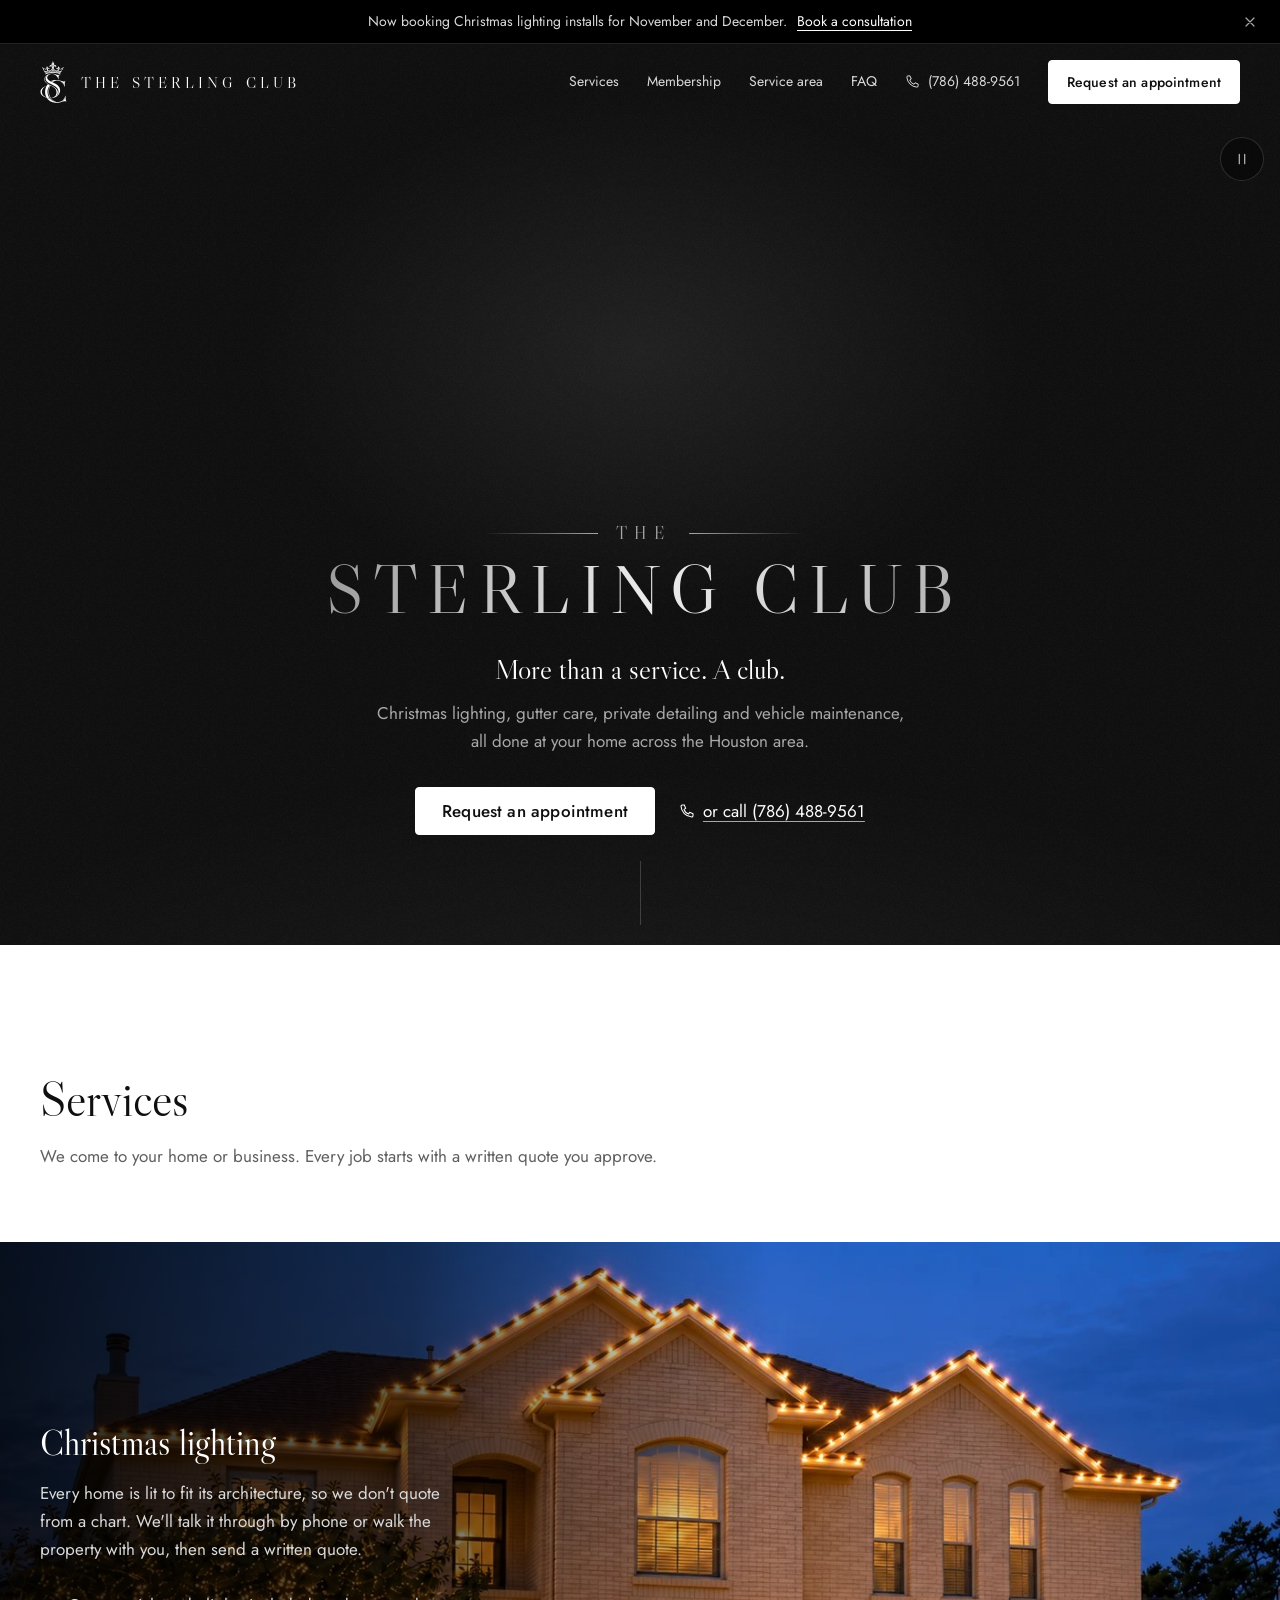
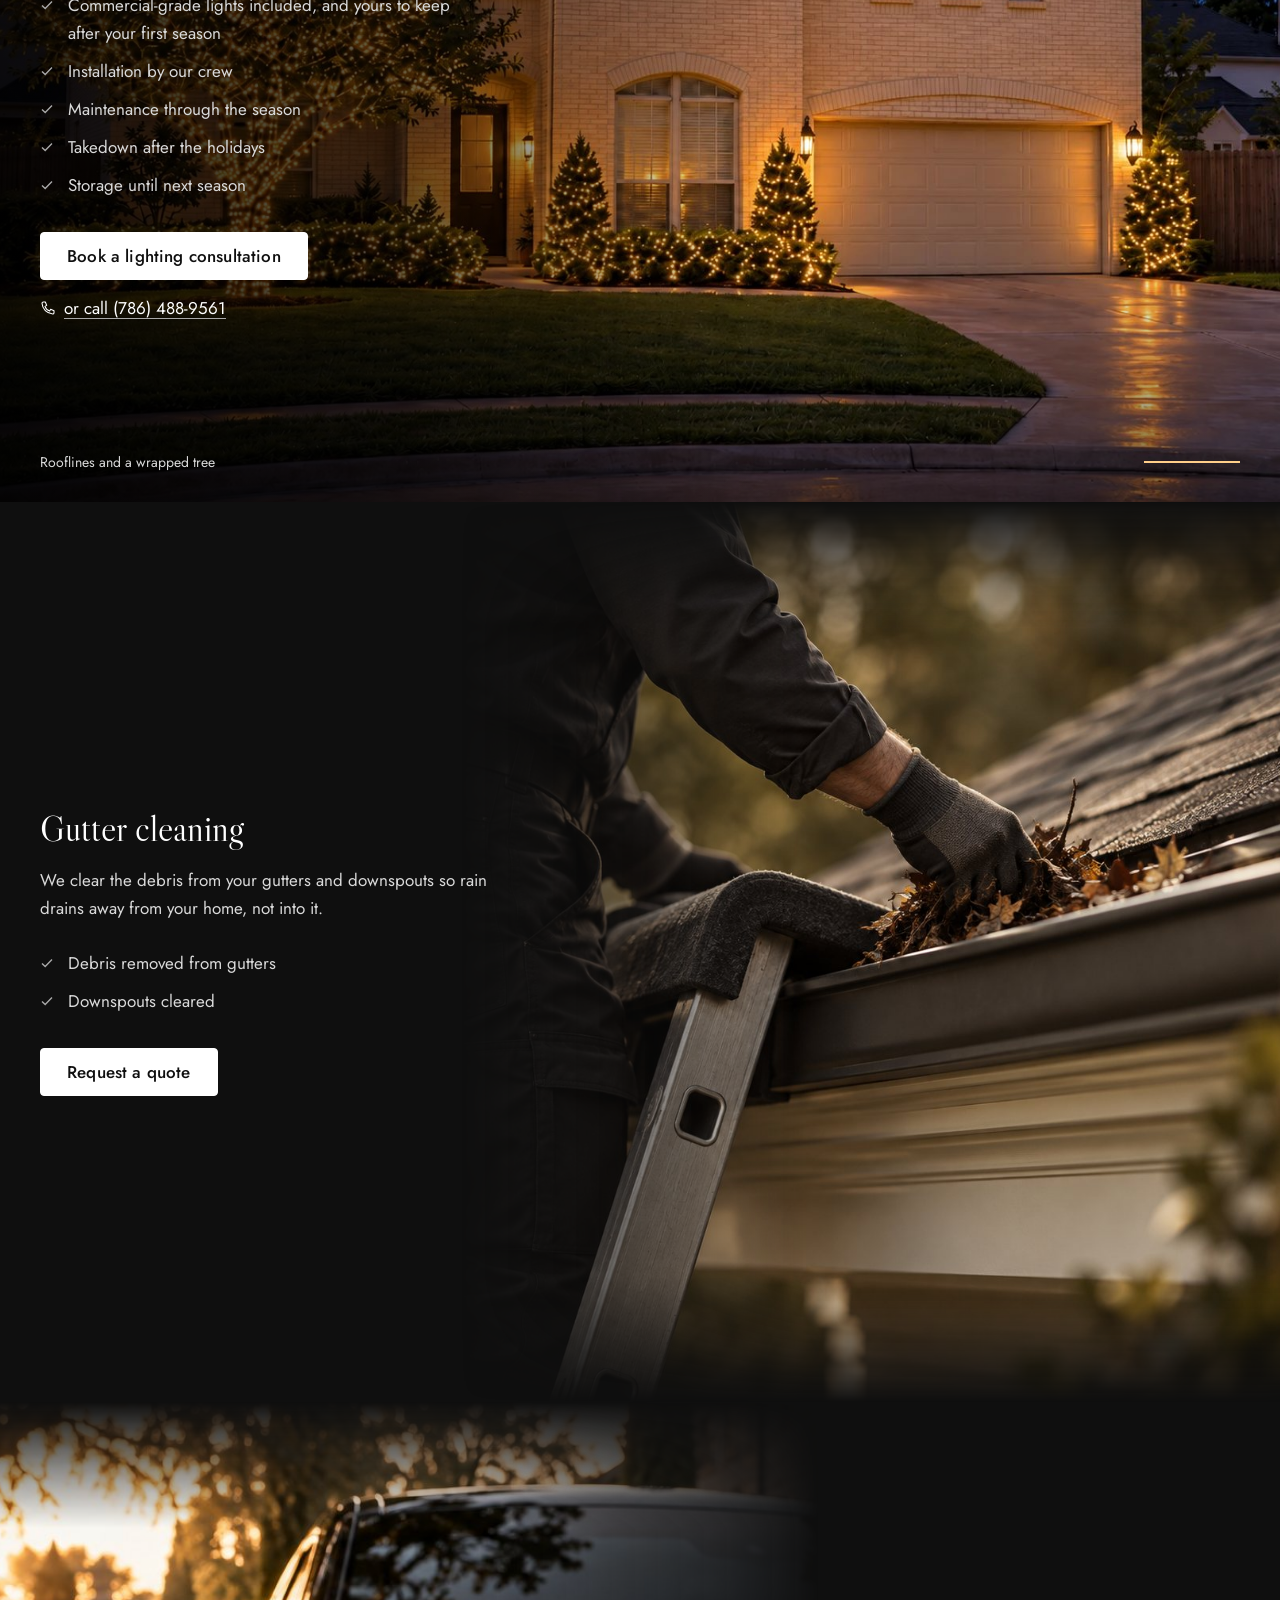
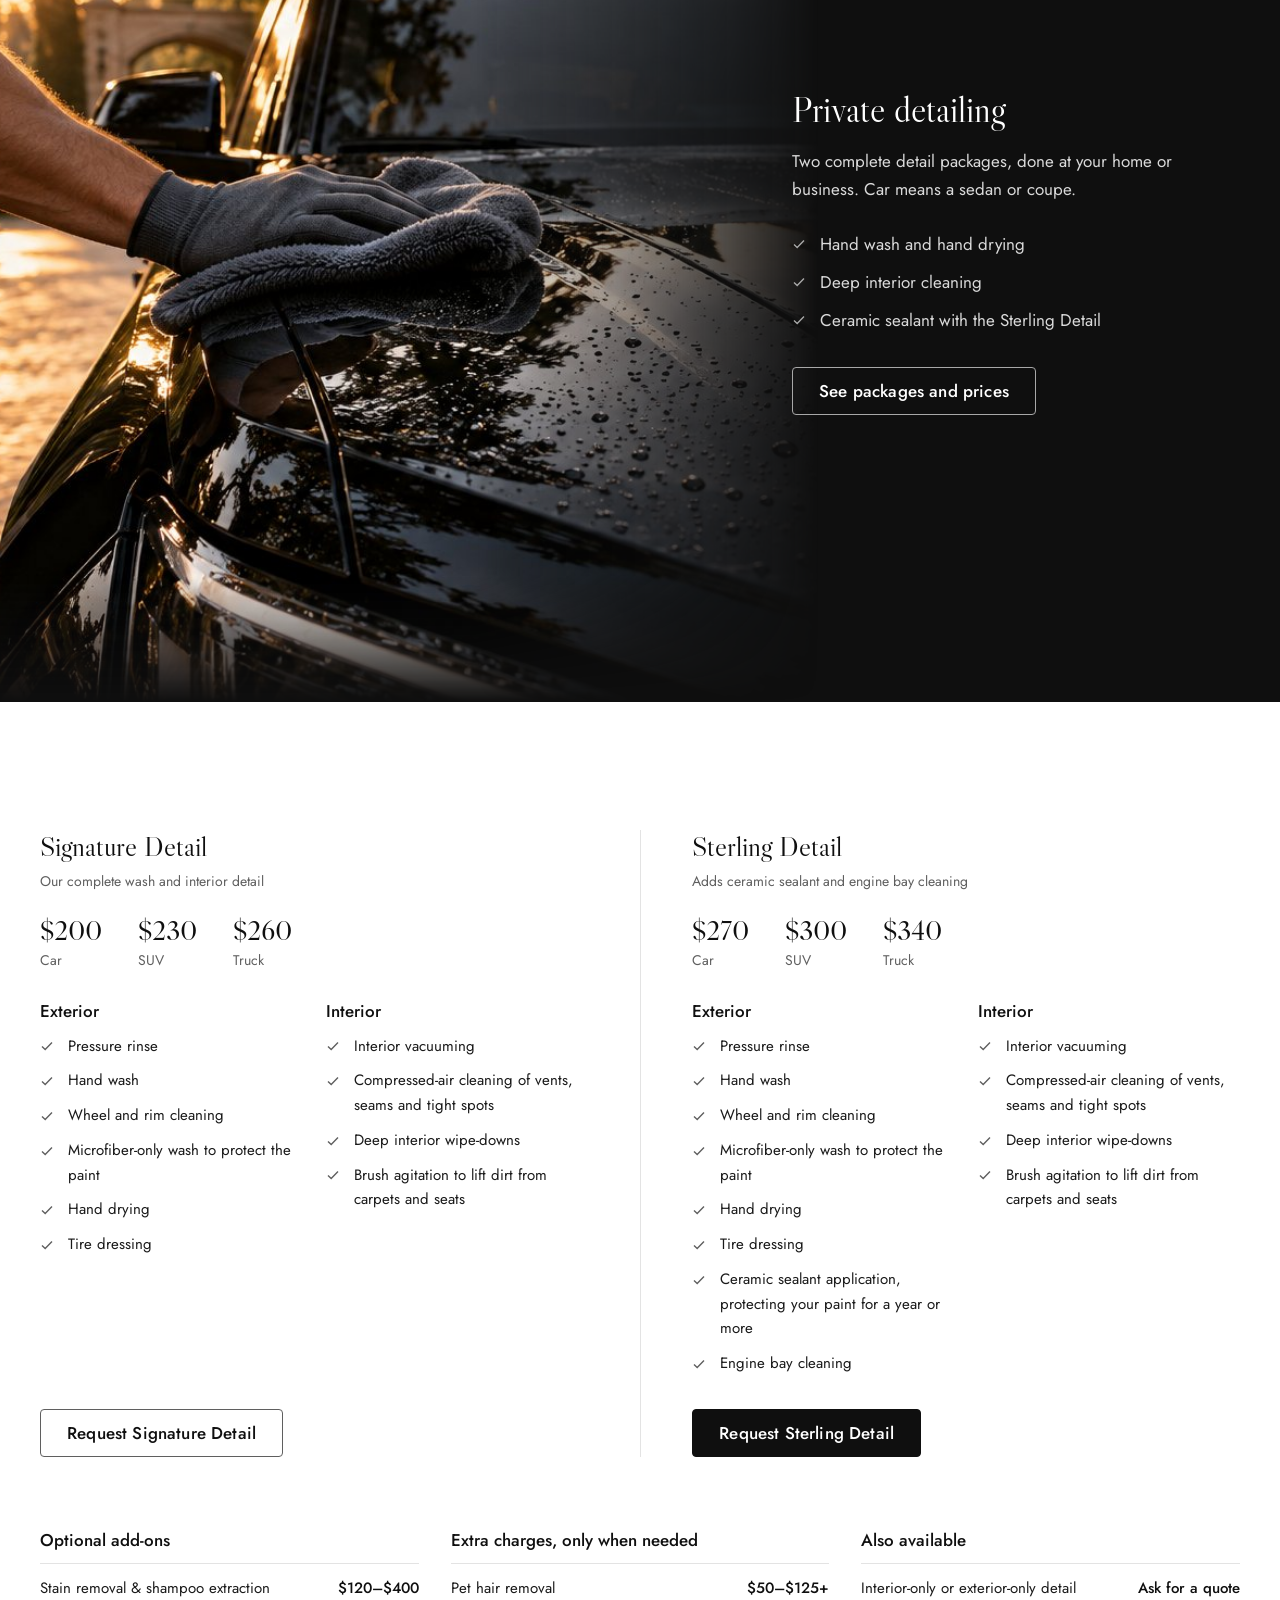
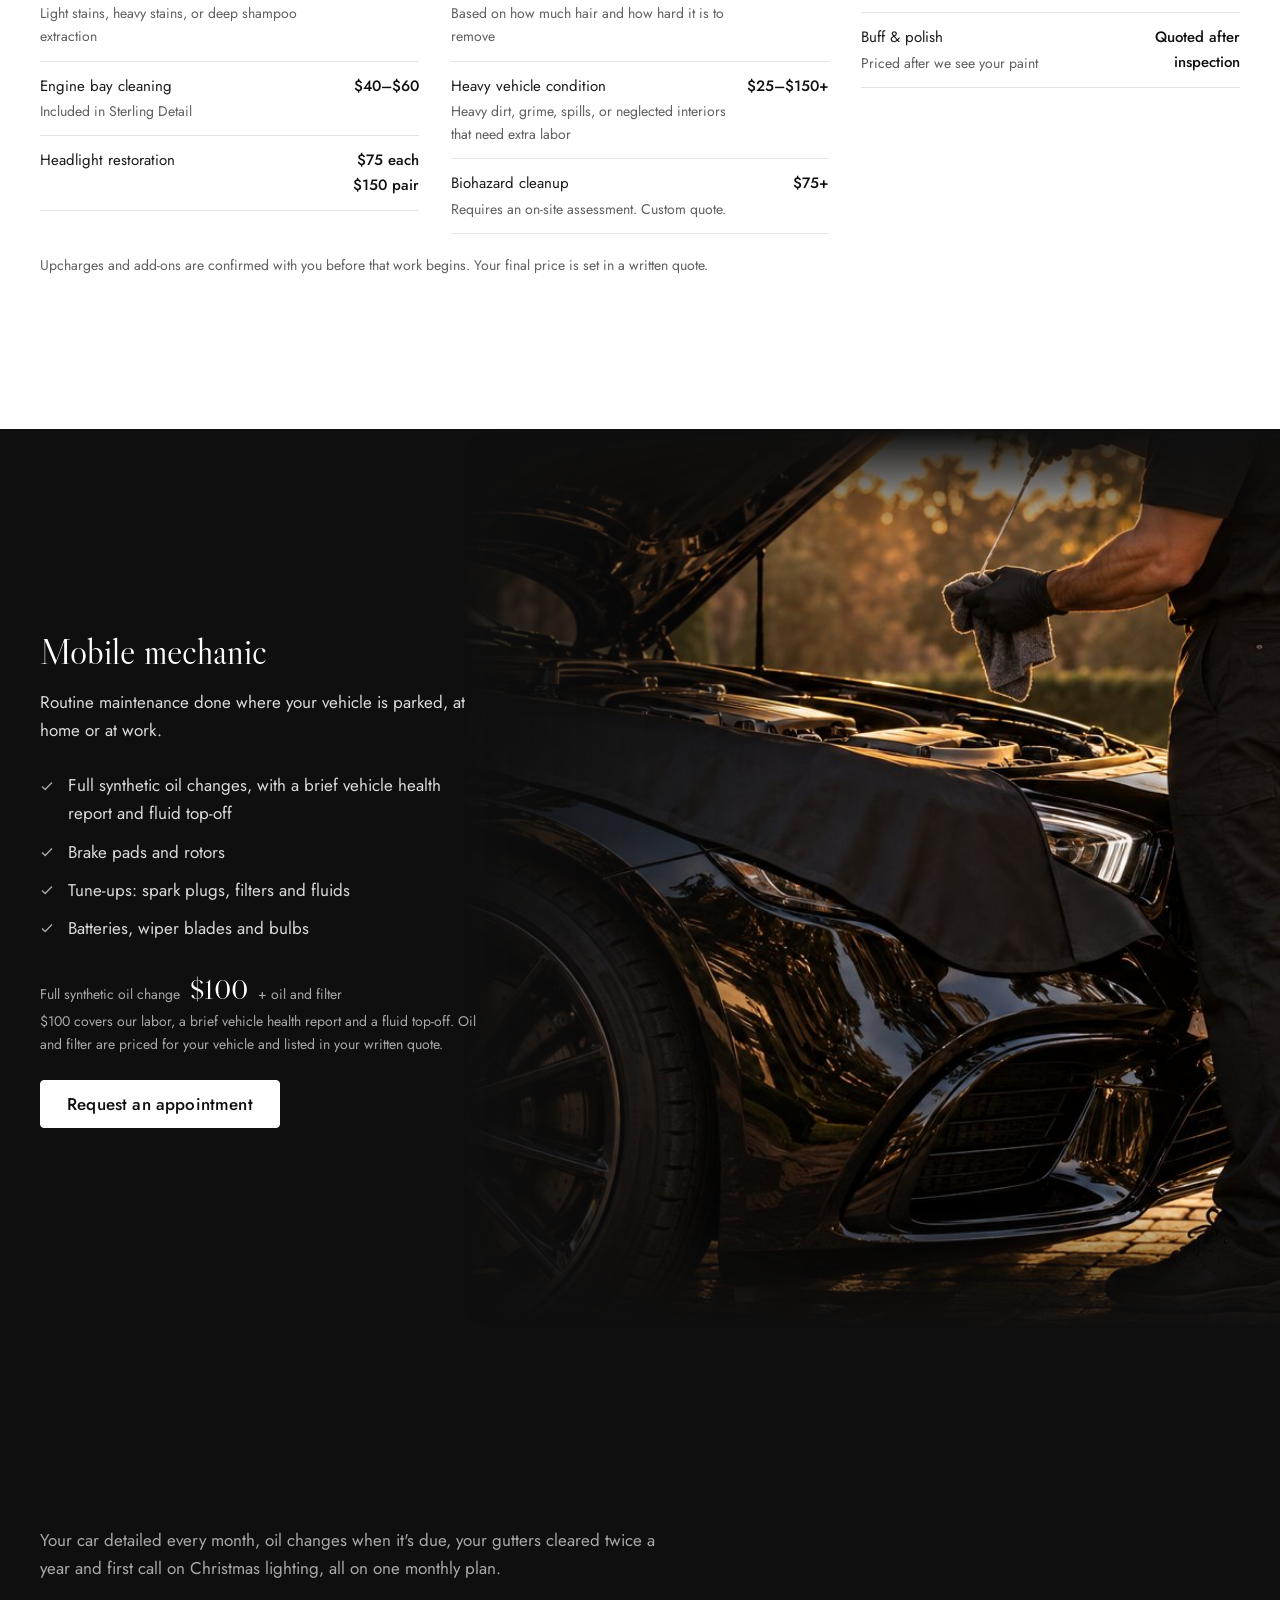
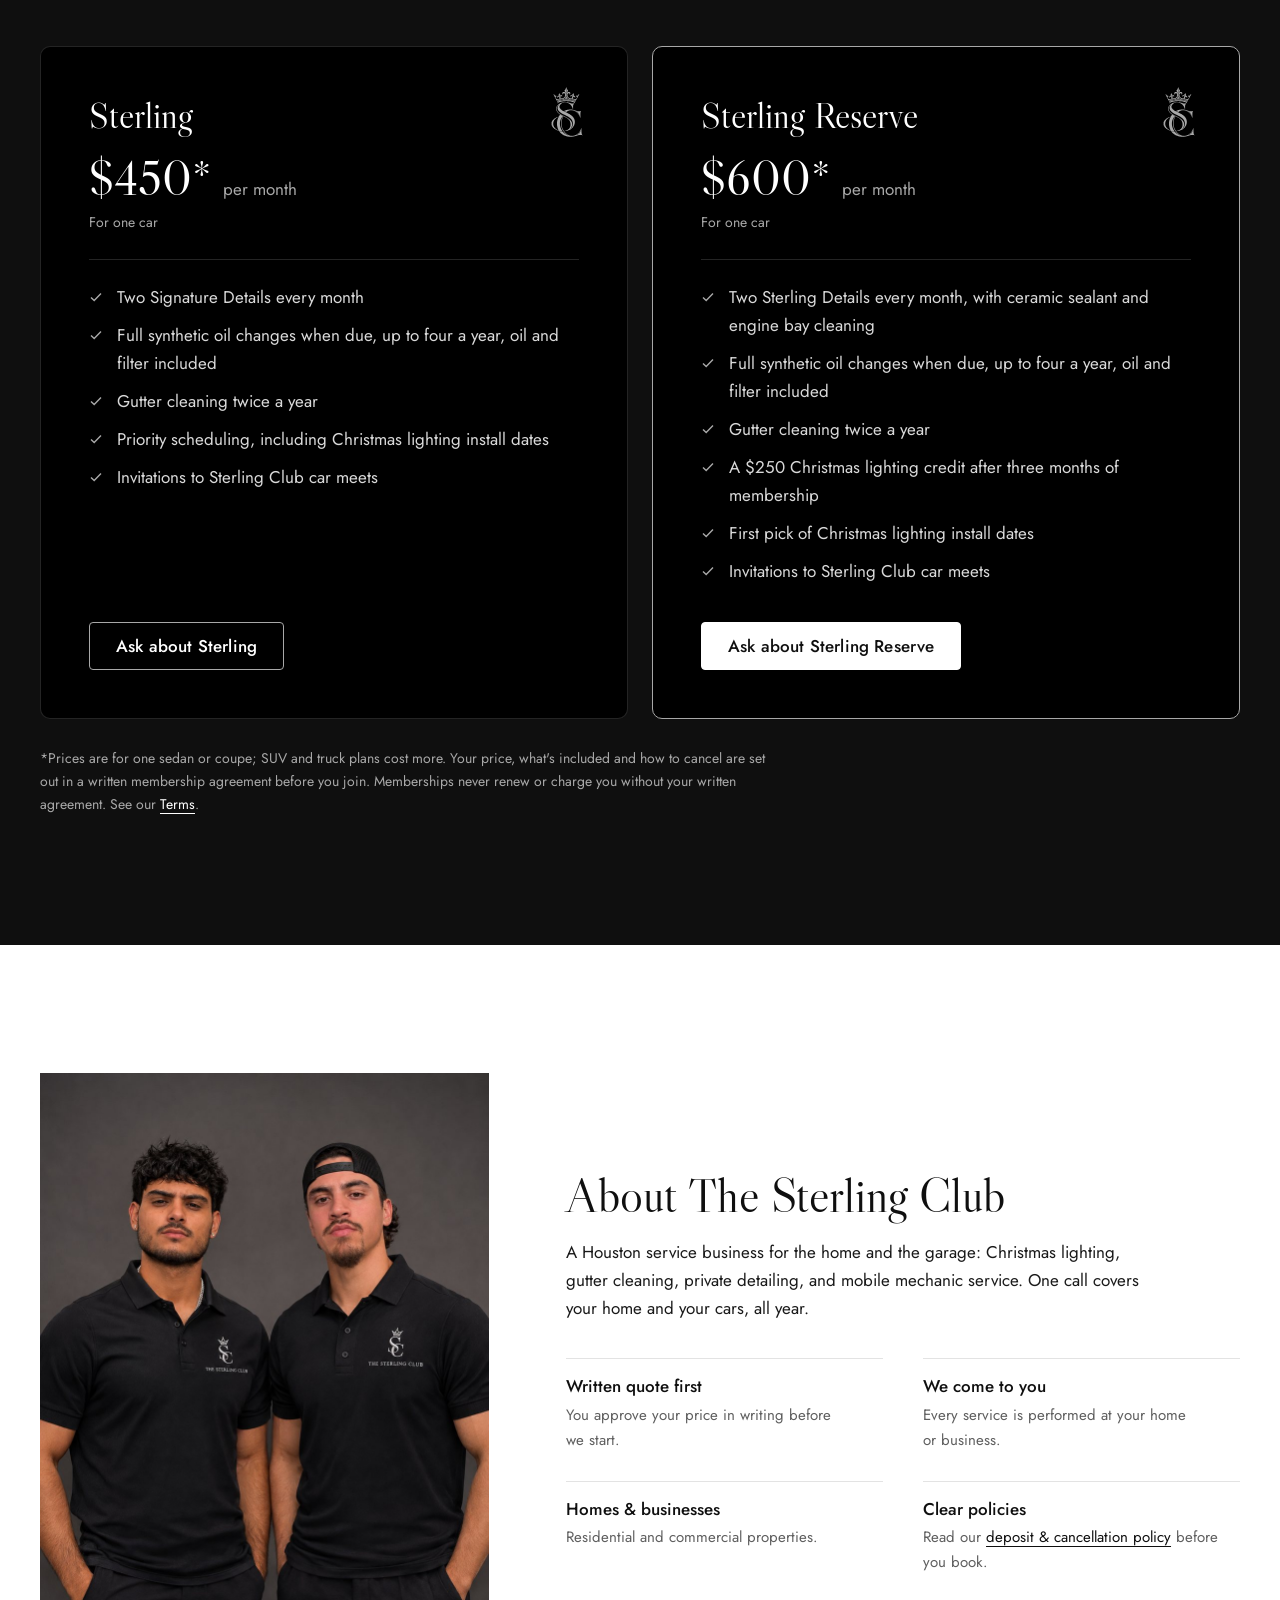
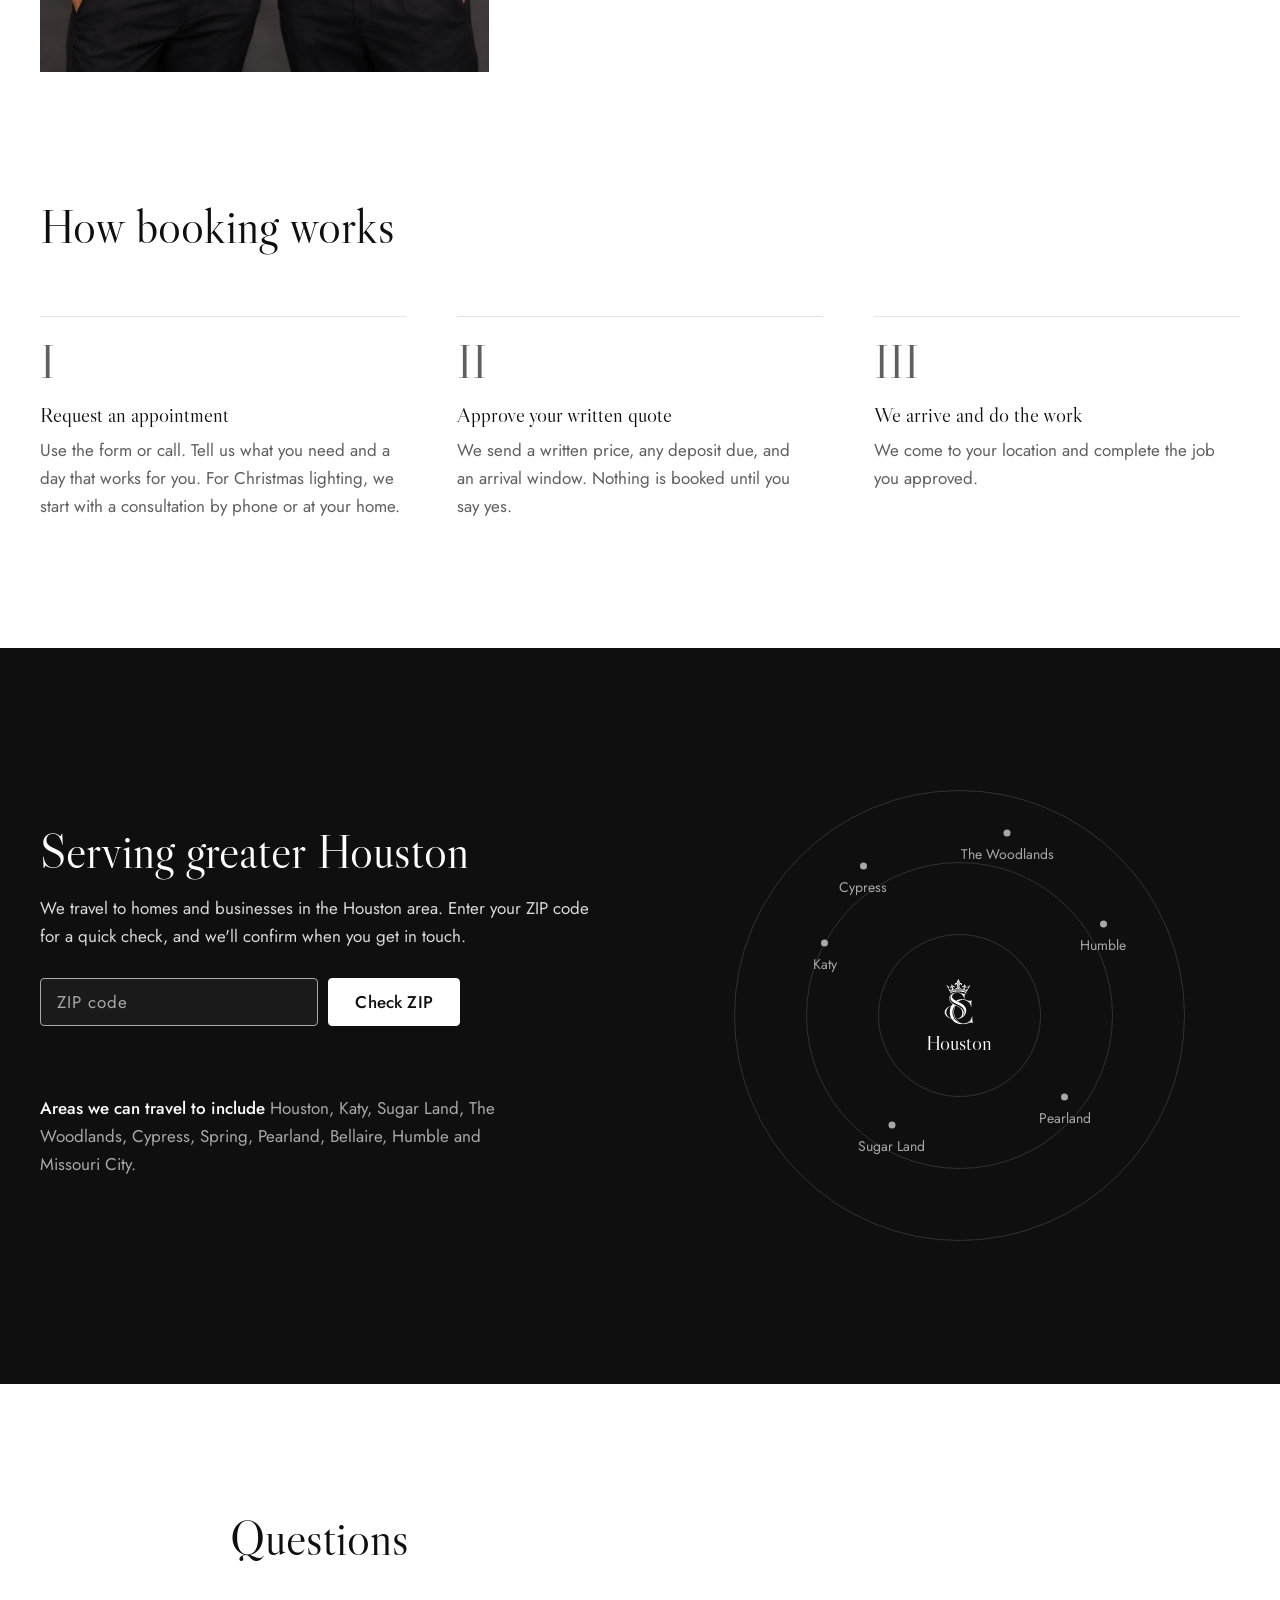
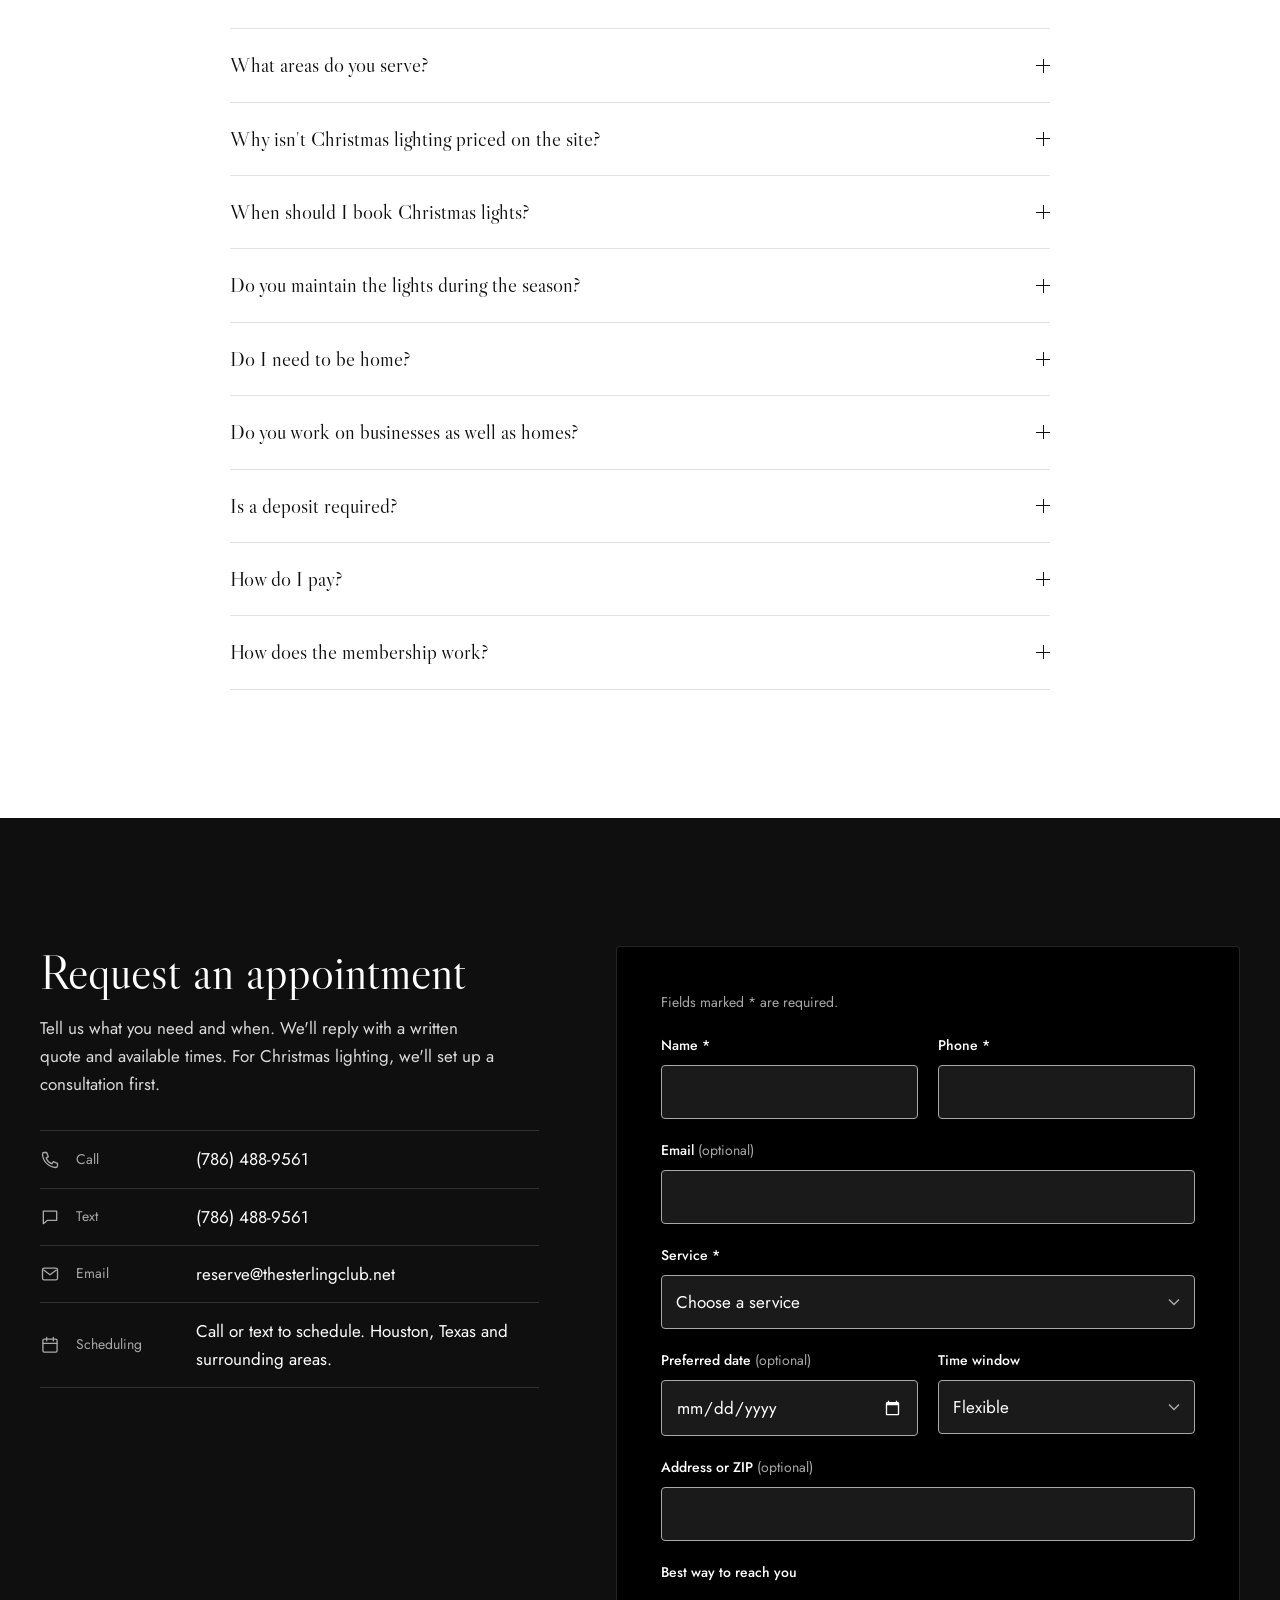
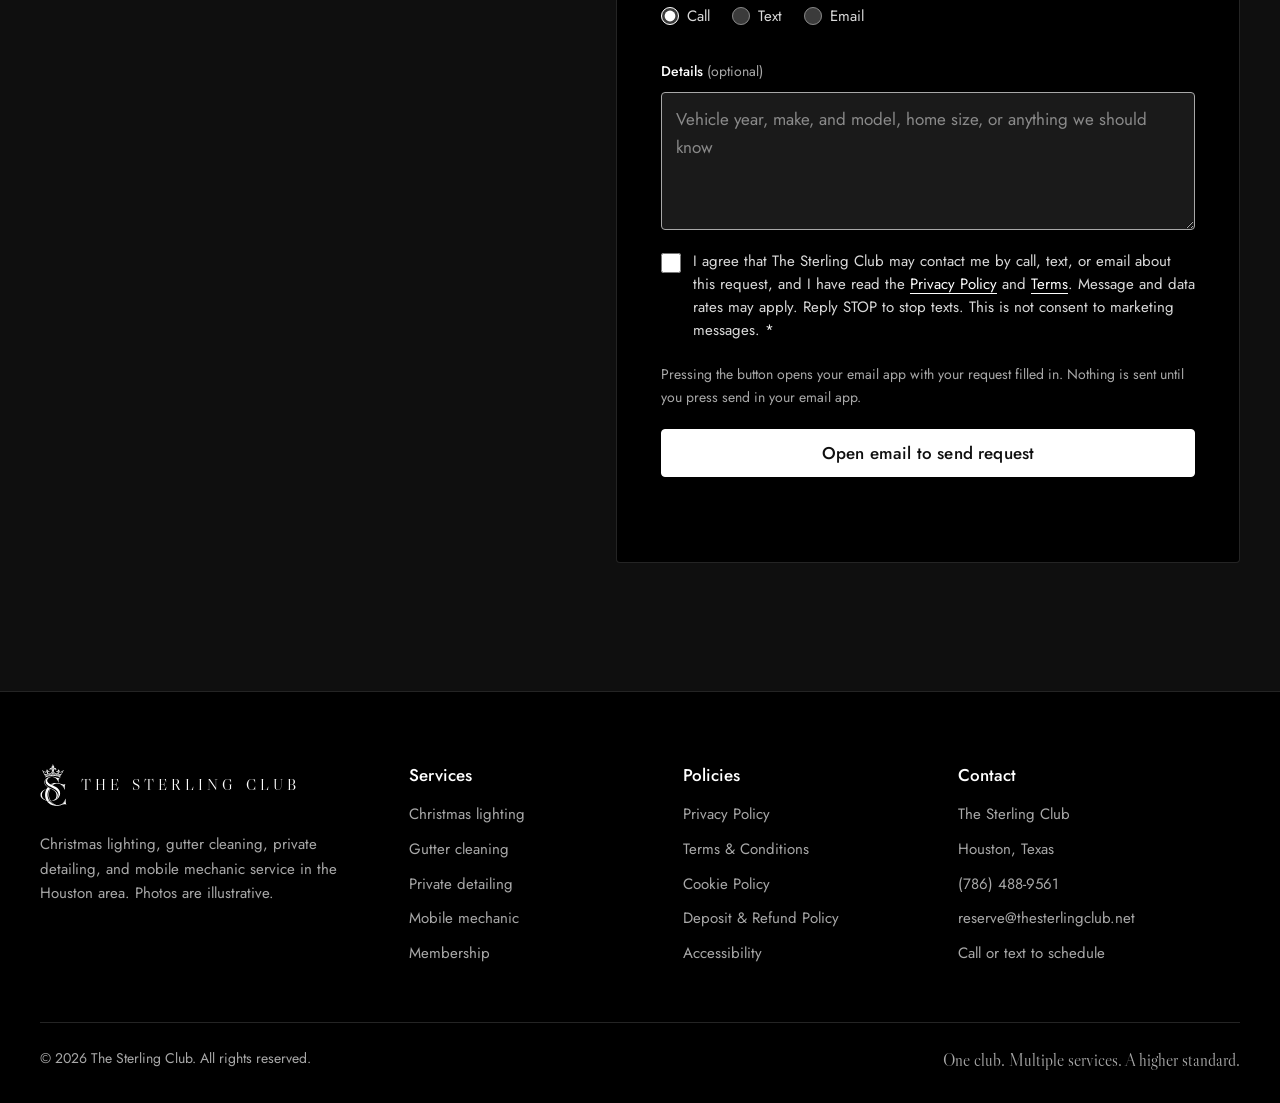
<file: index.html>
<!DOCTYPE html>
<html lang="en">
<head>
  <meta charset="UTF-8" />
  <meta name="viewport" content="width=device-width, initial-scale=1.0" />
  <title>The Sterling Club | Christmas Lighting &amp; Vehicle Service in Houston</title>
  <meta name="description" content="Christmas light installation, gutter cleaning, private mobile detailing and mobile mechanic service across the Houston area. Call (786) 488-9561." />
  <meta name="theme-color" content="#0F0F0F" />
  <!-- If the site moves to thesterlingclub.net, change this address here, in the tags below, in the
       business details further down, on the policy pages and in sitemap.xml. -->
  <link rel="canonical" href="https://joverdoser.github.io/TheSterlingClub/" />
  <meta property="og:type" content="website" />
  <meta property="og:site_name" content="The Sterling Club" />
  <meta property="og:url" content="https://joverdoser.github.io/TheSterlingClub/" />
  <meta property="og:title" content="The Sterling Club | Christmas Lighting &amp; Vehicle Service in Houston" />
  <meta property="og:description" content="Christmas lighting, gutter cleaning, private detailing and mobile mechanic service. We come to you." />
  <meta property="og:image" content="https://joverdoser.github.io/TheSterlingClub/images/share.jpg" />
  <meta property="og:image:width" content="1200" />
  <meta property="og:image:height" content="630" />
  <meta property="og:image:alt" content="The Sterling Club crest beside a Houston home lit with warm white Christmas lights" />
  <meta name="twitter:card" content="summary_large_image" />
  <link rel="icon" href="images/favicon.svg" type="image/svg+xml" />
  <!-- Fonts are stored on this site (see /fonts), so no visitor data is sent to Google or any other font service. -->
  <link rel="stylesheet" href="styles.css?v=club-3" />

  <!-- Helps search engines show your business in local results. -->
  <script type="application/ld+json">
  {
    "@context": "https://schema.org",
    "@type": "HomeAndConstructionBusiness",
    "name": "The Sterling Club",
    "slogan": "More than a service. A club.",
    "url": "https://joverdoser.github.io/TheSterlingClub/",
    "image": "https://joverdoser.github.io/TheSterlingClub/images/share.jpg",
    "telephone": "+1-786-488-9561",
    "email": "reserve@thesterlingclub.net",
    "areaServed": [{ "@type": "City", "name": "Houston, TX" }, { "@type": "City", "name": "Katy, TX" }, { "@type": "City", "name": "Sugar Land, TX" }, { "@type": "City", "name": "The Woodlands, TX" }, { "@type": "City", "name": "Cypress, TX" }, { "@type": "City", "name": "Spring, TX" }, { "@type": "City", "name": "Pearland, TX" }, { "@type": "City", "name": "Bellaire, TX" }, { "@type": "City", "name": "Humble, TX" }, { "@type": "City", "name": "Missouri City, TX" }],
    "address": { "@type": "PostalAddress", "addressLocality": "Houston", "addressRegion": "TX", "addressCountry": "US" },
    "makesOffer": [
      { "@type": "Offer", "itemOffered": { "@type": "Service", "name": "Christmas light installation, maintenance and takedown" } },
      { "@type": "Offer", "itemOffered": { "@type": "Service", "name": "Gutter cleaning" } },
      { "@type": "Offer", "itemOffered": { "@type": "Service", "name": "Private mobile detailing" } },
      { "@type": "Offer", "itemOffered": { "@type": "Service", "name": "Mobile mechanic: full synthetic oil changes, brakes, tune-ups, batteries" } }
    ]
  }
  </script>
</head>
<body>

  <svg width="0" height="0" style="position:absolute" aria-hidden="true" focusable="false">
    <symbol id="i-mono" viewBox="-6 -6 720 1138"><path d="M261 660L250.7 679L244.7 691.6L237.4 709.6L231 728L227.4 740.6L223.4 758.3L221 771.6L221 773.6L220.4 775.6L220 780.6L218.4 791L218 799.3L217.4 803.6L217.4 810L217 810.3L217 837L218 846.6L218 851.3L220 868.3L221 872.3L222 880L225.4 895.6L230 912.6L233 920.6L235.4 928.6L241.4 944L246.7 956L254 970.3L269.4 995.6L279.4 1009.6L294 1027.6L312.4 1046.3L322.4 1055.3L331.7 1063L344 1072L355.7 1079.6L372 1089L382.7 1094.3L391.4 1097.6L395.4 1099.6L395.7 1100.3L394.4 1100.6L390.4 1099.6L389.4 1099L369.7 1092.6L357.4 1087.6L334.4 1076L315.4 1064L299.4 1052L284 1038.6L268.4 1022.6L253.4 1004.6L230.4 1004.3L221 1003.3L216.4 1003.3L205 1001.3L195.4 1000.3L186.4 998.3L182.7 998L181 997.3L177.4 997L175.7 996.3L173.7 996.6L180 1006.6L193 1023.6L202.7 1034.6L214 1046L231 1060.6L240.4 1067.6L252.7 1076L264.4 1083L277.4 1090L294 1097.6L315.4 1106L327.4 1110L342.7 1114.3L361.4 1118.6L363.4 1118.6L365 1119.3L369 1119.6L378.7 1121.6L381 1121.6L383.4 1122.3L394 1123.6L411.4 1125L411.7 1125.3L416.4 1125.3L416.7 1125.6L448 1126L448.4 1125.6L458.4 1125.6L468 1124.6L472.7 1124.6L476 1124L486 1123.3L505 1120.6L508.7 1119.6L511 1119.6L514.7 1118.6L521.7 1117.6L524.7 1116.6L526.4 1116.6L552 1110.3L556.7 1108.6L561.4 1107.6L576.4 1102.3L577.4 1102.3L599 1094.3L611.7 1090.3L613.4 1090.3L619 1088.6L631.7 1086.3L647 1084.6L666.4 1084.3L682 1086.3L689.7 1088.3L696.4 1090.6L707.7 1097L708 1096.6L699 1083L694 1072.6L690 1060.3L687 1045.6L685 1028.3L685 1023.3L684 1013L684 1002L683.7 1001.6L683.7 992.6L683.4 992.3L683.4 984L683 983.6L683 964.6L682.7 964.3L682.7 933L681.7 932.3L677 932.3L676.4 933L672 947L665.4 964.3L660.7 975L650.4 995L639.4 1012.6L628.4 1027.3L618.4 1039L609 1048.6L595.7 1060.6L586.4 1068L574.7 1076L564 1082.3L552 1088.3L539.4 1093.6L530.7 1096.6L516.4 1100.6L506 1103L498.4 1104L496.4 1104.6L491 1105L488.7 1105.6L476 1106.3L475.7 1106.6L451 1106.3L435.7 1104.3L423.4 1101.6L413.7 1098.6L400.4 1093.6L389.4 1088.6L375 1081L363.4 1073.6L347.4 1062.3L335.7 1053L322.7 1041.3L309.4 1027.6L292.7 1007.6L280.7 991L271 975.3L263.7 962L257.7 950L252.4 937.6L244 915L238 893L233 868L232.7 863.6L232 861.3L231.7 855L231 852.3L230.7 844.3L230 840L230 832L229.7 831.6L230 805.3L230.4 805L230.4 800L232 783L236 758.3L236.7 757L240 740.6L243.7 727.3L249 712L249 711L257 690.6L262 679.6L269.7 665L269.7 664L268 662.6L262.4 660ZM668 980.3L668.4 982L663.4 996.6L662 999L658.4 1008.6L652.7 1020.3L649 1026.6L640.7 1039L630 1051.6L622.4 1059.3L610.4 1069.3L596.4 1078.6L581.7 1086.6L568.7 1092.6L555 1097.6L553.4 1097.6L553 1097.3L553.7 1096.6L562.7 1092.6L575 1086L590.4 1076L609.7 1060.6L620.4 1050.3L633 1036.3L641.7 1025.3L656 1003.3L667 981.3ZM197 624.3L193.7 628L182.4 643.3L172.4 659L167.4 668L165.7 670L141 676.6L126 682L107.7 690L92 698.3L83.4 703.3L71.4 711.3L61.7 718.6L51.7 727L35.7 743L27 753.6L17.7 767.6L10.7 781L6 792.6L3 802.3L0.7 814L-0 819.6L-0 838.6L2 852L6 866L10.4 876.6L15.4 886.6L20 894.6L27.7 905.6L39.7 920L55.7 935.3L73.4 949L87.4 958L105.4 967.6L114.7 972L131 978.6L144 983L166.4 989L191.4 994L193.7 994L213 997L217.4 997L228.7 998.3L234.4 998.3L235.4 997.6L233.7 997L225.7 996.3L223.7 995.6L211.7 994.3L209 993.3L206.4 993.3L203.4 992.3L196.4 991.3L193.7 990.3L192 990.3L189.4 989.3L183.4 988.3L181.4 987.3L173.7 985.3L170 983.6L170.4 983L192.4 989L194.4 989L197.4 990L199.4 990L202.4 991L206.4 991.3L213.7 993L238.4 996L244.7 996L245 996.3L246.7 996L246.7 995L245 993L233.7 974.6L222.7 954.3L213.7 934L209 921.6L204.4 907.3L197.7 881L197.7 879L194.7 863.3L192.7 842.6L192.7 833L192.4 832.6L192.7 813L193 812.6L193 808.3L194.7 792L195.4 790L197.7 775L198.7 772.6L198.7 771L199.7 768.6L199.7 767L203.7 752.6L212.7 728.6L225 704.3L235.4 687.6L246 673.6L251 667.6L259 659.3L259 658.6L229.4 643.3L213 634L199 625ZM13.4 804L13.7 806L12.4 813.6L12 821L11.7 821.3L12.4 839.3L15 855L17 862.3L21 873.6L20.7 875L19.7 874L18 870.6L13.7 859.3L10.7 848.3L9 838.3L9 833.6L8.7 833.3L9 821.6L10.7 811L12 806ZM161.7 675.6L162.7 676.6L152.7 697L145 716.3L137.7 739.3L137.7 740.6L136.7 743L136.7 744.3L133.7 755L133.7 756.6L132.7 759.3L130.4 774.3L129.7 776.3L126.7 804.3L126.4 844L126.7 844.3L126.7 850.6L127.7 858L127.7 862L130 880.6L132.7 895.3L135.7 906.6L136.7 912.3L137.7 914.6L140.7 926L146.7 943.3L147.7 945L147.7 946L155.7 964.6L164.4 981.3L163.7 982L153.4 978.3L140 972.3L127.7 966L114 957.6L100.4 948L92.4 941.3L80 929.3L74.7 923.3L66 912L59 900.6L55.4 893.6L50 881.6L50 880.6L49 879L49 878L46 869.6L43 858L41 846L40.7 834.6L40.4 834.3L40.7 818.6L42 807L45.4 792L49 780.3L55 766L59.4 757.6L65.4 747.6L74 735.6L81.4 727L94.4 714L105.4 705L113.7 699L124 692.6L140 684.3L150.4 679.6ZM291 538L291.4 538.6L312.4 549L319.4 552L324.7 555L330 557L340.7 562.3L342 562.3L346.4 558.6L357 551L373 541.6L383 536.6L394.7 532L407 528L415 526L422 524.6L424.4 524.6L426.4 524L436.4 523L441.4 523L441.7 522.6L456 522.6L456.4 523L462.4 523L477.7 524.6L488.4 527L490 527L491.4 527.6L494.4 528L495.7 528.6L502 530L503 530.6L504.4 530.6L514.7 534L524.4 537.6L539 544.6L548.7 550L561.4 558.3L573.4 567.3L588 580.6L597.7 590.6L607.4 602L616.7 614.6L623.7 625L631.7 638.3L644.4 663.6L650 677.6L654.4 691.6L655.4 692.3L660 692.3L660.7 691.6L660 656.3L659.7 656L659.7 638.3L659.4 638L659.4 596.3L659.7 596L659.7 589L660 588.6L660.7 578L663 564L666 554.3L669.4 546.6L677 534L677.7 532L676.4 532.3L674.4 534.3L669 538L662.7 541.3L658.7 543L650.7 545.3L645.4 546.3L635.4 547.3L626 547.3L625.7 547L613 546.3L599.4 544.3L576.4 539L565.4 535.3L558 532.3L547.4 529L543.7 527.3L541.7 527L540.7 526.3L524.4 521L504 515.3L501 515L498.4 514L492 513L489 512L487 512L484 511L465.7 508L449 506.3L435.4 506L435 505.6L414 505.6L413.7 506L401.7 506.3L378.7 509L365.7 511.3L348.7 515.3L335 519.3L315.4 526.3L301.4 532.3L292 537ZM551.4 542L552.4 542L557 544L562.7 547L584.7 560L599.4 571.3L611.7 583.3L621.4 595L632 611.6L638 623.6L640 629.3L642 633.3L645.4 643L645 644.6L643.7 643.3L640 635.3L635.4 627L624.4 610L613 595L604.4 585L590.4 571L582.7 564.3L567 552.3L552 543.3L551 542.3ZM515 362.3L514 362.3L510.7 364.3L503.4 367.3L493 370L484.4 371L476.7 371L476.4 370.6L468.7 370.3L457.7 368.3L455.7 368.3L438 364.3L406.7 354.3L404.4 354L399.7 352.3L398.4 352.3L392.7 350.3L387 349.3L376 346.3L353.7 342.3L335.7 340.3L329 340.3L328.7 340L322 340L321.7 339.6L294.4 340L271.4 342.3L249.7 346.3L248.4 347L245.4 347.3L243 348.3L237.7 349.3L235.4 350.3L234 350.3L232 351.3L230.7 351.3L229.7 352L227.7 352.3L215.4 356.6L206.4 360.3L189.7 368.3L181 373.3L163 385.6L154.7 392.6L144.4 402.6L133.7 415.3L123.7 430.6L118.7 440.3L114 451.3L111 461.3L108.7 471.6L107.4 485L107.7 498.6L108.7 506.6L110.7 515.6L115.7 531L118.7 538L123.4 547L131.4 559.6L139 569.6L146.7 578.3L160.7 592L178.4 606.3L188.4 613.6L209.4 627.3L244.4 647L245.7 647.3L272.7 661.3L296.4 672.6L337.7 694.3L355.4 705L365.4 711.6L373.4 717.6L383 725.6L395 737.6L406.7 752.3L412.7 762L420 776L427 794.6L431 810L431 811.6L433 820.6L433.4 826L434 829L434.4 839L434.7 839.3L434.7 853.3L434.4 853.6L434 863.3L431 882.6L427 897.3L421.7 910.6L417.7 919L412.7 927.3L404 939.3L396.4 947.3L383.7 957.6L371.4 965.6L351.7 976L334 983.3L333 983.3L319 988.3L314.4 989.3L312 990.3L310.7 990.3L308.4 991.3L294.4 994.3L292.4 994.3L291.7 995.6L294 998.3L305.7 998L306 997.6L316.4 997L344 992.6L360 989L362.4 988L363.7 988L366 987L375.4 984.6L401.4 974.6L422.4 964.3L440.7 953L458.7 939.3L467.7 931.3L477.7 921.3L489 908.3L492.7 903L495.4 900L505.7 884L514.4 867.6L522.4 848.3L527.4 831.6L530.4 817.3L530.4 815L531.4 810L532 798L532.4 797.6L532.4 777.6L530.4 760L527 745L521.4 728L514 712.3L505.4 697.3L496.4 684.6L482.4 668L466.4 652L451.4 639.3L430 623.6L409 610.3L391.7 600.3L352.4 580.3L343 576.3L331.4 570.3L327.7 569L318.7 564.3L307.4 559.3L282.7 547.3L255.7 533L244.7 526.3L228 514.6L217.7 506L211.7 500.3L203.4 491.3L195 480.3L191.7 475L185.4 461.3L183.7 454.6L182.7 446.6L182.7 443L183.7 434L186.7 422.6L189.7 415.6L195.4 404.6L201.7 395.3L209 386.6L217 378.6L228.4 369.6L238 363.3L246.4 359L256 355L269.4 351L275.4 350L278.4 349L293.4 347L298 347L298.4 346.6L325.4 347L340.4 349L350.4 351L368.7 356.3L374.7 359L379 360.3L393.7 367.3L405.4 374.3L415.4 381.3L427.4 391.3L436.7 400.6L442.7 407.3L454 422L463.4 436.6L471.7 453L476.4 464.3L481.7 479.6L482.7 484L483.4 485L485.4 494.3L486.4 495.3L491 495.3L492 494.6L492 421.3L491.7 421L491.7 405.3L491.4 405L491 396.6L489.7 389L488.7 386.3L486 383.6L477.7 380.3L475.7 379L478 378.6L485.7 380.3L492 380.3L494 379.6L495 380.3L493.4 385L493.4 400.6L493.7 401L493.7 408L494 408.3L494 414.6L494.7 421L495.7 418.6L496.4 414.6L499.4 404L502 397.3L505.7 390.3L511.4 381.6L514 376L515 371.3L515 364.6L515.4 364.3ZM190.4 378L191 378.3L188.4 381L178.7 389L171.4 396.6L166 403L158 414.3L153 423L148 433.6L146 439.3L145.7 441.6L144.7 443.6L141.7 456.6L140.7 465.6L140.7 479L141.7 487.3L144 497.3L147.7 508.3L151.7 517L157.7 527.3L164 536.3L174 548.3L185 559.3L190.7 564.3L205 575.6L223.7 588L237.4 596L257.7 607L283.7 620L320.7 637.3L359.4 657L361.7 658.6L369 662.3L392.4 676.6L414.4 692.3L423.7 700L436.4 711.6L452.4 729.3L461.7 742L467.7 751.6L474.4 764.6L478.4 773.6L483.7 789.6L486.4 801L488.4 814.3L488.4 819.3L489 824.3L489 834L488.7 834.3L488.4 844L487.4 848.3L487.4 851L486.7 853.3L486.4 857.6L481.4 876.3L475.4 891.3L470.7 900.6L462.7 914L456.7 922L449.7 930.3L434.4 945L420.4 955.3L413 960L412.4 960L412 959.3L424.4 949L434.7 938.3L440.7 931L449 919.3L454.7 909.6L459 901L462.7 892.3L465.4 883.6L466 882.6L470 865.6L471.7 850.6L471.7 839.3L471.4 839L471 830L469 818.6L468.4 817.3L468 814.3L466 807.3L462.7 798L455.7 783.6L449 772.6L441.4 762L433.4 752.3L419 737.6L402.4 723.3L391 714.6L376.4 704.6L357 692.6L336.7 681.3L298.7 662L257.7 642L226.7 625.3L202 610.3L182.7 596.6L166.4 583L154.4 571L147.7 563.3L135.4 546L130.4 536.6L124.7 523.3L121.4 512.3L119.4 501.6L119.4 498.3L118.7 494.3L118.7 484.6L119 484.3L119.4 476L120.7 468.6L121.4 467.3L121.4 465.3L125.4 452.3L131.4 439L137.7 428L145.7 416.6L152.4 409L163 398.3L170.7 391.6L185.4 381ZM135.7 361.6L136 363.3L137.4 365L141 367L142.4 367L142.7 362.3L145 358L150.4 352.3L156.7 348L165 344L175.4 340L176.4 340L178.4 339L182.7 338L194.4 334L196.7 333.6L197.7 333L210.4 329.6L211.7 329.6L213 329L243 323L270.7 319L277 318.6L290 317L303 316.3L303.4 316L319 315.6L319.4 315.3L327 315.3L327.4 315L349.4 315L349.7 315.3L357.4 315.3L357.7 315.6L366.4 315.6L366.7 316L372.4 316L372.7 316.3L386.4 317L390 317.6L394.4 317.6L418.4 320.6L444.4 325L446 325.6L453.7 327L455 327.6L462.7 329L484.7 335L499.4 340L514 346L523 351.3L529.4 357.3L531.4 361L532.7 367.3L536 366L538 364.3L539.4 361.6L539.4 359L537.7 355.3L534.4 351L532.7 346L532.7 342.3L533.4 340.3L538 334.3L537 333L523.4 326.3L505 319.3L504 319.3L495.7 316.3L486.7 314L485.7 313.3L483.4 313L478.7 311.3L456.4 306L454.7 306L453 305.3L449.7 305L436 302L408.4 298L388.7 296L376.7 295.3L376.4 295L368.4 295L368 294.6L353.4 294.3L353 294L323.7 294L323.4 294.3L314.7 294.3L309 295L296.7 295.3L292.7 296L284.4 296.3L281.4 297L276.7 297L251.4 300.3L249 301L246.4 301L237.4 303L228 304.3L226.4 305L224.7 305L204.7 309.3L203.4 310L202 310L200.7 310.6L189.4 313.3L167.4 320.3L148 328L137 333.6L137 334.3L139.4 336.6L141.7 340L142.7 343L142.7 345L140.7 351.3L136.4 358ZM126 320.3L126.7 324L128 326L130.4 327.6L132.7 327.6L135.4 325.3L140.7 322L150.4 317.3L165 311.6L166 311.6L176 308L178.4 307.6L197.4 302L208.4 299.6L211 298.6L212.7 298.6L218.7 297L242.4 292.6L271.7 288.6L288.7 287.3L292 286.6L302.4 286.3L307.7 285.6L314.7 285.6L315 285.3L349.4 285L349.7 285.3L368.7 285.6L369 286L396 287.6L402 288.6L405.4 288.6L410.7 289.6L422 290.6L425.7 291.6L435.4 293L437 293.6L441 294L442.7 294.6L445 294.6L446.7 295.3L450 295.6L469 299.6L470.4 300.3L485.7 304L486.7 304.6L496 307L497 307.6L505 310L528.4 319L536.4 323.3L542.4 327.6L544.4 327.3L547.4 324.3L548.4 321.3L548 318L546 314L543.7 311.6L539 309L528 304L516 299.3L503.4 295L502.4 295L500.4 294L487.4 290.6L479 288L473.7 287L467 285L449 281.6L447.4 281L417 276L389 273L369 272L368.7 271.6L352.4 271.3L352 271L327.7 271L327.4 271.3L310 271.6L309.7 272L294.4 272.6L282.7 274L279 274L260 276L248.7 278L246.4 278L212.4 284.3L181 292.3L163.7 298L149.4 303.3L143.4 306.3L140.4 307.3L131.7 312L128 315.6L126.7 318ZM381.4 261.6L372.7 256.6L364 249.3L356.4 240.3L353.7 236.3L348.4 226.3L345.4 219.3L345.4 218.3L342.4 210L342.4 208.6L339.4 197.6L338.7 191.6L338 191L337.4 192.3L335.7 202.6L331.7 216L329.4 222.3L322.4 235.6L318.7 241L311.4 249.3L302.7 256.6L298 259.6L294.4 261.3L294 262L299.4 262L299.7 261.6L322 260.6L322.4 260.3L330 260.3L330.4 260L361 260.6L364.4 261.3L374.7 261.6L381 262.3ZM500.4 133L499.4 133L494 140L491.4 144.6L489.4 149.6L486 154.6L482.7 158.3L473.4 167L471.4 171.3L471.4 174L472.4 176L477 181.3L482.4 190.6L485.7 201.6L486.4 200.6L486.4 199L487 197.6L490.4 183L491 182L491.4 179.6L492 178.6L492.4 179L492.4 183.6L491.7 185.3L490.4 195.6L488.7 203L488 209.3L489 209L491.4 204.3L498 196L504.4 190L508.7 187L512.7 185L514.7 183L515.7 180.3L515.4 175.3L514.4 172.6L509 163.6L507.4 161.6L506.4 159.3L504 148.3L503.4 140.3L502.4 137ZM634 161.3L633.7 161L628 161.3L621.7 162.6L615.4 164.6L609.4 167.6L603.4 172.3L600 177L598.7 180.6L596.7 201L595.7 204.3L595.7 206.3L594.4 209L593.7 208.6L593.4 207.6L593.4 205L592.4 201.3L589.7 195.6L587.7 193L584.4 190L579.4 188L575 188L572 189L567.7 192.6L565.7 195.6L564.4 200L564 205.6L564.7 209.6L567 214.6L571.7 214.3L573.7 215L575.7 216.3L578.4 219.3L580 222.6L581 227L581 233L579.7 237L579.7 238.3L577.4 243.6L573.7 249.3L564.4 258.6L553.4 266.3L541.4 271.6L531.4 274L522.4 274L515.7 272.6L509 270L502.7 265.6L497.7 260.3L495.4 256.6L492.4 249.6L491.4 244.3L491.4 238.3L492 234L493.4 230L495.7 225.3L498 222L501 219L505.4 216.3L508.4 215.3L514.4 215L518 216L523 219L526.4 223L528 227.6L528 231.3L527.7 233L525.7 236.6L523.7 239L524 239.3L527 239L532.4 237.3L536 235.3L539 232.6L540.4 230.6L542.4 224L542 219.6L540 217.3L539.4 215L537.7 211.6L534.7 207.3L531.7 200.3L527.4 197L519.7 194.3L512 193.6L504 195.6L500 198L494.7 203L489.4 210L486.7 215.6L485.4 220L484 220.6L483.7 220.3L483.7 210L483 205.3L480.7 197.3L478.7 193L476.4 189.6L471.7 185L465.7 181.3L459 179.3L456 179L449 179.3L442.7 181.3L437.4 184.6L433.7 189.3L432 193.6L431.4 196.6L431.4 203.6L432.4 207.3L434 210.6L436 213.6L440 217.6L440.7 217.3L440 215L440 210.6L441 207.6L442.7 205L444.4 203.3L448 201.3L451.4 200.3L456 200.3L458.7 201L462.4 202.6L466.7 206.3L469.4 210.3L471 214.3L471.7 218.3L471.7 224.3L469.4 233.3L465.4 240L458.4 246.3L451 250.3L445.4 252L438.7 253L428.7 252.6L423 251.6L416 249.6L404.7 244.6L395.4 238.6L390.7 235L383.7 228.3L377.4 220.6L370.4 209.3L366.7 201L363.4 190L363.4 188L366.4 185.6L368.4 183L369.4 179.6L369.4 177.3L368.4 174L367.4 172.3L362.4 168L362.7 163.6L364.7 156.6L367.4 151L371.4 145.3L375 142L379.7 139L384.7 137L388 136.3L394.7 136.3L401 138L404.7 140L408.7 143.3L412 148L414 154L414 160.6L412.7 164.6L411 167.6L412.4 167.6L417.4 164.3L422.7 159L426 153.3L427.7 148.3L427.7 146.3L428.7 142L428.7 135L427.7 129.6L424.7 122L420.4 116L415.4 111.6L408.7 108L404.4 106.3L398 105L388 105L381.7 106.3L377 108L373 110L366.4 114.6L359 122.3L354.7 128.6L350.7 137L347.7 145.3L345 156.3L343.4 167.6L341.7 168.3L341.4 168L334.4 168L333.7 167.3L335.4 158.3L335.7 145L336.4 139.3L336.4 49.6L336.7 49.3L337 30L337.4 29.6L337.7 21.3L338 21L338.7 21.6L339.4 26.6L339.7 35L340.7 42.6L340.7 47.6L341.7 54L341.7 59.3L343 68.3L343 76.6L343.4 77L343.4 97L343 97.3L342.7 109L342.4 109.3L342.4 113.6L342 114L341 131.6L340.7 132L340.7 139.6L341.4 143.3L342 155.6L343 153.6L344.4 145.3L346.4 137.3L351.4 124.3L357.4 112.6L364 103L369.4 97L372.7 92.3L375 87L375.7 83L375.4 76L373.4 69.6L368.4 60.6L365.7 57.3L356.4 42.6L350.4 30.6L349.4 27.6L348.4 26.3L340.4 4L339 1L338 0L332.7 7.3L329.7 13L326.7 23.3L325.4 31.6L322.4 40L318.7 47L314 54.3L310.7 58.6L304.7 64.6L301.7 69L298.7 76L297.7 81.6L298.4 86.6L299.7 90.3L301 92.3L308.4 99L314.7 105.6L319.7 113L327.7 131L330.7 141L332.4 149L333 155.3L332.7 159L332.4 159.3L331.7 158.6L330 149.6L327.4 140.3L323 131L319.7 125.3L316 120.6L310 114.6L305 111L297.4 107.3L288.7 105L278.7 105L273.4 106L268 107.6L259.7 112.3L255.4 116.3L252 121L250 125L248.4 130L247.4 135.6L247.4 142.6L249.4 151.6L251.4 156L254 159.6L257.7 163.3L264.4 167.6L265.4 167.6L265.4 167L264 165.3L262.4 161.3L262 154L263 150L265.4 145.6L268.4 142.3L272.4 139.3L278 137L283.7 136L288.4 136.3L292.4 137.3L297.7 139.6L302.4 143L307.7 149.3L311.4 157L313.7 165.6L313.4 168.3L310.4 170L307.7 172.6L306.7 174.3L305.7 177.6L305.7 180L307 183.6L309.4 186.3L311.4 187.3L312.7 188.6L312.7 189.6L308.4 203L304.7 210.6L298.4 220.6L291.4 229L281.7 237.6L273.4 243.3L263 248.3L255.4 251L247.4 252.6L237 253L230 252L223 249.6L218.4 247.3L214 244.3L209.4 239.3L207.4 236.3L204.7 230L203.4 224L203.4 218.6L204.7 212.6L207.4 207.6L210.7 204L215.4 201.3L218.7 200.3L224.7 200.3L229 202L232.4 204.6L234.4 208L235 210L235 216L234.4 218L235.4 218L239.4 214.3L241 212L243.7 206.3L244.7 199.3L244 194.6L242 189.3L238.4 184.6L235 182.3L230.4 180.3L222.7 179L215 179.6L209.7 181.3L205.7 183.3L203 185.3L198.7 190L194.7 197L192 208L192 219.6L191.4 220.3L190.7 219.6L188.4 212.6L188.4 210.6L186.7 203.6L186.7 201.3L183.7 186.3L182.7 177.3L183 177L183.7 177.6L184.7 180.3L185 183.3L189.7 200.6L189.7 202.3L190 203L190.7 203L192.7 194L194.7 188.6L198.4 181.6L202.7 176L203.7 174L203.7 171L202.7 168L201 165.3L195 160L193.7 159.6L200 167.3L201 169.6L201.4 172L200.7 173L200 173L197 168.6L194.4 166L186.7 153L179.4 137.6L176.7 133.3L175.7 133.3L172 144.3L168.7 160.3L167 164.3L161 174L159.7 178.3L159.7 180.6L160.7 183L162.4 184.6L168.7 188L172.7 191L177.7 196L180 199L181 201.3L180.7 201.6L174.4 197L167 194.3L164.7 194L156.7 194.3L149 196.6L143.7 200L140 203.6L136.4 209.3L133.7 216.3L133.4 224.3L134.7 229.3L136.4 232.3L138.4 234.3L144.4 237.6L148.4 239L151.4 239.3L151.7 238.6L148.7 235L147.4 231.6L147.7 226.3L150 221.6L154.7 217.3L161.4 215L167.7 215.3L172.7 217.3L174.7 218.6L177.7 221.6L181.4 228L181.4 229L178 232.3L177.4 234.6L177.4 237L178.4 239.6L180.4 241.6L183.7 243.3L183.7 247L181.7 253.6L179.7 257.6L177.4 261L172 266.3L165 270.6L159.7 272.6L153.7 274L144 274L137.7 272.6L131.4 270.6L124.7 267.6L119.7 264.6L113 260L106.7 254.6L102 249.6L99 245.3L96 238.3L94.7 232.6L94.7 226.3L95.4 223L96.7 220L99 217L102.7 214.6L106.4 214.3L107.7 215L109 215L109.7 214.3L110.7 211.3L111 205.3L110.4 200L109.4 196.6L107 192.6L103.7 189.3L100.4 188L96 188L92.4 189.3L87.7 193.6L85.7 196.6L83.7 201.3L82.7 207.6L81.7 208.3L81 207.3L78.4 195L78 190.6L77.4 188.6L76.7 179.6L76 177.3L73.7 173.6L68.4 169L59 164.3L54 163L53 162.3L48 161.3L43.4 161L43 162.3L46.7 166.3L50.7 172.6L60.7 193L84.7 238L87 241.6L121.4 307.6L122.4 307.6L126 304L129.7 301.3L136.7 297.6L152 291.6L167.7 286.6L176.4 282L181.7 278L186.4 273.3L189.4 269L194 259.6L194.4 260L194 263L190.7 270.6L187.4 275.6L182.7 280.6L182.4 281.6L188 280.6L190.4 279.6L195.4 278.6L201.7 276.6L204.7 276.3L206 275.6L213 274.6L223.7 272.3L223.4 271.3L217.7 269.6L212 267L207.4 263.6L204.7 261L201.4 256.3L198.7 251L195.7 241.6L196.4 241L197.7 242.3L200 247L203.7 252L209.7 258L213.4 260.6L220 264.3L229.7 267.6L238 269L253.4 268.6L264.4 266.3L275.4 262.3L281.4 259.3L289.4 254.3L299 246.6L306.4 239.3L312.4 232L317.7 224L322.4 215L327.4 202.6L329.4 196L330.4 190L331.7 188.3L344 188.3L345.4 189.3L347.7 200L350.7 208.6L356.7 221.6L361.7 229.6L368 238L376 246.3L382 251.3L392.4 258.3L405.4 264.3L420 268.3L425.7 269L437.4 269L445.7 267.6L456.4 264L462.4 260.6L466.4 257.6L474 249.3L476.4 245.6L478.4 241.3L479.7 240.3L480 243.3L479.4 246.6L477.7 249.3L477 252L474.7 256.6L471.7 261L466.7 266L464.7 267.3L459 269.6L452.7 271.6L452.7 272.3L465.4 274.6L476.7 277.6L478 277.6L494 282.3L494.4 281.6L488.7 276L486.4 272.6L483.4 266.3L483.7 264.6L485.4 266.6L488.4 272L491.4 275.6L498 281.3L507.7 286.6L518.7 290L536.4 297L544 301L548.7 304.3L551.4 307.3L552.4 307.6L553.4 306.6L578.4 260.3L594 232.6L599.4 222L608.4 206.3L612.7 197.3L615.7 192.6L625.7 173.6L628.4 169.3L633.4 163.6Z" fill="currentColor" fill-rule="evenodd"/></symbol>
    <symbol id="i-phone" viewBox="0 0 24 24"><path d="M5 3h3l2 5-2.5 1.5a11 11 0 0 0 7 7L16 14l5 2v3a2 2 0 0 1-2 2A17 17 0 0 1 3 5a2 2 0 0 1 2-2Z" fill="none" stroke="currentColor" stroke-width="1.6" stroke-linejoin="round"/></symbol>
    <symbol id="i-chat" viewBox="0 0 24 24"><path d="M4 5h16v11H9l-5 4Z" fill="none" stroke="currentColor" stroke-width="1.6" stroke-linejoin="round"/></symbol>
    <symbol id="i-mail" viewBox="0 0 24 24"><rect x="3" y="5" width="18" height="14" rx="2" fill="none" stroke="currentColor" stroke-width="1.6"/><path d="m4 7 8 6 8-6" fill="none" stroke="currentColor" stroke-width="1.6" stroke-linejoin="round"/></symbol>
    <symbol id="i-calendar" viewBox="0 0 24 24"><rect x="3.5" y="5" width="17" height="15.5" rx="1.5" fill="none" stroke="currentColor" stroke-width="1.6"/><path d="M3.5 10h17M8 3v4M16 3v4" fill="none" stroke="currentColor" stroke-width="1.6" stroke-linecap="round"/></symbol>
    <symbol id="i-close" viewBox="0 0 24 24"><path d="M6 6l12 12M18 6 6 18" stroke="currentColor" stroke-width="1.8" stroke-linecap="round"/></symbol>
    <symbol id="i-up" viewBox="0 0 24 24"><path d="m6 15 6-6 6 6" fill="none" stroke="currentColor" stroke-width="1.8" stroke-linecap="round" stroke-linejoin="round"/></symbol>
  </svg>

  <a class="skip-link" href="#main">Skip to content</a>

  <!-- ============ Announcement bar ============ -->
  <aside class="announce" id="announce" aria-label="Announcement">
    <p>Now booking Christmas lighting installs for November and December. <a href="#book" data-service="Christmas lighting">Book a consultation</a></p>
    <button type="button" class="announce-close" aria-label="Close announcement"><svg aria-hidden="true"><use href="#i-close" /></svg></button>
  </aside>

  <!-- ============ Header ============ -->
  <header class="site-header">
    <div class="wrap nav">
      <a href="#top" class="brand" aria-label="The Sterling Club, back to top">
        <svg class="brand-mark" aria-hidden="true"><use href="#i-mono" /></svg>
        <span class="brand-name">The Sterling Club</span>
      </a>
      <nav class="nav-links" id="nav-links" aria-label="Main">
        <a href="#services">Services</a>
        <a href="#membership">Membership</a>
        <a href="#area">Service area</a>
        <a href="#faq">FAQ</a>
        <a href="tel:+17864889561" class="nav-phone"><svg aria-hidden="true"><use href="#i-phone" /></svg>(786) 488-9561</a>
        <a href="#book" class="btn btn-sm">Request an appointment</a>
      </nav>
      <button type="button" class="nav-toggle" aria-label="Open menu" aria-expanded="false" aria-controls="nav-links">
        <span></span><span></span>
      </button>
    </div>
  </header>

  <main id="main">

    <!-- ============ Hero: 3D silver monogram (js/medallion.js) ============ -->
    <section class="hero" id="top">
      <div class="hero-glow" aria-hidden="true"></div>
      <div class="hero-stage" aria-hidden="true">
        <svg class="hero-mono"><use href="#i-mono" /></svg>
        <canvas class="hero-canvas" id="medallion"></canvas>
      </div>
      <div class="hero-inner">
        <h1 class="lockup"><span class="lockup-the">The</span> <span class="lockup-name">Sterling Club</span></h1>
        <p class="hero-line">More than a service. A club.</p>
        <p class="hero-sub">Christmas lighting, gutter care, private detailing and vehicle maintenance, all done at your home across the Houston area.</p>
        <div class="actions">
          <a href="#book" class="btn">Request an appointment</a>
          <a href="tel:+17864889561" class="call-link"><svg aria-hidden="true"><use href="#i-phone" /></svg>or call (786) 488-9561</a>
        </div>
      </div>
      <a class="scroll-cue" href="#services"><span class="visually-hidden">Scroll to services</span></a>
      <button type="button" class="hero-pause" aria-pressed="false" aria-label="Pause logo animation" hidden>
        <svg class="i-pause" viewBox="0 0 24 24" aria-hidden="true"><path d="M8 5v14M16 5v14" stroke="currentColor" stroke-width="2" stroke-linecap="round"/></svg>
        <svg class="i-play" viewBox="0 0 24 24" aria-hidden="true"><path d="M8 5v14l11-7Z" fill="currentColor"/></svg>
      </button>
    </section>

    <!-- ============ Services ============ -->
    <section class="section services-intro tone-light" id="services">
      <div class="wrap">
        <header class="section-head">
          <h2 data-reveal>Services</h2>
          <p data-reveal>We come to your home or business. Every job starts with a written quote you approve.</p>
        </header>
      </div>
    </section>

    <!-- Christmas lighting: the home lights up as you scroll (script.js). Sold by consultation, so no prices are shown. -->
    <section class="lights" id="lighting" aria-labelledby="lighting-h">
      <div class="lights-sticky">
        <div class="lights-scene" aria-hidden="true">
          <figure class="scene" data-label="Rooflines and a wrapped tree">
            <img class="dim" src="images/lights-suburban.jpg?v=2" alt="" width="1672" height="941" />
            <img class="lit" src="images/lights-suburban.jpg?v=2" alt="" width="1672" height="941" />
          </figure>
          <div class="lights-shade"></div>
        </div>
        <div class="wrap lights-copy">
          <div class="lights-card">
            <h3 id="lighting-h" data-reveal>Christmas lighting</h3>
            <p data-reveal>Every home is lit to fit its architecture, so we don't quote from a chart. We'll talk it through by phone or walk the property with you, then send a written quote.</p>
            <ul class="checks" data-reveal>
              <li>Commercial-grade lights included, and yours to keep after your first season</li>
              <li>Installation by our crew</li>
              <li>Maintenance through the season</li>
              <li>Takedown after the holidays</li>
              <li>Storage until next season</li>
            </ul>
            <div class="actions" data-reveal>
              <a href="#book" class="btn" data-service="Christmas lighting">Book a lighting consultation</a>
              <a href="tel:+17864889561" class="call-link"><svg aria-hidden="true"><use href="#i-phone" /></svg>or call (786) 488-9561</a>
            </div>
          </div>
        </div>
        <div class="lights-caption" aria-hidden="true"><span class="lights-label">Rooflines and a wrapped tree</span><span class="lights-steps"><i></i></span></div>
      </div>
    </section>

    <section class="panel" id="gutters">
      <figure class="panel-media" style="--focus: 50% 35%"><img src="images/gutter.jpg" alt="Technician in dark workwear on a padded ladder, clearing leaves from a gutter by hand (illustrative photo)" width="1122" height="1402" loading="lazy" /></figure>
      <div class="wrap panel-inner">
        <div class="panel-copy">
          <h3 data-reveal>Gutter cleaning</h3>
          <p data-reveal>We clear the debris from your gutters and downspouts so rain drains away from your home, not into it.</p>
          <ul class="checks" data-reveal>
            <li>Debris removed from gutters</li>
            <li>Downspouts cleared</li>
          </ul>
          <div class="actions" data-reveal><a href="#book" class="btn" data-service="Gutter cleaning">Request a quote</a></div>
        </div>
      </div>
    </section>

    <section class="panel panel-flip" id="detailing">
      <figure class="panel-media" style="--focus: 30% 50%"><img src="images/detailing.jpg" alt="Gloved hand drying the hood of a black SUV with a microfiber towel in an estate driveway at sunset (illustrative photo)" width="1536" height="1024" loading="lazy" /></figure>
      <div class="wrap panel-inner">
        <div class="panel-copy">
          <h3 data-reveal>Private detailing</h3>
          <p data-reveal>Two complete detail packages, done at your home or business. Car means a sedan or coupe.</p>
          <ul class="checks" data-reveal>
            <li>Hand wash and hand drying</li>
            <li>Deep interior cleaning</li>
            <li>Ceramic sealant with the Sterling Detail</li>
          </ul>
          <div class="actions" data-reveal><a href="#packages" class="btn btn-ghost">See packages and prices</a></div>
        </div>
      </div>
    </section>

    <section class="section tone-light packages" id="packages" aria-label="Detailing packages and prices">
      <div class="wrap">
          <div class="pkg-grid">
            <article class="pkg">
              <h4>Signature Detail</h4>
              <p class="pkg-adds">Our complete wash and interior detail</p>
              <dl class="pkg-prices" aria-label="Signature Detail prices by vehicle"><div><dt>Car</dt><dd>$200</dd></div><div><dt>SUV</dt><dd>$230</dd></div><div><dt>Truck</dt><dd>$260</dd></div></dl>
              <div class="pkg-lists">
                <div>
                  <p class="pkg-sub">Exterior</p>
                  <ul class="checks">
                    <li>Pressure rinse</li>
                    <li>Hand wash</li>
                    <li>Wheel and rim cleaning</li>
                    <li>Microfiber-only wash to protect the paint</li>
                    <li>Hand drying</li>
                    <li>Tire dressing</li>
                  </ul>
                </div>
                <div>
                  <p class="pkg-sub">Interior</p>
                  <ul class="checks">
                    <li>Interior vacuuming</li>
                    <li>Compressed-air cleaning of vents, seams and tight spots</li>
                    <li>Deep interior wipe-downs</li>
                    <li>Brush agitation to lift dirt from carpets and seats</li>
                  </ul>
                </div>
              </div>
              <a href="#book" class="btn btn-ghost" data-service="Private detailing" data-detail="Package: Signature Detail">Request Signature Detail</a>
            </article>
            <article class="pkg">
              <h4>Sterling Detail</h4>
              <p class="pkg-adds">Adds ceramic sealant and engine bay cleaning</p>
              <dl class="pkg-prices" aria-label="Sterling Detail prices by vehicle"><div><dt>Car</dt><dd>$270</dd></div><div><dt>SUV</dt><dd>$300</dd></div><div><dt>Truck</dt><dd>$340</dd></div></dl>
              <div class="pkg-lists">
                <div>
                  <p class="pkg-sub">Exterior</p>
                  <ul class="checks">
                    <li>Pressure rinse</li>
                    <li>Hand wash</li>
                    <li>Wheel and rim cleaning</li>
                    <li>Microfiber-only wash to protect the paint</li>
                    <li>Hand drying</li>
                    <li>Tire dressing</li>
                    <li>Ceramic sealant application, protecting your paint for a year or more</li>
                    <li>Engine bay cleaning</li>
                  </ul>
                </div>
                <div>
                  <p class="pkg-sub">Interior</p>
                  <ul class="checks">
                    <li>Interior vacuuming</li>
                    <li>Compressed-air cleaning of vents, seams and tight spots</li>
                    <li>Deep interior wipe-downs</li>
                    <li>Brush agitation to lift dirt from carpets and seats</li>
                  </ul>
                </div>
              </div>
              <a href="#book" class="btn" data-service="Private detailing" data-detail="Package: Sterling Detail">Request Sterling Detail</a>
            </article>
          </div>

          <div class="addons">
            <div>
              <h4>Optional add-ons</h4>
              <ul class="addon-list">
                <li><span>Stain removal &amp; shampoo extraction<small>Light stains, heavy stains, or deep shampoo extraction</small></span><strong>$120–$400</strong></li>
                <li><span>Engine bay cleaning<small>Included in Sterling Detail</small></span><strong>$40–$60</strong></li>
                <li><span>Headlight restoration</span><strong>$75 each<br />$150 pair</strong></li>
              </ul>
            </div>
            <div>
              <h4>Extra charges, only when needed</h4>
              <ul class="addon-list">
                <li><span>Pet hair removal<small>Based on how much hair and how hard it is to remove</small></span><strong>$50–$125+</strong></li>
                <li><span>Heavy vehicle condition<small>Heavy dirt, grime, spills, or neglected interiors that need extra labor</small></span><strong>$25–$150+</strong></li>
                <li><span>Biohazard cleanup<small>Requires an on-site assessment. Custom quote.</small></span><strong>$75+</strong></li>
              </ul>
            </div>
            <div>
              <h4>Also available</h4>
              <ul class="addon-list">
                <li><span>Interior-only or exterior-only detail</span><strong>Ask for a quote</strong></li>
                <li><span>Buff &amp; polish<small>Priced after we see your paint</small></span><strong>Quoted after inspection</strong></li>
              </ul>
            </div>
          </div>
          <p class="price-note">Upcharges and add-ons are confirmed with you before that work begins. Your final price is set in a written quote.</p>
        
      </div>
    </section>

    <section class="panel" id="vehicle-care">
      <figure class="panel-media" style="--focus: 62% 50%"><img src="images/vehicle-care.jpg" alt="Technician checking the oil of a black sedan in a home driveway at sunset, with a fender cover on the paint (illustrative photo)" width="1060" height="1024" loading="lazy" /></figure>
      <div class="wrap panel-inner">
        <div class="panel-copy">
          <h3 data-reveal>Mobile mechanic</h3>
          <p data-reveal>Routine maintenance done where your vehicle is parked, at home or at work.</p>
          <ul class="checks" data-reveal>
            <li>Full synthetic oil changes, with a brief vehicle health report and fluid top-off</li>
            <li>Brake pads and rotors</li>
            <li>Tune-ups: spark plugs, filters and fluids</li>
            <li>Batteries, wiper blades and bulbs</li>
          </ul>
          <div data-reveal>
            <p class="price-from"><span>Full synthetic oil change</span><strong>$100</strong><span>+ oil and filter</span></p>
            <p class="price-note">$100 covers our labor, a brief vehicle health report and a fluid top-off. Oil and filter are priced for your vehicle and listed in your written quote.</p>
          </div>
          <div class="actions" data-reveal><a href="#book" class="btn" data-service="Mobile mechanic">Request an appointment</a></div>
        </div>
      </div>
    </section>

    <!-- ============ Membership ============ -->
    <!-- Membership prices and inclusions are estimates: edit them to match your real plans. -->
    <section class="section tone-dark" id="membership">
      <div class="wrap">
        <header class="section-head">
          <h2 data-reveal>Membership</h2>
          <p>Your car detailed every month, oil changes when it's due, your gutters cleared twice a year and first call on Christmas lighting, all on one monthly plan.</p>
        </header>

        <div class="tiers">
          <article class="tier" data-tilt>
            <svg class="tier-mark" aria-hidden="true"><use href="#i-mono" /></svg>
            <h3>Sterling</h3>
            <p class="tier-price"><span class="amt">$450*</span> per month</p>
            <p class="tier-note">For one car</p>
            <ul class="checks">
              <li>Two Signature Details every month</li>
              <li>Full synthetic oil changes when due, up to four a year, oil and filter included</li>
              <li>Gutter cleaning twice a year</li>
              <li>Priority scheduling, including Christmas lighting install dates</li>
              <li>Invitations to Sterling Club car meets</li>
            </ul>
            <a href="#book" class="btn btn-ghost" data-service="Membership: Sterling">Ask about Sterling</a>
          </article>

          <article class="tier tier-reserve" data-tilt>
            <svg class="tier-mark" aria-hidden="true"><use href="#i-mono" /></svg>
            <h3>Sterling Reserve</h3>
            <p class="tier-price"><span class="amt">$600*</span> per month</p>
            <p class="tier-note">For one car</p>
            <ul class="checks">
              <li>Two Sterling Details every month, with ceramic sealant and engine bay cleaning</li>
              <li>Full synthetic oil changes when due, up to four a year, oil and filter included</li>
              <li>Gutter cleaning twice a year</li>
              <li>A $250 Christmas lighting credit after three months of membership</li>
              <li>First pick of Christmas lighting install dates</li>
              <li>Invitations to Sterling Club car meets</li>
            </ul>
            <a href="#book" class="btn" data-service="Membership: Sterling Reserve">Ask about Sterling Reserve</a>
          </article>
        </div>
        <p class="fine">*Prices are for one sedan or coupe; SUV and truck plans cost more. Your price, what's included and how to cancel are set out in a written membership agreement before you join. Memberships never renew or charge you without your written agreement. See our <a href="terms.html#membership">Terms</a>.</p>
      </div>
    </section>

    <!-- ============ About + How it works ============ -->
    <!-- To change the team photo, replace images/team.jpg with a portrait photo (3:4) and update its description (alt). -->
    <section class="section tone-light" id="about">
      <div class="wrap">
        <div class="about">
          <figure class="about-img"><img src="images/team.jpg" alt="The Sterling Club team in black polo shirts with the crowned SC logo" width="900" height="1200" loading="lazy" /></figure>
          <div class="about-body">
            <h2 data-reveal>About The Sterling Club</h2>
            <p>A Houston service business for the home and the garage: Christmas lighting, gutter cleaning, private detailing, and mobile mechanic service. One call covers your home and your cars, all year.</p>
            <div class="promises">
              <div><h3>Written quote first</h3><p>You approve your price in writing before we start.</p></div>
              <div><h3>We come to you</h3><p>Every service is performed at your home or business.</p></div>
              <div><h3>Homes &amp; businesses</h3><p>Residential and commercial properties.</p></div>
              <div><h3>Clear policies</h3><p>Read our <a href="refunds.html">deposit &amp; cancellation policy</a> before you book.</p></div>
            </div>
          </div>
        </div>

        <div class="how" id="how">
          <header class="section-head">
            <h2 data-reveal>How booking works</h2>
          </header>
          <ol class="steps">
            <li><span class="step-n" aria-hidden="true">I</span><h3>Request an appointment</h3><p>Use the form or call. Tell us what you need and a day that works for you. For Christmas lighting, we start with a consultation by phone or at your home.</p></li>
            <li><span class="step-n" aria-hidden="true">II</span><h3>Approve your written quote</h3><p>We send a written price, any deposit due, and an arrival window. Nothing is booked until you say yes.</p></li>
            <li><span class="step-n" aria-hidden="true">III</span><h3>We arrive and do the work</h3><p>We come to your location and complete the job you approved.</p></li>
          </ol>
        </div>
      </div>
    </section>

    <!-- ============ Service area ============ -->
    <section class="section tone-dark" id="area">
      <div class="wrap area">
        <div class="area-info">
          <h2 data-reveal>Serving greater Houston</h2>
          <p>We travel to homes and businesses in the Houston area. Enter your ZIP code for a quick check, and we'll confirm when you get in touch.</p>
          <form class="zip-form" id="zip-form">
            <label for="zip" class="visually-hidden">ZIP code</label>
            <input id="zip" inputmode="numeric" maxlength="5" placeholder="ZIP code" autocomplete="postal-code" aria-describedby="zip-result" />
            <button class="btn" type="submit">Check ZIP</button>
          </form>
          <p class="zip-result" id="zip-result" role="status" aria-live="polite"></p>
          <!-- Edit this list to match where you actually work. -->
          <p class="area-towns"><strong>Areas we can travel to include</strong> Houston, Katy, Sugar Land, The Woodlands, Cypress, Spring, Pearland, Bellaire, Humble and Missouri City.</p>
        </div>
        <div class="map" aria-hidden="true">
          <div class="map-ring r1"></div><div class="map-ring r2"></div><div class="map-ring r3"></div>
          <span class="map-center"><svg><use href="#i-mono" /></svg>Houston</span>
          <span class="map-pin" style="--x:22%;--y:38%">Katy</span>
          <span class="map-pin" style="--x:60%;--y:15%">The Woodlands</span>
          <span class="map-pin" style="--x:36%;--y:76%">Sugar Land</span>
          <span class="map-pin" style="--x:72%;--y:70%">Pearland</span>
          <span class="map-pin" style="--x:30%;--y:22%">Cypress</span>
          <span class="map-pin" style="--x:80%;--y:34%">Humble</span>
        </div>
      </div>
    </section>

    <!-- ============ FAQ ============ -->
    <section class="section tone-light" id="faq">
      <div class="wrap wrap-narrow" style="margin-inline:auto">
        <header class="section-head">
          <h2 data-reveal>Questions</h2>
        </header>
        <div class="faq">
          <details><summary>What areas do you serve?</summary><div class="faq-a"><p>The Houston area. Use the ZIP check above, or send a request and we'll confirm whether we can travel to you.</p></div></details>
          <details><summary>Why isn't Christmas lighting priced on the site?</summary><div class="faq-a"><p>Every home is different. After a short call or a walkthrough at your home, we send you a written quote.</p></div></details>
          <details><summary>When should I book Christmas lights?</summary><div class="faq-a"><p>As early as you can. Install dates are limited during the holiday season, and every install starts with a consultation.</p></div></details>
          <details><summary>Do you maintain the lights during the season?</summary><div class="faq-a"><p>Yes. Our lighting service includes installation, maintenance through the season, and takedown after the holidays. Your written quote lists exactly what is included.</p></div></details>
          <details><summary>Do I need to be home?</summary><div class="faq-a"><p>Not always. When we schedule, we'll tell you what access we need, such as keys for a vehicle or access to the outside of your property.</p></div></details>
          <details><summary>Do you work on businesses as well as homes?</summary><div class="faq-a"><p>Yes. We serve both residential and commercial customers.</p></div></details>
          <details><summary>Is a deposit required?</summary><div class="faq-a"><p>Some bookings, especially Christmas lighting, need a deposit. Any deposit is shown on your written quote. Deposits are refundable if you cancel at least 48 hours before your appointment. See our <a href="refunds.html">deposit &amp; cancellation policy</a>.</p></div></details>
          <details><summary>How do I pay?</summary><div class="faq-a"><p>Any remaining balance is due when the job is complete. We'll confirm the payment methods we accept with your quote. Please don't send card numbers by email or through this website.</p></div></details>
          <details><summary>How does the membership work?</summary><div class="faq-a"><p>Choose Sterling ($450 a month) or Sterling Reserve ($600 a month). We put your details, oil changes and gutter cleanings on a schedule through the year and come to you for each one. Your price, what&rsquo;s included and how to cancel are set out in a written agreement you sign before you join. A membership never renews or charges you without your written agreement.</p></div></details>
        </div>
      </div>
    </section>

    <!-- ============ Booking ============ -->
    <section class="section tone-dark" id="book">
      <div class="wrap quote">
        <div class="quote-info">
          <h2 data-reveal>Request an appointment</h2>
          <p>Tell us what you need and when. We'll reply with a written quote and available times. For Christmas lighting, we'll set up a consultation first.</p>
          <ul class="contact-list">
            <li><a href="tel:+17864889561"><svg aria-hidden="true"><use href="#i-phone" /></svg><span class="label">Call</span><span>(786) 488-9561</span></a></li>
            <li><a href="sms:+17864889561"><svg aria-hidden="true"><use href="#i-chat" /></svg><span class="label">Text</span><span>(786) 488-9561</span></a></li>
            <li><a href="mailto:reserve@thesterlingclub.net"><svg aria-hidden="true"><use href="#i-mail" /></svg><span class="label">Email</span><span>reserve@thesterlingclub.net</span></a></li>
            <li><span class="row"><svg aria-hidden="true"><use href="#i-calendar" /></svg><span class="label">Scheduling</span><span>Call or text to schedule. Houston, Texas and surrounding areas.</span></span></li>
          </ul>
        </div>

        <form class="quote-form" id="quote-form" novalidate aria-describedby="form-help">
          <p class="form-help field-full" id="form-help">Fields marked <span aria-hidden="true">*</span><span class="visually-hidden">with an asterisk</span> are required.</p>
          <div class="field"><label for="f-name">Name <span class="req" aria-hidden="true">*</span></label><input id="f-name" type="text" name="name" required autocomplete="name" /></div>
          <div class="field"><label for="f-phone">Phone <span class="req" aria-hidden="true">*</span></label><input id="f-phone" type="tel" name="phone" required autocomplete="tel" /></div>
          <div class="field field-full"><label for="f-email">Email <span class="opt">(optional)</span></label><input id="f-email" type="email" name="email" autocomplete="email" /></div>
          <div class="field field-full">
            <label for="f-service">Service <span class="req" aria-hidden="true">*</span></label>
            <select id="f-service" name="service" required>
              <option value="">Choose a service</option>
              <option value="Christmas lighting">Christmas lighting (consultation)</option>
              <option>Gutter cleaning</option>
              <option>Private detailing</option>
              <option>Mobile mechanic</option>
              <option>Membership: Sterling</option>
              <option>Membership: Sterling Reserve</option>
              <option>More than one service</option>
            </select>
          </div>
          <fieldset class="field field-full choice meet" id="meet" hidden>
            <legend>How would you like to meet?</legend>
            <label><input type="radio" name="meet" value="Phone call" checked /> Phone call</label>
            <label><input type="radio" name="meet" value="At my home" /> At my home</label>
          </fieldset>
          <div class="field field-full" id="photo-field" hidden>
            <label for="f-photo">Photo of the front of your home <span class="opt">(optional)</span></label>
            <input id="f-photo" type="file" name="photo" accept="image/*" aria-describedby="photo-help" />
            <p class="form-help" id="photo-help">A straight-on photo of the front helps us sketch lighting ideas before your consultation.</p>
          </div>
          <div class="field"><label for="f-date" id="f-date-label">Preferred date <span class="opt">(optional)</span></label><input id="f-date" type="date" name="date" /></div>
          <div class="field">
            <label for="f-time">Time window</label>
            <select id="f-time" name="time"><option>Flexible</option><option>Morning</option><option>Midday</option><option>Afternoon</option></select>
          </div>
          <div class="field field-full"><label for="f-address">Address or ZIP <span class="opt">(optional)</span></label><input id="f-address" type="text" name="address" autocomplete="street-address" /></div>
          <fieldset class="field field-full choice">
            <legend>Best way to reach you</legend>
            <label><input type="radio" name="pref" value="Call" checked /> Call</label>
            <label><input type="radio" name="pref" value="Text" /> Text</label>
            <label><input type="radio" name="pref" value="Email" /> Email</label>
          </fieldset>
          <div class="field field-full"><label for="f-msg">Details <span class="opt">(optional)</span></label><textarea id="f-msg" name="message" rows="4" placeholder="Vehicle year, make, and model, home size, or anything we should know"></textarea></div>
          <div class="consent field-full">
            <input id="f-consent" type="checkbox" name="consent" required aria-describedby="consent-text" />
            <label for="f-consent" id="consent-text">I agree that The Sterling Club may contact me by call, text, or email about this request, and I have read the <a href="privacy.html">Privacy Policy</a> and <a href="terms.html">Terms</a>. Message and data rates may apply. Reply STOP to stop texts. This is not consent to marketing messages. <span class="req" aria-hidden="true">*</span></label>
          </div>
          <div class="hp" aria-hidden="true"><label for="f-website">Leave this empty</label><input id="f-website" type="text" name="website" tabindex="-1" autocomplete="off" /></div>
          <p class="form-how field-full">Pressing the button opens your email app with your request filled in. Nothing is sent until you press send in your email app.</p>
          <button type="submit" class="btn field-full">Open email to send request</button>
          <p class="form-note field-full" id="form-note" role="status" aria-live="polite"></p>
        </form>
      </div>
    </section>

  </main>

  <!-- ============ Footer ============ -->
  <footer class="site-footer">
    <div class="wrap footer-grid">
      <div class="footer-brand">
        <a href="index.html" class="brand">
          <svg class="brand-mark" aria-hidden="true"><use href="#i-mono" /></svg>
          <span class="brand-name">The Sterling Club</span>
        </a>
        <p>Christmas lighting, gutter cleaning, private detailing, and mobile mechanic service in the Houston area. Photos are illustrative.</p>
      </div>
      <div>
        <h2 class="footer-h">Services</h2>
        <ul>
          <li><a href="index.html#lighting">Christmas lighting</a></li>
          <li><a href="index.html#gutters">Gutter cleaning</a></li>
          <li><a href="index.html#detailing">Private detailing</a></li>
          <li><a href="index.html#vehicle-care">Mobile mechanic</a></li>
          <li><a href="index.html#membership">Membership</a></li>
        </ul>
      </div>
      <div>
        <h2 class="footer-h">Policies</h2>
        <ul>
          <li><a href="privacy.html">Privacy Policy</a></li>
          <li><a href="terms.html">Terms &amp; Conditions</a></li>
          <li><a href="cookies.html">Cookie Policy</a></li>
          <li><a href="refunds.html">Deposit &amp; Refund Policy</a></li>
          <li><a href="accessibility.html">Accessibility</a></li>
        </ul>
      </div>
      <div>
        <h2 class="footer-h">Contact</h2>
        <address>
          <ul>
            <li>The Sterling Club</li>
            <li>Houston, Texas</li>
            <li><a href="tel:+17864889561">(786) 488-9561</a></li>
            <li><a href="mailto:reserve@thesterlingclub.net">reserve@thesterlingclub.net</a></li>
            <li>Call or text to schedule</li>
          </ul>
        </address>
      </div>
    </div>
    <div class="wrap footer-bottom">
      <p>&copy; 2026 The Sterling Club. All rights reserved.</p>
      <p class="footer-motto">One club. Multiple services. A higher standard.</p>
    </div>
  </footer>

  <!-- Mobile quick actions -->
  <nav class="mobile-bar" aria-label="Quick actions">
    <a href="tel:+17864889561"><svg aria-hidden="true"><use href="#i-phone" /></svg>Call</a>
    <a href="sms:+17864889561"><svg aria-hidden="true"><use href="#i-chat" /></svg>Text</a>
    <a href="#book" class="mb-primary"><svg aria-hidden="true"><use href="#i-calendar" /></svg>Book</a>
  </nav>

  <button type="button" class="to-top" aria-label="Back to top"><svg aria-hidden="true"><use href="#i-up" /></svg></button>

  <script src="script.js?v=club-3"></script>
  <script type="module" src="js/medallion.js?v=club-3"></script>
</body>
</html>
</file>
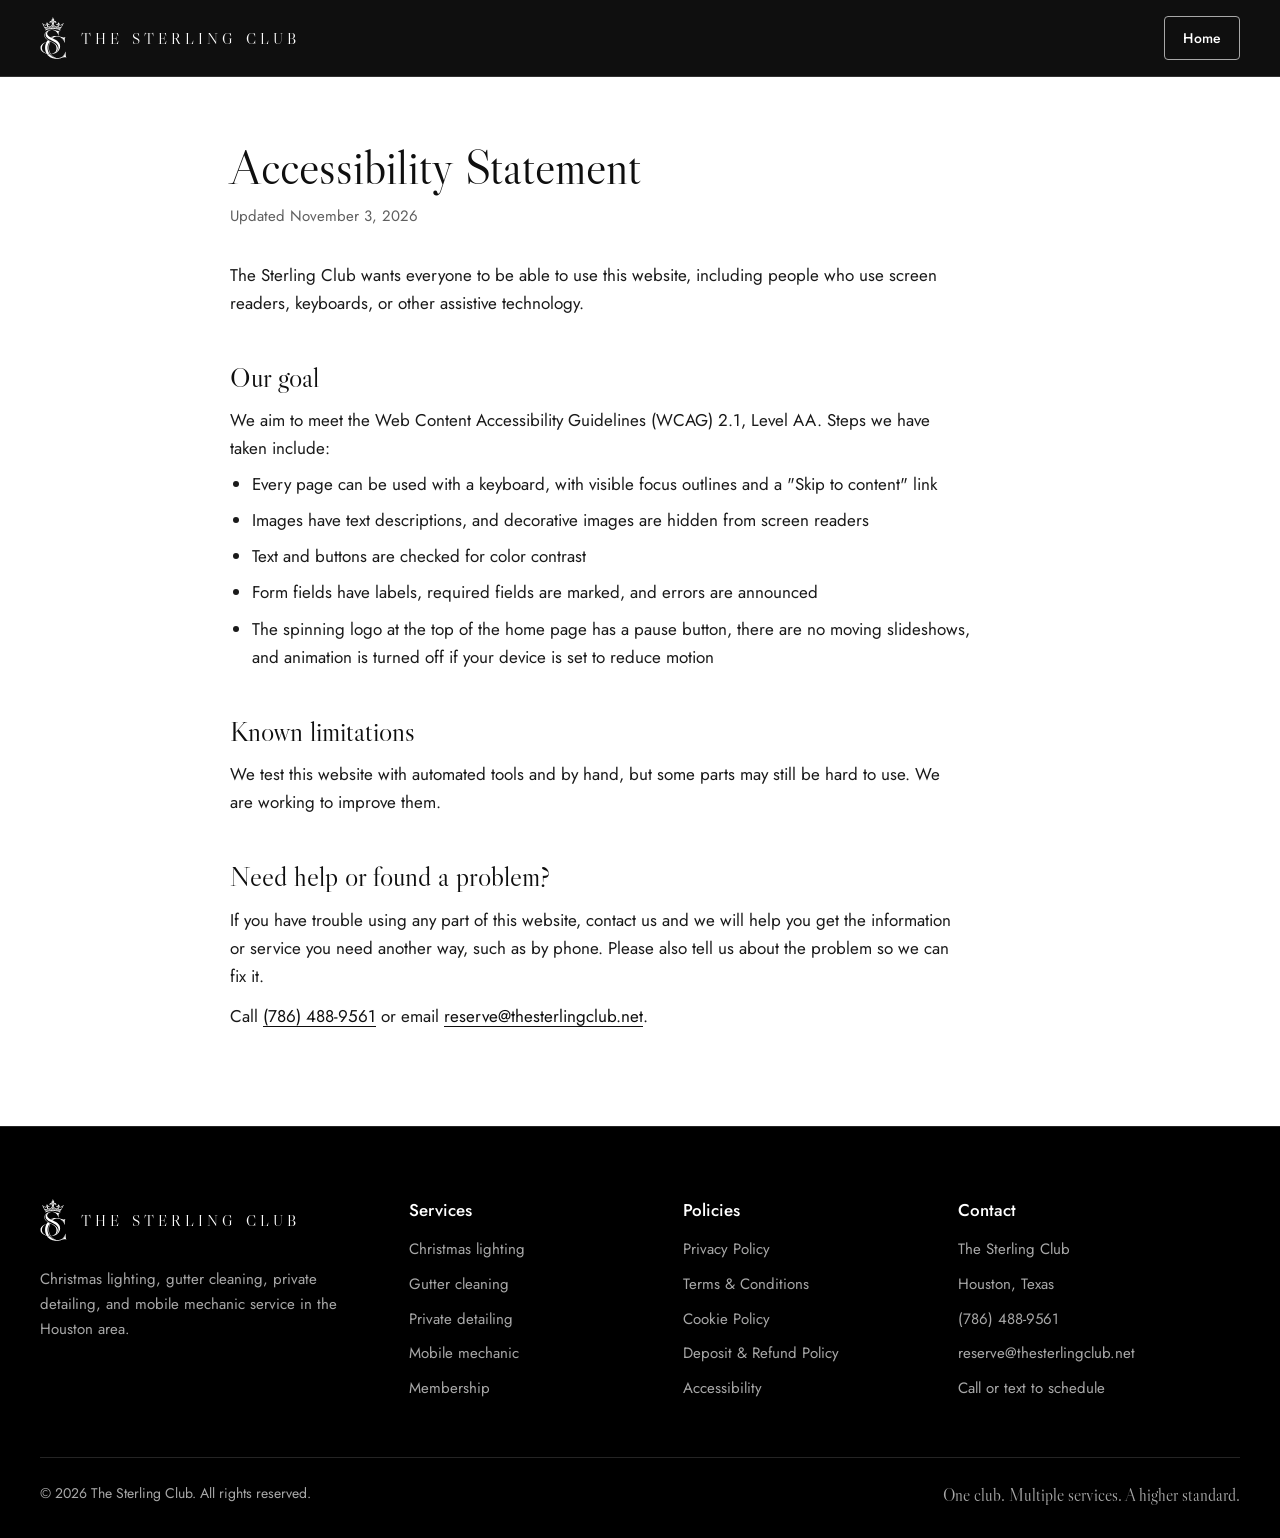
<file: accessibility.html>
<!DOCTYPE html>
<html lang="en">
<head>
  <meta charset="UTF-8" />
  <meta name="viewport" content="width=device-width, initial-scale=1.0" />
  <title>Accessibility Statement | The Sterling Club</title>
  <meta name="description" content="Accessibility Statement for The Sterling Club, a home and auto services business in Houston, Texas." />
  <meta name="theme-color" content="#0F0F0F" />
  <link rel="canonical" href="https://joverdoser.github.io/TheSterlingClub/accessibility.html" />
  <link rel="icon" href="images/favicon.svg" type="image/svg+xml" />
  <link rel="stylesheet" href="styles.css?v=club-3" />
</head>
<body class="legal-page">
  <svg width="0" height="0" style="position:absolute" aria-hidden="true" focusable="false">
    <symbol id="i-mono" viewBox="-6 -6 720 1138"><path d="M261 660L250.7 679L244.7 691.6L237.4 709.6L231 728L227.4 740.6L223.4 758.3L221 771.6L221 773.6L220.4 775.6L220 780.6L218.4 791L218 799.3L217.4 803.6L217.4 810L217 810.3L217 837L218 846.6L218 851.3L220 868.3L221 872.3L222 880L225.4 895.6L230 912.6L233 920.6L235.4 928.6L241.4 944L246.7 956L254 970.3L269.4 995.6L279.4 1009.6L294 1027.6L312.4 1046.3L322.4 1055.3L331.7 1063L344 1072L355.7 1079.6L372 1089L382.7 1094.3L391.4 1097.6L395.4 1099.6L395.7 1100.3L394.4 1100.6L390.4 1099.6L389.4 1099L369.7 1092.6L357.4 1087.6L334.4 1076L315.4 1064L299.4 1052L284 1038.6L268.4 1022.6L253.4 1004.6L230.4 1004.3L221 1003.3L216.4 1003.3L205 1001.3L195.4 1000.3L186.4 998.3L182.7 998L181 997.3L177.4 997L175.7 996.3L173.7 996.6L180 1006.6L193 1023.6L202.7 1034.6L214 1046L231 1060.6L240.4 1067.6L252.7 1076L264.4 1083L277.4 1090L294 1097.6L315.4 1106L327.4 1110L342.7 1114.3L361.4 1118.6L363.4 1118.6L365 1119.3L369 1119.6L378.7 1121.6L381 1121.6L383.4 1122.3L394 1123.6L411.4 1125L411.7 1125.3L416.4 1125.3L416.7 1125.6L448 1126L448.4 1125.6L458.4 1125.6L468 1124.6L472.7 1124.6L476 1124L486 1123.3L505 1120.6L508.7 1119.6L511 1119.6L514.7 1118.6L521.7 1117.6L524.7 1116.6L526.4 1116.6L552 1110.3L556.7 1108.6L561.4 1107.6L576.4 1102.3L577.4 1102.3L599 1094.3L611.7 1090.3L613.4 1090.3L619 1088.6L631.7 1086.3L647 1084.6L666.4 1084.3L682 1086.3L689.7 1088.3L696.4 1090.6L707.7 1097L708 1096.6L699 1083L694 1072.6L690 1060.3L687 1045.6L685 1028.3L685 1023.3L684 1013L684 1002L683.7 1001.6L683.7 992.6L683.4 992.3L683.4 984L683 983.6L683 964.6L682.7 964.3L682.7 933L681.7 932.3L677 932.3L676.4 933L672 947L665.4 964.3L660.7 975L650.4 995L639.4 1012.6L628.4 1027.3L618.4 1039L609 1048.6L595.7 1060.6L586.4 1068L574.7 1076L564 1082.3L552 1088.3L539.4 1093.6L530.7 1096.6L516.4 1100.6L506 1103L498.4 1104L496.4 1104.6L491 1105L488.7 1105.6L476 1106.3L475.7 1106.6L451 1106.3L435.7 1104.3L423.4 1101.6L413.7 1098.6L400.4 1093.6L389.4 1088.6L375 1081L363.4 1073.6L347.4 1062.3L335.7 1053L322.7 1041.3L309.4 1027.6L292.7 1007.6L280.7 991L271 975.3L263.7 962L257.7 950L252.4 937.6L244 915L238 893L233 868L232.7 863.6L232 861.3L231.7 855L231 852.3L230.7 844.3L230 840L230 832L229.7 831.6L230 805.3L230.4 805L230.4 800L232 783L236 758.3L236.7 757L240 740.6L243.7 727.3L249 712L249 711L257 690.6L262 679.6L269.7 665L269.7 664L268 662.6L262.4 660ZM668 980.3L668.4 982L663.4 996.6L662 999L658.4 1008.6L652.7 1020.3L649 1026.6L640.7 1039L630 1051.6L622.4 1059.3L610.4 1069.3L596.4 1078.6L581.7 1086.6L568.7 1092.6L555 1097.6L553.4 1097.6L553 1097.3L553.7 1096.6L562.7 1092.6L575 1086L590.4 1076L609.7 1060.6L620.4 1050.3L633 1036.3L641.7 1025.3L656 1003.3L667 981.3ZM197 624.3L193.7 628L182.4 643.3L172.4 659L167.4 668L165.7 670L141 676.6L126 682L107.7 690L92 698.3L83.4 703.3L71.4 711.3L61.7 718.6L51.7 727L35.7 743L27 753.6L17.7 767.6L10.7 781L6 792.6L3 802.3L0.7 814L-0 819.6L-0 838.6L2 852L6 866L10.4 876.6L15.4 886.6L20 894.6L27.7 905.6L39.7 920L55.7 935.3L73.4 949L87.4 958L105.4 967.6L114.7 972L131 978.6L144 983L166.4 989L191.4 994L193.7 994L213 997L217.4 997L228.7 998.3L234.4 998.3L235.4 997.6L233.7 997L225.7 996.3L223.7 995.6L211.7 994.3L209 993.3L206.4 993.3L203.4 992.3L196.4 991.3L193.7 990.3L192 990.3L189.4 989.3L183.4 988.3L181.4 987.3L173.7 985.3L170 983.6L170.4 983L192.4 989L194.4 989L197.4 990L199.4 990L202.4 991L206.4 991.3L213.7 993L238.4 996L244.7 996L245 996.3L246.7 996L246.7 995L245 993L233.7 974.6L222.7 954.3L213.7 934L209 921.6L204.4 907.3L197.7 881L197.7 879L194.7 863.3L192.7 842.6L192.7 833L192.4 832.6L192.7 813L193 812.6L193 808.3L194.7 792L195.4 790L197.7 775L198.7 772.6L198.7 771L199.7 768.6L199.7 767L203.7 752.6L212.7 728.6L225 704.3L235.4 687.6L246 673.6L251 667.6L259 659.3L259 658.6L229.4 643.3L213 634L199 625ZM13.4 804L13.7 806L12.4 813.6L12 821L11.7 821.3L12.4 839.3L15 855L17 862.3L21 873.6L20.7 875L19.7 874L18 870.6L13.7 859.3L10.7 848.3L9 838.3L9 833.6L8.7 833.3L9 821.6L10.7 811L12 806ZM161.7 675.6L162.7 676.6L152.7 697L145 716.3L137.7 739.3L137.7 740.6L136.7 743L136.7 744.3L133.7 755L133.7 756.6L132.7 759.3L130.4 774.3L129.7 776.3L126.7 804.3L126.4 844L126.7 844.3L126.7 850.6L127.7 858L127.7 862L130 880.6L132.7 895.3L135.7 906.6L136.7 912.3L137.7 914.6L140.7 926L146.7 943.3L147.7 945L147.7 946L155.7 964.6L164.4 981.3L163.7 982L153.4 978.3L140 972.3L127.7 966L114 957.6L100.4 948L92.4 941.3L80 929.3L74.7 923.3L66 912L59 900.6L55.4 893.6L50 881.6L50 880.6L49 879L49 878L46 869.6L43 858L41 846L40.7 834.6L40.4 834.3L40.7 818.6L42 807L45.4 792L49 780.3L55 766L59.4 757.6L65.4 747.6L74 735.6L81.4 727L94.4 714L105.4 705L113.7 699L124 692.6L140 684.3L150.4 679.6ZM291 538L291.4 538.6L312.4 549L319.4 552L324.7 555L330 557L340.7 562.3L342 562.3L346.4 558.6L357 551L373 541.6L383 536.6L394.7 532L407 528L415 526L422 524.6L424.4 524.6L426.4 524L436.4 523L441.4 523L441.7 522.6L456 522.6L456.4 523L462.4 523L477.7 524.6L488.4 527L490 527L491.4 527.6L494.4 528L495.7 528.6L502 530L503 530.6L504.4 530.6L514.7 534L524.4 537.6L539 544.6L548.7 550L561.4 558.3L573.4 567.3L588 580.6L597.7 590.6L607.4 602L616.7 614.6L623.7 625L631.7 638.3L644.4 663.6L650 677.6L654.4 691.6L655.4 692.3L660 692.3L660.7 691.6L660 656.3L659.7 656L659.7 638.3L659.4 638L659.4 596.3L659.7 596L659.7 589L660 588.6L660.7 578L663 564L666 554.3L669.4 546.6L677 534L677.7 532L676.4 532.3L674.4 534.3L669 538L662.7 541.3L658.7 543L650.7 545.3L645.4 546.3L635.4 547.3L626 547.3L625.7 547L613 546.3L599.4 544.3L576.4 539L565.4 535.3L558 532.3L547.4 529L543.7 527.3L541.7 527L540.7 526.3L524.4 521L504 515.3L501 515L498.4 514L492 513L489 512L487 512L484 511L465.7 508L449 506.3L435.4 506L435 505.6L414 505.6L413.7 506L401.7 506.3L378.7 509L365.7 511.3L348.7 515.3L335 519.3L315.4 526.3L301.4 532.3L292 537ZM551.4 542L552.4 542L557 544L562.7 547L584.7 560L599.4 571.3L611.7 583.3L621.4 595L632 611.6L638 623.6L640 629.3L642 633.3L645.4 643L645 644.6L643.7 643.3L640 635.3L635.4 627L624.4 610L613 595L604.4 585L590.4 571L582.7 564.3L567 552.3L552 543.3L551 542.3ZM515 362.3L514 362.3L510.7 364.3L503.4 367.3L493 370L484.4 371L476.7 371L476.4 370.6L468.7 370.3L457.7 368.3L455.7 368.3L438 364.3L406.7 354.3L404.4 354L399.7 352.3L398.4 352.3L392.7 350.3L387 349.3L376 346.3L353.7 342.3L335.7 340.3L329 340.3L328.7 340L322 340L321.7 339.6L294.4 340L271.4 342.3L249.7 346.3L248.4 347L245.4 347.3L243 348.3L237.7 349.3L235.4 350.3L234 350.3L232 351.3L230.7 351.3L229.7 352L227.7 352.3L215.4 356.6L206.4 360.3L189.7 368.3L181 373.3L163 385.6L154.7 392.6L144.4 402.6L133.7 415.3L123.7 430.6L118.7 440.3L114 451.3L111 461.3L108.7 471.6L107.4 485L107.7 498.6L108.7 506.6L110.7 515.6L115.7 531L118.7 538L123.4 547L131.4 559.6L139 569.6L146.7 578.3L160.7 592L178.4 606.3L188.4 613.6L209.4 627.3L244.4 647L245.7 647.3L272.7 661.3L296.4 672.6L337.7 694.3L355.4 705L365.4 711.6L373.4 717.6L383 725.6L395 737.6L406.7 752.3L412.7 762L420 776L427 794.6L431 810L431 811.6L433 820.6L433.4 826L434 829L434.4 839L434.7 839.3L434.7 853.3L434.4 853.6L434 863.3L431 882.6L427 897.3L421.7 910.6L417.7 919L412.7 927.3L404 939.3L396.4 947.3L383.7 957.6L371.4 965.6L351.7 976L334 983.3L333 983.3L319 988.3L314.4 989.3L312 990.3L310.7 990.3L308.4 991.3L294.4 994.3L292.4 994.3L291.7 995.6L294 998.3L305.7 998L306 997.6L316.4 997L344 992.6L360 989L362.4 988L363.7 988L366 987L375.4 984.6L401.4 974.6L422.4 964.3L440.7 953L458.7 939.3L467.7 931.3L477.7 921.3L489 908.3L492.7 903L495.4 900L505.7 884L514.4 867.6L522.4 848.3L527.4 831.6L530.4 817.3L530.4 815L531.4 810L532 798L532.4 797.6L532.4 777.6L530.4 760L527 745L521.4 728L514 712.3L505.4 697.3L496.4 684.6L482.4 668L466.4 652L451.4 639.3L430 623.6L409 610.3L391.7 600.3L352.4 580.3L343 576.3L331.4 570.3L327.7 569L318.7 564.3L307.4 559.3L282.7 547.3L255.7 533L244.7 526.3L228 514.6L217.7 506L211.7 500.3L203.4 491.3L195 480.3L191.7 475L185.4 461.3L183.7 454.6L182.7 446.6L182.7 443L183.7 434L186.7 422.6L189.7 415.6L195.4 404.6L201.7 395.3L209 386.6L217 378.6L228.4 369.6L238 363.3L246.4 359L256 355L269.4 351L275.4 350L278.4 349L293.4 347L298 347L298.4 346.6L325.4 347L340.4 349L350.4 351L368.7 356.3L374.7 359L379 360.3L393.7 367.3L405.4 374.3L415.4 381.3L427.4 391.3L436.7 400.6L442.7 407.3L454 422L463.4 436.6L471.7 453L476.4 464.3L481.7 479.6L482.7 484L483.4 485L485.4 494.3L486.4 495.3L491 495.3L492 494.6L492 421.3L491.7 421L491.7 405.3L491.4 405L491 396.6L489.7 389L488.7 386.3L486 383.6L477.7 380.3L475.7 379L478 378.6L485.7 380.3L492 380.3L494 379.6L495 380.3L493.4 385L493.4 400.6L493.7 401L493.7 408L494 408.3L494 414.6L494.7 421L495.7 418.6L496.4 414.6L499.4 404L502 397.3L505.7 390.3L511.4 381.6L514 376L515 371.3L515 364.6L515.4 364.3ZM190.4 378L191 378.3L188.4 381L178.7 389L171.4 396.6L166 403L158 414.3L153 423L148 433.6L146 439.3L145.7 441.6L144.7 443.6L141.7 456.6L140.7 465.6L140.7 479L141.7 487.3L144 497.3L147.7 508.3L151.7 517L157.7 527.3L164 536.3L174 548.3L185 559.3L190.7 564.3L205 575.6L223.7 588L237.4 596L257.7 607L283.7 620L320.7 637.3L359.4 657L361.7 658.6L369 662.3L392.4 676.6L414.4 692.3L423.7 700L436.4 711.6L452.4 729.3L461.7 742L467.7 751.6L474.4 764.6L478.4 773.6L483.7 789.6L486.4 801L488.4 814.3L488.4 819.3L489 824.3L489 834L488.7 834.3L488.4 844L487.4 848.3L487.4 851L486.7 853.3L486.4 857.6L481.4 876.3L475.4 891.3L470.7 900.6L462.7 914L456.7 922L449.7 930.3L434.4 945L420.4 955.3L413 960L412.4 960L412 959.3L424.4 949L434.7 938.3L440.7 931L449 919.3L454.7 909.6L459 901L462.7 892.3L465.4 883.6L466 882.6L470 865.6L471.7 850.6L471.7 839.3L471.4 839L471 830L469 818.6L468.4 817.3L468 814.3L466 807.3L462.7 798L455.7 783.6L449 772.6L441.4 762L433.4 752.3L419 737.6L402.4 723.3L391 714.6L376.4 704.6L357 692.6L336.7 681.3L298.7 662L257.7 642L226.7 625.3L202 610.3L182.7 596.6L166.4 583L154.4 571L147.7 563.3L135.4 546L130.4 536.6L124.7 523.3L121.4 512.3L119.4 501.6L119.4 498.3L118.7 494.3L118.7 484.6L119 484.3L119.4 476L120.7 468.6L121.4 467.3L121.4 465.3L125.4 452.3L131.4 439L137.7 428L145.7 416.6L152.4 409L163 398.3L170.7 391.6L185.4 381ZM135.7 361.6L136 363.3L137.4 365L141 367L142.4 367L142.7 362.3L145 358L150.4 352.3L156.7 348L165 344L175.4 340L176.4 340L178.4 339L182.7 338L194.4 334L196.7 333.6L197.7 333L210.4 329.6L211.7 329.6L213 329L243 323L270.7 319L277 318.6L290 317L303 316.3L303.4 316L319 315.6L319.4 315.3L327 315.3L327.4 315L349.4 315L349.7 315.3L357.4 315.3L357.7 315.6L366.4 315.6L366.7 316L372.4 316L372.7 316.3L386.4 317L390 317.6L394.4 317.6L418.4 320.6L444.4 325L446 325.6L453.7 327L455 327.6L462.7 329L484.7 335L499.4 340L514 346L523 351.3L529.4 357.3L531.4 361L532.7 367.3L536 366L538 364.3L539.4 361.6L539.4 359L537.7 355.3L534.4 351L532.7 346L532.7 342.3L533.4 340.3L538 334.3L537 333L523.4 326.3L505 319.3L504 319.3L495.7 316.3L486.7 314L485.7 313.3L483.4 313L478.7 311.3L456.4 306L454.7 306L453 305.3L449.7 305L436 302L408.4 298L388.7 296L376.7 295.3L376.4 295L368.4 295L368 294.6L353.4 294.3L353 294L323.7 294L323.4 294.3L314.7 294.3L309 295L296.7 295.3L292.7 296L284.4 296.3L281.4 297L276.7 297L251.4 300.3L249 301L246.4 301L237.4 303L228 304.3L226.4 305L224.7 305L204.7 309.3L203.4 310L202 310L200.7 310.6L189.4 313.3L167.4 320.3L148 328L137 333.6L137 334.3L139.4 336.6L141.7 340L142.7 343L142.7 345L140.7 351.3L136.4 358ZM126 320.3L126.7 324L128 326L130.4 327.6L132.7 327.6L135.4 325.3L140.7 322L150.4 317.3L165 311.6L166 311.6L176 308L178.4 307.6L197.4 302L208.4 299.6L211 298.6L212.7 298.6L218.7 297L242.4 292.6L271.7 288.6L288.7 287.3L292 286.6L302.4 286.3L307.7 285.6L314.7 285.6L315 285.3L349.4 285L349.7 285.3L368.7 285.6L369 286L396 287.6L402 288.6L405.4 288.6L410.7 289.6L422 290.6L425.7 291.6L435.4 293L437 293.6L441 294L442.7 294.6L445 294.6L446.7 295.3L450 295.6L469 299.6L470.4 300.3L485.7 304L486.7 304.6L496 307L497 307.6L505 310L528.4 319L536.4 323.3L542.4 327.6L544.4 327.3L547.4 324.3L548.4 321.3L548 318L546 314L543.7 311.6L539 309L528 304L516 299.3L503.4 295L502.4 295L500.4 294L487.4 290.6L479 288L473.7 287L467 285L449 281.6L447.4 281L417 276L389 273L369 272L368.7 271.6L352.4 271.3L352 271L327.7 271L327.4 271.3L310 271.6L309.7 272L294.4 272.6L282.7 274L279 274L260 276L248.7 278L246.4 278L212.4 284.3L181 292.3L163.7 298L149.4 303.3L143.4 306.3L140.4 307.3L131.7 312L128 315.6L126.7 318ZM381.4 261.6L372.7 256.6L364 249.3L356.4 240.3L353.7 236.3L348.4 226.3L345.4 219.3L345.4 218.3L342.4 210L342.4 208.6L339.4 197.6L338.7 191.6L338 191L337.4 192.3L335.7 202.6L331.7 216L329.4 222.3L322.4 235.6L318.7 241L311.4 249.3L302.7 256.6L298 259.6L294.4 261.3L294 262L299.4 262L299.7 261.6L322 260.6L322.4 260.3L330 260.3L330.4 260L361 260.6L364.4 261.3L374.7 261.6L381 262.3ZM500.4 133L499.4 133L494 140L491.4 144.6L489.4 149.6L486 154.6L482.7 158.3L473.4 167L471.4 171.3L471.4 174L472.4 176L477 181.3L482.4 190.6L485.7 201.6L486.4 200.6L486.4 199L487 197.6L490.4 183L491 182L491.4 179.6L492 178.6L492.4 179L492.4 183.6L491.7 185.3L490.4 195.6L488.7 203L488 209.3L489 209L491.4 204.3L498 196L504.4 190L508.7 187L512.7 185L514.7 183L515.7 180.3L515.4 175.3L514.4 172.6L509 163.6L507.4 161.6L506.4 159.3L504 148.3L503.4 140.3L502.4 137ZM634 161.3L633.7 161L628 161.3L621.7 162.6L615.4 164.6L609.4 167.6L603.4 172.3L600 177L598.7 180.6L596.7 201L595.7 204.3L595.7 206.3L594.4 209L593.7 208.6L593.4 207.6L593.4 205L592.4 201.3L589.7 195.6L587.7 193L584.4 190L579.4 188L575 188L572 189L567.7 192.6L565.7 195.6L564.4 200L564 205.6L564.7 209.6L567 214.6L571.7 214.3L573.7 215L575.7 216.3L578.4 219.3L580 222.6L581 227L581 233L579.7 237L579.7 238.3L577.4 243.6L573.7 249.3L564.4 258.6L553.4 266.3L541.4 271.6L531.4 274L522.4 274L515.7 272.6L509 270L502.7 265.6L497.7 260.3L495.4 256.6L492.4 249.6L491.4 244.3L491.4 238.3L492 234L493.4 230L495.7 225.3L498 222L501 219L505.4 216.3L508.4 215.3L514.4 215L518 216L523 219L526.4 223L528 227.6L528 231.3L527.7 233L525.7 236.6L523.7 239L524 239.3L527 239L532.4 237.3L536 235.3L539 232.6L540.4 230.6L542.4 224L542 219.6L540 217.3L539.4 215L537.7 211.6L534.7 207.3L531.7 200.3L527.4 197L519.7 194.3L512 193.6L504 195.6L500 198L494.7 203L489.4 210L486.7 215.6L485.4 220L484 220.6L483.7 220.3L483.7 210L483 205.3L480.7 197.3L478.7 193L476.4 189.6L471.7 185L465.7 181.3L459 179.3L456 179L449 179.3L442.7 181.3L437.4 184.6L433.7 189.3L432 193.6L431.4 196.6L431.4 203.6L432.4 207.3L434 210.6L436 213.6L440 217.6L440.7 217.3L440 215L440 210.6L441 207.6L442.7 205L444.4 203.3L448 201.3L451.4 200.3L456 200.3L458.7 201L462.4 202.6L466.7 206.3L469.4 210.3L471 214.3L471.7 218.3L471.7 224.3L469.4 233.3L465.4 240L458.4 246.3L451 250.3L445.4 252L438.7 253L428.7 252.6L423 251.6L416 249.6L404.7 244.6L395.4 238.6L390.7 235L383.7 228.3L377.4 220.6L370.4 209.3L366.7 201L363.4 190L363.4 188L366.4 185.6L368.4 183L369.4 179.6L369.4 177.3L368.4 174L367.4 172.3L362.4 168L362.7 163.6L364.7 156.6L367.4 151L371.4 145.3L375 142L379.7 139L384.7 137L388 136.3L394.7 136.3L401 138L404.7 140L408.7 143.3L412 148L414 154L414 160.6L412.7 164.6L411 167.6L412.4 167.6L417.4 164.3L422.7 159L426 153.3L427.7 148.3L427.7 146.3L428.7 142L428.7 135L427.7 129.6L424.7 122L420.4 116L415.4 111.6L408.7 108L404.4 106.3L398 105L388 105L381.7 106.3L377 108L373 110L366.4 114.6L359 122.3L354.7 128.6L350.7 137L347.7 145.3L345 156.3L343.4 167.6L341.7 168.3L341.4 168L334.4 168L333.7 167.3L335.4 158.3L335.7 145L336.4 139.3L336.4 49.6L336.7 49.3L337 30L337.4 29.6L337.7 21.3L338 21L338.7 21.6L339.4 26.6L339.7 35L340.7 42.6L340.7 47.6L341.7 54L341.7 59.3L343 68.3L343 76.6L343.4 77L343.4 97L343 97.3L342.7 109L342.4 109.3L342.4 113.6L342 114L341 131.6L340.7 132L340.7 139.6L341.4 143.3L342 155.6L343 153.6L344.4 145.3L346.4 137.3L351.4 124.3L357.4 112.6L364 103L369.4 97L372.7 92.3L375 87L375.7 83L375.4 76L373.4 69.6L368.4 60.6L365.7 57.3L356.4 42.6L350.4 30.6L349.4 27.6L348.4 26.3L340.4 4L339 1L338 0L332.7 7.3L329.7 13L326.7 23.3L325.4 31.6L322.4 40L318.7 47L314 54.3L310.7 58.6L304.7 64.6L301.7 69L298.7 76L297.7 81.6L298.4 86.6L299.7 90.3L301 92.3L308.4 99L314.7 105.6L319.7 113L327.7 131L330.7 141L332.4 149L333 155.3L332.7 159L332.4 159.3L331.7 158.6L330 149.6L327.4 140.3L323 131L319.7 125.3L316 120.6L310 114.6L305 111L297.4 107.3L288.7 105L278.7 105L273.4 106L268 107.6L259.7 112.3L255.4 116.3L252 121L250 125L248.4 130L247.4 135.6L247.4 142.6L249.4 151.6L251.4 156L254 159.6L257.7 163.3L264.4 167.6L265.4 167.6L265.4 167L264 165.3L262.4 161.3L262 154L263 150L265.4 145.6L268.4 142.3L272.4 139.3L278 137L283.7 136L288.4 136.3L292.4 137.3L297.7 139.6L302.4 143L307.7 149.3L311.4 157L313.7 165.6L313.4 168.3L310.4 170L307.7 172.6L306.7 174.3L305.7 177.6L305.7 180L307 183.6L309.4 186.3L311.4 187.3L312.7 188.6L312.7 189.6L308.4 203L304.7 210.6L298.4 220.6L291.4 229L281.7 237.6L273.4 243.3L263 248.3L255.4 251L247.4 252.6L237 253L230 252L223 249.6L218.4 247.3L214 244.3L209.4 239.3L207.4 236.3L204.7 230L203.4 224L203.4 218.6L204.7 212.6L207.4 207.6L210.7 204L215.4 201.3L218.7 200.3L224.7 200.3L229 202L232.4 204.6L234.4 208L235 210L235 216L234.4 218L235.4 218L239.4 214.3L241 212L243.7 206.3L244.7 199.3L244 194.6L242 189.3L238.4 184.6L235 182.3L230.4 180.3L222.7 179L215 179.6L209.7 181.3L205.7 183.3L203 185.3L198.7 190L194.7 197L192 208L192 219.6L191.4 220.3L190.7 219.6L188.4 212.6L188.4 210.6L186.7 203.6L186.7 201.3L183.7 186.3L182.7 177.3L183 177L183.7 177.6L184.7 180.3L185 183.3L189.7 200.6L189.7 202.3L190 203L190.7 203L192.7 194L194.7 188.6L198.4 181.6L202.7 176L203.7 174L203.7 171L202.7 168L201 165.3L195 160L193.7 159.6L200 167.3L201 169.6L201.4 172L200.7 173L200 173L197 168.6L194.4 166L186.7 153L179.4 137.6L176.7 133.3L175.7 133.3L172 144.3L168.7 160.3L167 164.3L161 174L159.7 178.3L159.7 180.6L160.7 183L162.4 184.6L168.7 188L172.7 191L177.7 196L180 199L181 201.3L180.7 201.6L174.4 197L167 194.3L164.7 194L156.7 194.3L149 196.6L143.7 200L140 203.6L136.4 209.3L133.7 216.3L133.4 224.3L134.7 229.3L136.4 232.3L138.4 234.3L144.4 237.6L148.4 239L151.4 239.3L151.7 238.6L148.7 235L147.4 231.6L147.7 226.3L150 221.6L154.7 217.3L161.4 215L167.7 215.3L172.7 217.3L174.7 218.6L177.7 221.6L181.4 228L181.4 229L178 232.3L177.4 234.6L177.4 237L178.4 239.6L180.4 241.6L183.7 243.3L183.7 247L181.7 253.6L179.7 257.6L177.4 261L172 266.3L165 270.6L159.7 272.6L153.7 274L144 274L137.7 272.6L131.4 270.6L124.7 267.6L119.7 264.6L113 260L106.7 254.6L102 249.6L99 245.3L96 238.3L94.7 232.6L94.7 226.3L95.4 223L96.7 220L99 217L102.7 214.6L106.4 214.3L107.7 215L109 215L109.7 214.3L110.7 211.3L111 205.3L110.4 200L109.4 196.6L107 192.6L103.7 189.3L100.4 188L96 188L92.4 189.3L87.7 193.6L85.7 196.6L83.7 201.3L82.7 207.6L81.7 208.3L81 207.3L78.4 195L78 190.6L77.4 188.6L76.7 179.6L76 177.3L73.7 173.6L68.4 169L59 164.3L54 163L53 162.3L48 161.3L43.4 161L43 162.3L46.7 166.3L50.7 172.6L60.7 193L84.7 238L87 241.6L121.4 307.6L122.4 307.6L126 304L129.7 301.3L136.7 297.6L152 291.6L167.7 286.6L176.4 282L181.7 278L186.4 273.3L189.4 269L194 259.6L194.4 260L194 263L190.7 270.6L187.4 275.6L182.7 280.6L182.4 281.6L188 280.6L190.4 279.6L195.4 278.6L201.7 276.6L204.7 276.3L206 275.6L213 274.6L223.7 272.3L223.4 271.3L217.7 269.6L212 267L207.4 263.6L204.7 261L201.4 256.3L198.7 251L195.7 241.6L196.4 241L197.7 242.3L200 247L203.7 252L209.7 258L213.4 260.6L220 264.3L229.7 267.6L238 269L253.4 268.6L264.4 266.3L275.4 262.3L281.4 259.3L289.4 254.3L299 246.6L306.4 239.3L312.4 232L317.7 224L322.4 215L327.4 202.6L329.4 196L330.4 190L331.7 188.3L344 188.3L345.4 189.3L347.7 200L350.7 208.6L356.7 221.6L361.7 229.6L368 238L376 246.3L382 251.3L392.4 258.3L405.4 264.3L420 268.3L425.7 269L437.4 269L445.7 267.6L456.4 264L462.4 260.6L466.4 257.6L474 249.3L476.4 245.6L478.4 241.3L479.7 240.3L480 243.3L479.4 246.6L477.7 249.3L477 252L474.7 256.6L471.7 261L466.7 266L464.7 267.3L459 269.6L452.7 271.6L452.7 272.3L465.4 274.6L476.7 277.6L478 277.6L494 282.3L494.4 281.6L488.7 276L486.4 272.6L483.4 266.3L483.7 264.6L485.4 266.6L488.4 272L491.4 275.6L498 281.3L507.7 286.6L518.7 290L536.4 297L544 301L548.7 304.3L551.4 307.3L552.4 307.6L553.4 306.6L578.4 260.3L594 232.6L599.4 222L608.4 206.3L612.7 197.3L615.7 192.6L625.7 173.6L628.4 169.3L633.4 163.6Z" fill="currentColor" fill-rule="evenodd"/></symbol>
  </svg>
  <a class="skip-link" href="#main">Skip to content</a>
  <header class="site-header scrolled">
    <div class="wrap nav">
      <a href="index.html" class="brand" aria-label="The Sterling Club home">
        <svg class="brand-mark" aria-hidden="true"><use href="#i-mono" /></svg>
        <span class="brand-name">The Sterling Club</span>
      </a>
      <a href="index.html" class="btn btn-sm btn-ghost"><span class="visually-hidden">Back to </span>Home</a>
    </div>
  </header>
  <main id="main" class="legal wrap-narrow">
<h1>Accessibility Statement</h1>
<p class="legal-meta">Updated November 3, 2026</p>

<p>The Sterling Club wants everyone to be able to use this website, including people who use screen readers, keyboards, or other assistive technology.</p>

<h2>Our goal</h2>
<p>We aim to meet the Web Content Accessibility Guidelines (WCAG) 2.1, Level AA. Steps we have taken include:</p>
<ul>
  <li>Every page can be used with a keyboard, with visible focus outlines and a "Skip to content" link</li>
  <li>Images have text descriptions, and decorative images are hidden from screen readers</li>
  <li>Text and buttons are checked for color contrast</li>
  <li>Form fields have labels, required fields are marked, and errors are announced</li>
  <li>The spinning logo at the top of the home page has a pause button, there are no moving slideshows, and animation is turned off if your device is set to reduce motion</li>
</ul>

<h2>Known limitations</h2>
<p>We test this website with automated tools and by hand, but some parts may still be hard to use. We are working to improve them.</p>

<h2>Need help or found a problem?</h2>
<p>If you have trouble using any part of this website, contact us and we will help you get the information or service you need another way, such as by phone. Please also tell us about the problem so we can fix it.</p>
<p>Call <a href="tel:+17864889561">(786) 488-9561</a> or email <a href="mailto:reserve@thesterlingclub.net">reserve@thesterlingclub.net</a>.</p>

  </main>
  <!-- ============ Footer ============ -->
  <footer class="site-footer">
    <div class="wrap footer-grid">
      <div class="footer-brand">
        <a href="index.html" class="brand">
          <svg class="brand-mark" aria-hidden="true"><use href="#i-mono" /></svg>
          <span class="brand-name">The Sterling Club</span>
        </a>
        <p>Christmas lighting, gutter cleaning, private detailing, and mobile mechanic service in the Houston area.</p>
      </div>
      <div>
        <h2 class="footer-h">Services</h2>
        <ul>
          <li><a href="index.html#lighting">Christmas lighting</a></li>
          <li><a href="index.html#gutters">Gutter cleaning</a></li>
          <li><a href="index.html#detailing">Private detailing</a></li>
          <li><a href="index.html#vehicle-care">Mobile mechanic</a></li>
          <li><a href="index.html#membership">Membership</a></li>
        </ul>
      </div>
      <div>
        <h2 class="footer-h">Policies</h2>
        <ul>
          <li><a href="privacy.html">Privacy Policy</a></li>
          <li><a href="terms.html">Terms &amp; Conditions</a></li>
          <li><a href="cookies.html">Cookie Policy</a></li>
          <li><a href="refunds.html">Deposit &amp; Refund Policy</a></li>
          <li><a href="accessibility.html">Accessibility</a></li>
        </ul>
      </div>
      <div>
        <h2 class="footer-h">Contact</h2>
        <address>
          <ul>
            <li>The Sterling Club</li>
            <li>Houston, Texas</li>
            <li><a href="tel:+17864889561">(786) 488-9561</a></li>
            <li><a href="mailto:reserve@thesterlingclub.net">reserve@thesterlingclub.net</a></li>
            <li>Call or text to schedule</li>
          </ul>
        </address>
      </div>
    </div>
    <div class="wrap footer-bottom">
      <p>&copy; 2026 The Sterling Club. All rights reserved.</p>
      <p class="footer-motto">One club. Multiple services. A higher standard.</p>
    </div>
  </footer>
</body>
</html>
</file>
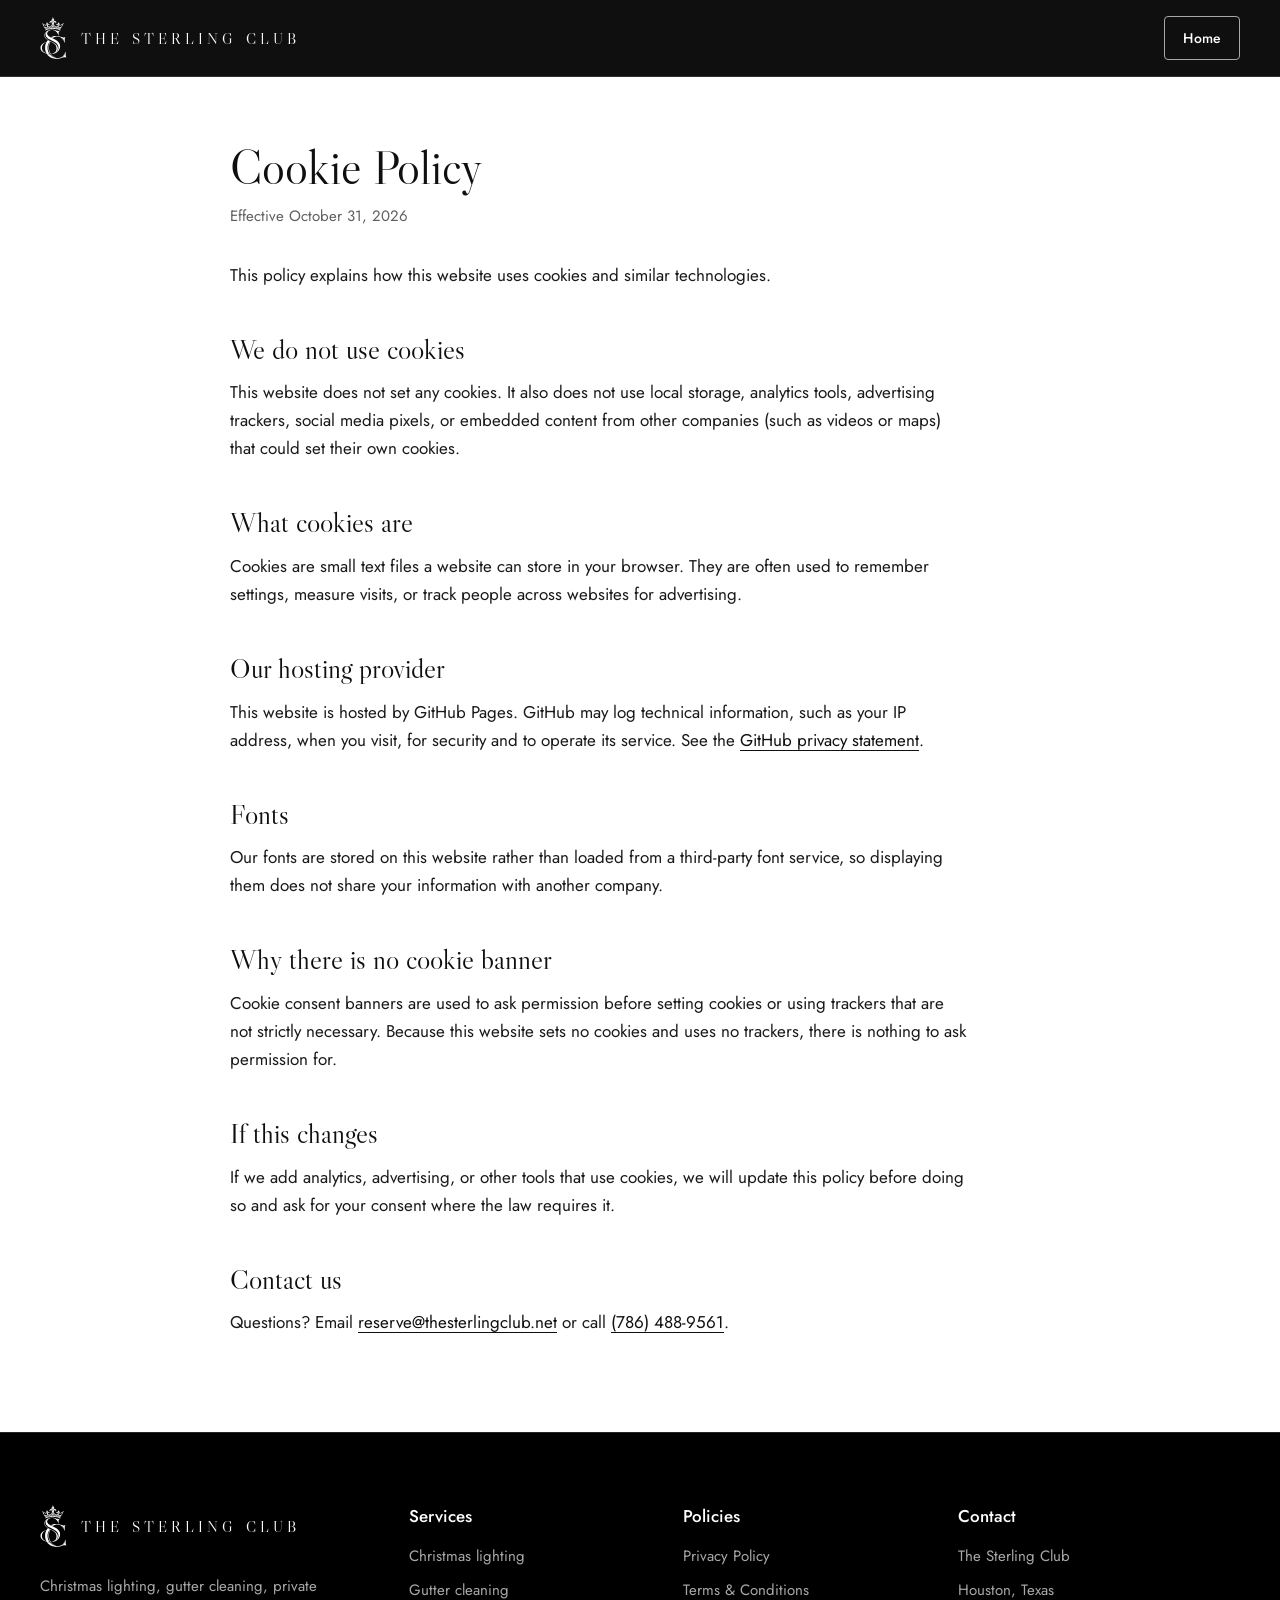
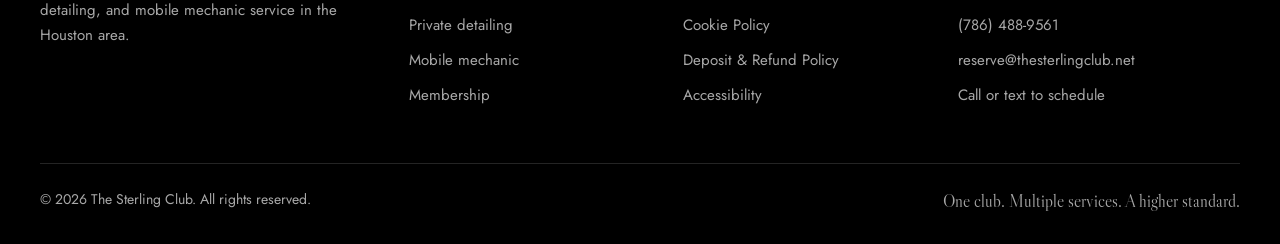
<file: cookies.html>
<!DOCTYPE html>
<html lang="en">
<head>
  <meta charset="UTF-8" />
  <meta name="viewport" content="width=device-width, initial-scale=1.0" />
  <title>Cookie Policy | The Sterling Club</title>
  <meta name="description" content="Cookie Policy for The Sterling Club, a home and auto services business in Houston, Texas." />
  <meta name="theme-color" content="#0F0F0F" />
  <link rel="canonical" href="https://joverdoser.github.io/TheSterlingClub/cookies.html" />
  <link rel="icon" href="images/favicon.svg" type="image/svg+xml" />
  <link rel="stylesheet" href="styles.css?v=club-3" />
</head>
<body class="legal-page">
  <svg width="0" height="0" style="position:absolute" aria-hidden="true" focusable="false">
    <symbol id="i-mono" viewBox="-6 -6 720 1138"><path d="M261 660L250.7 679L244.7 691.6L237.4 709.6L231 728L227.4 740.6L223.4 758.3L221 771.6L221 773.6L220.4 775.6L220 780.6L218.4 791L218 799.3L217.4 803.6L217.4 810L217 810.3L217 837L218 846.6L218 851.3L220 868.3L221 872.3L222 880L225.4 895.6L230 912.6L233 920.6L235.4 928.6L241.4 944L246.7 956L254 970.3L269.4 995.6L279.4 1009.6L294 1027.6L312.4 1046.3L322.4 1055.3L331.7 1063L344 1072L355.7 1079.6L372 1089L382.7 1094.3L391.4 1097.6L395.4 1099.6L395.7 1100.3L394.4 1100.6L390.4 1099.6L389.4 1099L369.7 1092.6L357.4 1087.6L334.4 1076L315.4 1064L299.4 1052L284 1038.6L268.4 1022.6L253.4 1004.6L230.4 1004.3L221 1003.3L216.4 1003.3L205 1001.3L195.4 1000.3L186.4 998.3L182.7 998L181 997.3L177.4 997L175.7 996.3L173.7 996.6L180 1006.6L193 1023.6L202.7 1034.6L214 1046L231 1060.6L240.4 1067.6L252.7 1076L264.4 1083L277.4 1090L294 1097.6L315.4 1106L327.4 1110L342.7 1114.3L361.4 1118.6L363.4 1118.6L365 1119.3L369 1119.6L378.7 1121.6L381 1121.6L383.4 1122.3L394 1123.6L411.4 1125L411.7 1125.3L416.4 1125.3L416.7 1125.6L448 1126L448.4 1125.6L458.4 1125.6L468 1124.6L472.7 1124.6L476 1124L486 1123.3L505 1120.6L508.7 1119.6L511 1119.6L514.7 1118.6L521.7 1117.6L524.7 1116.6L526.4 1116.6L552 1110.3L556.7 1108.6L561.4 1107.6L576.4 1102.3L577.4 1102.3L599 1094.3L611.7 1090.3L613.4 1090.3L619 1088.6L631.7 1086.3L647 1084.6L666.4 1084.3L682 1086.3L689.7 1088.3L696.4 1090.6L707.7 1097L708 1096.6L699 1083L694 1072.6L690 1060.3L687 1045.6L685 1028.3L685 1023.3L684 1013L684 1002L683.7 1001.6L683.7 992.6L683.4 992.3L683.4 984L683 983.6L683 964.6L682.7 964.3L682.7 933L681.7 932.3L677 932.3L676.4 933L672 947L665.4 964.3L660.7 975L650.4 995L639.4 1012.6L628.4 1027.3L618.4 1039L609 1048.6L595.7 1060.6L586.4 1068L574.7 1076L564 1082.3L552 1088.3L539.4 1093.6L530.7 1096.6L516.4 1100.6L506 1103L498.4 1104L496.4 1104.6L491 1105L488.7 1105.6L476 1106.3L475.7 1106.6L451 1106.3L435.7 1104.3L423.4 1101.6L413.7 1098.6L400.4 1093.6L389.4 1088.6L375 1081L363.4 1073.6L347.4 1062.3L335.7 1053L322.7 1041.3L309.4 1027.6L292.7 1007.6L280.7 991L271 975.3L263.7 962L257.7 950L252.4 937.6L244 915L238 893L233 868L232.7 863.6L232 861.3L231.7 855L231 852.3L230.7 844.3L230 840L230 832L229.7 831.6L230 805.3L230.4 805L230.4 800L232 783L236 758.3L236.7 757L240 740.6L243.7 727.3L249 712L249 711L257 690.6L262 679.6L269.7 665L269.7 664L268 662.6L262.4 660ZM668 980.3L668.4 982L663.4 996.6L662 999L658.4 1008.6L652.7 1020.3L649 1026.6L640.7 1039L630 1051.6L622.4 1059.3L610.4 1069.3L596.4 1078.6L581.7 1086.6L568.7 1092.6L555 1097.6L553.4 1097.6L553 1097.3L553.7 1096.6L562.7 1092.6L575 1086L590.4 1076L609.7 1060.6L620.4 1050.3L633 1036.3L641.7 1025.3L656 1003.3L667 981.3ZM197 624.3L193.7 628L182.4 643.3L172.4 659L167.4 668L165.7 670L141 676.6L126 682L107.7 690L92 698.3L83.4 703.3L71.4 711.3L61.7 718.6L51.7 727L35.7 743L27 753.6L17.7 767.6L10.7 781L6 792.6L3 802.3L0.7 814L-0 819.6L-0 838.6L2 852L6 866L10.4 876.6L15.4 886.6L20 894.6L27.7 905.6L39.7 920L55.7 935.3L73.4 949L87.4 958L105.4 967.6L114.7 972L131 978.6L144 983L166.4 989L191.4 994L193.7 994L213 997L217.4 997L228.7 998.3L234.4 998.3L235.4 997.6L233.7 997L225.7 996.3L223.7 995.6L211.7 994.3L209 993.3L206.4 993.3L203.4 992.3L196.4 991.3L193.7 990.3L192 990.3L189.4 989.3L183.4 988.3L181.4 987.3L173.7 985.3L170 983.6L170.4 983L192.4 989L194.4 989L197.4 990L199.4 990L202.4 991L206.4 991.3L213.7 993L238.4 996L244.7 996L245 996.3L246.7 996L246.7 995L245 993L233.7 974.6L222.7 954.3L213.7 934L209 921.6L204.4 907.3L197.7 881L197.7 879L194.7 863.3L192.7 842.6L192.7 833L192.4 832.6L192.7 813L193 812.6L193 808.3L194.7 792L195.4 790L197.7 775L198.7 772.6L198.7 771L199.7 768.6L199.7 767L203.7 752.6L212.7 728.6L225 704.3L235.4 687.6L246 673.6L251 667.6L259 659.3L259 658.6L229.4 643.3L213 634L199 625ZM13.4 804L13.7 806L12.4 813.6L12 821L11.7 821.3L12.4 839.3L15 855L17 862.3L21 873.6L20.7 875L19.7 874L18 870.6L13.7 859.3L10.7 848.3L9 838.3L9 833.6L8.7 833.3L9 821.6L10.7 811L12 806ZM161.7 675.6L162.7 676.6L152.7 697L145 716.3L137.7 739.3L137.7 740.6L136.7 743L136.7 744.3L133.7 755L133.7 756.6L132.7 759.3L130.4 774.3L129.7 776.3L126.7 804.3L126.4 844L126.7 844.3L126.7 850.6L127.7 858L127.7 862L130 880.6L132.7 895.3L135.7 906.6L136.7 912.3L137.7 914.6L140.7 926L146.7 943.3L147.7 945L147.7 946L155.7 964.6L164.4 981.3L163.7 982L153.4 978.3L140 972.3L127.7 966L114 957.6L100.4 948L92.4 941.3L80 929.3L74.7 923.3L66 912L59 900.6L55.4 893.6L50 881.6L50 880.6L49 879L49 878L46 869.6L43 858L41 846L40.7 834.6L40.4 834.3L40.7 818.6L42 807L45.4 792L49 780.3L55 766L59.4 757.6L65.4 747.6L74 735.6L81.4 727L94.4 714L105.4 705L113.7 699L124 692.6L140 684.3L150.4 679.6ZM291 538L291.4 538.6L312.4 549L319.4 552L324.7 555L330 557L340.7 562.3L342 562.3L346.4 558.6L357 551L373 541.6L383 536.6L394.7 532L407 528L415 526L422 524.6L424.4 524.6L426.4 524L436.4 523L441.4 523L441.7 522.6L456 522.6L456.4 523L462.4 523L477.7 524.6L488.4 527L490 527L491.4 527.6L494.4 528L495.7 528.6L502 530L503 530.6L504.4 530.6L514.7 534L524.4 537.6L539 544.6L548.7 550L561.4 558.3L573.4 567.3L588 580.6L597.7 590.6L607.4 602L616.7 614.6L623.7 625L631.7 638.3L644.4 663.6L650 677.6L654.4 691.6L655.4 692.3L660 692.3L660.7 691.6L660 656.3L659.7 656L659.7 638.3L659.4 638L659.4 596.3L659.7 596L659.7 589L660 588.6L660.7 578L663 564L666 554.3L669.4 546.6L677 534L677.7 532L676.4 532.3L674.4 534.3L669 538L662.7 541.3L658.7 543L650.7 545.3L645.4 546.3L635.4 547.3L626 547.3L625.7 547L613 546.3L599.4 544.3L576.4 539L565.4 535.3L558 532.3L547.4 529L543.7 527.3L541.7 527L540.7 526.3L524.4 521L504 515.3L501 515L498.4 514L492 513L489 512L487 512L484 511L465.7 508L449 506.3L435.4 506L435 505.6L414 505.6L413.7 506L401.7 506.3L378.7 509L365.7 511.3L348.7 515.3L335 519.3L315.4 526.3L301.4 532.3L292 537ZM551.4 542L552.4 542L557 544L562.7 547L584.7 560L599.4 571.3L611.7 583.3L621.4 595L632 611.6L638 623.6L640 629.3L642 633.3L645.4 643L645 644.6L643.7 643.3L640 635.3L635.4 627L624.4 610L613 595L604.4 585L590.4 571L582.7 564.3L567 552.3L552 543.3L551 542.3ZM515 362.3L514 362.3L510.7 364.3L503.4 367.3L493 370L484.4 371L476.7 371L476.4 370.6L468.7 370.3L457.7 368.3L455.7 368.3L438 364.3L406.7 354.3L404.4 354L399.7 352.3L398.4 352.3L392.7 350.3L387 349.3L376 346.3L353.7 342.3L335.7 340.3L329 340.3L328.7 340L322 340L321.7 339.6L294.4 340L271.4 342.3L249.7 346.3L248.4 347L245.4 347.3L243 348.3L237.7 349.3L235.4 350.3L234 350.3L232 351.3L230.7 351.3L229.7 352L227.7 352.3L215.4 356.6L206.4 360.3L189.7 368.3L181 373.3L163 385.6L154.7 392.6L144.4 402.6L133.7 415.3L123.7 430.6L118.7 440.3L114 451.3L111 461.3L108.7 471.6L107.4 485L107.7 498.6L108.7 506.6L110.7 515.6L115.7 531L118.7 538L123.4 547L131.4 559.6L139 569.6L146.7 578.3L160.7 592L178.4 606.3L188.4 613.6L209.4 627.3L244.4 647L245.7 647.3L272.7 661.3L296.4 672.6L337.7 694.3L355.4 705L365.4 711.6L373.4 717.6L383 725.6L395 737.6L406.7 752.3L412.7 762L420 776L427 794.6L431 810L431 811.6L433 820.6L433.4 826L434 829L434.4 839L434.7 839.3L434.7 853.3L434.4 853.6L434 863.3L431 882.6L427 897.3L421.7 910.6L417.7 919L412.7 927.3L404 939.3L396.4 947.3L383.7 957.6L371.4 965.6L351.7 976L334 983.3L333 983.3L319 988.3L314.4 989.3L312 990.3L310.7 990.3L308.4 991.3L294.4 994.3L292.4 994.3L291.7 995.6L294 998.3L305.7 998L306 997.6L316.4 997L344 992.6L360 989L362.4 988L363.7 988L366 987L375.4 984.6L401.4 974.6L422.4 964.3L440.7 953L458.7 939.3L467.7 931.3L477.7 921.3L489 908.3L492.7 903L495.4 900L505.7 884L514.4 867.6L522.4 848.3L527.4 831.6L530.4 817.3L530.4 815L531.4 810L532 798L532.4 797.6L532.4 777.6L530.4 760L527 745L521.4 728L514 712.3L505.4 697.3L496.4 684.6L482.4 668L466.4 652L451.4 639.3L430 623.6L409 610.3L391.7 600.3L352.4 580.3L343 576.3L331.4 570.3L327.7 569L318.7 564.3L307.4 559.3L282.7 547.3L255.7 533L244.7 526.3L228 514.6L217.7 506L211.7 500.3L203.4 491.3L195 480.3L191.7 475L185.4 461.3L183.7 454.6L182.7 446.6L182.7 443L183.7 434L186.7 422.6L189.7 415.6L195.4 404.6L201.7 395.3L209 386.6L217 378.6L228.4 369.6L238 363.3L246.4 359L256 355L269.4 351L275.4 350L278.4 349L293.4 347L298 347L298.4 346.6L325.4 347L340.4 349L350.4 351L368.7 356.3L374.7 359L379 360.3L393.7 367.3L405.4 374.3L415.4 381.3L427.4 391.3L436.7 400.6L442.7 407.3L454 422L463.4 436.6L471.7 453L476.4 464.3L481.7 479.6L482.7 484L483.4 485L485.4 494.3L486.4 495.3L491 495.3L492 494.6L492 421.3L491.7 421L491.7 405.3L491.4 405L491 396.6L489.7 389L488.7 386.3L486 383.6L477.7 380.3L475.7 379L478 378.6L485.7 380.3L492 380.3L494 379.6L495 380.3L493.4 385L493.4 400.6L493.7 401L493.7 408L494 408.3L494 414.6L494.7 421L495.7 418.6L496.4 414.6L499.4 404L502 397.3L505.7 390.3L511.4 381.6L514 376L515 371.3L515 364.6L515.4 364.3ZM190.4 378L191 378.3L188.4 381L178.7 389L171.4 396.6L166 403L158 414.3L153 423L148 433.6L146 439.3L145.7 441.6L144.7 443.6L141.7 456.6L140.7 465.6L140.7 479L141.7 487.3L144 497.3L147.7 508.3L151.7 517L157.7 527.3L164 536.3L174 548.3L185 559.3L190.7 564.3L205 575.6L223.7 588L237.4 596L257.7 607L283.7 620L320.7 637.3L359.4 657L361.7 658.6L369 662.3L392.4 676.6L414.4 692.3L423.7 700L436.4 711.6L452.4 729.3L461.7 742L467.7 751.6L474.4 764.6L478.4 773.6L483.7 789.6L486.4 801L488.4 814.3L488.4 819.3L489 824.3L489 834L488.7 834.3L488.4 844L487.4 848.3L487.4 851L486.7 853.3L486.4 857.6L481.4 876.3L475.4 891.3L470.7 900.6L462.7 914L456.7 922L449.7 930.3L434.4 945L420.4 955.3L413 960L412.4 960L412 959.3L424.4 949L434.7 938.3L440.7 931L449 919.3L454.7 909.6L459 901L462.7 892.3L465.4 883.6L466 882.6L470 865.6L471.7 850.6L471.7 839.3L471.4 839L471 830L469 818.6L468.4 817.3L468 814.3L466 807.3L462.7 798L455.7 783.6L449 772.6L441.4 762L433.4 752.3L419 737.6L402.4 723.3L391 714.6L376.4 704.6L357 692.6L336.7 681.3L298.7 662L257.7 642L226.7 625.3L202 610.3L182.7 596.6L166.4 583L154.4 571L147.7 563.3L135.4 546L130.4 536.6L124.7 523.3L121.4 512.3L119.4 501.6L119.4 498.3L118.7 494.3L118.7 484.6L119 484.3L119.4 476L120.7 468.6L121.4 467.3L121.4 465.3L125.4 452.3L131.4 439L137.7 428L145.7 416.6L152.4 409L163 398.3L170.7 391.6L185.4 381ZM135.7 361.6L136 363.3L137.4 365L141 367L142.4 367L142.7 362.3L145 358L150.4 352.3L156.7 348L165 344L175.4 340L176.4 340L178.4 339L182.7 338L194.4 334L196.7 333.6L197.7 333L210.4 329.6L211.7 329.6L213 329L243 323L270.7 319L277 318.6L290 317L303 316.3L303.4 316L319 315.6L319.4 315.3L327 315.3L327.4 315L349.4 315L349.7 315.3L357.4 315.3L357.7 315.6L366.4 315.6L366.7 316L372.4 316L372.7 316.3L386.4 317L390 317.6L394.4 317.6L418.4 320.6L444.4 325L446 325.6L453.7 327L455 327.6L462.7 329L484.7 335L499.4 340L514 346L523 351.3L529.4 357.3L531.4 361L532.7 367.3L536 366L538 364.3L539.4 361.6L539.4 359L537.7 355.3L534.4 351L532.7 346L532.7 342.3L533.4 340.3L538 334.3L537 333L523.4 326.3L505 319.3L504 319.3L495.7 316.3L486.7 314L485.7 313.3L483.4 313L478.7 311.3L456.4 306L454.7 306L453 305.3L449.7 305L436 302L408.4 298L388.7 296L376.7 295.3L376.4 295L368.4 295L368 294.6L353.4 294.3L353 294L323.7 294L323.4 294.3L314.7 294.3L309 295L296.7 295.3L292.7 296L284.4 296.3L281.4 297L276.7 297L251.4 300.3L249 301L246.4 301L237.4 303L228 304.3L226.4 305L224.7 305L204.7 309.3L203.4 310L202 310L200.7 310.6L189.4 313.3L167.4 320.3L148 328L137 333.6L137 334.3L139.4 336.6L141.7 340L142.7 343L142.7 345L140.7 351.3L136.4 358ZM126 320.3L126.7 324L128 326L130.4 327.6L132.7 327.6L135.4 325.3L140.7 322L150.4 317.3L165 311.6L166 311.6L176 308L178.4 307.6L197.4 302L208.4 299.6L211 298.6L212.7 298.6L218.7 297L242.4 292.6L271.7 288.6L288.7 287.3L292 286.6L302.4 286.3L307.7 285.6L314.7 285.6L315 285.3L349.4 285L349.7 285.3L368.7 285.6L369 286L396 287.6L402 288.6L405.4 288.6L410.7 289.6L422 290.6L425.7 291.6L435.4 293L437 293.6L441 294L442.7 294.6L445 294.6L446.7 295.3L450 295.6L469 299.6L470.4 300.3L485.7 304L486.7 304.6L496 307L497 307.6L505 310L528.4 319L536.4 323.3L542.4 327.6L544.4 327.3L547.4 324.3L548.4 321.3L548 318L546 314L543.7 311.6L539 309L528 304L516 299.3L503.4 295L502.4 295L500.4 294L487.4 290.6L479 288L473.7 287L467 285L449 281.6L447.4 281L417 276L389 273L369 272L368.7 271.6L352.4 271.3L352 271L327.7 271L327.4 271.3L310 271.6L309.7 272L294.4 272.6L282.7 274L279 274L260 276L248.7 278L246.4 278L212.4 284.3L181 292.3L163.7 298L149.4 303.3L143.4 306.3L140.4 307.3L131.7 312L128 315.6L126.7 318ZM381.4 261.6L372.7 256.6L364 249.3L356.4 240.3L353.7 236.3L348.4 226.3L345.4 219.3L345.4 218.3L342.4 210L342.4 208.6L339.4 197.6L338.7 191.6L338 191L337.4 192.3L335.7 202.6L331.7 216L329.4 222.3L322.4 235.6L318.7 241L311.4 249.3L302.7 256.6L298 259.6L294.4 261.3L294 262L299.4 262L299.7 261.6L322 260.6L322.4 260.3L330 260.3L330.4 260L361 260.6L364.4 261.3L374.7 261.6L381 262.3ZM500.4 133L499.4 133L494 140L491.4 144.6L489.4 149.6L486 154.6L482.7 158.3L473.4 167L471.4 171.3L471.4 174L472.4 176L477 181.3L482.4 190.6L485.7 201.6L486.4 200.6L486.4 199L487 197.6L490.4 183L491 182L491.4 179.6L492 178.6L492.4 179L492.4 183.6L491.7 185.3L490.4 195.6L488.7 203L488 209.3L489 209L491.4 204.3L498 196L504.4 190L508.7 187L512.7 185L514.7 183L515.7 180.3L515.4 175.3L514.4 172.6L509 163.6L507.4 161.6L506.4 159.3L504 148.3L503.4 140.3L502.4 137ZM634 161.3L633.7 161L628 161.3L621.7 162.6L615.4 164.6L609.4 167.6L603.4 172.3L600 177L598.7 180.6L596.7 201L595.7 204.3L595.7 206.3L594.4 209L593.7 208.6L593.4 207.6L593.4 205L592.4 201.3L589.7 195.6L587.7 193L584.4 190L579.4 188L575 188L572 189L567.7 192.6L565.7 195.6L564.4 200L564 205.6L564.7 209.6L567 214.6L571.7 214.3L573.7 215L575.7 216.3L578.4 219.3L580 222.6L581 227L581 233L579.7 237L579.7 238.3L577.4 243.6L573.7 249.3L564.4 258.6L553.4 266.3L541.4 271.6L531.4 274L522.4 274L515.7 272.6L509 270L502.7 265.6L497.7 260.3L495.4 256.6L492.4 249.6L491.4 244.3L491.4 238.3L492 234L493.4 230L495.7 225.3L498 222L501 219L505.4 216.3L508.4 215.3L514.4 215L518 216L523 219L526.4 223L528 227.6L528 231.3L527.7 233L525.7 236.6L523.7 239L524 239.3L527 239L532.4 237.3L536 235.3L539 232.6L540.4 230.6L542.4 224L542 219.6L540 217.3L539.4 215L537.7 211.6L534.7 207.3L531.7 200.3L527.4 197L519.7 194.3L512 193.6L504 195.6L500 198L494.7 203L489.4 210L486.7 215.6L485.4 220L484 220.6L483.7 220.3L483.7 210L483 205.3L480.7 197.3L478.7 193L476.4 189.6L471.7 185L465.7 181.3L459 179.3L456 179L449 179.3L442.7 181.3L437.4 184.6L433.7 189.3L432 193.6L431.4 196.6L431.4 203.6L432.4 207.3L434 210.6L436 213.6L440 217.6L440.7 217.3L440 215L440 210.6L441 207.6L442.7 205L444.4 203.3L448 201.3L451.4 200.3L456 200.3L458.7 201L462.4 202.6L466.7 206.3L469.4 210.3L471 214.3L471.7 218.3L471.7 224.3L469.4 233.3L465.4 240L458.4 246.3L451 250.3L445.4 252L438.7 253L428.7 252.6L423 251.6L416 249.6L404.7 244.6L395.4 238.6L390.7 235L383.7 228.3L377.4 220.6L370.4 209.3L366.7 201L363.4 190L363.4 188L366.4 185.6L368.4 183L369.4 179.6L369.4 177.3L368.4 174L367.4 172.3L362.4 168L362.7 163.6L364.7 156.6L367.4 151L371.4 145.3L375 142L379.7 139L384.7 137L388 136.3L394.7 136.3L401 138L404.7 140L408.7 143.3L412 148L414 154L414 160.6L412.7 164.6L411 167.6L412.4 167.6L417.4 164.3L422.7 159L426 153.3L427.7 148.3L427.7 146.3L428.7 142L428.7 135L427.7 129.6L424.7 122L420.4 116L415.4 111.6L408.7 108L404.4 106.3L398 105L388 105L381.7 106.3L377 108L373 110L366.4 114.6L359 122.3L354.7 128.6L350.7 137L347.7 145.3L345 156.3L343.4 167.6L341.7 168.3L341.4 168L334.4 168L333.7 167.3L335.4 158.3L335.7 145L336.4 139.3L336.4 49.6L336.7 49.3L337 30L337.4 29.6L337.7 21.3L338 21L338.7 21.6L339.4 26.6L339.7 35L340.7 42.6L340.7 47.6L341.7 54L341.7 59.3L343 68.3L343 76.6L343.4 77L343.4 97L343 97.3L342.7 109L342.4 109.3L342.4 113.6L342 114L341 131.6L340.7 132L340.7 139.6L341.4 143.3L342 155.6L343 153.6L344.4 145.3L346.4 137.3L351.4 124.3L357.4 112.6L364 103L369.4 97L372.7 92.3L375 87L375.7 83L375.4 76L373.4 69.6L368.4 60.6L365.7 57.3L356.4 42.6L350.4 30.6L349.4 27.6L348.4 26.3L340.4 4L339 1L338 0L332.7 7.3L329.7 13L326.7 23.3L325.4 31.6L322.4 40L318.7 47L314 54.3L310.7 58.6L304.7 64.6L301.7 69L298.7 76L297.7 81.6L298.4 86.6L299.7 90.3L301 92.3L308.4 99L314.7 105.6L319.7 113L327.7 131L330.7 141L332.4 149L333 155.3L332.7 159L332.4 159.3L331.7 158.6L330 149.6L327.4 140.3L323 131L319.7 125.3L316 120.6L310 114.6L305 111L297.4 107.3L288.7 105L278.7 105L273.4 106L268 107.6L259.7 112.3L255.4 116.3L252 121L250 125L248.4 130L247.4 135.6L247.4 142.6L249.4 151.6L251.4 156L254 159.6L257.7 163.3L264.4 167.6L265.4 167.6L265.4 167L264 165.3L262.4 161.3L262 154L263 150L265.4 145.6L268.4 142.3L272.4 139.3L278 137L283.7 136L288.4 136.3L292.4 137.3L297.7 139.6L302.4 143L307.7 149.3L311.4 157L313.7 165.6L313.4 168.3L310.4 170L307.7 172.6L306.7 174.3L305.7 177.6L305.7 180L307 183.6L309.4 186.3L311.4 187.3L312.7 188.6L312.7 189.6L308.4 203L304.7 210.6L298.4 220.6L291.4 229L281.7 237.6L273.4 243.3L263 248.3L255.4 251L247.4 252.6L237 253L230 252L223 249.6L218.4 247.3L214 244.3L209.4 239.3L207.4 236.3L204.7 230L203.4 224L203.4 218.6L204.7 212.6L207.4 207.6L210.7 204L215.4 201.3L218.7 200.3L224.7 200.3L229 202L232.4 204.6L234.4 208L235 210L235 216L234.4 218L235.4 218L239.4 214.3L241 212L243.7 206.3L244.7 199.3L244 194.6L242 189.3L238.4 184.6L235 182.3L230.4 180.3L222.7 179L215 179.6L209.7 181.3L205.7 183.3L203 185.3L198.7 190L194.7 197L192 208L192 219.6L191.4 220.3L190.7 219.6L188.4 212.6L188.4 210.6L186.7 203.6L186.7 201.3L183.7 186.3L182.7 177.3L183 177L183.7 177.6L184.7 180.3L185 183.3L189.7 200.6L189.7 202.3L190 203L190.7 203L192.7 194L194.7 188.6L198.4 181.6L202.7 176L203.7 174L203.7 171L202.7 168L201 165.3L195 160L193.7 159.6L200 167.3L201 169.6L201.4 172L200.7 173L200 173L197 168.6L194.4 166L186.7 153L179.4 137.6L176.7 133.3L175.7 133.3L172 144.3L168.7 160.3L167 164.3L161 174L159.7 178.3L159.7 180.6L160.7 183L162.4 184.6L168.7 188L172.7 191L177.7 196L180 199L181 201.3L180.7 201.6L174.4 197L167 194.3L164.7 194L156.7 194.3L149 196.6L143.7 200L140 203.6L136.4 209.3L133.7 216.3L133.4 224.3L134.7 229.3L136.4 232.3L138.4 234.3L144.4 237.6L148.4 239L151.4 239.3L151.7 238.6L148.7 235L147.4 231.6L147.7 226.3L150 221.6L154.7 217.3L161.4 215L167.7 215.3L172.7 217.3L174.7 218.6L177.7 221.6L181.4 228L181.4 229L178 232.3L177.4 234.6L177.4 237L178.4 239.6L180.4 241.6L183.7 243.3L183.7 247L181.7 253.6L179.7 257.6L177.4 261L172 266.3L165 270.6L159.7 272.6L153.7 274L144 274L137.7 272.6L131.4 270.6L124.7 267.6L119.7 264.6L113 260L106.7 254.6L102 249.6L99 245.3L96 238.3L94.7 232.6L94.7 226.3L95.4 223L96.7 220L99 217L102.7 214.6L106.4 214.3L107.7 215L109 215L109.7 214.3L110.7 211.3L111 205.3L110.4 200L109.4 196.6L107 192.6L103.7 189.3L100.4 188L96 188L92.4 189.3L87.7 193.6L85.7 196.6L83.7 201.3L82.7 207.6L81.7 208.3L81 207.3L78.4 195L78 190.6L77.4 188.6L76.7 179.6L76 177.3L73.7 173.6L68.4 169L59 164.3L54 163L53 162.3L48 161.3L43.4 161L43 162.3L46.7 166.3L50.7 172.6L60.7 193L84.7 238L87 241.6L121.4 307.6L122.4 307.6L126 304L129.7 301.3L136.7 297.6L152 291.6L167.7 286.6L176.4 282L181.7 278L186.4 273.3L189.4 269L194 259.6L194.4 260L194 263L190.7 270.6L187.4 275.6L182.7 280.6L182.4 281.6L188 280.6L190.4 279.6L195.4 278.6L201.7 276.6L204.7 276.3L206 275.6L213 274.6L223.7 272.3L223.4 271.3L217.7 269.6L212 267L207.4 263.6L204.7 261L201.4 256.3L198.7 251L195.7 241.6L196.4 241L197.7 242.3L200 247L203.7 252L209.7 258L213.4 260.6L220 264.3L229.7 267.6L238 269L253.4 268.6L264.4 266.3L275.4 262.3L281.4 259.3L289.4 254.3L299 246.6L306.4 239.3L312.4 232L317.7 224L322.4 215L327.4 202.6L329.4 196L330.4 190L331.7 188.3L344 188.3L345.4 189.3L347.7 200L350.7 208.6L356.7 221.6L361.7 229.6L368 238L376 246.3L382 251.3L392.4 258.3L405.4 264.3L420 268.3L425.7 269L437.4 269L445.7 267.6L456.4 264L462.4 260.6L466.4 257.6L474 249.3L476.4 245.6L478.4 241.3L479.7 240.3L480 243.3L479.4 246.6L477.7 249.3L477 252L474.7 256.6L471.7 261L466.7 266L464.7 267.3L459 269.6L452.7 271.6L452.7 272.3L465.4 274.6L476.7 277.6L478 277.6L494 282.3L494.4 281.6L488.7 276L486.4 272.6L483.4 266.3L483.7 264.6L485.4 266.6L488.4 272L491.4 275.6L498 281.3L507.7 286.6L518.7 290L536.4 297L544 301L548.7 304.3L551.4 307.3L552.4 307.6L553.4 306.6L578.4 260.3L594 232.6L599.4 222L608.4 206.3L612.7 197.3L615.7 192.6L625.7 173.6L628.4 169.3L633.4 163.6Z" fill="currentColor" fill-rule="evenodd"/></symbol>
  </svg>
  <a class="skip-link" href="#main">Skip to content</a>
  <header class="site-header scrolled">
    <div class="wrap nav">
      <a href="index.html" class="brand" aria-label="The Sterling Club home">
        <svg class="brand-mark" aria-hidden="true"><use href="#i-mono" /></svg>
        <span class="brand-name">The Sterling Club</span>
      </a>
      <a href="index.html" class="btn btn-sm btn-ghost"><span class="visually-hidden">Back to </span>Home</a>
    </div>
  </header>
  <main id="main" class="legal wrap-narrow">
<h1>Cookie Policy</h1>
<p class="legal-meta">Effective October 31, 2026</p>

<p>This policy explains how this website uses cookies and similar technologies.</p>

<h2>We do not use cookies</h2>
<p>This website does not set any cookies. It also does not use local storage, analytics tools, advertising trackers, social media pixels, or embedded content from other companies (such as videos or maps) that could set their own cookies.</p>

<h2>What cookies are</h2>
<p>Cookies are small text files a website can store in your browser. They are often used to remember settings, measure visits, or track people across websites for advertising.</p>

<h2>Our hosting provider</h2>
<p>This website is hosted by GitHub Pages. GitHub may log technical information, such as your IP address, when you visit, for security and to operate its service. See the <a href="https://docs.github.com/en/site-policy/privacy-policies/github-general-privacy-statement">GitHub privacy statement</a>.</p>

<h2>Fonts</h2>
<p>Our fonts are stored on this website rather than loaded from a third-party font service, so displaying them does not share your information with another company.</p>

<h2>Why there is no cookie banner</h2>
<p>Cookie consent banners are used to ask permission before setting cookies or using trackers that are not strictly necessary. Because this website sets no cookies and uses no trackers, there is nothing to ask permission for.</p>

<h2>If this changes</h2>
<p>If we add analytics, advertising, or other tools that use cookies, we will update this policy before doing so and ask for your consent where the law requires it.</p>

<h2>Contact us</h2>
<p>Questions? Email <a href="mailto:reserve@thesterlingclub.net">reserve@thesterlingclub.net</a> or call <a href="tel:+17864889561">(786) 488-9561</a>.</p>

  </main>
  <!-- ============ Footer ============ -->
  <footer class="site-footer">
    <div class="wrap footer-grid">
      <div class="footer-brand">
        <a href="index.html" class="brand">
          <svg class="brand-mark" aria-hidden="true"><use href="#i-mono" /></svg>
          <span class="brand-name">The Sterling Club</span>
        </a>
        <p>Christmas lighting, gutter cleaning, private detailing, and mobile mechanic service in the Houston area.</p>
      </div>
      <div>
        <h2 class="footer-h">Services</h2>
        <ul>
          <li><a href="index.html#lighting">Christmas lighting</a></li>
          <li><a href="index.html#gutters">Gutter cleaning</a></li>
          <li><a href="index.html#detailing">Private detailing</a></li>
          <li><a href="index.html#vehicle-care">Mobile mechanic</a></li>
          <li><a href="index.html#membership">Membership</a></li>
        </ul>
      </div>
      <div>
        <h2 class="footer-h">Policies</h2>
        <ul>
          <li><a href="privacy.html">Privacy Policy</a></li>
          <li><a href="terms.html">Terms &amp; Conditions</a></li>
          <li><a href="cookies.html">Cookie Policy</a></li>
          <li><a href="refunds.html">Deposit &amp; Refund Policy</a></li>
          <li><a href="accessibility.html">Accessibility</a></li>
        </ul>
      </div>
      <div>
        <h2 class="footer-h">Contact</h2>
        <address>
          <ul>
            <li>The Sterling Club</li>
            <li>Houston, Texas</li>
            <li><a href="tel:+17864889561">(786) 488-9561</a></li>
            <li><a href="mailto:reserve@thesterlingclub.net">reserve@thesterlingclub.net</a></li>
            <li>Call or text to schedule</li>
          </ul>
        </address>
      </div>
    </div>
    <div class="wrap footer-bottom">
      <p>&copy; 2026 The Sterling Club. All rights reserved.</p>
      <p class="footer-motto">One club. Multiple services. A higher standard.</p>
    </div>
  </footer>
</body>
</html>
</file>
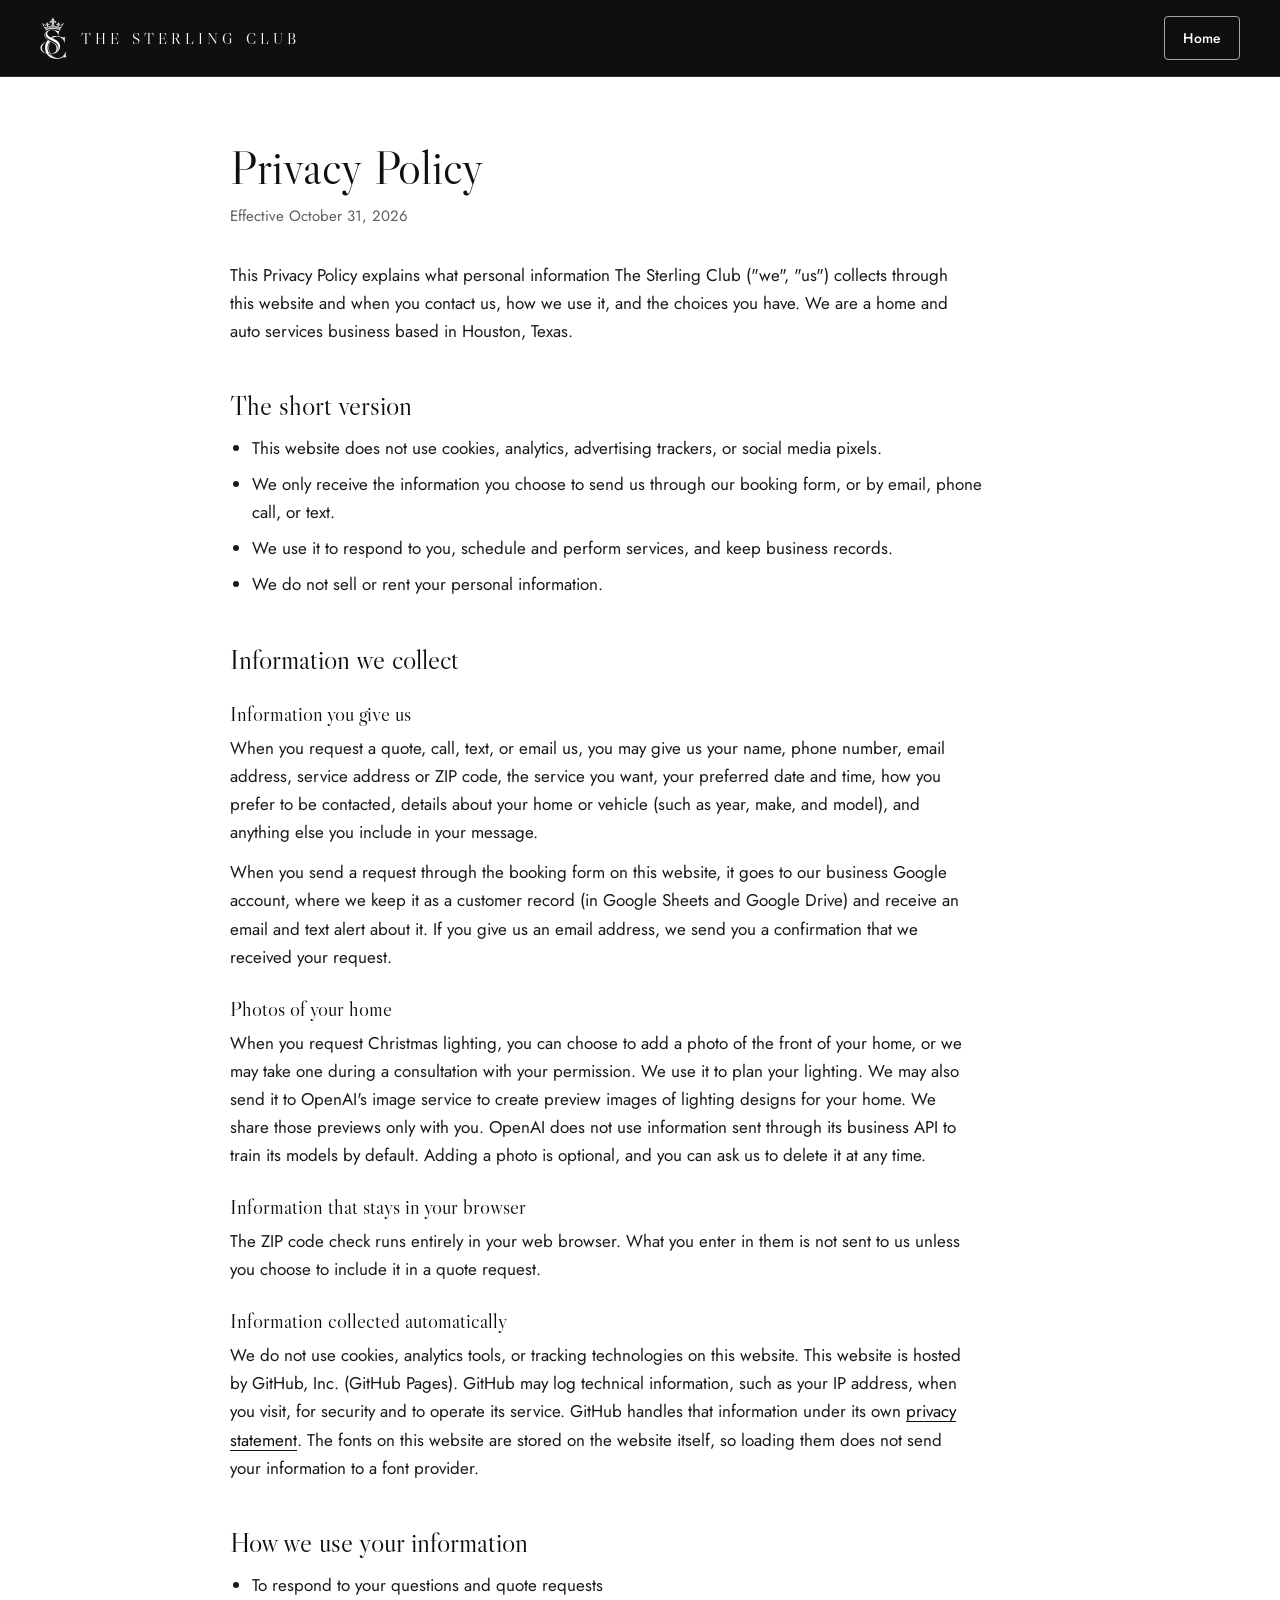
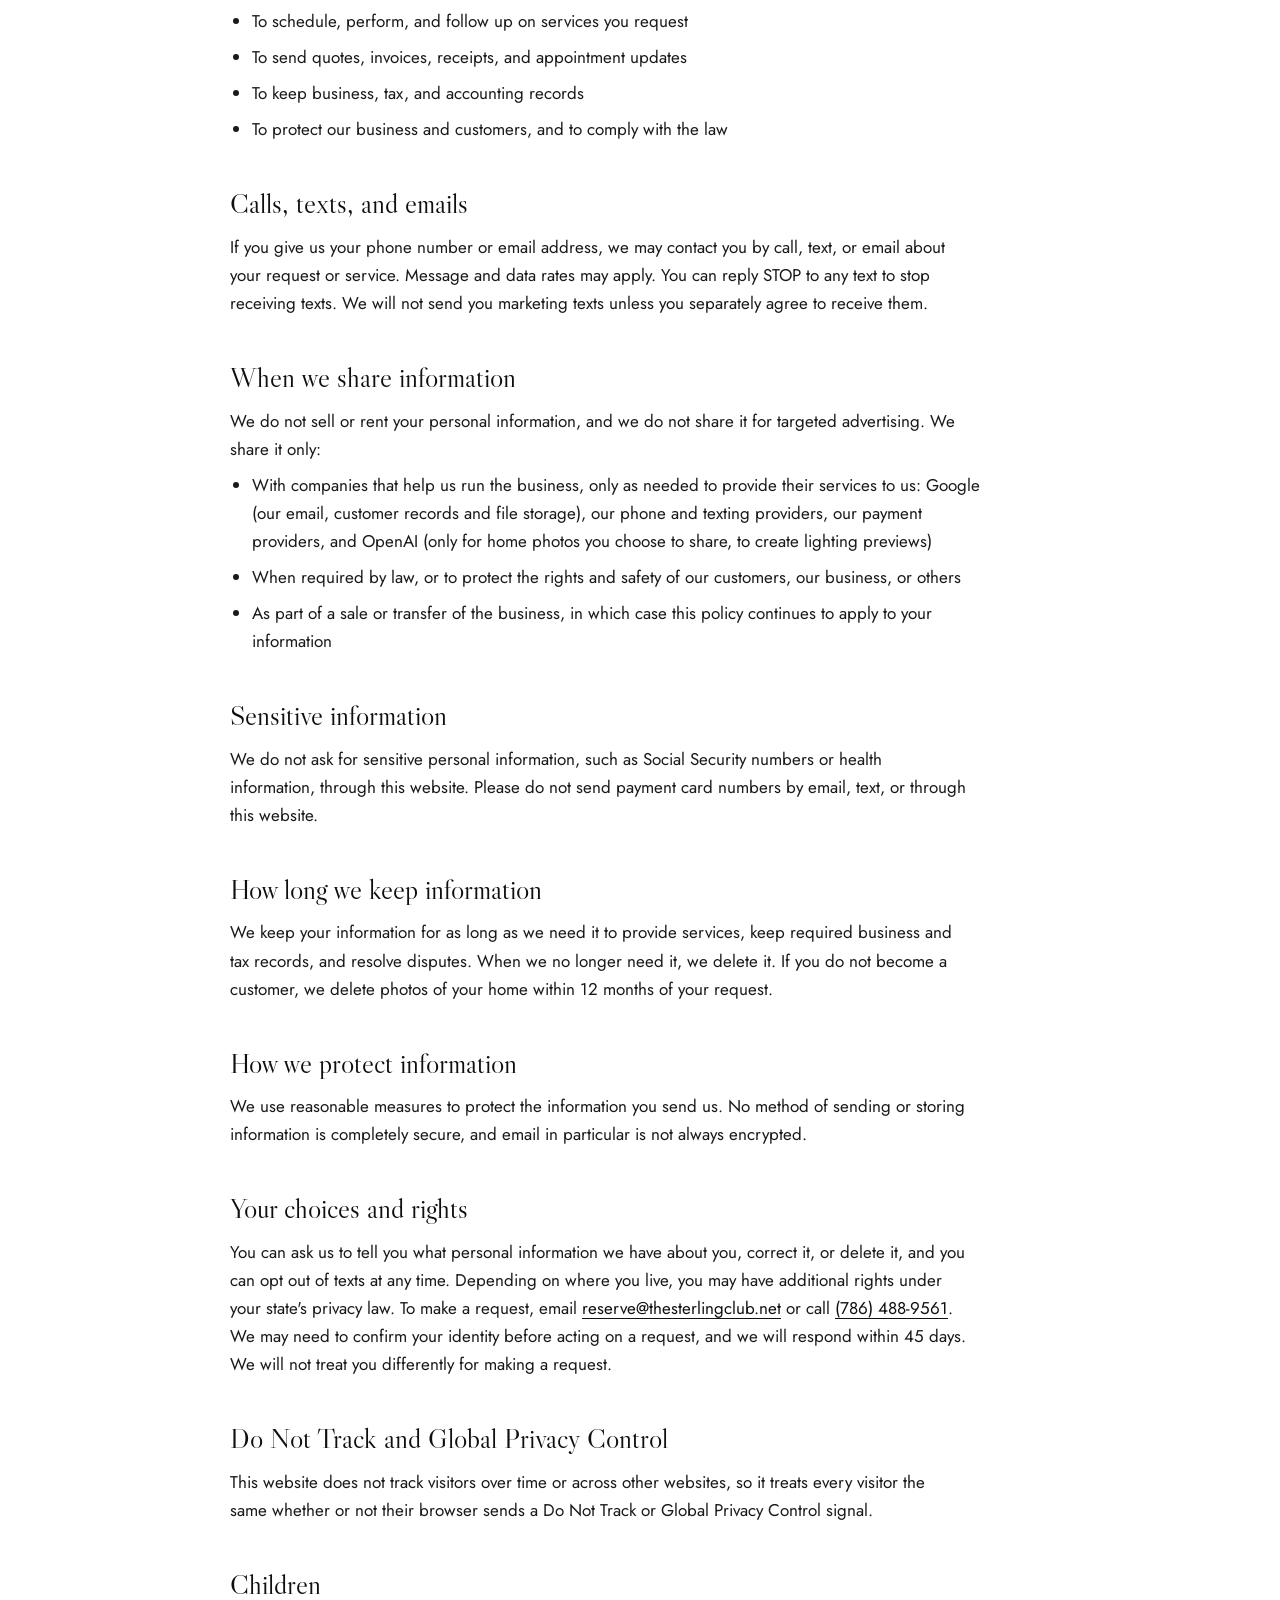
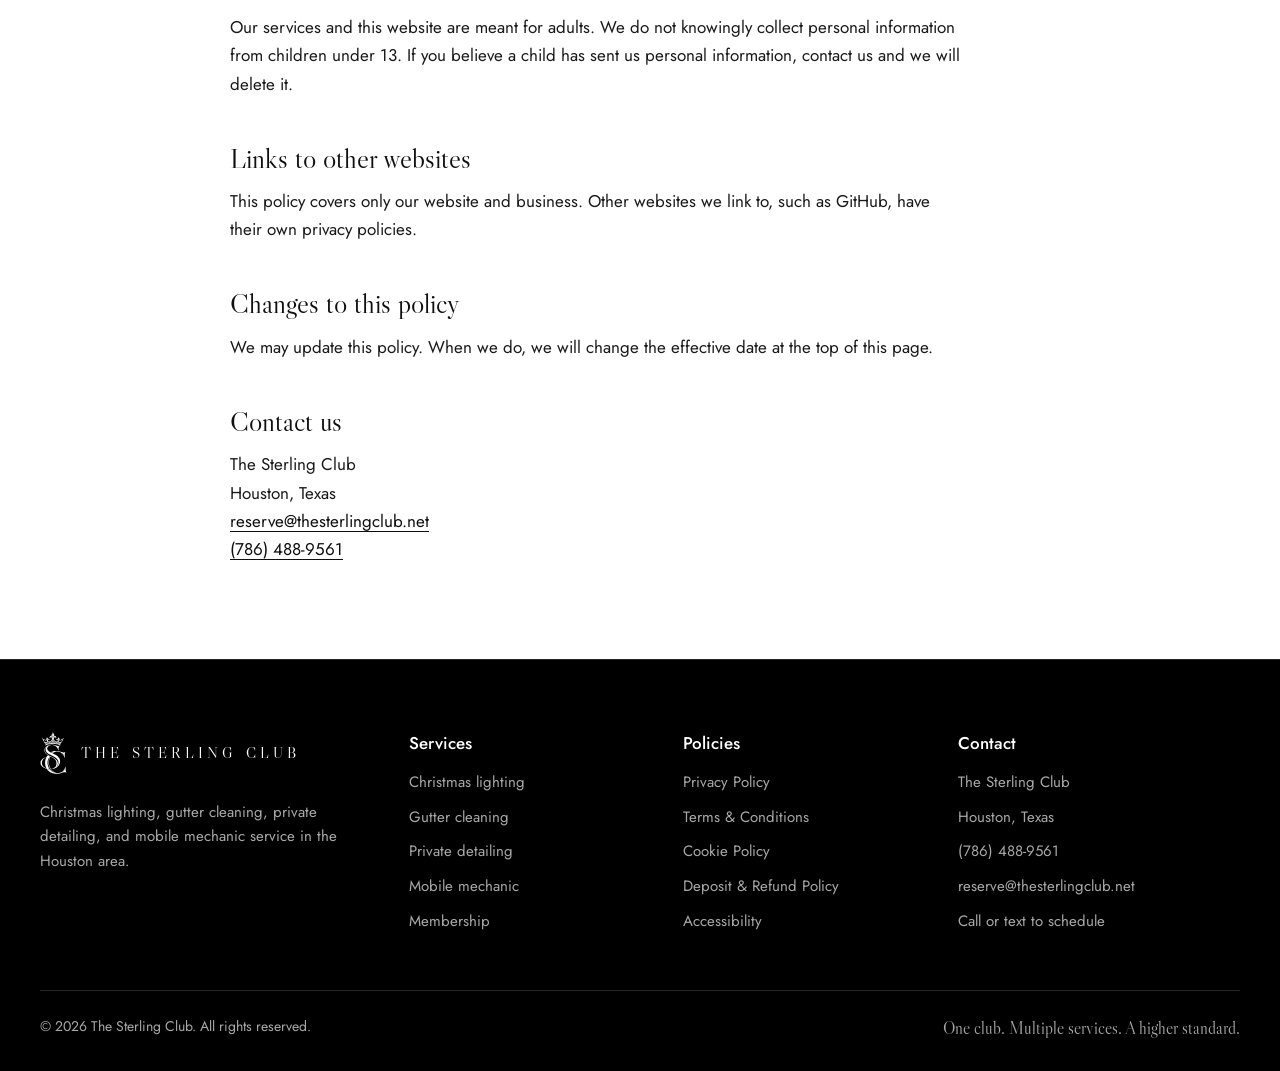
<file: privacy.html>
<!DOCTYPE html>
<html lang="en">
<head>
  <meta charset="UTF-8" />
  <meta name="viewport" content="width=device-width, initial-scale=1.0" />
  <title>Privacy Policy | The Sterling Club</title>
  <meta name="description" content="Privacy Policy for The Sterling Club, a home and auto services business in Houston, Texas." />
  <meta name="theme-color" content="#0F0F0F" />
  <link rel="canonical" href="https://joverdoser.github.io/TheSterlingClub/privacy.html" />
  <link rel="icon" href="images/favicon.svg" type="image/svg+xml" />
  <link rel="stylesheet" href="styles.css?v=club-3" />
</head>
<body class="legal-page">
  <svg width="0" height="0" style="position:absolute" aria-hidden="true" focusable="false">
    <symbol id="i-mono" viewBox="-6 -6 720 1138"><path d="M261 660L250.7 679L244.7 691.6L237.4 709.6L231 728L227.4 740.6L223.4 758.3L221 771.6L221 773.6L220.4 775.6L220 780.6L218.4 791L218 799.3L217.4 803.6L217.4 810L217 810.3L217 837L218 846.6L218 851.3L220 868.3L221 872.3L222 880L225.4 895.6L230 912.6L233 920.6L235.4 928.6L241.4 944L246.7 956L254 970.3L269.4 995.6L279.4 1009.6L294 1027.6L312.4 1046.3L322.4 1055.3L331.7 1063L344 1072L355.7 1079.6L372 1089L382.7 1094.3L391.4 1097.6L395.4 1099.6L395.7 1100.3L394.4 1100.6L390.4 1099.6L389.4 1099L369.7 1092.6L357.4 1087.6L334.4 1076L315.4 1064L299.4 1052L284 1038.6L268.4 1022.6L253.4 1004.6L230.4 1004.3L221 1003.3L216.4 1003.3L205 1001.3L195.4 1000.3L186.4 998.3L182.7 998L181 997.3L177.4 997L175.7 996.3L173.7 996.6L180 1006.6L193 1023.6L202.7 1034.6L214 1046L231 1060.6L240.4 1067.6L252.7 1076L264.4 1083L277.4 1090L294 1097.6L315.4 1106L327.4 1110L342.7 1114.3L361.4 1118.6L363.4 1118.6L365 1119.3L369 1119.6L378.7 1121.6L381 1121.6L383.4 1122.3L394 1123.6L411.4 1125L411.7 1125.3L416.4 1125.3L416.7 1125.6L448 1126L448.4 1125.6L458.4 1125.6L468 1124.6L472.7 1124.6L476 1124L486 1123.3L505 1120.6L508.7 1119.6L511 1119.6L514.7 1118.6L521.7 1117.6L524.7 1116.6L526.4 1116.6L552 1110.3L556.7 1108.6L561.4 1107.6L576.4 1102.3L577.4 1102.3L599 1094.3L611.7 1090.3L613.4 1090.3L619 1088.6L631.7 1086.3L647 1084.6L666.4 1084.3L682 1086.3L689.7 1088.3L696.4 1090.6L707.7 1097L708 1096.6L699 1083L694 1072.6L690 1060.3L687 1045.6L685 1028.3L685 1023.3L684 1013L684 1002L683.7 1001.6L683.7 992.6L683.4 992.3L683.4 984L683 983.6L683 964.6L682.7 964.3L682.7 933L681.7 932.3L677 932.3L676.4 933L672 947L665.4 964.3L660.7 975L650.4 995L639.4 1012.6L628.4 1027.3L618.4 1039L609 1048.6L595.7 1060.6L586.4 1068L574.7 1076L564 1082.3L552 1088.3L539.4 1093.6L530.7 1096.6L516.4 1100.6L506 1103L498.4 1104L496.4 1104.6L491 1105L488.7 1105.6L476 1106.3L475.7 1106.6L451 1106.3L435.7 1104.3L423.4 1101.6L413.7 1098.6L400.4 1093.6L389.4 1088.6L375 1081L363.4 1073.6L347.4 1062.3L335.7 1053L322.7 1041.3L309.4 1027.6L292.7 1007.6L280.7 991L271 975.3L263.7 962L257.7 950L252.4 937.6L244 915L238 893L233 868L232.7 863.6L232 861.3L231.7 855L231 852.3L230.7 844.3L230 840L230 832L229.7 831.6L230 805.3L230.4 805L230.4 800L232 783L236 758.3L236.7 757L240 740.6L243.7 727.3L249 712L249 711L257 690.6L262 679.6L269.7 665L269.7 664L268 662.6L262.4 660ZM668 980.3L668.4 982L663.4 996.6L662 999L658.4 1008.6L652.7 1020.3L649 1026.6L640.7 1039L630 1051.6L622.4 1059.3L610.4 1069.3L596.4 1078.6L581.7 1086.6L568.7 1092.6L555 1097.6L553.4 1097.6L553 1097.3L553.7 1096.6L562.7 1092.6L575 1086L590.4 1076L609.7 1060.6L620.4 1050.3L633 1036.3L641.7 1025.3L656 1003.3L667 981.3ZM197 624.3L193.7 628L182.4 643.3L172.4 659L167.4 668L165.7 670L141 676.6L126 682L107.7 690L92 698.3L83.4 703.3L71.4 711.3L61.7 718.6L51.7 727L35.7 743L27 753.6L17.7 767.6L10.7 781L6 792.6L3 802.3L0.7 814L-0 819.6L-0 838.6L2 852L6 866L10.4 876.6L15.4 886.6L20 894.6L27.7 905.6L39.7 920L55.7 935.3L73.4 949L87.4 958L105.4 967.6L114.7 972L131 978.6L144 983L166.4 989L191.4 994L193.7 994L213 997L217.4 997L228.7 998.3L234.4 998.3L235.4 997.6L233.7 997L225.7 996.3L223.7 995.6L211.7 994.3L209 993.3L206.4 993.3L203.4 992.3L196.4 991.3L193.7 990.3L192 990.3L189.4 989.3L183.4 988.3L181.4 987.3L173.7 985.3L170 983.6L170.4 983L192.4 989L194.4 989L197.4 990L199.4 990L202.4 991L206.4 991.3L213.7 993L238.4 996L244.7 996L245 996.3L246.7 996L246.7 995L245 993L233.7 974.6L222.7 954.3L213.7 934L209 921.6L204.4 907.3L197.7 881L197.7 879L194.7 863.3L192.7 842.6L192.7 833L192.4 832.6L192.7 813L193 812.6L193 808.3L194.7 792L195.4 790L197.7 775L198.7 772.6L198.7 771L199.7 768.6L199.7 767L203.7 752.6L212.7 728.6L225 704.3L235.4 687.6L246 673.6L251 667.6L259 659.3L259 658.6L229.4 643.3L213 634L199 625ZM13.4 804L13.7 806L12.4 813.6L12 821L11.7 821.3L12.4 839.3L15 855L17 862.3L21 873.6L20.7 875L19.7 874L18 870.6L13.7 859.3L10.7 848.3L9 838.3L9 833.6L8.7 833.3L9 821.6L10.7 811L12 806ZM161.7 675.6L162.7 676.6L152.7 697L145 716.3L137.7 739.3L137.7 740.6L136.7 743L136.7 744.3L133.7 755L133.7 756.6L132.7 759.3L130.4 774.3L129.7 776.3L126.7 804.3L126.4 844L126.7 844.3L126.7 850.6L127.7 858L127.7 862L130 880.6L132.7 895.3L135.7 906.6L136.7 912.3L137.7 914.6L140.7 926L146.7 943.3L147.7 945L147.7 946L155.7 964.6L164.4 981.3L163.7 982L153.4 978.3L140 972.3L127.7 966L114 957.6L100.4 948L92.4 941.3L80 929.3L74.7 923.3L66 912L59 900.6L55.4 893.6L50 881.6L50 880.6L49 879L49 878L46 869.6L43 858L41 846L40.7 834.6L40.4 834.3L40.7 818.6L42 807L45.4 792L49 780.3L55 766L59.4 757.6L65.4 747.6L74 735.6L81.4 727L94.4 714L105.4 705L113.7 699L124 692.6L140 684.3L150.4 679.6ZM291 538L291.4 538.6L312.4 549L319.4 552L324.7 555L330 557L340.7 562.3L342 562.3L346.4 558.6L357 551L373 541.6L383 536.6L394.7 532L407 528L415 526L422 524.6L424.4 524.6L426.4 524L436.4 523L441.4 523L441.7 522.6L456 522.6L456.4 523L462.4 523L477.7 524.6L488.4 527L490 527L491.4 527.6L494.4 528L495.7 528.6L502 530L503 530.6L504.4 530.6L514.7 534L524.4 537.6L539 544.6L548.7 550L561.4 558.3L573.4 567.3L588 580.6L597.7 590.6L607.4 602L616.7 614.6L623.7 625L631.7 638.3L644.4 663.6L650 677.6L654.4 691.6L655.4 692.3L660 692.3L660.7 691.6L660 656.3L659.7 656L659.7 638.3L659.4 638L659.4 596.3L659.7 596L659.7 589L660 588.6L660.7 578L663 564L666 554.3L669.4 546.6L677 534L677.7 532L676.4 532.3L674.4 534.3L669 538L662.7 541.3L658.7 543L650.7 545.3L645.4 546.3L635.4 547.3L626 547.3L625.7 547L613 546.3L599.4 544.3L576.4 539L565.4 535.3L558 532.3L547.4 529L543.7 527.3L541.7 527L540.7 526.3L524.4 521L504 515.3L501 515L498.4 514L492 513L489 512L487 512L484 511L465.7 508L449 506.3L435.4 506L435 505.6L414 505.6L413.7 506L401.7 506.3L378.7 509L365.7 511.3L348.7 515.3L335 519.3L315.4 526.3L301.4 532.3L292 537ZM551.4 542L552.4 542L557 544L562.7 547L584.7 560L599.4 571.3L611.7 583.3L621.4 595L632 611.6L638 623.6L640 629.3L642 633.3L645.4 643L645 644.6L643.7 643.3L640 635.3L635.4 627L624.4 610L613 595L604.4 585L590.4 571L582.7 564.3L567 552.3L552 543.3L551 542.3ZM515 362.3L514 362.3L510.7 364.3L503.4 367.3L493 370L484.4 371L476.7 371L476.4 370.6L468.7 370.3L457.7 368.3L455.7 368.3L438 364.3L406.7 354.3L404.4 354L399.7 352.3L398.4 352.3L392.7 350.3L387 349.3L376 346.3L353.7 342.3L335.7 340.3L329 340.3L328.7 340L322 340L321.7 339.6L294.4 340L271.4 342.3L249.7 346.3L248.4 347L245.4 347.3L243 348.3L237.7 349.3L235.4 350.3L234 350.3L232 351.3L230.7 351.3L229.7 352L227.7 352.3L215.4 356.6L206.4 360.3L189.7 368.3L181 373.3L163 385.6L154.7 392.6L144.4 402.6L133.7 415.3L123.7 430.6L118.7 440.3L114 451.3L111 461.3L108.7 471.6L107.4 485L107.7 498.6L108.7 506.6L110.7 515.6L115.7 531L118.7 538L123.4 547L131.4 559.6L139 569.6L146.7 578.3L160.7 592L178.4 606.3L188.4 613.6L209.4 627.3L244.4 647L245.7 647.3L272.7 661.3L296.4 672.6L337.7 694.3L355.4 705L365.4 711.6L373.4 717.6L383 725.6L395 737.6L406.7 752.3L412.7 762L420 776L427 794.6L431 810L431 811.6L433 820.6L433.4 826L434 829L434.4 839L434.7 839.3L434.7 853.3L434.4 853.6L434 863.3L431 882.6L427 897.3L421.7 910.6L417.7 919L412.7 927.3L404 939.3L396.4 947.3L383.7 957.6L371.4 965.6L351.7 976L334 983.3L333 983.3L319 988.3L314.4 989.3L312 990.3L310.7 990.3L308.4 991.3L294.4 994.3L292.4 994.3L291.7 995.6L294 998.3L305.7 998L306 997.6L316.4 997L344 992.6L360 989L362.4 988L363.7 988L366 987L375.4 984.6L401.4 974.6L422.4 964.3L440.7 953L458.7 939.3L467.7 931.3L477.7 921.3L489 908.3L492.7 903L495.4 900L505.7 884L514.4 867.6L522.4 848.3L527.4 831.6L530.4 817.3L530.4 815L531.4 810L532 798L532.4 797.6L532.4 777.6L530.4 760L527 745L521.4 728L514 712.3L505.4 697.3L496.4 684.6L482.4 668L466.4 652L451.4 639.3L430 623.6L409 610.3L391.7 600.3L352.4 580.3L343 576.3L331.4 570.3L327.7 569L318.7 564.3L307.4 559.3L282.7 547.3L255.7 533L244.7 526.3L228 514.6L217.7 506L211.7 500.3L203.4 491.3L195 480.3L191.7 475L185.4 461.3L183.7 454.6L182.7 446.6L182.7 443L183.7 434L186.7 422.6L189.7 415.6L195.4 404.6L201.7 395.3L209 386.6L217 378.6L228.4 369.6L238 363.3L246.4 359L256 355L269.4 351L275.4 350L278.4 349L293.4 347L298 347L298.4 346.6L325.4 347L340.4 349L350.4 351L368.7 356.3L374.7 359L379 360.3L393.7 367.3L405.4 374.3L415.4 381.3L427.4 391.3L436.7 400.6L442.7 407.3L454 422L463.4 436.6L471.7 453L476.4 464.3L481.7 479.6L482.7 484L483.4 485L485.4 494.3L486.4 495.3L491 495.3L492 494.6L492 421.3L491.7 421L491.7 405.3L491.4 405L491 396.6L489.7 389L488.7 386.3L486 383.6L477.7 380.3L475.7 379L478 378.6L485.7 380.3L492 380.3L494 379.6L495 380.3L493.4 385L493.4 400.6L493.7 401L493.7 408L494 408.3L494 414.6L494.7 421L495.7 418.6L496.4 414.6L499.4 404L502 397.3L505.7 390.3L511.4 381.6L514 376L515 371.3L515 364.6L515.4 364.3ZM190.4 378L191 378.3L188.4 381L178.7 389L171.4 396.6L166 403L158 414.3L153 423L148 433.6L146 439.3L145.7 441.6L144.7 443.6L141.7 456.6L140.7 465.6L140.7 479L141.7 487.3L144 497.3L147.7 508.3L151.7 517L157.7 527.3L164 536.3L174 548.3L185 559.3L190.7 564.3L205 575.6L223.7 588L237.4 596L257.7 607L283.7 620L320.7 637.3L359.4 657L361.7 658.6L369 662.3L392.4 676.6L414.4 692.3L423.7 700L436.4 711.6L452.4 729.3L461.7 742L467.7 751.6L474.4 764.6L478.4 773.6L483.7 789.6L486.4 801L488.4 814.3L488.4 819.3L489 824.3L489 834L488.7 834.3L488.4 844L487.4 848.3L487.4 851L486.7 853.3L486.4 857.6L481.4 876.3L475.4 891.3L470.7 900.6L462.7 914L456.7 922L449.7 930.3L434.4 945L420.4 955.3L413 960L412.4 960L412 959.3L424.4 949L434.7 938.3L440.7 931L449 919.3L454.7 909.6L459 901L462.7 892.3L465.4 883.6L466 882.6L470 865.6L471.7 850.6L471.7 839.3L471.4 839L471 830L469 818.6L468.4 817.3L468 814.3L466 807.3L462.7 798L455.7 783.6L449 772.6L441.4 762L433.4 752.3L419 737.6L402.4 723.3L391 714.6L376.4 704.6L357 692.6L336.7 681.3L298.7 662L257.7 642L226.7 625.3L202 610.3L182.7 596.6L166.4 583L154.4 571L147.7 563.3L135.4 546L130.4 536.6L124.7 523.3L121.4 512.3L119.4 501.6L119.4 498.3L118.7 494.3L118.7 484.6L119 484.3L119.4 476L120.7 468.6L121.4 467.3L121.4 465.3L125.4 452.3L131.4 439L137.7 428L145.7 416.6L152.4 409L163 398.3L170.7 391.6L185.4 381ZM135.7 361.6L136 363.3L137.4 365L141 367L142.4 367L142.7 362.3L145 358L150.4 352.3L156.7 348L165 344L175.4 340L176.4 340L178.4 339L182.7 338L194.4 334L196.7 333.6L197.7 333L210.4 329.6L211.7 329.6L213 329L243 323L270.7 319L277 318.6L290 317L303 316.3L303.4 316L319 315.6L319.4 315.3L327 315.3L327.4 315L349.4 315L349.7 315.3L357.4 315.3L357.7 315.6L366.4 315.6L366.7 316L372.4 316L372.7 316.3L386.4 317L390 317.6L394.4 317.6L418.4 320.6L444.4 325L446 325.6L453.7 327L455 327.6L462.7 329L484.7 335L499.4 340L514 346L523 351.3L529.4 357.3L531.4 361L532.7 367.3L536 366L538 364.3L539.4 361.6L539.4 359L537.7 355.3L534.4 351L532.7 346L532.7 342.3L533.4 340.3L538 334.3L537 333L523.4 326.3L505 319.3L504 319.3L495.7 316.3L486.7 314L485.7 313.3L483.4 313L478.7 311.3L456.4 306L454.7 306L453 305.3L449.7 305L436 302L408.4 298L388.7 296L376.7 295.3L376.4 295L368.4 295L368 294.6L353.4 294.3L353 294L323.7 294L323.4 294.3L314.7 294.3L309 295L296.7 295.3L292.7 296L284.4 296.3L281.4 297L276.7 297L251.4 300.3L249 301L246.4 301L237.4 303L228 304.3L226.4 305L224.7 305L204.7 309.3L203.4 310L202 310L200.7 310.6L189.4 313.3L167.4 320.3L148 328L137 333.6L137 334.3L139.4 336.6L141.7 340L142.7 343L142.7 345L140.7 351.3L136.4 358ZM126 320.3L126.7 324L128 326L130.4 327.6L132.7 327.6L135.4 325.3L140.7 322L150.4 317.3L165 311.6L166 311.6L176 308L178.4 307.6L197.4 302L208.4 299.6L211 298.6L212.7 298.6L218.7 297L242.4 292.6L271.7 288.6L288.7 287.3L292 286.6L302.4 286.3L307.7 285.6L314.7 285.6L315 285.3L349.4 285L349.7 285.3L368.7 285.6L369 286L396 287.6L402 288.6L405.4 288.6L410.7 289.6L422 290.6L425.7 291.6L435.4 293L437 293.6L441 294L442.7 294.6L445 294.6L446.7 295.3L450 295.6L469 299.6L470.4 300.3L485.7 304L486.7 304.6L496 307L497 307.6L505 310L528.4 319L536.4 323.3L542.4 327.6L544.4 327.3L547.4 324.3L548.4 321.3L548 318L546 314L543.7 311.6L539 309L528 304L516 299.3L503.4 295L502.4 295L500.4 294L487.4 290.6L479 288L473.7 287L467 285L449 281.6L447.4 281L417 276L389 273L369 272L368.7 271.6L352.4 271.3L352 271L327.7 271L327.4 271.3L310 271.6L309.7 272L294.4 272.6L282.7 274L279 274L260 276L248.7 278L246.4 278L212.4 284.3L181 292.3L163.7 298L149.4 303.3L143.4 306.3L140.4 307.3L131.7 312L128 315.6L126.7 318ZM381.4 261.6L372.7 256.6L364 249.3L356.4 240.3L353.7 236.3L348.4 226.3L345.4 219.3L345.4 218.3L342.4 210L342.4 208.6L339.4 197.6L338.7 191.6L338 191L337.4 192.3L335.7 202.6L331.7 216L329.4 222.3L322.4 235.6L318.7 241L311.4 249.3L302.7 256.6L298 259.6L294.4 261.3L294 262L299.4 262L299.7 261.6L322 260.6L322.4 260.3L330 260.3L330.4 260L361 260.6L364.4 261.3L374.7 261.6L381 262.3ZM500.4 133L499.4 133L494 140L491.4 144.6L489.4 149.6L486 154.6L482.7 158.3L473.4 167L471.4 171.3L471.4 174L472.4 176L477 181.3L482.4 190.6L485.7 201.6L486.4 200.6L486.4 199L487 197.6L490.4 183L491 182L491.4 179.6L492 178.6L492.4 179L492.4 183.6L491.7 185.3L490.4 195.6L488.7 203L488 209.3L489 209L491.4 204.3L498 196L504.4 190L508.7 187L512.7 185L514.7 183L515.7 180.3L515.4 175.3L514.4 172.6L509 163.6L507.4 161.6L506.4 159.3L504 148.3L503.4 140.3L502.4 137ZM634 161.3L633.7 161L628 161.3L621.7 162.6L615.4 164.6L609.4 167.6L603.4 172.3L600 177L598.7 180.6L596.7 201L595.7 204.3L595.7 206.3L594.4 209L593.7 208.6L593.4 207.6L593.4 205L592.4 201.3L589.7 195.6L587.7 193L584.4 190L579.4 188L575 188L572 189L567.7 192.6L565.7 195.6L564.4 200L564 205.6L564.7 209.6L567 214.6L571.7 214.3L573.7 215L575.7 216.3L578.4 219.3L580 222.6L581 227L581 233L579.7 237L579.7 238.3L577.4 243.6L573.7 249.3L564.4 258.6L553.4 266.3L541.4 271.6L531.4 274L522.4 274L515.7 272.6L509 270L502.7 265.6L497.7 260.3L495.4 256.6L492.4 249.6L491.4 244.3L491.4 238.3L492 234L493.4 230L495.7 225.3L498 222L501 219L505.4 216.3L508.4 215.3L514.4 215L518 216L523 219L526.4 223L528 227.6L528 231.3L527.7 233L525.7 236.6L523.7 239L524 239.3L527 239L532.4 237.3L536 235.3L539 232.6L540.4 230.6L542.4 224L542 219.6L540 217.3L539.4 215L537.7 211.6L534.7 207.3L531.7 200.3L527.4 197L519.7 194.3L512 193.6L504 195.6L500 198L494.7 203L489.4 210L486.7 215.6L485.4 220L484 220.6L483.7 220.3L483.7 210L483 205.3L480.7 197.3L478.7 193L476.4 189.6L471.7 185L465.7 181.3L459 179.3L456 179L449 179.3L442.7 181.3L437.4 184.6L433.7 189.3L432 193.6L431.4 196.6L431.4 203.6L432.4 207.3L434 210.6L436 213.6L440 217.6L440.7 217.3L440 215L440 210.6L441 207.6L442.7 205L444.4 203.3L448 201.3L451.4 200.3L456 200.3L458.7 201L462.4 202.6L466.7 206.3L469.4 210.3L471 214.3L471.7 218.3L471.7 224.3L469.4 233.3L465.4 240L458.4 246.3L451 250.3L445.4 252L438.7 253L428.7 252.6L423 251.6L416 249.6L404.7 244.6L395.4 238.6L390.7 235L383.7 228.3L377.4 220.6L370.4 209.3L366.7 201L363.4 190L363.4 188L366.4 185.6L368.4 183L369.4 179.6L369.4 177.3L368.4 174L367.4 172.3L362.4 168L362.7 163.6L364.7 156.6L367.4 151L371.4 145.3L375 142L379.7 139L384.7 137L388 136.3L394.7 136.3L401 138L404.7 140L408.7 143.3L412 148L414 154L414 160.6L412.7 164.6L411 167.6L412.4 167.6L417.4 164.3L422.7 159L426 153.3L427.7 148.3L427.7 146.3L428.7 142L428.7 135L427.7 129.6L424.7 122L420.4 116L415.4 111.6L408.7 108L404.4 106.3L398 105L388 105L381.7 106.3L377 108L373 110L366.4 114.6L359 122.3L354.7 128.6L350.7 137L347.7 145.3L345 156.3L343.4 167.6L341.7 168.3L341.4 168L334.4 168L333.7 167.3L335.4 158.3L335.7 145L336.4 139.3L336.4 49.6L336.7 49.3L337 30L337.4 29.6L337.7 21.3L338 21L338.7 21.6L339.4 26.6L339.7 35L340.7 42.6L340.7 47.6L341.7 54L341.7 59.3L343 68.3L343 76.6L343.4 77L343.4 97L343 97.3L342.7 109L342.4 109.3L342.4 113.6L342 114L341 131.6L340.7 132L340.7 139.6L341.4 143.3L342 155.6L343 153.6L344.4 145.3L346.4 137.3L351.4 124.3L357.4 112.6L364 103L369.4 97L372.7 92.3L375 87L375.7 83L375.4 76L373.4 69.6L368.4 60.6L365.7 57.3L356.4 42.6L350.4 30.6L349.4 27.6L348.4 26.3L340.4 4L339 1L338 0L332.7 7.3L329.7 13L326.7 23.3L325.4 31.6L322.4 40L318.7 47L314 54.3L310.7 58.6L304.7 64.6L301.7 69L298.7 76L297.7 81.6L298.4 86.6L299.7 90.3L301 92.3L308.4 99L314.7 105.6L319.7 113L327.7 131L330.7 141L332.4 149L333 155.3L332.7 159L332.4 159.3L331.7 158.6L330 149.6L327.4 140.3L323 131L319.7 125.3L316 120.6L310 114.6L305 111L297.4 107.3L288.7 105L278.7 105L273.4 106L268 107.6L259.7 112.3L255.4 116.3L252 121L250 125L248.4 130L247.4 135.6L247.4 142.6L249.4 151.6L251.4 156L254 159.6L257.7 163.3L264.4 167.6L265.4 167.6L265.4 167L264 165.3L262.4 161.3L262 154L263 150L265.4 145.6L268.4 142.3L272.4 139.3L278 137L283.7 136L288.4 136.3L292.4 137.3L297.7 139.6L302.4 143L307.7 149.3L311.4 157L313.7 165.6L313.4 168.3L310.4 170L307.7 172.6L306.7 174.3L305.7 177.6L305.7 180L307 183.6L309.4 186.3L311.4 187.3L312.7 188.6L312.7 189.6L308.4 203L304.7 210.6L298.4 220.6L291.4 229L281.7 237.6L273.4 243.3L263 248.3L255.4 251L247.4 252.6L237 253L230 252L223 249.6L218.4 247.3L214 244.3L209.4 239.3L207.4 236.3L204.7 230L203.4 224L203.4 218.6L204.7 212.6L207.4 207.6L210.7 204L215.4 201.3L218.7 200.3L224.7 200.3L229 202L232.4 204.6L234.4 208L235 210L235 216L234.4 218L235.4 218L239.4 214.3L241 212L243.7 206.3L244.7 199.3L244 194.6L242 189.3L238.4 184.6L235 182.3L230.4 180.3L222.7 179L215 179.6L209.7 181.3L205.7 183.3L203 185.3L198.7 190L194.7 197L192 208L192 219.6L191.4 220.3L190.7 219.6L188.4 212.6L188.4 210.6L186.7 203.6L186.7 201.3L183.7 186.3L182.7 177.3L183 177L183.7 177.6L184.7 180.3L185 183.3L189.7 200.6L189.7 202.3L190 203L190.7 203L192.7 194L194.7 188.6L198.4 181.6L202.7 176L203.7 174L203.7 171L202.7 168L201 165.3L195 160L193.7 159.6L200 167.3L201 169.6L201.4 172L200.7 173L200 173L197 168.6L194.4 166L186.7 153L179.4 137.6L176.7 133.3L175.7 133.3L172 144.3L168.7 160.3L167 164.3L161 174L159.7 178.3L159.7 180.6L160.7 183L162.4 184.6L168.7 188L172.7 191L177.7 196L180 199L181 201.3L180.7 201.6L174.4 197L167 194.3L164.7 194L156.7 194.3L149 196.6L143.7 200L140 203.6L136.4 209.3L133.7 216.3L133.4 224.3L134.7 229.3L136.4 232.3L138.4 234.3L144.4 237.6L148.4 239L151.4 239.3L151.7 238.6L148.7 235L147.4 231.6L147.7 226.3L150 221.6L154.7 217.3L161.4 215L167.7 215.3L172.7 217.3L174.7 218.6L177.7 221.6L181.4 228L181.4 229L178 232.3L177.4 234.6L177.4 237L178.4 239.6L180.4 241.6L183.7 243.3L183.7 247L181.7 253.6L179.7 257.6L177.4 261L172 266.3L165 270.6L159.7 272.6L153.7 274L144 274L137.7 272.6L131.4 270.6L124.7 267.6L119.7 264.6L113 260L106.7 254.6L102 249.6L99 245.3L96 238.3L94.7 232.6L94.7 226.3L95.4 223L96.7 220L99 217L102.7 214.6L106.4 214.3L107.7 215L109 215L109.7 214.3L110.7 211.3L111 205.3L110.4 200L109.4 196.6L107 192.6L103.7 189.3L100.4 188L96 188L92.4 189.3L87.7 193.6L85.7 196.6L83.7 201.3L82.7 207.6L81.7 208.3L81 207.3L78.4 195L78 190.6L77.4 188.6L76.7 179.6L76 177.3L73.7 173.6L68.4 169L59 164.3L54 163L53 162.3L48 161.3L43.4 161L43 162.3L46.7 166.3L50.7 172.6L60.7 193L84.7 238L87 241.6L121.4 307.6L122.4 307.6L126 304L129.7 301.3L136.7 297.6L152 291.6L167.7 286.6L176.4 282L181.7 278L186.4 273.3L189.4 269L194 259.6L194.4 260L194 263L190.7 270.6L187.4 275.6L182.7 280.6L182.4 281.6L188 280.6L190.4 279.6L195.4 278.6L201.7 276.6L204.7 276.3L206 275.6L213 274.6L223.7 272.3L223.4 271.3L217.7 269.6L212 267L207.4 263.6L204.7 261L201.4 256.3L198.7 251L195.7 241.6L196.4 241L197.7 242.3L200 247L203.7 252L209.7 258L213.4 260.6L220 264.3L229.7 267.6L238 269L253.4 268.6L264.4 266.3L275.4 262.3L281.4 259.3L289.4 254.3L299 246.6L306.4 239.3L312.4 232L317.7 224L322.4 215L327.4 202.6L329.4 196L330.4 190L331.7 188.3L344 188.3L345.4 189.3L347.7 200L350.7 208.6L356.7 221.6L361.7 229.6L368 238L376 246.3L382 251.3L392.4 258.3L405.4 264.3L420 268.3L425.7 269L437.4 269L445.7 267.6L456.4 264L462.4 260.6L466.4 257.6L474 249.3L476.4 245.6L478.4 241.3L479.7 240.3L480 243.3L479.4 246.6L477.7 249.3L477 252L474.7 256.6L471.7 261L466.7 266L464.7 267.3L459 269.6L452.7 271.6L452.7 272.3L465.4 274.6L476.7 277.6L478 277.6L494 282.3L494.4 281.6L488.7 276L486.4 272.6L483.4 266.3L483.7 264.6L485.4 266.6L488.4 272L491.4 275.6L498 281.3L507.7 286.6L518.7 290L536.4 297L544 301L548.7 304.3L551.4 307.3L552.4 307.6L553.4 306.6L578.4 260.3L594 232.6L599.4 222L608.4 206.3L612.7 197.3L615.7 192.6L625.7 173.6L628.4 169.3L633.4 163.6Z" fill="currentColor" fill-rule="evenodd"/></symbol>
  </svg>
  <a class="skip-link" href="#main">Skip to content</a>
  <header class="site-header scrolled">
    <div class="wrap nav">
      <a href="index.html" class="brand" aria-label="The Sterling Club home">
        <svg class="brand-mark" aria-hidden="true"><use href="#i-mono" /></svg>
        <span class="brand-name">The Sterling Club</span>
      </a>
      <a href="index.html" class="btn btn-sm btn-ghost"><span class="visually-hidden">Back to </span>Home</a>
    </div>
  </header>
  <main id="main" class="legal wrap-narrow">
<h1>Privacy Policy</h1>
<p class="legal-meta">Effective October 31, 2026</p>

<p>This Privacy Policy explains what personal information The Sterling Club ("we", "us") collects through this website and when you contact us, how we use it, and the choices you have. We are a home and auto services business based in Houston, Texas.</p>

<h2>The short version</h2>
<ul>
  <li>This website does not use cookies, analytics, advertising trackers, or social media pixels.</li>
  <li>We only receive the information you choose to send us through our booking form, or by email, phone call, or text.</li>
  <li>We use it to respond to you, schedule and perform services, and keep business records.</li>
  <li>We do not sell or rent your personal information.</li>
</ul>

<h2>Information we collect</h2>
<h3>Information you give us</h3>
<p>When you request a quote, call, text, or email us, you may give us your name, phone number, email address, service address or ZIP code, the service you want, your preferred date and time, how you prefer to be contacted, details about your home or vehicle (such as year, make, and model), and anything else you include in your message.</p>
<p>When you send a request through the booking form on this website, it goes to our business Google account, where we keep it as a customer record (in Google Sheets and Google Drive) and receive an email and text alert about it. If you give us an email address, we send you a confirmation that we received your request.</p>

<h3>Photos of your home</h3>
<p>When you request Christmas lighting, you can choose to add a photo of the front of your home, or we may take one during a consultation with your permission. We use it to plan your lighting. We may also send it to OpenAI's image service to create preview images of lighting designs for your home. We share those previews only with you. OpenAI does not use information sent through its business API to train its models by default. Adding a photo is optional, and you can ask us to delete it at any time.</p>

<h3>Information that stays in your browser</h3>
<p>The ZIP code check runs entirely in your web browser. What you enter in them is not sent to us unless you choose to include it in a quote request.</p>

<h3>Information collected automatically</h3>
<p>We do not use cookies, analytics tools, or tracking technologies on this website. This website is hosted by GitHub, Inc. (GitHub Pages). GitHub may log technical information, such as your IP address, when you visit, for security and to operate its service. GitHub handles that information under its own <a href="https://docs.github.com/en/site-policy/privacy-policies/github-general-privacy-statement">privacy statement</a>. The fonts on this website are stored on the website itself, so loading them does not send your information to a font provider.</p>

<h2>How we use your information</h2>
<ul>
  <li>To respond to your questions and quote requests</li>
  <li>To schedule, perform, and follow up on services you request</li>
  <li>To send quotes, invoices, receipts, and appointment updates</li>
  <li>To keep business, tax, and accounting records</li>
  <li>To protect our business and customers, and to comply with the law</li>
</ul>

<h2>Calls, texts, and emails</h2>
<p>If you give us your phone number or email address, we may contact you by call, text, or email about your request or service. Message and data rates may apply. You can reply STOP to any text to stop receiving texts. We will not send you marketing texts unless you separately agree to receive them.</p>

<h2>When we share information</h2>
<p>We do not sell or rent your personal information, and we do not share it for targeted advertising. We share it only:</p>
<ul>
  <li>With companies that help us run the business, only as needed to provide their services to us: Google (our email, customer records and file storage), our phone and texting providers, our payment providers, and OpenAI (only for home photos you choose to share, to create lighting previews)</li>
  <li>When required by law, or to protect the rights and safety of our customers, our business, or others</li>
  <li>As part of a sale or transfer of the business, in which case this policy continues to apply to your information</li>
</ul>

<h2>Sensitive information</h2>
<p>We do not ask for sensitive personal information, such as Social Security numbers or health information, through this website. Please do not send payment card numbers by email, text, or through this website.</p>

<h2>How long we keep information</h2>
<p>We keep your information for as long as we need it to provide services, keep required business and tax records, and resolve disputes. When we no longer need it, we delete it. If you do not become a customer, we delete photos of your home within 12 months of your request.</p>

<h2>How we protect information</h2>
<p>We use reasonable measures to protect the information you send us. No method of sending or storing information is completely secure, and email in particular is not always encrypted.</p>

<h2>Your choices and rights</h2>
<p>You can ask us to tell you what personal information we have about you, correct it, or delete it, and you can opt out of texts at any time. Depending on where you live, you may have additional rights under your state's privacy law. To make a request, email <a href="mailto:reserve@thesterlingclub.net">reserve@thesterlingclub.net</a> or call <a href="tel:+17864889561">(786) 488-9561</a>. We may need to confirm your identity before acting on a request, and we will respond within 45 days. We will not treat you differently for making a request.</p>

<h2>Do Not Track and Global Privacy Control</h2>
<p>This website does not track visitors over time or across other websites, so it treats every visitor the same whether or not their browser sends a Do Not Track or Global Privacy Control signal.</p>

<h2>Children</h2>
<p>Our services and this website are meant for adults. We do not knowingly collect personal information from children under 13. If you believe a child has sent us personal information, contact us and we will delete it.</p>

<h2>Links to other websites</h2>
<p>This policy covers only our website and business. Other websites we link to, such as GitHub, have their own privacy policies.</p>

<h2>Changes to this policy</h2>
<p>We may update this policy. When we do, we will change the effective date at the top of this page.</p>

<h2>Contact us</h2>
<p>The Sterling Club<br />Houston, Texas<br /><a href="mailto:reserve@thesterlingclub.net">reserve@thesterlingclub.net</a><br /><a href="tel:+17864889561">(786) 488-9561</a></p>

  </main>
  <!-- ============ Footer ============ -->
  <footer class="site-footer">
    <div class="wrap footer-grid">
      <div class="footer-brand">
        <a href="index.html" class="brand">
          <svg class="brand-mark" aria-hidden="true"><use href="#i-mono" /></svg>
          <span class="brand-name">The Sterling Club</span>
        </a>
        <p>Christmas lighting, gutter cleaning, private detailing, and mobile mechanic service in the Houston area.</p>
      </div>
      <div>
        <h2 class="footer-h">Services</h2>
        <ul>
          <li><a href="index.html#lighting">Christmas lighting</a></li>
          <li><a href="index.html#gutters">Gutter cleaning</a></li>
          <li><a href="index.html#detailing">Private detailing</a></li>
          <li><a href="index.html#vehicle-care">Mobile mechanic</a></li>
          <li><a href="index.html#membership">Membership</a></li>
        </ul>
      </div>
      <div>
        <h2 class="footer-h">Policies</h2>
        <ul>
          <li><a href="privacy.html">Privacy Policy</a></li>
          <li><a href="terms.html">Terms &amp; Conditions</a></li>
          <li><a href="cookies.html">Cookie Policy</a></li>
          <li><a href="refunds.html">Deposit &amp; Refund Policy</a></li>
          <li><a href="accessibility.html">Accessibility</a></li>
        </ul>
      </div>
      <div>
        <h2 class="footer-h">Contact</h2>
        <address>
          <ul>
            <li>The Sterling Club</li>
            <li>Houston, Texas</li>
            <li><a href="tel:+17864889561">(786) 488-9561</a></li>
            <li><a href="mailto:reserve@thesterlingclub.net">reserve@thesterlingclub.net</a></li>
            <li>Call or text to schedule</li>
          </ul>
        </address>
      </div>
    </div>
    <div class="wrap footer-bottom">
      <p>&copy; 2026 The Sterling Club. All rights reserved.</p>
      <p class="footer-motto">One club. Multiple services. A higher standard.</p>
    </div>
  </footer>
</body>
</html>
</file>
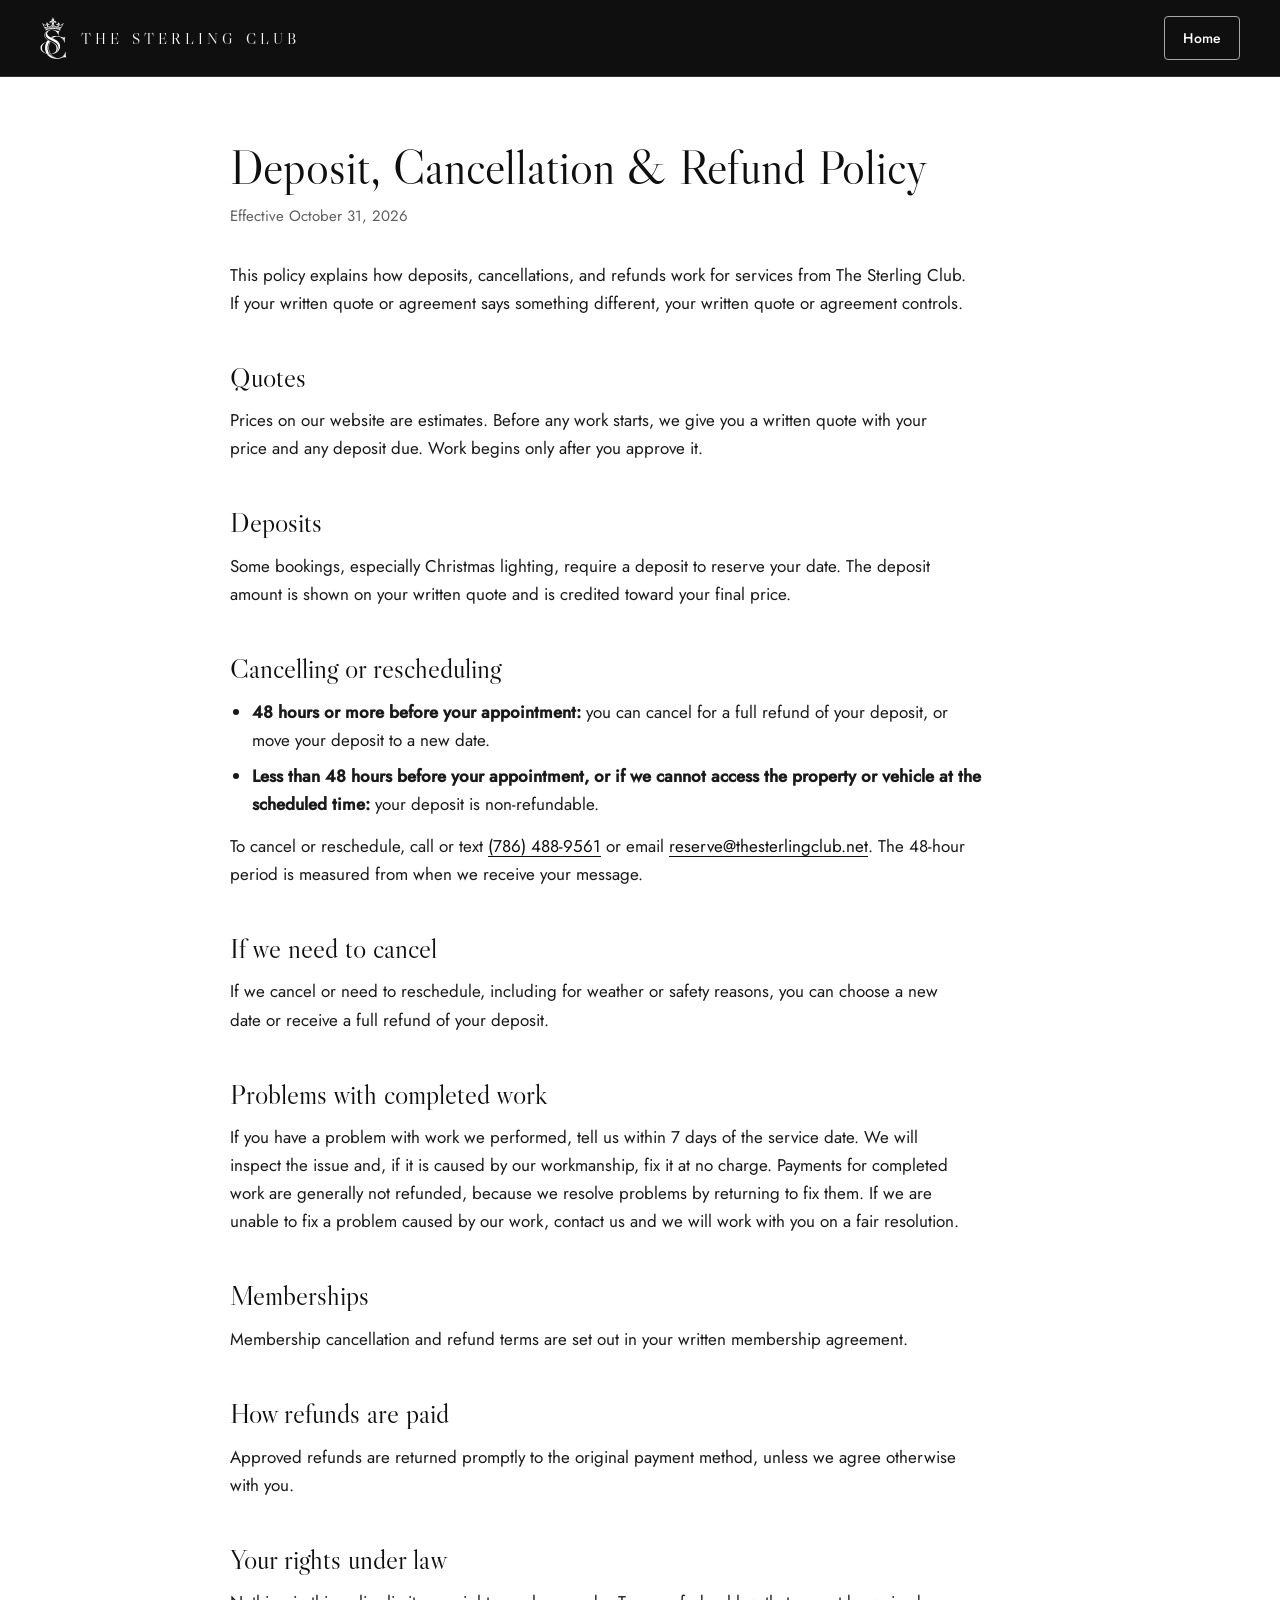
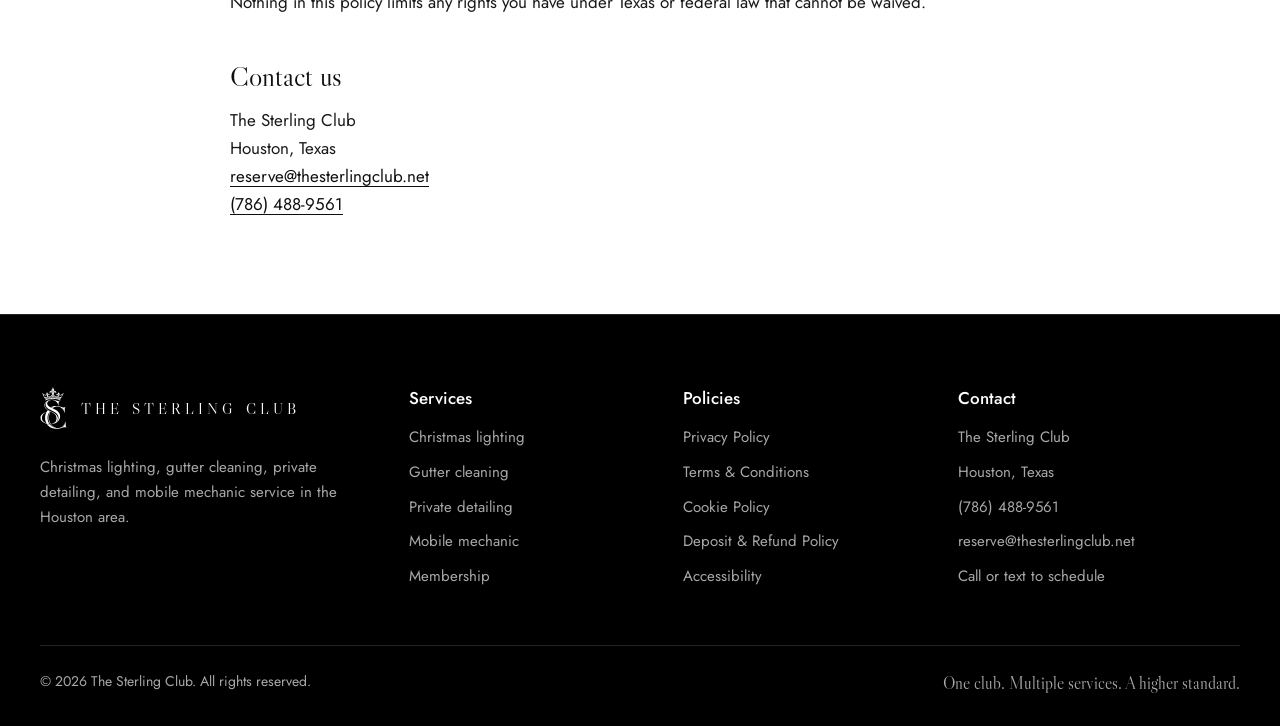
<file: refunds.html>
<!DOCTYPE html>
<html lang="en">
<head>
  <meta charset="UTF-8" />
  <meta name="viewport" content="width=device-width, initial-scale=1.0" />
  <title>Deposit, Cancellation &amp; Refund Policy | The Sterling Club</title>
  <meta name="description" content="Deposit, Cancellation &amp; Refund Policy for The Sterling Club, a home and auto services business in Houston, Texas." />
  <meta name="theme-color" content="#0F0F0F" />
  <link rel="canonical" href="https://joverdoser.github.io/TheSterlingClub/refunds.html" />
  <link rel="icon" href="images/favicon.svg" type="image/svg+xml" />
  <link rel="stylesheet" href="styles.css?v=club-3" />
</head>
<body class="legal-page">
  <svg width="0" height="0" style="position:absolute" aria-hidden="true" focusable="false">
    <symbol id="i-mono" viewBox="-6 -6 720 1138"><path d="M261 660L250.7 679L244.7 691.6L237.4 709.6L231 728L227.4 740.6L223.4 758.3L221 771.6L221 773.6L220.4 775.6L220 780.6L218.4 791L218 799.3L217.4 803.6L217.4 810L217 810.3L217 837L218 846.6L218 851.3L220 868.3L221 872.3L222 880L225.4 895.6L230 912.6L233 920.6L235.4 928.6L241.4 944L246.7 956L254 970.3L269.4 995.6L279.4 1009.6L294 1027.6L312.4 1046.3L322.4 1055.3L331.7 1063L344 1072L355.7 1079.6L372 1089L382.7 1094.3L391.4 1097.6L395.4 1099.6L395.7 1100.3L394.4 1100.6L390.4 1099.6L389.4 1099L369.7 1092.6L357.4 1087.6L334.4 1076L315.4 1064L299.4 1052L284 1038.6L268.4 1022.6L253.4 1004.6L230.4 1004.3L221 1003.3L216.4 1003.3L205 1001.3L195.4 1000.3L186.4 998.3L182.7 998L181 997.3L177.4 997L175.7 996.3L173.7 996.6L180 1006.6L193 1023.6L202.7 1034.6L214 1046L231 1060.6L240.4 1067.6L252.7 1076L264.4 1083L277.4 1090L294 1097.6L315.4 1106L327.4 1110L342.7 1114.3L361.4 1118.6L363.4 1118.6L365 1119.3L369 1119.6L378.7 1121.6L381 1121.6L383.4 1122.3L394 1123.6L411.4 1125L411.7 1125.3L416.4 1125.3L416.7 1125.6L448 1126L448.4 1125.6L458.4 1125.6L468 1124.6L472.7 1124.6L476 1124L486 1123.3L505 1120.6L508.7 1119.6L511 1119.6L514.7 1118.6L521.7 1117.6L524.7 1116.6L526.4 1116.6L552 1110.3L556.7 1108.6L561.4 1107.6L576.4 1102.3L577.4 1102.3L599 1094.3L611.7 1090.3L613.4 1090.3L619 1088.6L631.7 1086.3L647 1084.6L666.4 1084.3L682 1086.3L689.7 1088.3L696.4 1090.6L707.7 1097L708 1096.6L699 1083L694 1072.6L690 1060.3L687 1045.6L685 1028.3L685 1023.3L684 1013L684 1002L683.7 1001.6L683.7 992.6L683.4 992.3L683.4 984L683 983.6L683 964.6L682.7 964.3L682.7 933L681.7 932.3L677 932.3L676.4 933L672 947L665.4 964.3L660.7 975L650.4 995L639.4 1012.6L628.4 1027.3L618.4 1039L609 1048.6L595.7 1060.6L586.4 1068L574.7 1076L564 1082.3L552 1088.3L539.4 1093.6L530.7 1096.6L516.4 1100.6L506 1103L498.4 1104L496.4 1104.6L491 1105L488.7 1105.6L476 1106.3L475.7 1106.6L451 1106.3L435.7 1104.3L423.4 1101.6L413.7 1098.6L400.4 1093.6L389.4 1088.6L375 1081L363.4 1073.6L347.4 1062.3L335.7 1053L322.7 1041.3L309.4 1027.6L292.7 1007.6L280.7 991L271 975.3L263.7 962L257.7 950L252.4 937.6L244 915L238 893L233 868L232.7 863.6L232 861.3L231.7 855L231 852.3L230.7 844.3L230 840L230 832L229.7 831.6L230 805.3L230.4 805L230.4 800L232 783L236 758.3L236.7 757L240 740.6L243.7 727.3L249 712L249 711L257 690.6L262 679.6L269.7 665L269.7 664L268 662.6L262.4 660ZM668 980.3L668.4 982L663.4 996.6L662 999L658.4 1008.6L652.7 1020.3L649 1026.6L640.7 1039L630 1051.6L622.4 1059.3L610.4 1069.3L596.4 1078.6L581.7 1086.6L568.7 1092.6L555 1097.6L553.4 1097.6L553 1097.3L553.7 1096.6L562.7 1092.6L575 1086L590.4 1076L609.7 1060.6L620.4 1050.3L633 1036.3L641.7 1025.3L656 1003.3L667 981.3ZM197 624.3L193.7 628L182.4 643.3L172.4 659L167.4 668L165.7 670L141 676.6L126 682L107.7 690L92 698.3L83.4 703.3L71.4 711.3L61.7 718.6L51.7 727L35.7 743L27 753.6L17.7 767.6L10.7 781L6 792.6L3 802.3L0.7 814L-0 819.6L-0 838.6L2 852L6 866L10.4 876.6L15.4 886.6L20 894.6L27.7 905.6L39.7 920L55.7 935.3L73.4 949L87.4 958L105.4 967.6L114.7 972L131 978.6L144 983L166.4 989L191.4 994L193.7 994L213 997L217.4 997L228.7 998.3L234.4 998.3L235.4 997.6L233.7 997L225.7 996.3L223.7 995.6L211.7 994.3L209 993.3L206.4 993.3L203.4 992.3L196.4 991.3L193.7 990.3L192 990.3L189.4 989.3L183.4 988.3L181.4 987.3L173.7 985.3L170 983.6L170.4 983L192.4 989L194.4 989L197.4 990L199.4 990L202.4 991L206.4 991.3L213.7 993L238.4 996L244.7 996L245 996.3L246.7 996L246.7 995L245 993L233.7 974.6L222.7 954.3L213.7 934L209 921.6L204.4 907.3L197.7 881L197.7 879L194.7 863.3L192.7 842.6L192.7 833L192.4 832.6L192.7 813L193 812.6L193 808.3L194.7 792L195.4 790L197.7 775L198.7 772.6L198.7 771L199.7 768.6L199.7 767L203.7 752.6L212.7 728.6L225 704.3L235.4 687.6L246 673.6L251 667.6L259 659.3L259 658.6L229.4 643.3L213 634L199 625ZM13.4 804L13.7 806L12.4 813.6L12 821L11.7 821.3L12.4 839.3L15 855L17 862.3L21 873.6L20.7 875L19.7 874L18 870.6L13.7 859.3L10.7 848.3L9 838.3L9 833.6L8.7 833.3L9 821.6L10.7 811L12 806ZM161.7 675.6L162.7 676.6L152.7 697L145 716.3L137.7 739.3L137.7 740.6L136.7 743L136.7 744.3L133.7 755L133.7 756.6L132.7 759.3L130.4 774.3L129.7 776.3L126.7 804.3L126.4 844L126.7 844.3L126.7 850.6L127.7 858L127.7 862L130 880.6L132.7 895.3L135.7 906.6L136.7 912.3L137.7 914.6L140.7 926L146.7 943.3L147.7 945L147.7 946L155.7 964.6L164.4 981.3L163.7 982L153.4 978.3L140 972.3L127.7 966L114 957.6L100.4 948L92.4 941.3L80 929.3L74.7 923.3L66 912L59 900.6L55.4 893.6L50 881.6L50 880.6L49 879L49 878L46 869.6L43 858L41 846L40.7 834.6L40.4 834.3L40.7 818.6L42 807L45.4 792L49 780.3L55 766L59.4 757.6L65.4 747.6L74 735.6L81.4 727L94.4 714L105.4 705L113.7 699L124 692.6L140 684.3L150.4 679.6ZM291 538L291.4 538.6L312.4 549L319.4 552L324.7 555L330 557L340.7 562.3L342 562.3L346.4 558.6L357 551L373 541.6L383 536.6L394.7 532L407 528L415 526L422 524.6L424.4 524.6L426.4 524L436.4 523L441.4 523L441.7 522.6L456 522.6L456.4 523L462.4 523L477.7 524.6L488.4 527L490 527L491.4 527.6L494.4 528L495.7 528.6L502 530L503 530.6L504.4 530.6L514.7 534L524.4 537.6L539 544.6L548.7 550L561.4 558.3L573.4 567.3L588 580.6L597.7 590.6L607.4 602L616.7 614.6L623.7 625L631.7 638.3L644.4 663.6L650 677.6L654.4 691.6L655.4 692.3L660 692.3L660.7 691.6L660 656.3L659.7 656L659.7 638.3L659.4 638L659.4 596.3L659.7 596L659.7 589L660 588.6L660.7 578L663 564L666 554.3L669.4 546.6L677 534L677.7 532L676.4 532.3L674.4 534.3L669 538L662.7 541.3L658.7 543L650.7 545.3L645.4 546.3L635.4 547.3L626 547.3L625.7 547L613 546.3L599.4 544.3L576.4 539L565.4 535.3L558 532.3L547.4 529L543.7 527.3L541.7 527L540.7 526.3L524.4 521L504 515.3L501 515L498.4 514L492 513L489 512L487 512L484 511L465.7 508L449 506.3L435.4 506L435 505.6L414 505.6L413.7 506L401.7 506.3L378.7 509L365.7 511.3L348.7 515.3L335 519.3L315.4 526.3L301.4 532.3L292 537ZM551.4 542L552.4 542L557 544L562.7 547L584.7 560L599.4 571.3L611.7 583.3L621.4 595L632 611.6L638 623.6L640 629.3L642 633.3L645.4 643L645 644.6L643.7 643.3L640 635.3L635.4 627L624.4 610L613 595L604.4 585L590.4 571L582.7 564.3L567 552.3L552 543.3L551 542.3ZM515 362.3L514 362.3L510.7 364.3L503.4 367.3L493 370L484.4 371L476.7 371L476.4 370.6L468.7 370.3L457.7 368.3L455.7 368.3L438 364.3L406.7 354.3L404.4 354L399.7 352.3L398.4 352.3L392.7 350.3L387 349.3L376 346.3L353.7 342.3L335.7 340.3L329 340.3L328.7 340L322 340L321.7 339.6L294.4 340L271.4 342.3L249.7 346.3L248.4 347L245.4 347.3L243 348.3L237.7 349.3L235.4 350.3L234 350.3L232 351.3L230.7 351.3L229.7 352L227.7 352.3L215.4 356.6L206.4 360.3L189.7 368.3L181 373.3L163 385.6L154.7 392.6L144.4 402.6L133.7 415.3L123.7 430.6L118.7 440.3L114 451.3L111 461.3L108.7 471.6L107.4 485L107.7 498.6L108.7 506.6L110.7 515.6L115.7 531L118.7 538L123.4 547L131.4 559.6L139 569.6L146.7 578.3L160.7 592L178.4 606.3L188.4 613.6L209.4 627.3L244.4 647L245.7 647.3L272.7 661.3L296.4 672.6L337.7 694.3L355.4 705L365.4 711.6L373.4 717.6L383 725.6L395 737.6L406.7 752.3L412.7 762L420 776L427 794.6L431 810L431 811.6L433 820.6L433.4 826L434 829L434.4 839L434.7 839.3L434.7 853.3L434.4 853.6L434 863.3L431 882.6L427 897.3L421.7 910.6L417.7 919L412.7 927.3L404 939.3L396.4 947.3L383.7 957.6L371.4 965.6L351.7 976L334 983.3L333 983.3L319 988.3L314.4 989.3L312 990.3L310.7 990.3L308.4 991.3L294.4 994.3L292.4 994.3L291.7 995.6L294 998.3L305.7 998L306 997.6L316.4 997L344 992.6L360 989L362.4 988L363.7 988L366 987L375.4 984.6L401.4 974.6L422.4 964.3L440.7 953L458.7 939.3L467.7 931.3L477.7 921.3L489 908.3L492.7 903L495.4 900L505.7 884L514.4 867.6L522.4 848.3L527.4 831.6L530.4 817.3L530.4 815L531.4 810L532 798L532.4 797.6L532.4 777.6L530.4 760L527 745L521.4 728L514 712.3L505.4 697.3L496.4 684.6L482.4 668L466.4 652L451.4 639.3L430 623.6L409 610.3L391.7 600.3L352.4 580.3L343 576.3L331.4 570.3L327.7 569L318.7 564.3L307.4 559.3L282.7 547.3L255.7 533L244.7 526.3L228 514.6L217.7 506L211.7 500.3L203.4 491.3L195 480.3L191.7 475L185.4 461.3L183.7 454.6L182.7 446.6L182.7 443L183.7 434L186.7 422.6L189.7 415.6L195.4 404.6L201.7 395.3L209 386.6L217 378.6L228.4 369.6L238 363.3L246.4 359L256 355L269.4 351L275.4 350L278.4 349L293.4 347L298 347L298.4 346.6L325.4 347L340.4 349L350.4 351L368.7 356.3L374.7 359L379 360.3L393.7 367.3L405.4 374.3L415.4 381.3L427.4 391.3L436.7 400.6L442.7 407.3L454 422L463.4 436.6L471.7 453L476.4 464.3L481.7 479.6L482.7 484L483.4 485L485.4 494.3L486.4 495.3L491 495.3L492 494.6L492 421.3L491.7 421L491.7 405.3L491.4 405L491 396.6L489.7 389L488.7 386.3L486 383.6L477.7 380.3L475.7 379L478 378.6L485.7 380.3L492 380.3L494 379.6L495 380.3L493.4 385L493.4 400.6L493.7 401L493.7 408L494 408.3L494 414.6L494.7 421L495.7 418.6L496.4 414.6L499.4 404L502 397.3L505.7 390.3L511.4 381.6L514 376L515 371.3L515 364.6L515.4 364.3ZM190.4 378L191 378.3L188.4 381L178.7 389L171.4 396.6L166 403L158 414.3L153 423L148 433.6L146 439.3L145.7 441.6L144.7 443.6L141.7 456.6L140.7 465.6L140.7 479L141.7 487.3L144 497.3L147.7 508.3L151.7 517L157.7 527.3L164 536.3L174 548.3L185 559.3L190.7 564.3L205 575.6L223.7 588L237.4 596L257.7 607L283.7 620L320.7 637.3L359.4 657L361.7 658.6L369 662.3L392.4 676.6L414.4 692.3L423.7 700L436.4 711.6L452.4 729.3L461.7 742L467.7 751.6L474.4 764.6L478.4 773.6L483.7 789.6L486.4 801L488.4 814.3L488.4 819.3L489 824.3L489 834L488.7 834.3L488.4 844L487.4 848.3L487.4 851L486.7 853.3L486.4 857.6L481.4 876.3L475.4 891.3L470.7 900.6L462.7 914L456.7 922L449.7 930.3L434.4 945L420.4 955.3L413 960L412.4 960L412 959.3L424.4 949L434.7 938.3L440.7 931L449 919.3L454.7 909.6L459 901L462.7 892.3L465.4 883.6L466 882.6L470 865.6L471.7 850.6L471.7 839.3L471.4 839L471 830L469 818.6L468.4 817.3L468 814.3L466 807.3L462.7 798L455.7 783.6L449 772.6L441.4 762L433.4 752.3L419 737.6L402.4 723.3L391 714.6L376.4 704.6L357 692.6L336.7 681.3L298.7 662L257.7 642L226.7 625.3L202 610.3L182.7 596.6L166.4 583L154.4 571L147.7 563.3L135.4 546L130.4 536.6L124.7 523.3L121.4 512.3L119.4 501.6L119.4 498.3L118.7 494.3L118.7 484.6L119 484.3L119.4 476L120.7 468.6L121.4 467.3L121.4 465.3L125.4 452.3L131.4 439L137.7 428L145.7 416.6L152.4 409L163 398.3L170.7 391.6L185.4 381ZM135.7 361.6L136 363.3L137.4 365L141 367L142.4 367L142.7 362.3L145 358L150.4 352.3L156.7 348L165 344L175.4 340L176.4 340L178.4 339L182.7 338L194.4 334L196.7 333.6L197.7 333L210.4 329.6L211.7 329.6L213 329L243 323L270.7 319L277 318.6L290 317L303 316.3L303.4 316L319 315.6L319.4 315.3L327 315.3L327.4 315L349.4 315L349.7 315.3L357.4 315.3L357.7 315.6L366.4 315.6L366.7 316L372.4 316L372.7 316.3L386.4 317L390 317.6L394.4 317.6L418.4 320.6L444.4 325L446 325.6L453.7 327L455 327.6L462.7 329L484.7 335L499.4 340L514 346L523 351.3L529.4 357.3L531.4 361L532.7 367.3L536 366L538 364.3L539.4 361.6L539.4 359L537.7 355.3L534.4 351L532.7 346L532.7 342.3L533.4 340.3L538 334.3L537 333L523.4 326.3L505 319.3L504 319.3L495.7 316.3L486.7 314L485.7 313.3L483.4 313L478.7 311.3L456.4 306L454.7 306L453 305.3L449.7 305L436 302L408.4 298L388.7 296L376.7 295.3L376.4 295L368.4 295L368 294.6L353.4 294.3L353 294L323.7 294L323.4 294.3L314.7 294.3L309 295L296.7 295.3L292.7 296L284.4 296.3L281.4 297L276.7 297L251.4 300.3L249 301L246.4 301L237.4 303L228 304.3L226.4 305L224.7 305L204.7 309.3L203.4 310L202 310L200.7 310.6L189.4 313.3L167.4 320.3L148 328L137 333.6L137 334.3L139.4 336.6L141.7 340L142.7 343L142.7 345L140.7 351.3L136.4 358ZM126 320.3L126.7 324L128 326L130.4 327.6L132.7 327.6L135.4 325.3L140.7 322L150.4 317.3L165 311.6L166 311.6L176 308L178.4 307.6L197.4 302L208.4 299.6L211 298.6L212.7 298.6L218.7 297L242.4 292.6L271.7 288.6L288.7 287.3L292 286.6L302.4 286.3L307.7 285.6L314.7 285.6L315 285.3L349.4 285L349.7 285.3L368.7 285.6L369 286L396 287.6L402 288.6L405.4 288.6L410.7 289.6L422 290.6L425.7 291.6L435.4 293L437 293.6L441 294L442.7 294.6L445 294.6L446.7 295.3L450 295.6L469 299.6L470.4 300.3L485.7 304L486.7 304.6L496 307L497 307.6L505 310L528.4 319L536.4 323.3L542.4 327.6L544.4 327.3L547.4 324.3L548.4 321.3L548 318L546 314L543.7 311.6L539 309L528 304L516 299.3L503.4 295L502.4 295L500.4 294L487.4 290.6L479 288L473.7 287L467 285L449 281.6L447.4 281L417 276L389 273L369 272L368.7 271.6L352.4 271.3L352 271L327.7 271L327.4 271.3L310 271.6L309.7 272L294.4 272.6L282.7 274L279 274L260 276L248.7 278L246.4 278L212.4 284.3L181 292.3L163.7 298L149.4 303.3L143.4 306.3L140.4 307.3L131.7 312L128 315.6L126.7 318ZM381.4 261.6L372.7 256.6L364 249.3L356.4 240.3L353.7 236.3L348.4 226.3L345.4 219.3L345.4 218.3L342.4 210L342.4 208.6L339.4 197.6L338.7 191.6L338 191L337.4 192.3L335.7 202.6L331.7 216L329.4 222.3L322.4 235.6L318.7 241L311.4 249.3L302.7 256.6L298 259.6L294.4 261.3L294 262L299.4 262L299.7 261.6L322 260.6L322.4 260.3L330 260.3L330.4 260L361 260.6L364.4 261.3L374.7 261.6L381 262.3ZM500.4 133L499.4 133L494 140L491.4 144.6L489.4 149.6L486 154.6L482.7 158.3L473.4 167L471.4 171.3L471.4 174L472.4 176L477 181.3L482.4 190.6L485.7 201.6L486.4 200.6L486.4 199L487 197.6L490.4 183L491 182L491.4 179.6L492 178.6L492.4 179L492.4 183.6L491.7 185.3L490.4 195.6L488.7 203L488 209.3L489 209L491.4 204.3L498 196L504.4 190L508.7 187L512.7 185L514.7 183L515.7 180.3L515.4 175.3L514.4 172.6L509 163.6L507.4 161.6L506.4 159.3L504 148.3L503.4 140.3L502.4 137ZM634 161.3L633.7 161L628 161.3L621.7 162.6L615.4 164.6L609.4 167.6L603.4 172.3L600 177L598.7 180.6L596.7 201L595.7 204.3L595.7 206.3L594.4 209L593.7 208.6L593.4 207.6L593.4 205L592.4 201.3L589.7 195.6L587.7 193L584.4 190L579.4 188L575 188L572 189L567.7 192.6L565.7 195.6L564.4 200L564 205.6L564.7 209.6L567 214.6L571.7 214.3L573.7 215L575.7 216.3L578.4 219.3L580 222.6L581 227L581 233L579.7 237L579.7 238.3L577.4 243.6L573.7 249.3L564.4 258.6L553.4 266.3L541.4 271.6L531.4 274L522.4 274L515.7 272.6L509 270L502.7 265.6L497.7 260.3L495.4 256.6L492.4 249.6L491.4 244.3L491.4 238.3L492 234L493.4 230L495.7 225.3L498 222L501 219L505.4 216.3L508.4 215.3L514.4 215L518 216L523 219L526.4 223L528 227.6L528 231.3L527.7 233L525.7 236.6L523.7 239L524 239.3L527 239L532.4 237.3L536 235.3L539 232.6L540.4 230.6L542.4 224L542 219.6L540 217.3L539.4 215L537.7 211.6L534.7 207.3L531.7 200.3L527.4 197L519.7 194.3L512 193.6L504 195.6L500 198L494.7 203L489.4 210L486.7 215.6L485.4 220L484 220.6L483.7 220.3L483.7 210L483 205.3L480.7 197.3L478.7 193L476.4 189.6L471.7 185L465.7 181.3L459 179.3L456 179L449 179.3L442.7 181.3L437.4 184.6L433.7 189.3L432 193.6L431.4 196.6L431.4 203.6L432.4 207.3L434 210.6L436 213.6L440 217.6L440.7 217.3L440 215L440 210.6L441 207.6L442.7 205L444.4 203.3L448 201.3L451.4 200.3L456 200.3L458.7 201L462.4 202.6L466.7 206.3L469.4 210.3L471 214.3L471.7 218.3L471.7 224.3L469.4 233.3L465.4 240L458.4 246.3L451 250.3L445.4 252L438.7 253L428.7 252.6L423 251.6L416 249.6L404.7 244.6L395.4 238.6L390.7 235L383.7 228.3L377.4 220.6L370.4 209.3L366.7 201L363.4 190L363.4 188L366.4 185.6L368.4 183L369.4 179.6L369.4 177.3L368.4 174L367.4 172.3L362.4 168L362.7 163.6L364.7 156.6L367.4 151L371.4 145.3L375 142L379.7 139L384.7 137L388 136.3L394.7 136.3L401 138L404.7 140L408.7 143.3L412 148L414 154L414 160.6L412.7 164.6L411 167.6L412.4 167.6L417.4 164.3L422.7 159L426 153.3L427.7 148.3L427.7 146.3L428.7 142L428.7 135L427.7 129.6L424.7 122L420.4 116L415.4 111.6L408.7 108L404.4 106.3L398 105L388 105L381.7 106.3L377 108L373 110L366.4 114.6L359 122.3L354.7 128.6L350.7 137L347.7 145.3L345 156.3L343.4 167.6L341.7 168.3L341.4 168L334.4 168L333.7 167.3L335.4 158.3L335.7 145L336.4 139.3L336.4 49.6L336.7 49.3L337 30L337.4 29.6L337.7 21.3L338 21L338.7 21.6L339.4 26.6L339.7 35L340.7 42.6L340.7 47.6L341.7 54L341.7 59.3L343 68.3L343 76.6L343.4 77L343.4 97L343 97.3L342.7 109L342.4 109.3L342.4 113.6L342 114L341 131.6L340.7 132L340.7 139.6L341.4 143.3L342 155.6L343 153.6L344.4 145.3L346.4 137.3L351.4 124.3L357.4 112.6L364 103L369.4 97L372.7 92.3L375 87L375.7 83L375.4 76L373.4 69.6L368.4 60.6L365.7 57.3L356.4 42.6L350.4 30.6L349.4 27.6L348.4 26.3L340.4 4L339 1L338 0L332.7 7.3L329.7 13L326.7 23.3L325.4 31.6L322.4 40L318.7 47L314 54.3L310.7 58.6L304.7 64.6L301.7 69L298.7 76L297.7 81.6L298.4 86.6L299.7 90.3L301 92.3L308.4 99L314.7 105.6L319.7 113L327.7 131L330.7 141L332.4 149L333 155.3L332.7 159L332.4 159.3L331.7 158.6L330 149.6L327.4 140.3L323 131L319.7 125.3L316 120.6L310 114.6L305 111L297.4 107.3L288.7 105L278.7 105L273.4 106L268 107.6L259.7 112.3L255.4 116.3L252 121L250 125L248.4 130L247.4 135.6L247.4 142.6L249.4 151.6L251.4 156L254 159.6L257.7 163.3L264.4 167.6L265.4 167.6L265.4 167L264 165.3L262.4 161.3L262 154L263 150L265.4 145.6L268.4 142.3L272.4 139.3L278 137L283.7 136L288.4 136.3L292.4 137.3L297.7 139.6L302.4 143L307.7 149.3L311.4 157L313.7 165.6L313.4 168.3L310.4 170L307.7 172.6L306.7 174.3L305.7 177.6L305.7 180L307 183.6L309.4 186.3L311.4 187.3L312.7 188.6L312.7 189.6L308.4 203L304.7 210.6L298.4 220.6L291.4 229L281.7 237.6L273.4 243.3L263 248.3L255.4 251L247.4 252.6L237 253L230 252L223 249.6L218.4 247.3L214 244.3L209.4 239.3L207.4 236.3L204.7 230L203.4 224L203.4 218.6L204.7 212.6L207.4 207.6L210.7 204L215.4 201.3L218.7 200.3L224.7 200.3L229 202L232.4 204.6L234.4 208L235 210L235 216L234.4 218L235.4 218L239.4 214.3L241 212L243.7 206.3L244.7 199.3L244 194.6L242 189.3L238.4 184.6L235 182.3L230.4 180.3L222.7 179L215 179.6L209.7 181.3L205.7 183.3L203 185.3L198.7 190L194.7 197L192 208L192 219.6L191.4 220.3L190.7 219.6L188.4 212.6L188.4 210.6L186.7 203.6L186.7 201.3L183.7 186.3L182.7 177.3L183 177L183.7 177.6L184.7 180.3L185 183.3L189.7 200.6L189.7 202.3L190 203L190.7 203L192.7 194L194.7 188.6L198.4 181.6L202.7 176L203.7 174L203.7 171L202.7 168L201 165.3L195 160L193.7 159.6L200 167.3L201 169.6L201.4 172L200.7 173L200 173L197 168.6L194.4 166L186.7 153L179.4 137.6L176.7 133.3L175.7 133.3L172 144.3L168.7 160.3L167 164.3L161 174L159.7 178.3L159.7 180.6L160.7 183L162.4 184.6L168.7 188L172.7 191L177.7 196L180 199L181 201.3L180.7 201.6L174.4 197L167 194.3L164.7 194L156.7 194.3L149 196.6L143.7 200L140 203.6L136.4 209.3L133.7 216.3L133.4 224.3L134.7 229.3L136.4 232.3L138.4 234.3L144.4 237.6L148.4 239L151.4 239.3L151.7 238.6L148.7 235L147.4 231.6L147.7 226.3L150 221.6L154.7 217.3L161.4 215L167.7 215.3L172.7 217.3L174.7 218.6L177.7 221.6L181.4 228L181.4 229L178 232.3L177.4 234.6L177.4 237L178.4 239.6L180.4 241.6L183.7 243.3L183.7 247L181.7 253.6L179.7 257.6L177.4 261L172 266.3L165 270.6L159.7 272.6L153.7 274L144 274L137.7 272.6L131.4 270.6L124.7 267.6L119.7 264.6L113 260L106.7 254.6L102 249.6L99 245.3L96 238.3L94.7 232.6L94.7 226.3L95.4 223L96.7 220L99 217L102.7 214.6L106.4 214.3L107.7 215L109 215L109.7 214.3L110.7 211.3L111 205.3L110.4 200L109.4 196.6L107 192.6L103.7 189.3L100.4 188L96 188L92.4 189.3L87.7 193.6L85.7 196.6L83.7 201.3L82.7 207.6L81.7 208.3L81 207.3L78.4 195L78 190.6L77.4 188.6L76.7 179.6L76 177.3L73.7 173.6L68.4 169L59 164.3L54 163L53 162.3L48 161.3L43.4 161L43 162.3L46.7 166.3L50.7 172.6L60.7 193L84.7 238L87 241.6L121.4 307.6L122.4 307.6L126 304L129.7 301.3L136.7 297.6L152 291.6L167.7 286.6L176.4 282L181.7 278L186.4 273.3L189.4 269L194 259.6L194.4 260L194 263L190.7 270.6L187.4 275.6L182.7 280.6L182.4 281.6L188 280.6L190.4 279.6L195.4 278.6L201.7 276.6L204.7 276.3L206 275.6L213 274.6L223.7 272.3L223.4 271.3L217.7 269.6L212 267L207.4 263.6L204.7 261L201.4 256.3L198.7 251L195.7 241.6L196.4 241L197.7 242.3L200 247L203.7 252L209.7 258L213.4 260.6L220 264.3L229.7 267.6L238 269L253.4 268.6L264.4 266.3L275.4 262.3L281.4 259.3L289.4 254.3L299 246.6L306.4 239.3L312.4 232L317.7 224L322.4 215L327.4 202.6L329.4 196L330.4 190L331.7 188.3L344 188.3L345.4 189.3L347.7 200L350.7 208.6L356.7 221.6L361.7 229.6L368 238L376 246.3L382 251.3L392.4 258.3L405.4 264.3L420 268.3L425.7 269L437.4 269L445.7 267.6L456.4 264L462.4 260.6L466.4 257.6L474 249.3L476.4 245.6L478.4 241.3L479.7 240.3L480 243.3L479.4 246.6L477.7 249.3L477 252L474.7 256.6L471.7 261L466.7 266L464.7 267.3L459 269.6L452.7 271.6L452.7 272.3L465.4 274.6L476.7 277.6L478 277.6L494 282.3L494.4 281.6L488.7 276L486.4 272.6L483.4 266.3L483.7 264.6L485.4 266.6L488.4 272L491.4 275.6L498 281.3L507.7 286.6L518.7 290L536.4 297L544 301L548.7 304.3L551.4 307.3L552.4 307.6L553.4 306.6L578.4 260.3L594 232.6L599.4 222L608.4 206.3L612.7 197.3L615.7 192.6L625.7 173.6L628.4 169.3L633.4 163.6Z" fill="currentColor" fill-rule="evenodd"/></symbol>
  </svg>
  <a class="skip-link" href="#main">Skip to content</a>
  <header class="site-header scrolled">
    <div class="wrap nav">
      <a href="index.html" class="brand" aria-label="The Sterling Club home">
        <svg class="brand-mark" aria-hidden="true"><use href="#i-mono" /></svg>
        <span class="brand-name">The Sterling Club</span>
      </a>
      <a href="index.html" class="btn btn-sm btn-ghost"><span class="visually-hidden">Back to </span>Home</a>
    </div>
  </header>
  <main id="main" class="legal wrap-narrow">
<h1>Deposit, Cancellation &amp; Refund Policy</h1>
<p class="legal-meta">Effective October 31, 2026</p>

<p>This policy explains how deposits, cancellations, and refunds work for services from The Sterling Club. If your written quote or agreement says something different, your written quote or agreement controls.</p>

<h2>Quotes</h2>
<p>Prices on our website are estimates. Before any work starts, we give you a written quote with your price and any deposit due. Work begins only after you approve it.</p>

<h2>Deposits</h2>
<p>Some bookings, especially Christmas lighting, require a deposit to reserve your date. The deposit amount is shown on your written quote and is credited toward your final price.</p>

<h2>Cancelling or rescheduling</h2>
<ul>
  <li><strong>48 hours or more before your appointment:</strong> you can cancel for a full refund of your deposit, or move your deposit to a new date.</li>
  <li><strong>Less than 48 hours before your appointment, or if we cannot access the property or vehicle at the scheduled time:</strong> your deposit is non-refundable.</li>
</ul>
<p>To cancel or reschedule, call or text <a href="tel:+17864889561">(786) 488-9561</a> or email <a href="mailto:reserve@thesterlingclub.net">reserve@thesterlingclub.net</a>. The 48-hour period is measured from when we receive your message.</p>

<h2>If we need to cancel</h2>
<p>If we cancel or need to reschedule, including for weather or safety reasons, you can choose a new date or receive a full refund of your deposit.</p>

<h2>Problems with completed work</h2>
<p>If you have a problem with work we performed, tell us within 7 days of the service date. We will inspect the issue and, if it is caused by our workmanship, fix it at no charge. Payments for completed work are generally not refunded, because we resolve problems by returning to fix them. If we are unable to fix a problem caused by our work, contact us and we will work with you on a fair resolution.</p>

<h2>Memberships</h2>
<p>Membership cancellation and refund terms are set out in your written membership agreement.</p>

<h2>How refunds are paid</h2>
<p>Approved refunds are returned promptly to the original payment method, unless we agree otherwise with you.</p>

<h2>Your rights under law</h2>
<p>Nothing in this policy limits any rights you have under Texas or federal law that cannot be waived.</p>

<h2>Contact us</h2>
<p>The Sterling Club<br />Houston, Texas<br /><a href="mailto:reserve@thesterlingclub.net">reserve@thesterlingclub.net</a><br /><a href="tel:+17864889561">(786) 488-9561</a></p>

  </main>
  <!-- ============ Footer ============ -->
  <footer class="site-footer">
    <div class="wrap footer-grid">
      <div class="footer-brand">
        <a href="index.html" class="brand">
          <svg class="brand-mark" aria-hidden="true"><use href="#i-mono" /></svg>
          <span class="brand-name">The Sterling Club</span>
        </a>
        <p>Christmas lighting, gutter cleaning, private detailing, and mobile mechanic service in the Houston area.</p>
      </div>
      <div>
        <h2 class="footer-h">Services</h2>
        <ul>
          <li><a href="index.html#lighting">Christmas lighting</a></li>
          <li><a href="index.html#gutters">Gutter cleaning</a></li>
          <li><a href="index.html#detailing">Private detailing</a></li>
          <li><a href="index.html#vehicle-care">Mobile mechanic</a></li>
          <li><a href="index.html#membership">Membership</a></li>
        </ul>
      </div>
      <div>
        <h2 class="footer-h">Policies</h2>
        <ul>
          <li><a href="privacy.html">Privacy Policy</a></li>
          <li><a href="terms.html">Terms &amp; Conditions</a></li>
          <li><a href="cookies.html">Cookie Policy</a></li>
          <li><a href="refunds.html">Deposit &amp; Refund Policy</a></li>
          <li><a href="accessibility.html">Accessibility</a></li>
        </ul>
      </div>
      <div>
        <h2 class="footer-h">Contact</h2>
        <address>
          <ul>
            <li>The Sterling Club</li>
            <li>Houston, Texas</li>
            <li><a href="tel:+17864889561">(786) 488-9561</a></li>
            <li><a href="mailto:reserve@thesterlingclub.net">reserve@thesterlingclub.net</a></li>
            <li>Call or text to schedule</li>
          </ul>
        </address>
      </div>
    </div>
    <div class="wrap footer-bottom">
      <p>&copy; 2026 The Sterling Club. All rights reserved.</p>
      <p class="footer-motto">One club. Multiple services. A higher standard.</p>
    </div>
  </footer>
</body>
</html>
</file>
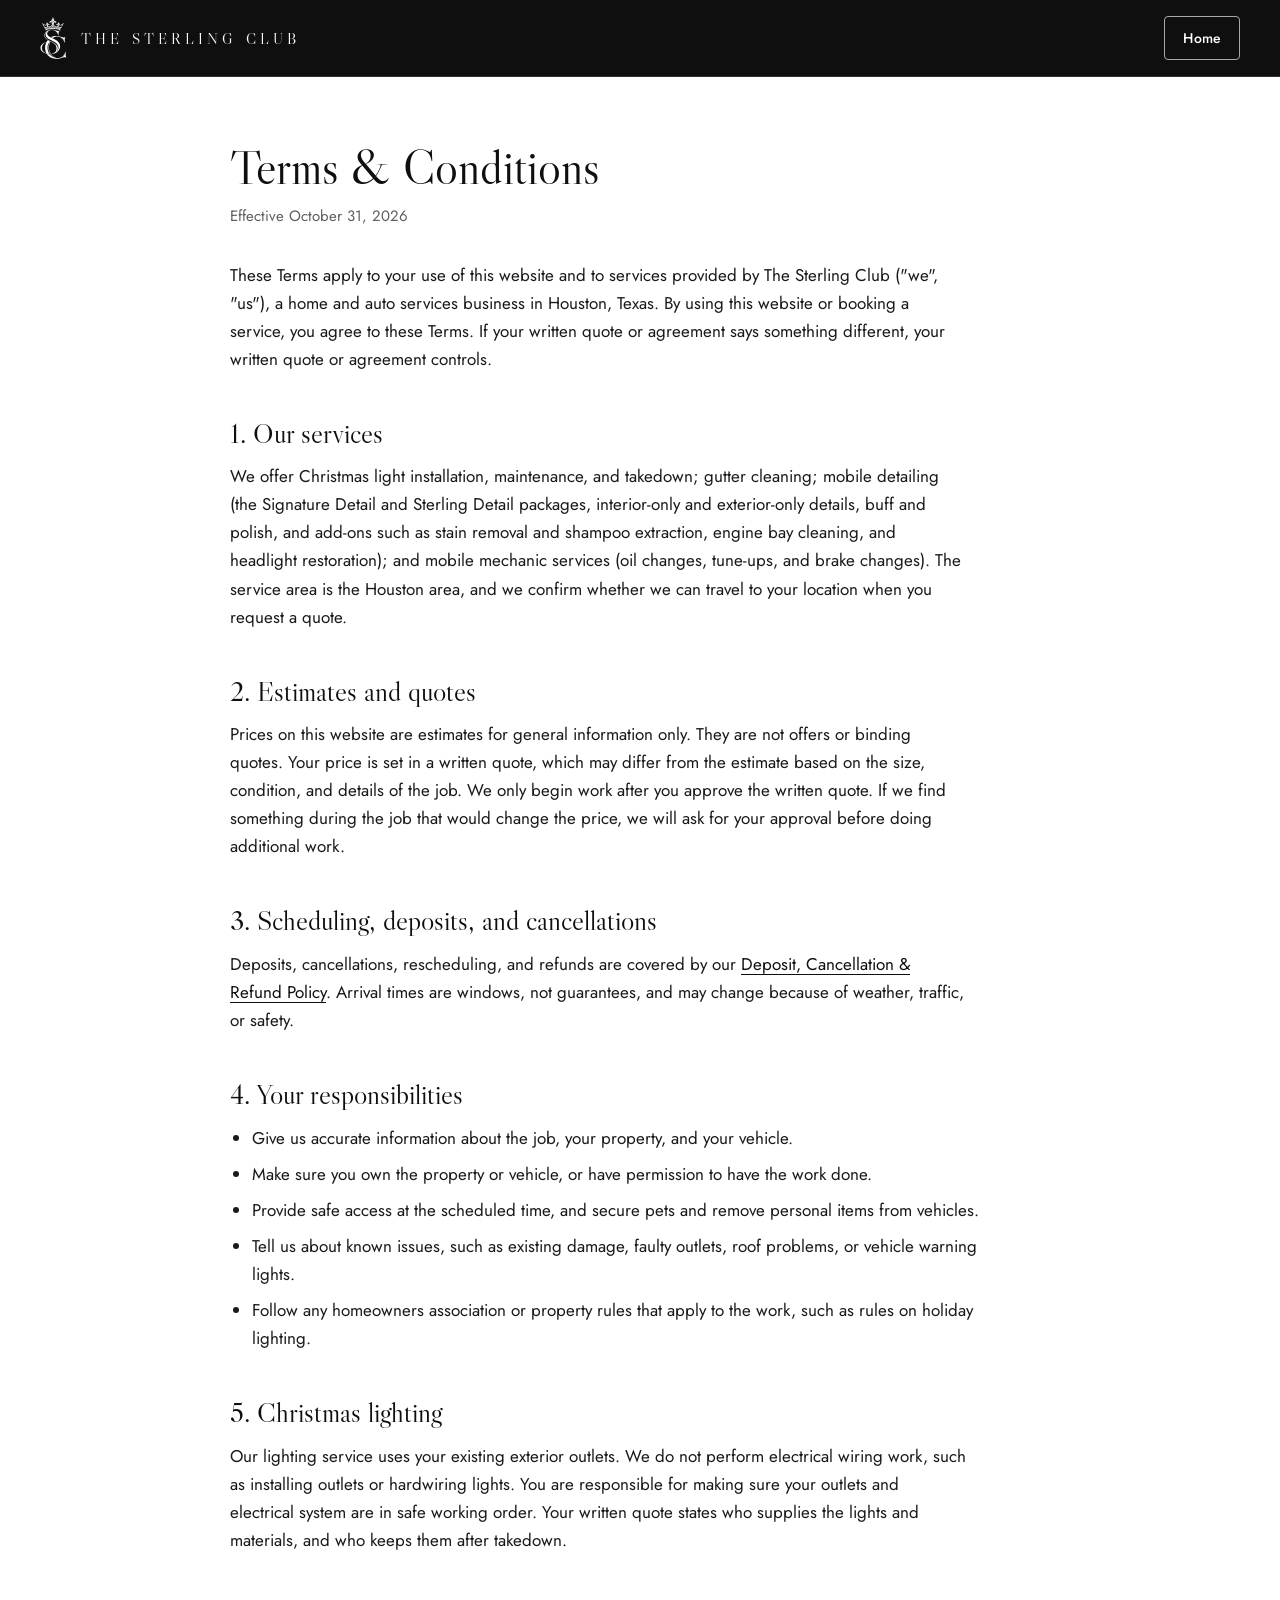
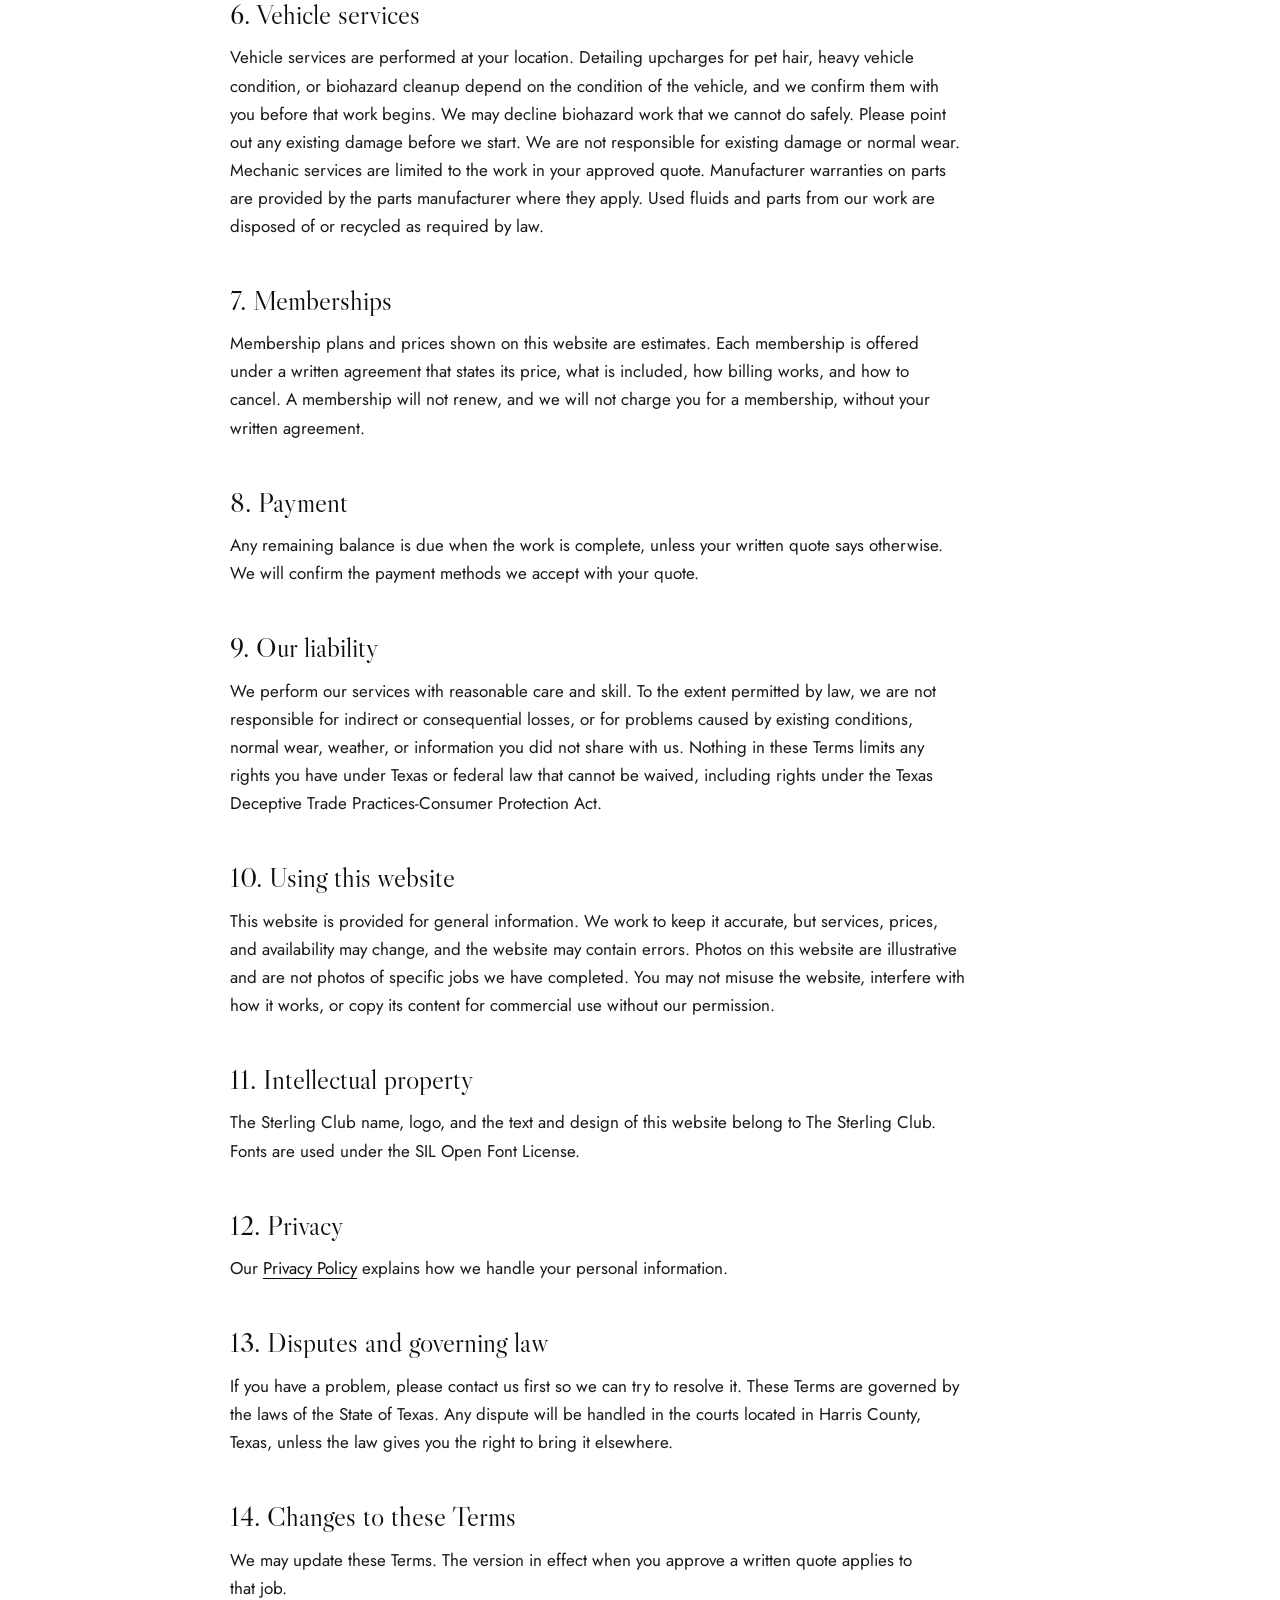
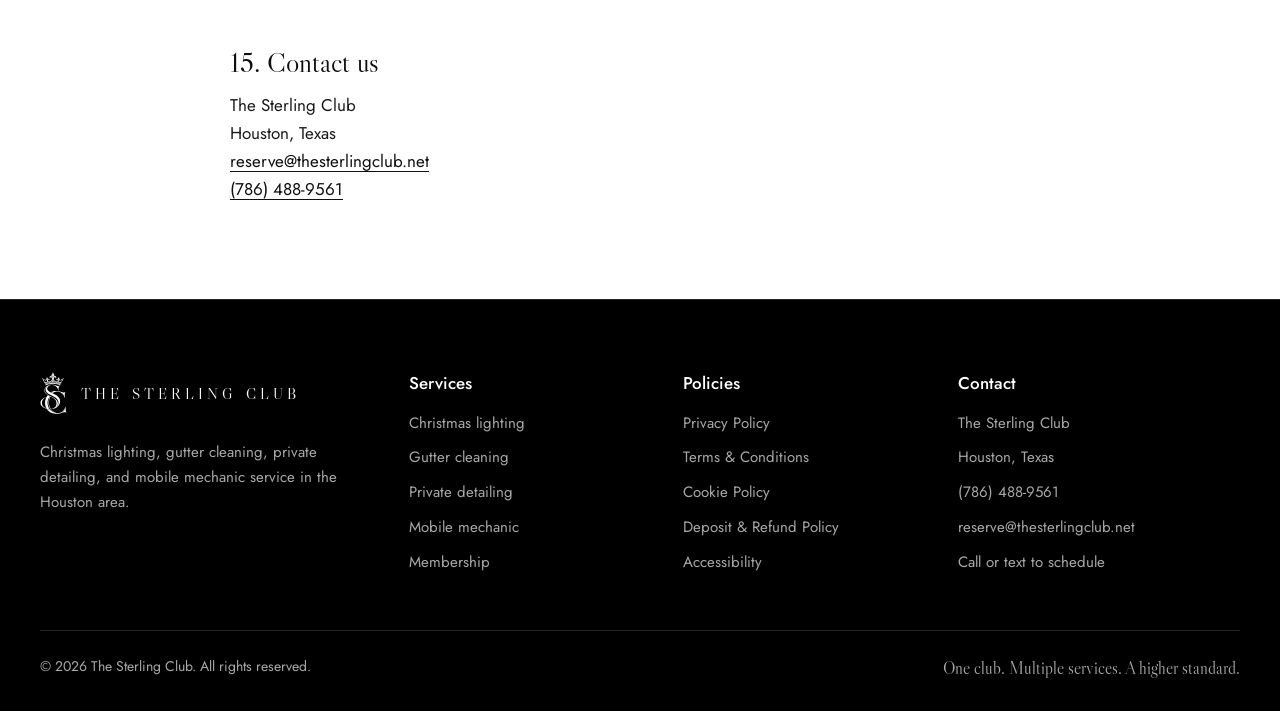
<file: terms.html>
<!DOCTYPE html>
<html lang="en">
<head>
  <meta charset="UTF-8" />
  <meta name="viewport" content="width=device-width, initial-scale=1.0" />
  <title>Terms &amp; Conditions | The Sterling Club</title>
  <meta name="description" content="Terms &amp; Conditions for The Sterling Club, a home and auto services business in Houston, Texas." />
  <meta name="theme-color" content="#0F0F0F" />
  <link rel="canonical" href="https://joverdoser.github.io/TheSterlingClub/terms.html" />
  <link rel="icon" href="images/favicon.svg" type="image/svg+xml" />
  <link rel="stylesheet" href="styles.css?v=club-3" />
</head>
<body class="legal-page">
  <svg width="0" height="0" style="position:absolute" aria-hidden="true" focusable="false">
    <symbol id="i-mono" viewBox="-6 -6 720 1138"><path d="M261 660L250.7 679L244.7 691.6L237.4 709.6L231 728L227.4 740.6L223.4 758.3L221 771.6L221 773.6L220.4 775.6L220 780.6L218.4 791L218 799.3L217.4 803.6L217.4 810L217 810.3L217 837L218 846.6L218 851.3L220 868.3L221 872.3L222 880L225.4 895.6L230 912.6L233 920.6L235.4 928.6L241.4 944L246.7 956L254 970.3L269.4 995.6L279.4 1009.6L294 1027.6L312.4 1046.3L322.4 1055.3L331.7 1063L344 1072L355.7 1079.6L372 1089L382.7 1094.3L391.4 1097.6L395.4 1099.6L395.7 1100.3L394.4 1100.6L390.4 1099.6L389.4 1099L369.7 1092.6L357.4 1087.6L334.4 1076L315.4 1064L299.4 1052L284 1038.6L268.4 1022.6L253.4 1004.6L230.4 1004.3L221 1003.3L216.4 1003.3L205 1001.3L195.4 1000.3L186.4 998.3L182.7 998L181 997.3L177.4 997L175.7 996.3L173.7 996.6L180 1006.6L193 1023.6L202.7 1034.6L214 1046L231 1060.6L240.4 1067.6L252.7 1076L264.4 1083L277.4 1090L294 1097.6L315.4 1106L327.4 1110L342.7 1114.3L361.4 1118.6L363.4 1118.6L365 1119.3L369 1119.6L378.7 1121.6L381 1121.6L383.4 1122.3L394 1123.6L411.4 1125L411.7 1125.3L416.4 1125.3L416.7 1125.6L448 1126L448.4 1125.6L458.4 1125.6L468 1124.6L472.7 1124.6L476 1124L486 1123.3L505 1120.6L508.7 1119.6L511 1119.6L514.7 1118.6L521.7 1117.6L524.7 1116.6L526.4 1116.6L552 1110.3L556.7 1108.6L561.4 1107.6L576.4 1102.3L577.4 1102.3L599 1094.3L611.7 1090.3L613.4 1090.3L619 1088.6L631.7 1086.3L647 1084.6L666.4 1084.3L682 1086.3L689.7 1088.3L696.4 1090.6L707.7 1097L708 1096.6L699 1083L694 1072.6L690 1060.3L687 1045.6L685 1028.3L685 1023.3L684 1013L684 1002L683.7 1001.6L683.7 992.6L683.4 992.3L683.4 984L683 983.6L683 964.6L682.7 964.3L682.7 933L681.7 932.3L677 932.3L676.4 933L672 947L665.4 964.3L660.7 975L650.4 995L639.4 1012.6L628.4 1027.3L618.4 1039L609 1048.6L595.7 1060.6L586.4 1068L574.7 1076L564 1082.3L552 1088.3L539.4 1093.6L530.7 1096.6L516.4 1100.6L506 1103L498.4 1104L496.4 1104.6L491 1105L488.7 1105.6L476 1106.3L475.7 1106.6L451 1106.3L435.7 1104.3L423.4 1101.6L413.7 1098.6L400.4 1093.6L389.4 1088.6L375 1081L363.4 1073.6L347.4 1062.3L335.7 1053L322.7 1041.3L309.4 1027.6L292.7 1007.6L280.7 991L271 975.3L263.7 962L257.7 950L252.4 937.6L244 915L238 893L233 868L232.7 863.6L232 861.3L231.7 855L231 852.3L230.7 844.3L230 840L230 832L229.7 831.6L230 805.3L230.4 805L230.4 800L232 783L236 758.3L236.7 757L240 740.6L243.7 727.3L249 712L249 711L257 690.6L262 679.6L269.7 665L269.7 664L268 662.6L262.4 660ZM668 980.3L668.4 982L663.4 996.6L662 999L658.4 1008.6L652.7 1020.3L649 1026.6L640.7 1039L630 1051.6L622.4 1059.3L610.4 1069.3L596.4 1078.6L581.7 1086.6L568.7 1092.6L555 1097.6L553.4 1097.6L553 1097.3L553.7 1096.6L562.7 1092.6L575 1086L590.4 1076L609.7 1060.6L620.4 1050.3L633 1036.3L641.7 1025.3L656 1003.3L667 981.3ZM197 624.3L193.7 628L182.4 643.3L172.4 659L167.4 668L165.7 670L141 676.6L126 682L107.7 690L92 698.3L83.4 703.3L71.4 711.3L61.7 718.6L51.7 727L35.7 743L27 753.6L17.7 767.6L10.7 781L6 792.6L3 802.3L0.7 814L-0 819.6L-0 838.6L2 852L6 866L10.4 876.6L15.4 886.6L20 894.6L27.7 905.6L39.7 920L55.7 935.3L73.4 949L87.4 958L105.4 967.6L114.7 972L131 978.6L144 983L166.4 989L191.4 994L193.7 994L213 997L217.4 997L228.7 998.3L234.4 998.3L235.4 997.6L233.7 997L225.7 996.3L223.7 995.6L211.7 994.3L209 993.3L206.4 993.3L203.4 992.3L196.4 991.3L193.7 990.3L192 990.3L189.4 989.3L183.4 988.3L181.4 987.3L173.7 985.3L170 983.6L170.4 983L192.4 989L194.4 989L197.4 990L199.4 990L202.4 991L206.4 991.3L213.7 993L238.4 996L244.7 996L245 996.3L246.7 996L246.7 995L245 993L233.7 974.6L222.7 954.3L213.7 934L209 921.6L204.4 907.3L197.7 881L197.7 879L194.7 863.3L192.7 842.6L192.7 833L192.4 832.6L192.7 813L193 812.6L193 808.3L194.7 792L195.4 790L197.7 775L198.7 772.6L198.7 771L199.7 768.6L199.7 767L203.7 752.6L212.7 728.6L225 704.3L235.4 687.6L246 673.6L251 667.6L259 659.3L259 658.6L229.4 643.3L213 634L199 625ZM13.4 804L13.7 806L12.4 813.6L12 821L11.7 821.3L12.4 839.3L15 855L17 862.3L21 873.6L20.7 875L19.7 874L18 870.6L13.7 859.3L10.7 848.3L9 838.3L9 833.6L8.7 833.3L9 821.6L10.7 811L12 806ZM161.7 675.6L162.7 676.6L152.7 697L145 716.3L137.7 739.3L137.7 740.6L136.7 743L136.7 744.3L133.7 755L133.7 756.6L132.7 759.3L130.4 774.3L129.7 776.3L126.7 804.3L126.4 844L126.7 844.3L126.7 850.6L127.7 858L127.7 862L130 880.6L132.7 895.3L135.7 906.6L136.7 912.3L137.7 914.6L140.7 926L146.7 943.3L147.7 945L147.7 946L155.7 964.6L164.4 981.3L163.7 982L153.4 978.3L140 972.3L127.7 966L114 957.6L100.4 948L92.4 941.3L80 929.3L74.7 923.3L66 912L59 900.6L55.4 893.6L50 881.6L50 880.6L49 879L49 878L46 869.6L43 858L41 846L40.7 834.6L40.4 834.3L40.7 818.6L42 807L45.4 792L49 780.3L55 766L59.4 757.6L65.4 747.6L74 735.6L81.4 727L94.4 714L105.4 705L113.7 699L124 692.6L140 684.3L150.4 679.6ZM291 538L291.4 538.6L312.4 549L319.4 552L324.7 555L330 557L340.7 562.3L342 562.3L346.4 558.6L357 551L373 541.6L383 536.6L394.7 532L407 528L415 526L422 524.6L424.4 524.6L426.4 524L436.4 523L441.4 523L441.7 522.6L456 522.6L456.4 523L462.4 523L477.7 524.6L488.4 527L490 527L491.4 527.6L494.4 528L495.7 528.6L502 530L503 530.6L504.4 530.6L514.7 534L524.4 537.6L539 544.6L548.7 550L561.4 558.3L573.4 567.3L588 580.6L597.7 590.6L607.4 602L616.7 614.6L623.7 625L631.7 638.3L644.4 663.6L650 677.6L654.4 691.6L655.4 692.3L660 692.3L660.7 691.6L660 656.3L659.7 656L659.7 638.3L659.4 638L659.4 596.3L659.7 596L659.7 589L660 588.6L660.7 578L663 564L666 554.3L669.4 546.6L677 534L677.7 532L676.4 532.3L674.4 534.3L669 538L662.7 541.3L658.7 543L650.7 545.3L645.4 546.3L635.4 547.3L626 547.3L625.7 547L613 546.3L599.4 544.3L576.4 539L565.4 535.3L558 532.3L547.4 529L543.7 527.3L541.7 527L540.7 526.3L524.4 521L504 515.3L501 515L498.4 514L492 513L489 512L487 512L484 511L465.7 508L449 506.3L435.4 506L435 505.6L414 505.6L413.7 506L401.7 506.3L378.7 509L365.7 511.3L348.7 515.3L335 519.3L315.4 526.3L301.4 532.3L292 537ZM551.4 542L552.4 542L557 544L562.7 547L584.7 560L599.4 571.3L611.7 583.3L621.4 595L632 611.6L638 623.6L640 629.3L642 633.3L645.4 643L645 644.6L643.7 643.3L640 635.3L635.4 627L624.4 610L613 595L604.4 585L590.4 571L582.7 564.3L567 552.3L552 543.3L551 542.3ZM515 362.3L514 362.3L510.7 364.3L503.4 367.3L493 370L484.4 371L476.7 371L476.4 370.6L468.7 370.3L457.7 368.3L455.7 368.3L438 364.3L406.7 354.3L404.4 354L399.7 352.3L398.4 352.3L392.7 350.3L387 349.3L376 346.3L353.7 342.3L335.7 340.3L329 340.3L328.7 340L322 340L321.7 339.6L294.4 340L271.4 342.3L249.7 346.3L248.4 347L245.4 347.3L243 348.3L237.7 349.3L235.4 350.3L234 350.3L232 351.3L230.7 351.3L229.7 352L227.7 352.3L215.4 356.6L206.4 360.3L189.7 368.3L181 373.3L163 385.6L154.7 392.6L144.4 402.6L133.7 415.3L123.7 430.6L118.7 440.3L114 451.3L111 461.3L108.7 471.6L107.4 485L107.7 498.6L108.7 506.6L110.7 515.6L115.7 531L118.7 538L123.4 547L131.4 559.6L139 569.6L146.7 578.3L160.7 592L178.4 606.3L188.4 613.6L209.4 627.3L244.4 647L245.7 647.3L272.7 661.3L296.4 672.6L337.7 694.3L355.4 705L365.4 711.6L373.4 717.6L383 725.6L395 737.6L406.7 752.3L412.7 762L420 776L427 794.6L431 810L431 811.6L433 820.6L433.4 826L434 829L434.4 839L434.7 839.3L434.7 853.3L434.4 853.6L434 863.3L431 882.6L427 897.3L421.7 910.6L417.7 919L412.7 927.3L404 939.3L396.4 947.3L383.7 957.6L371.4 965.6L351.7 976L334 983.3L333 983.3L319 988.3L314.4 989.3L312 990.3L310.7 990.3L308.4 991.3L294.4 994.3L292.4 994.3L291.7 995.6L294 998.3L305.7 998L306 997.6L316.4 997L344 992.6L360 989L362.4 988L363.7 988L366 987L375.4 984.6L401.4 974.6L422.4 964.3L440.7 953L458.7 939.3L467.7 931.3L477.7 921.3L489 908.3L492.7 903L495.4 900L505.7 884L514.4 867.6L522.4 848.3L527.4 831.6L530.4 817.3L530.4 815L531.4 810L532 798L532.4 797.6L532.4 777.6L530.4 760L527 745L521.4 728L514 712.3L505.4 697.3L496.4 684.6L482.4 668L466.4 652L451.4 639.3L430 623.6L409 610.3L391.7 600.3L352.4 580.3L343 576.3L331.4 570.3L327.7 569L318.7 564.3L307.4 559.3L282.7 547.3L255.7 533L244.7 526.3L228 514.6L217.7 506L211.7 500.3L203.4 491.3L195 480.3L191.7 475L185.4 461.3L183.7 454.6L182.7 446.6L182.7 443L183.7 434L186.7 422.6L189.7 415.6L195.4 404.6L201.7 395.3L209 386.6L217 378.6L228.4 369.6L238 363.3L246.4 359L256 355L269.4 351L275.4 350L278.4 349L293.4 347L298 347L298.4 346.6L325.4 347L340.4 349L350.4 351L368.7 356.3L374.7 359L379 360.3L393.7 367.3L405.4 374.3L415.4 381.3L427.4 391.3L436.7 400.6L442.7 407.3L454 422L463.4 436.6L471.7 453L476.4 464.3L481.7 479.6L482.7 484L483.4 485L485.4 494.3L486.4 495.3L491 495.3L492 494.6L492 421.3L491.7 421L491.7 405.3L491.4 405L491 396.6L489.7 389L488.7 386.3L486 383.6L477.7 380.3L475.7 379L478 378.6L485.7 380.3L492 380.3L494 379.6L495 380.3L493.4 385L493.4 400.6L493.7 401L493.7 408L494 408.3L494 414.6L494.7 421L495.7 418.6L496.4 414.6L499.4 404L502 397.3L505.7 390.3L511.4 381.6L514 376L515 371.3L515 364.6L515.4 364.3ZM190.4 378L191 378.3L188.4 381L178.7 389L171.4 396.6L166 403L158 414.3L153 423L148 433.6L146 439.3L145.7 441.6L144.7 443.6L141.7 456.6L140.7 465.6L140.7 479L141.7 487.3L144 497.3L147.7 508.3L151.7 517L157.7 527.3L164 536.3L174 548.3L185 559.3L190.7 564.3L205 575.6L223.7 588L237.4 596L257.7 607L283.7 620L320.7 637.3L359.4 657L361.7 658.6L369 662.3L392.4 676.6L414.4 692.3L423.7 700L436.4 711.6L452.4 729.3L461.7 742L467.7 751.6L474.4 764.6L478.4 773.6L483.7 789.6L486.4 801L488.4 814.3L488.4 819.3L489 824.3L489 834L488.7 834.3L488.4 844L487.4 848.3L487.4 851L486.7 853.3L486.4 857.6L481.4 876.3L475.4 891.3L470.7 900.6L462.7 914L456.7 922L449.7 930.3L434.4 945L420.4 955.3L413 960L412.4 960L412 959.3L424.4 949L434.7 938.3L440.7 931L449 919.3L454.7 909.6L459 901L462.7 892.3L465.4 883.6L466 882.6L470 865.6L471.7 850.6L471.7 839.3L471.4 839L471 830L469 818.6L468.4 817.3L468 814.3L466 807.3L462.7 798L455.7 783.6L449 772.6L441.4 762L433.4 752.3L419 737.6L402.4 723.3L391 714.6L376.4 704.6L357 692.6L336.7 681.3L298.7 662L257.7 642L226.7 625.3L202 610.3L182.7 596.6L166.4 583L154.4 571L147.7 563.3L135.4 546L130.4 536.6L124.7 523.3L121.4 512.3L119.4 501.6L119.4 498.3L118.7 494.3L118.7 484.6L119 484.3L119.4 476L120.7 468.6L121.4 467.3L121.4 465.3L125.4 452.3L131.4 439L137.7 428L145.7 416.6L152.4 409L163 398.3L170.7 391.6L185.4 381ZM135.7 361.6L136 363.3L137.4 365L141 367L142.4 367L142.7 362.3L145 358L150.4 352.3L156.7 348L165 344L175.4 340L176.4 340L178.4 339L182.7 338L194.4 334L196.7 333.6L197.7 333L210.4 329.6L211.7 329.6L213 329L243 323L270.7 319L277 318.6L290 317L303 316.3L303.4 316L319 315.6L319.4 315.3L327 315.3L327.4 315L349.4 315L349.7 315.3L357.4 315.3L357.7 315.6L366.4 315.6L366.7 316L372.4 316L372.7 316.3L386.4 317L390 317.6L394.4 317.6L418.4 320.6L444.4 325L446 325.6L453.7 327L455 327.6L462.7 329L484.7 335L499.4 340L514 346L523 351.3L529.4 357.3L531.4 361L532.7 367.3L536 366L538 364.3L539.4 361.6L539.4 359L537.7 355.3L534.4 351L532.7 346L532.7 342.3L533.4 340.3L538 334.3L537 333L523.4 326.3L505 319.3L504 319.3L495.7 316.3L486.7 314L485.7 313.3L483.4 313L478.7 311.3L456.4 306L454.7 306L453 305.3L449.7 305L436 302L408.4 298L388.7 296L376.7 295.3L376.4 295L368.4 295L368 294.6L353.4 294.3L353 294L323.7 294L323.4 294.3L314.7 294.3L309 295L296.7 295.3L292.7 296L284.4 296.3L281.4 297L276.7 297L251.4 300.3L249 301L246.4 301L237.4 303L228 304.3L226.4 305L224.7 305L204.7 309.3L203.4 310L202 310L200.7 310.6L189.4 313.3L167.4 320.3L148 328L137 333.6L137 334.3L139.4 336.6L141.7 340L142.7 343L142.7 345L140.7 351.3L136.4 358ZM126 320.3L126.7 324L128 326L130.4 327.6L132.7 327.6L135.4 325.3L140.7 322L150.4 317.3L165 311.6L166 311.6L176 308L178.4 307.6L197.4 302L208.4 299.6L211 298.6L212.7 298.6L218.7 297L242.4 292.6L271.7 288.6L288.7 287.3L292 286.6L302.4 286.3L307.7 285.6L314.7 285.6L315 285.3L349.4 285L349.7 285.3L368.7 285.6L369 286L396 287.6L402 288.6L405.4 288.6L410.7 289.6L422 290.6L425.7 291.6L435.4 293L437 293.6L441 294L442.7 294.6L445 294.6L446.7 295.3L450 295.6L469 299.6L470.4 300.3L485.7 304L486.7 304.6L496 307L497 307.6L505 310L528.4 319L536.4 323.3L542.4 327.6L544.4 327.3L547.4 324.3L548.4 321.3L548 318L546 314L543.7 311.6L539 309L528 304L516 299.3L503.4 295L502.4 295L500.4 294L487.4 290.6L479 288L473.7 287L467 285L449 281.6L447.4 281L417 276L389 273L369 272L368.7 271.6L352.4 271.3L352 271L327.7 271L327.4 271.3L310 271.6L309.7 272L294.4 272.6L282.7 274L279 274L260 276L248.7 278L246.4 278L212.4 284.3L181 292.3L163.7 298L149.4 303.3L143.4 306.3L140.4 307.3L131.7 312L128 315.6L126.7 318ZM381.4 261.6L372.7 256.6L364 249.3L356.4 240.3L353.7 236.3L348.4 226.3L345.4 219.3L345.4 218.3L342.4 210L342.4 208.6L339.4 197.6L338.7 191.6L338 191L337.4 192.3L335.7 202.6L331.7 216L329.4 222.3L322.4 235.6L318.7 241L311.4 249.3L302.7 256.6L298 259.6L294.4 261.3L294 262L299.4 262L299.7 261.6L322 260.6L322.4 260.3L330 260.3L330.4 260L361 260.6L364.4 261.3L374.7 261.6L381 262.3ZM500.4 133L499.4 133L494 140L491.4 144.6L489.4 149.6L486 154.6L482.7 158.3L473.4 167L471.4 171.3L471.4 174L472.4 176L477 181.3L482.4 190.6L485.7 201.6L486.4 200.6L486.4 199L487 197.6L490.4 183L491 182L491.4 179.6L492 178.6L492.4 179L492.4 183.6L491.7 185.3L490.4 195.6L488.7 203L488 209.3L489 209L491.4 204.3L498 196L504.4 190L508.7 187L512.7 185L514.7 183L515.7 180.3L515.4 175.3L514.4 172.6L509 163.6L507.4 161.6L506.4 159.3L504 148.3L503.4 140.3L502.4 137ZM634 161.3L633.7 161L628 161.3L621.7 162.6L615.4 164.6L609.4 167.6L603.4 172.3L600 177L598.7 180.6L596.7 201L595.7 204.3L595.7 206.3L594.4 209L593.7 208.6L593.4 207.6L593.4 205L592.4 201.3L589.7 195.6L587.7 193L584.4 190L579.4 188L575 188L572 189L567.7 192.6L565.7 195.6L564.4 200L564 205.6L564.7 209.6L567 214.6L571.7 214.3L573.7 215L575.7 216.3L578.4 219.3L580 222.6L581 227L581 233L579.7 237L579.7 238.3L577.4 243.6L573.7 249.3L564.4 258.6L553.4 266.3L541.4 271.6L531.4 274L522.4 274L515.7 272.6L509 270L502.7 265.6L497.7 260.3L495.4 256.6L492.4 249.6L491.4 244.3L491.4 238.3L492 234L493.4 230L495.7 225.3L498 222L501 219L505.4 216.3L508.4 215.3L514.4 215L518 216L523 219L526.4 223L528 227.6L528 231.3L527.7 233L525.7 236.6L523.7 239L524 239.3L527 239L532.4 237.3L536 235.3L539 232.6L540.4 230.6L542.4 224L542 219.6L540 217.3L539.4 215L537.7 211.6L534.7 207.3L531.7 200.3L527.4 197L519.7 194.3L512 193.6L504 195.6L500 198L494.7 203L489.4 210L486.7 215.6L485.4 220L484 220.6L483.7 220.3L483.7 210L483 205.3L480.7 197.3L478.7 193L476.4 189.6L471.7 185L465.7 181.3L459 179.3L456 179L449 179.3L442.7 181.3L437.4 184.6L433.7 189.3L432 193.6L431.4 196.6L431.4 203.6L432.4 207.3L434 210.6L436 213.6L440 217.6L440.7 217.3L440 215L440 210.6L441 207.6L442.7 205L444.4 203.3L448 201.3L451.4 200.3L456 200.3L458.7 201L462.4 202.6L466.7 206.3L469.4 210.3L471 214.3L471.7 218.3L471.7 224.3L469.4 233.3L465.4 240L458.4 246.3L451 250.3L445.4 252L438.7 253L428.7 252.6L423 251.6L416 249.6L404.7 244.6L395.4 238.6L390.7 235L383.7 228.3L377.4 220.6L370.4 209.3L366.7 201L363.4 190L363.4 188L366.4 185.6L368.4 183L369.4 179.6L369.4 177.3L368.4 174L367.4 172.3L362.4 168L362.7 163.6L364.7 156.6L367.4 151L371.4 145.3L375 142L379.7 139L384.7 137L388 136.3L394.7 136.3L401 138L404.7 140L408.7 143.3L412 148L414 154L414 160.6L412.7 164.6L411 167.6L412.4 167.6L417.4 164.3L422.7 159L426 153.3L427.7 148.3L427.7 146.3L428.7 142L428.7 135L427.7 129.6L424.7 122L420.4 116L415.4 111.6L408.7 108L404.4 106.3L398 105L388 105L381.7 106.3L377 108L373 110L366.4 114.6L359 122.3L354.7 128.6L350.7 137L347.7 145.3L345 156.3L343.4 167.6L341.7 168.3L341.4 168L334.4 168L333.7 167.3L335.4 158.3L335.7 145L336.4 139.3L336.4 49.6L336.7 49.3L337 30L337.4 29.6L337.7 21.3L338 21L338.7 21.6L339.4 26.6L339.7 35L340.7 42.6L340.7 47.6L341.7 54L341.7 59.3L343 68.3L343 76.6L343.4 77L343.4 97L343 97.3L342.7 109L342.4 109.3L342.4 113.6L342 114L341 131.6L340.7 132L340.7 139.6L341.4 143.3L342 155.6L343 153.6L344.4 145.3L346.4 137.3L351.4 124.3L357.4 112.6L364 103L369.4 97L372.7 92.3L375 87L375.7 83L375.4 76L373.4 69.6L368.4 60.6L365.7 57.3L356.4 42.6L350.4 30.6L349.4 27.6L348.4 26.3L340.4 4L339 1L338 0L332.7 7.3L329.7 13L326.7 23.3L325.4 31.6L322.4 40L318.7 47L314 54.3L310.7 58.6L304.7 64.6L301.7 69L298.7 76L297.7 81.6L298.4 86.6L299.7 90.3L301 92.3L308.4 99L314.7 105.6L319.7 113L327.7 131L330.7 141L332.4 149L333 155.3L332.7 159L332.4 159.3L331.7 158.6L330 149.6L327.4 140.3L323 131L319.7 125.3L316 120.6L310 114.6L305 111L297.4 107.3L288.7 105L278.7 105L273.4 106L268 107.6L259.7 112.3L255.4 116.3L252 121L250 125L248.4 130L247.4 135.6L247.4 142.6L249.4 151.6L251.4 156L254 159.6L257.7 163.3L264.4 167.6L265.4 167.6L265.4 167L264 165.3L262.4 161.3L262 154L263 150L265.4 145.6L268.4 142.3L272.4 139.3L278 137L283.7 136L288.4 136.3L292.4 137.3L297.7 139.6L302.4 143L307.7 149.3L311.4 157L313.7 165.6L313.4 168.3L310.4 170L307.7 172.6L306.7 174.3L305.7 177.6L305.7 180L307 183.6L309.4 186.3L311.4 187.3L312.7 188.6L312.7 189.6L308.4 203L304.7 210.6L298.4 220.6L291.4 229L281.7 237.6L273.4 243.3L263 248.3L255.4 251L247.4 252.6L237 253L230 252L223 249.6L218.4 247.3L214 244.3L209.4 239.3L207.4 236.3L204.7 230L203.4 224L203.4 218.6L204.7 212.6L207.4 207.6L210.7 204L215.4 201.3L218.7 200.3L224.7 200.3L229 202L232.4 204.6L234.4 208L235 210L235 216L234.4 218L235.4 218L239.4 214.3L241 212L243.7 206.3L244.7 199.3L244 194.6L242 189.3L238.4 184.6L235 182.3L230.4 180.3L222.7 179L215 179.6L209.7 181.3L205.7 183.3L203 185.3L198.7 190L194.7 197L192 208L192 219.6L191.4 220.3L190.7 219.6L188.4 212.6L188.4 210.6L186.7 203.6L186.7 201.3L183.7 186.3L182.7 177.3L183 177L183.7 177.6L184.7 180.3L185 183.3L189.7 200.6L189.7 202.3L190 203L190.7 203L192.7 194L194.7 188.6L198.4 181.6L202.7 176L203.7 174L203.7 171L202.7 168L201 165.3L195 160L193.7 159.6L200 167.3L201 169.6L201.4 172L200.7 173L200 173L197 168.6L194.4 166L186.7 153L179.4 137.6L176.7 133.3L175.7 133.3L172 144.3L168.7 160.3L167 164.3L161 174L159.7 178.3L159.7 180.6L160.7 183L162.4 184.6L168.7 188L172.7 191L177.7 196L180 199L181 201.3L180.7 201.6L174.4 197L167 194.3L164.7 194L156.7 194.3L149 196.6L143.7 200L140 203.6L136.4 209.3L133.7 216.3L133.4 224.3L134.7 229.3L136.4 232.3L138.4 234.3L144.4 237.6L148.4 239L151.4 239.3L151.7 238.6L148.7 235L147.4 231.6L147.7 226.3L150 221.6L154.7 217.3L161.4 215L167.7 215.3L172.7 217.3L174.7 218.6L177.7 221.6L181.4 228L181.4 229L178 232.3L177.4 234.6L177.4 237L178.4 239.6L180.4 241.6L183.7 243.3L183.7 247L181.7 253.6L179.7 257.6L177.4 261L172 266.3L165 270.6L159.7 272.6L153.7 274L144 274L137.7 272.6L131.4 270.6L124.7 267.6L119.7 264.6L113 260L106.7 254.6L102 249.6L99 245.3L96 238.3L94.7 232.6L94.7 226.3L95.4 223L96.7 220L99 217L102.7 214.6L106.4 214.3L107.7 215L109 215L109.7 214.3L110.7 211.3L111 205.3L110.4 200L109.4 196.6L107 192.6L103.7 189.3L100.4 188L96 188L92.4 189.3L87.7 193.6L85.7 196.6L83.7 201.3L82.7 207.6L81.7 208.3L81 207.3L78.4 195L78 190.6L77.4 188.6L76.7 179.6L76 177.3L73.7 173.6L68.4 169L59 164.3L54 163L53 162.3L48 161.3L43.4 161L43 162.3L46.7 166.3L50.7 172.6L60.7 193L84.7 238L87 241.6L121.4 307.6L122.4 307.6L126 304L129.7 301.3L136.7 297.6L152 291.6L167.7 286.6L176.4 282L181.7 278L186.4 273.3L189.4 269L194 259.6L194.4 260L194 263L190.7 270.6L187.4 275.6L182.7 280.6L182.4 281.6L188 280.6L190.4 279.6L195.4 278.6L201.7 276.6L204.7 276.3L206 275.6L213 274.6L223.7 272.3L223.4 271.3L217.7 269.6L212 267L207.4 263.6L204.7 261L201.4 256.3L198.7 251L195.7 241.6L196.4 241L197.7 242.3L200 247L203.7 252L209.7 258L213.4 260.6L220 264.3L229.7 267.6L238 269L253.4 268.6L264.4 266.3L275.4 262.3L281.4 259.3L289.4 254.3L299 246.6L306.4 239.3L312.4 232L317.7 224L322.4 215L327.4 202.6L329.4 196L330.4 190L331.7 188.3L344 188.3L345.4 189.3L347.7 200L350.7 208.6L356.7 221.6L361.7 229.6L368 238L376 246.3L382 251.3L392.4 258.3L405.4 264.3L420 268.3L425.7 269L437.4 269L445.7 267.6L456.4 264L462.4 260.6L466.4 257.6L474 249.3L476.4 245.6L478.4 241.3L479.7 240.3L480 243.3L479.4 246.6L477.7 249.3L477 252L474.7 256.6L471.7 261L466.7 266L464.7 267.3L459 269.6L452.7 271.6L452.7 272.3L465.4 274.6L476.7 277.6L478 277.6L494 282.3L494.4 281.6L488.7 276L486.4 272.6L483.4 266.3L483.7 264.6L485.4 266.6L488.4 272L491.4 275.6L498 281.3L507.7 286.6L518.7 290L536.4 297L544 301L548.7 304.3L551.4 307.3L552.4 307.6L553.4 306.6L578.4 260.3L594 232.6L599.4 222L608.4 206.3L612.7 197.3L615.7 192.6L625.7 173.6L628.4 169.3L633.4 163.6Z" fill="currentColor" fill-rule="evenodd"/></symbol>
  </svg>
  <a class="skip-link" href="#main">Skip to content</a>
  <header class="site-header scrolled">
    <div class="wrap nav">
      <a href="index.html" class="brand" aria-label="The Sterling Club home">
        <svg class="brand-mark" aria-hidden="true"><use href="#i-mono" /></svg>
        <span class="brand-name">The Sterling Club</span>
      </a>
      <a href="index.html" class="btn btn-sm btn-ghost"><span class="visually-hidden">Back to </span>Home</a>
    </div>
  </header>
  <main id="main" class="legal wrap-narrow">
<h1>Terms &amp; Conditions</h1>
<p class="legal-meta">Effective October 31, 2026</p>

<p>These Terms apply to your use of this website and to services provided by The Sterling Club ("we", "us"), a home and auto services business in Houston, Texas. By using this website or booking a service, you agree to these Terms. If your written quote or agreement says something different, your written quote or agreement controls.</p>

<h2>1. Our services</h2>
<p>We offer Christmas light installation, maintenance, and takedown; gutter cleaning; mobile detailing (the Signature Detail and Sterling Detail packages, interior-only and exterior-only details, buff and polish, and add-ons such as stain removal and shampoo extraction, engine bay cleaning, and headlight restoration); and mobile mechanic services (oil changes, tune-ups, and brake changes). The service area is the Houston area, and we confirm whether we can travel to your location when you request a quote.</p>

<h2>2. Estimates and quotes</h2>
<p>Prices on this website are estimates for general information only. They are not offers or binding quotes. Your price is set in a written quote, which may differ from the estimate based on the size, condition, and details of the job. We only begin work after you approve the written quote. If we find something during the job that would change the price, we will ask for your approval before doing additional work.</p>

<h2>3. Scheduling, deposits, and cancellations</h2>
<p>Deposits, cancellations, rescheduling, and refunds are covered by our <a href="refunds.html">Deposit, Cancellation &amp; Refund Policy</a>. Arrival times are windows, not guarantees, and may change because of weather, traffic, or safety.</p>

<h2>4. Your responsibilities</h2>
<ul>
  <li>Give us accurate information about the job, your property, and your vehicle.</li>
  <li>Make sure you own the property or vehicle, or have permission to have the work done.</li>
  <li>Provide safe access at the scheduled time, and secure pets and remove personal items from vehicles.</li>
  <li>Tell us about known issues, such as existing damage, faulty outlets, roof problems, or vehicle warning lights.</li>
  <li>Follow any homeowners association or property rules that apply to the work, such as rules on holiday lighting.</li>
</ul>

<h2>5. Christmas lighting</h2>
<p>Our lighting service uses your existing exterior outlets. We do not perform electrical wiring work, such as installing outlets or hardwiring lights. You are responsible for making sure your outlets and electrical system are in safe working order. Your written quote states who supplies the lights and materials, and who keeps them after takedown.</p>

<h2>6. Vehicle services</h2>
<p>Vehicle services are performed at your location. Detailing upcharges for pet hair, heavy vehicle condition, or biohazard cleanup depend on the condition of the vehicle, and we confirm them with you before that work begins. We may decline biohazard work that we cannot do safely. Please point out any existing damage before we start. We are not responsible for existing damage or normal wear. Mechanic services are limited to the work in your approved quote. Manufacturer warranties on parts are provided by the parts manufacturer where they apply. Used fluids and parts from our work are disposed of or recycled as required by law.</p>

<h2>7. Memberships</h2>
<p id="membership">Membership plans and prices shown on this website are estimates. Each membership is offered under a written agreement that states its price, what is included, how billing works, and how to cancel. A membership will not renew, and we will not charge you for a membership, without your written agreement.</p>

<h2>8. Payment</h2>
<p>Any remaining balance is due when the work is complete, unless your written quote says otherwise. We will confirm the payment methods we accept with your quote.</p>

<h2>9. Our liability</h2>
<p>We perform our services with reasonable care and skill. To the extent permitted by law, we are not responsible for indirect or consequential losses, or for problems caused by existing conditions, normal wear, weather, or information you did not share with us. Nothing in these Terms limits any rights you have under Texas or federal law that cannot be waived, including rights under the Texas Deceptive Trade Practices-Consumer Protection Act.</p>

<h2>10. Using this website</h2>
<p>This website is provided for general information. We work to keep it accurate, but services, prices, and availability may change, and the website may contain errors. Photos on this website are illustrative and are not photos of specific jobs we have completed. You may not misuse the website, interfere with how it works, or copy its content for commercial use without our permission.</p>

<h2>11. Intellectual property</h2>
<p>The Sterling Club name, logo, and the text and design of this website belong to The Sterling Club. Fonts are used under the SIL Open Font License.</p>

<h2>12. Privacy</h2>
<p>Our <a href="privacy.html">Privacy Policy</a> explains how we handle your personal information.</p>

<h2>13. Disputes and governing law</h2>
<p>If you have a problem, please contact us first so we can try to resolve it. These Terms are governed by the laws of the State of Texas. Any dispute will be handled in the courts located in Harris County, Texas, unless the law gives you the right to bring it elsewhere.</p>

<h2>14. Changes to these Terms</h2>
<p>We may update these Terms. The version in effect when you approve a written quote applies to that job.</p>

<h2>15. Contact us</h2>
<p>The Sterling Club<br />Houston, Texas<br /><a href="mailto:reserve@thesterlingclub.net">reserve@thesterlingclub.net</a><br /><a href="tel:+17864889561">(786) 488-9561</a></p>

  </main>
  <!-- ============ Footer ============ -->
  <footer class="site-footer">
    <div class="wrap footer-grid">
      <div class="footer-brand">
        <a href="index.html" class="brand">
          <svg class="brand-mark" aria-hidden="true"><use href="#i-mono" /></svg>
          <span class="brand-name">The Sterling Club</span>
        </a>
        <p>Christmas lighting, gutter cleaning, private detailing, and mobile mechanic service in the Houston area.</p>
      </div>
      <div>
        <h2 class="footer-h">Services</h2>
        <ul>
          <li><a href="index.html#lighting">Christmas lighting</a></li>
          <li><a href="index.html#gutters">Gutter cleaning</a></li>
          <li><a href="index.html#detailing">Private detailing</a></li>
          <li><a href="index.html#vehicle-care">Mobile mechanic</a></li>
          <li><a href="index.html#membership">Membership</a></li>
        </ul>
      </div>
      <div>
        <h2 class="footer-h">Policies</h2>
        <ul>
          <li><a href="privacy.html">Privacy Policy</a></li>
          <li><a href="terms.html">Terms &amp; Conditions</a></li>
          <li><a href="cookies.html">Cookie Policy</a></li>
          <li><a href="refunds.html">Deposit &amp; Refund Policy</a></li>
          <li><a href="accessibility.html">Accessibility</a></li>
        </ul>
      </div>
      <div>
        <h2 class="footer-h">Contact</h2>
        <address>
          <ul>
            <li>The Sterling Club</li>
            <li>Houston, Texas</li>
            <li><a href="tel:+17864889561">(786) 488-9561</a></li>
            <li><a href="mailto:reserve@thesterlingclub.net">reserve@thesterlingclub.net</a></li>
            <li>Call or text to schedule</li>
          </ul>
        </address>
      </div>
    </div>
    <div class="wrap footer-bottom">
      <p>&copy; 2026 The Sterling Club. All rights reserved.</p>
      <p class="footer-motto">One club. Multiple services. A higher standard.</p>
    </div>
  </footer>
</body>
</html>
</file>
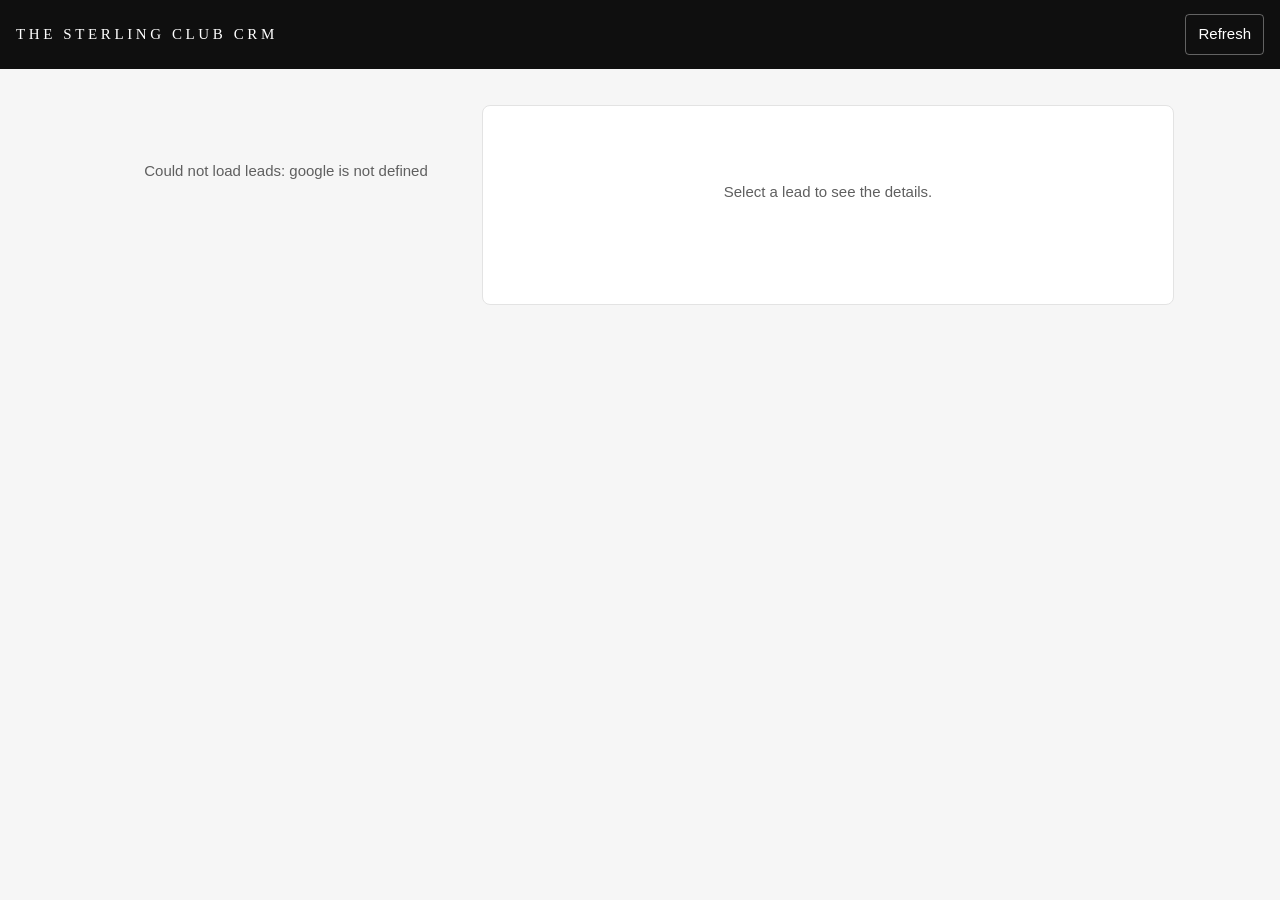
<file: crm/Dashboard.html>
<!DOCTYPE html>
<html>
<head>
<base target="_top">
<meta charset="utf-8">
<style>
  :root { --onyx: #0F0F0F; --black: #000; --white: #FFF; --text: #1A1A1A; --soft: #5F5F5F; --rule: #E3E3E3; --field: #FAFAFA; --lamp: #B7791F; }
  * { box-sizing: border-box; }
  body { margin: 0; background: #F6F6F6; color: var(--text); font: 15px/1.5 -apple-system, BlinkMacSystemFont, "Segoe UI", Roboto, Arial, sans-serif; }
  header { position: sticky; top: 0; z-index: 2; display: flex; align-items: center; justify-content: space-between; gap: 12px; padding: 14px max(16px, env(safe-area-inset-left)); background: var(--onyx); color: var(--white); }
  header h1 { margin: 0; font: 400 15px/1 Georgia, serif; letter-spacing: .24em; text-transform: uppercase; }
  header button { background: none; border: 1px solid rgba(255,255,255,.35); color: var(--white); border-radius: 4px; padding: 8px 12px; font: inherit; cursor: pointer; }
  main { max-width: 1100px; margin: 0 auto; padding: 16px max(16px, env(safe-area-inset-left)) 48px; }
  .filters { display: flex; flex-wrap: wrap; gap: 8px; margin: 4px 0 16px; }
  .filters button { border: 1px solid var(--rule); background: var(--white); border-radius: 999px; padding: 7px 14px; font: inherit; cursor: pointer; color: var(--text); }
  .filters button[aria-pressed="true"] { background: var(--onyx); color: var(--white); border-color: var(--onyx); }
  .filters b { font-weight: 600; margin-left: 4px; }
  .layout { display: grid; grid-template-columns: minmax(0, 360px) minmax(0, 1fr); gap: 16px; align-items: start; }
  .list { display: grid; gap: 8px; }
  .lead { display: grid; gap: 2px; width: 100%; text-align: left; padding: 12px 14px; background: var(--white); border: 1px solid var(--rule); border-radius: 8px; cursor: pointer; font: inherit; color: inherit; }
  .lead[aria-current="true"] { border-color: var(--onyx); box-shadow: 0 0 0 1px var(--onyx); }
  .lead .top { display: flex; justify-content: space-between; gap: 8px; }
  .lead .name { font-weight: 600; }
  .lead .meta { color: var(--soft); font-size: 13px; }
  .pill { display: inline-block; padding: 2px 9px; border-radius: 999px; font-size: 12px; font-weight: 600; background: #EFEFEF; white-space: nowrap; }
  .pill.New { background: #111; color: #fff; }
  .pill.Won { background: #E3F1E6; color: #1E5631; }
  .pill.Lost { background: #F3E3E3; color: #7A2626; }
  .lights-tag { color: var(--lamp); font-weight: 600; }
  .detail { background: var(--white); border: 1px solid var(--rule); border-radius: 8px; padding: 20px; min-height: 200px; }
  .detail h2 { margin: 0 0 4px; font: 400 26px/1.2 Georgia, serif; }
  .actions { display: flex; flex-wrap: wrap; gap: 8px; margin: 12px 0 16px; }
  .btn { display: inline-flex; align-items: center; min-height: 40px; padding: 0 14px; border-radius: 4px; border: 1px solid var(--onyx); background: var(--onyx); color: var(--white); font: inherit; text-decoration: none; cursor: pointer; }
  .btn.ghost { background: var(--white); color: var(--onyx); }
  .btn:disabled { opacity: .5; cursor: default; }
  dl { display: grid; grid-template-columns: 9rem 1fr; gap: 6px 12px; margin: 0 0 16px; }
  dt { color: var(--soft); }
  dd { margin: 0; white-space: pre-wrap; overflow-wrap: anywhere; }
  label.f { display: grid; gap: 6px; margin-bottom: 12px; font-weight: 600; font-size: 13px; }
  select, textarea { font: inherit; padding: 9px 10px; border: 1px solid #BDBDBD; border-radius: 4px; background: var(--field); color: var(--text); }
  textarea { min-height: 90px; resize: vertical; }
  h3 { margin: 20px 0 10px; font-size: 13px; text-transform: uppercase; letter-spacing: .12em; color: var(--soft); }
  .photo img { width: 100%; max-height: 360px; object-fit: cover; border-radius: 6px; background: #EEE; }
  .mockups { display: grid; grid-template-columns: repeat(auto-fill, minmax(220px, 1fr)); gap: 12px; }
  .mockups figure { margin: 0; border: 1px solid var(--rule); border-radius: 6px; overflow: hidden; }
  .mockups img { display: block; width: 100%; aspect-ratio: 3 / 2; object-fit: cover; background: #EEE; }
  .mockups figcaption { display: flex; align-items: center; gap: 8px; padding: 8px 10px; font-size: 14px; }
  .note { color: var(--soft); font-size: 13px; }
  .toast { position: fixed; left: 50%; bottom: 20px; translate: -50% 0; background: var(--onyx); color: var(--white); padding: 10px 16px; border-radius: 6px; opacity: 0; transition: opacity .2s; pointer-events: none; }
  .toast.show { opacity: 1; }
  .empty { padding: 40px 20px; text-align: center; color: var(--soft); }
  :focus-visible { outline: 2px solid var(--onyx); outline-offset: 2px; }
  @media (max-width: 760px) {
    .layout { grid-template-columns: 1fr; }
    .layout.open .list { display: none; }
    .layout:not(.open) .detail { display: none; }
    dl { grid-template-columns: 1fr; }
    dt { margin-top: 6px; }
  }
  @media (min-width: 761px) { .back { display: none; } }
</style>
</head>
<body>
<header>
  <h1>The Sterling Club CRM</h1>
  <button type="button" id="refresh">Refresh</button>
</header>
<main>
  <div class="filters" id="filters" role="group" aria-label="Filter by status"></div>
  <div class="layout" id="layout">
    <div class="list" id="list"><p class="empty">Loading leads…</p></div>
    <section class="detail" id="detail" aria-live="polite"><p class="empty">Select a lead to see the details.</p></section>
  </div>
</main>
<div class="toast" id="toast" role="status"></div>

<script>
const STATUSES = ['New', 'Contacted', 'Consultation booked', 'Quoted', 'Won', 'Lost'];
let leads = [], filter = 'Open', current = null;
const $ = (s) => document.querySelector(s);
const esc = (s) => String(s == null ? '' : s).replace(/[&<>"]/g, (c) => ({ '&': '&amp;', '<': '&lt;', '>': '&gt;', '"': '&quot;' }[c]));
const run = (fn, ...args) => new Promise((ok, fail) => google.script.run.withSuccessHandler(ok).withFailureHandler(fail)[fn](...args));
function toast(msg) { const t = $('#toast'); t.textContent = msg; t.classList.add('show'); setTimeout(() => t.classList.remove('show'), 2600); }

// Drive images load through the server, so they work without sharing settings or third-party cookies.
const imgCache = {};
async function fillImages(root) {
  for (const img of root.querySelectorAll('img[data-file]')) {
    const id = img.dataset.file;
    try { img.src = imgCache[id] || (imgCache[id] = await run('getImageData', id, Number(img.dataset.size || 1200))); }
    catch (e) { img.alt = 'Image could not load'; }
  }
}

async function load() {
  try { leads = await run('listLeads'); }
  catch (e) { $('#list').innerHTML = '<p class="empty">Could not load leads: ' + esc(e.message) + '</p>'; return; }
  renderFilters(); renderList();
  if (current) select(current, true);
}

function renderFilters() {
  const counts = { Open: leads.filter((l) => !['Won', 'Lost'].includes(l.status)).length, All: leads.length };
  STATUSES.forEach((s) => counts[s] = leads.filter((l) => l.status === s).length);
  $('#filters').innerHTML = ['Open', ...STATUSES, 'All'].map((s) =>
    `<button type="button" data-f="${s}" aria-pressed="${s === filter}">${s}<b>${counts[s]}</b></button>`).join('');
}

function visible() {
  if (filter === 'All') return leads;
  if (filter === 'Open') return leads.filter((l) => !['Won', 'Lost'].includes(l.status));
  return leads.filter((l) => l.status === filter);
}

function renderList() {
  const items = visible();
  $('#list').innerHTML = items.length ? items.map((l) => `
    <button type="button" class="lead" data-id="${esc(l.id)}" aria-current="${l.id === current}">
      <span class="top"><span class="name">${esc(l.name)}</span><span class="pill ${esc(l.status)}">${esc(l.status)}</span></span>
      <span class="meta">${l.service === 'Christmas lighting' ? '<span class="lights-tag">Christmas lighting</span>' : esc(l.service)} · ${esc(l.received)}</span>
      <span class="meta">${esc(l.address || l.phone)}</span>
    </button>`).join('') : '<p class="empty">No leads here yet. New website requests appear here automatically.</p>';
}

function select(id, keepScroll) {
  current = id;
  const l = leads.find((x) => x.id === id);
  if (!l) return;
  renderList();
  $('#layout').classList.add('open');
  const rows = [['Phone', l.phone], ['Email', l.email], ['Consultation', l.meet], ['Preferred date', l.date], ['Time window', l.time],
    ['Address / ZIP', l.address], ['Best way to reach', l.pref], ['Details', l.details], ['Received', l.received], ['Lead ID', l.id]].filter((r) => r[1]);
  const lights = l.service === 'Christmas lighting';
  $('#detail').innerHTML = `
    <button type="button" class="btn ghost back" id="back">Back to leads</button>
    <h2>${esc(l.name)}</h2>
    <div class="meta">${esc(l.service)}</div>
    <div class="actions">
      <a class="btn" href="tel:${esc(l.phone)}">Call</a>
      <a class="btn ghost" href="sms:${esc(l.phone)}">Text</a>
      ${l.email ? `<a class="btn ghost" href="mailto:${esc(l.email)}">Email</a>` : ''}
      ${l.address ? `<a class="btn ghost" href="https://www.google.com/maps/search/?api=1&query=${encodeURIComponent(l.address)}" target="_blank" rel="noopener">Map</a>` : ''}
    </div>
    <dl>${rows.map((r) => `<dt>${r[0]}</dt><dd>${esc(r[1])}</dd>`).join('')}</dl>
    <label class="f">Status
      <select id="status">${STATUSES.map((s) => `<option${s === l.status ? ' selected' : ''}>${s}</option>`).join('')}</select>
    </label>
    <label class="f">Notes
      <textarea id="notes" placeholder="Call notes, measurements, quote amount">${esc(l.notes)}</textarea>
    </label>
    <button type="button" class="btn" id="save">Save</button>

    <h3>House photo</h3>
    <div class="photo">${l.photo ? `<img data-file="${l.photo}" alt="Front of the house">` : '<p class="note">No photo yet. Add one from the customer or from your visit.</p>'}</div>
    <div class="actions">
      <label class="btn ghost" for="photo-input">${l.photo ? 'Replace photo' : 'Add photo'}</label>
      <input type="file" id="photo-input" accept="image/*" hidden>
      ${lights || l.photo ? `<button type="button" class="btn ghost" id="mockup" ${l.photo ? '' : 'disabled'}>Make lighting mockups</button>` : ''}
    </div>

    ${l.mockups.length || l.mockupState ? `<h3>Lighting mockups</h3>` : ''}
    ${l.mockupState && l.mockupState !== 'Ready' ? `<p class="note">${l.mockupState === 'Queued' || l.mockupState === 'Working' ? 'Mockups are being made. They usually appear within 5 to 10 minutes; press Refresh.' : 'Mockups could not be made. Check the OpenAI key and try again.'}</p>` : ''}
    ${l.mockups.length ? `
      <div class="mockups">${l.mockups.map((m) => `
        <figure><img data-file="${m.id}" data-size="900" alt="${esc(m.label)} mockup">
        <figcaption><input type="checkbox" class="pick" value="${m.id}" id="m-${m.id}"><label for="m-${m.id}">${esc(m.label)}</label></figcaption></figure>`).join('')}
      </div>
      <p class="note">Mockups are AI previews. Check each one before sending: lights should follow this house's real rooflines.</p>
      <label class="f">Message to the customer (optional)
        <textarea id="mock-note" placeholder="Here are a few ideas from our visit."></textarea>
      </label>
      <button type="button" class="btn" id="send-mockups" ${l.email ? '' : 'disabled'}>Email selected to ${l.email ? esc(l.name.split(' ')[0]) : 'customer (no email on file)'}</button>` : ''}
  `;
  fillImages($('#detail'));
  if (!keepScroll) $('#detail').scrollIntoView({ block: 'start', behavior: 'smooth' });
}

// Downscale photos in the browser before upload, to keep them fast and under size limits.
function resize(file, max = 2000) {
  return new Promise((ok, fail) => {
    const img = new Image();
    img.onload = () => {
      const k = Math.min(1, max / Math.max(img.width, img.height));
      const c = document.createElement('canvas');
      c.width = Math.round(img.width * k); c.height = Math.round(img.height * k);
      c.getContext('2d').drawImage(img, 0, 0, c.width, c.height);
      ok(c.toDataURL('image/jpeg', 0.86));
    };
    img.onerror = fail;
    img.src = URL.createObjectURL(file);
  });
}

document.addEventListener('click', async (e) => {
  const f = e.target.closest('[data-f]');
  if (f) { filter = f.dataset.f; renderFilters(); renderList(); return; }
  const item = e.target.closest('.lead');
  if (item) { select(item.dataset.id); return; }
  if (e.target.id === 'back') { $('#layout').classList.remove('open'); return; }
  if (e.target.id === 'refresh') { toast('Refreshing'); load(); return; }
  if (e.target.id === 'save') {
    e.target.disabled = true;
    try { await run('updateLead', current, { status: $('#status').value, notes: $('#notes').value }); toast('Saved'); await load(); }
    catch (err) { toast('Could not save: ' + err.message); }
    e.target.disabled = false;
  }
  if (e.target.id === 'mockup') {
    e.target.disabled = true; e.target.textContent = 'Making mockups (about a minute)…';
    try { await run('makeMockupsNow', current); toast('Mockups ready'); await load(); }
    catch (err) { toast(err.message); e.target.disabled = false; e.target.textContent = 'Make lighting mockups'; }
  }
  if (e.target.id === 'send-mockups') {
    const ids = [...document.querySelectorAll('.pick:checked')].map((c) => c.value);
    if (!ids.length) { toast('Tick the mockups to send first'); return; }
    e.target.disabled = true;
    try { await run('sendMockupsToCustomer', current, ids, $('#mock-note').value); toast('Sent ' + ids.length + ' mockup' + (ids.length > 1 ? 's' : '')); await load(); }
    catch (err) { toast('Could not send: ' + err.message); e.target.disabled = false; }
  }
});

document.addEventListener('change', async (e) => {
  if (e.target.id !== 'photo-input' || !e.target.files[0]) return;
  toast('Uploading photo');
  try { await run('uploadPhoto', current, await resize(e.target.files[0])); toast('Photo saved'); await load(); }
  catch (err) { toast('Could not upload: ' + err.message); }
});

load();
</script>
</body>
</html>
</file>
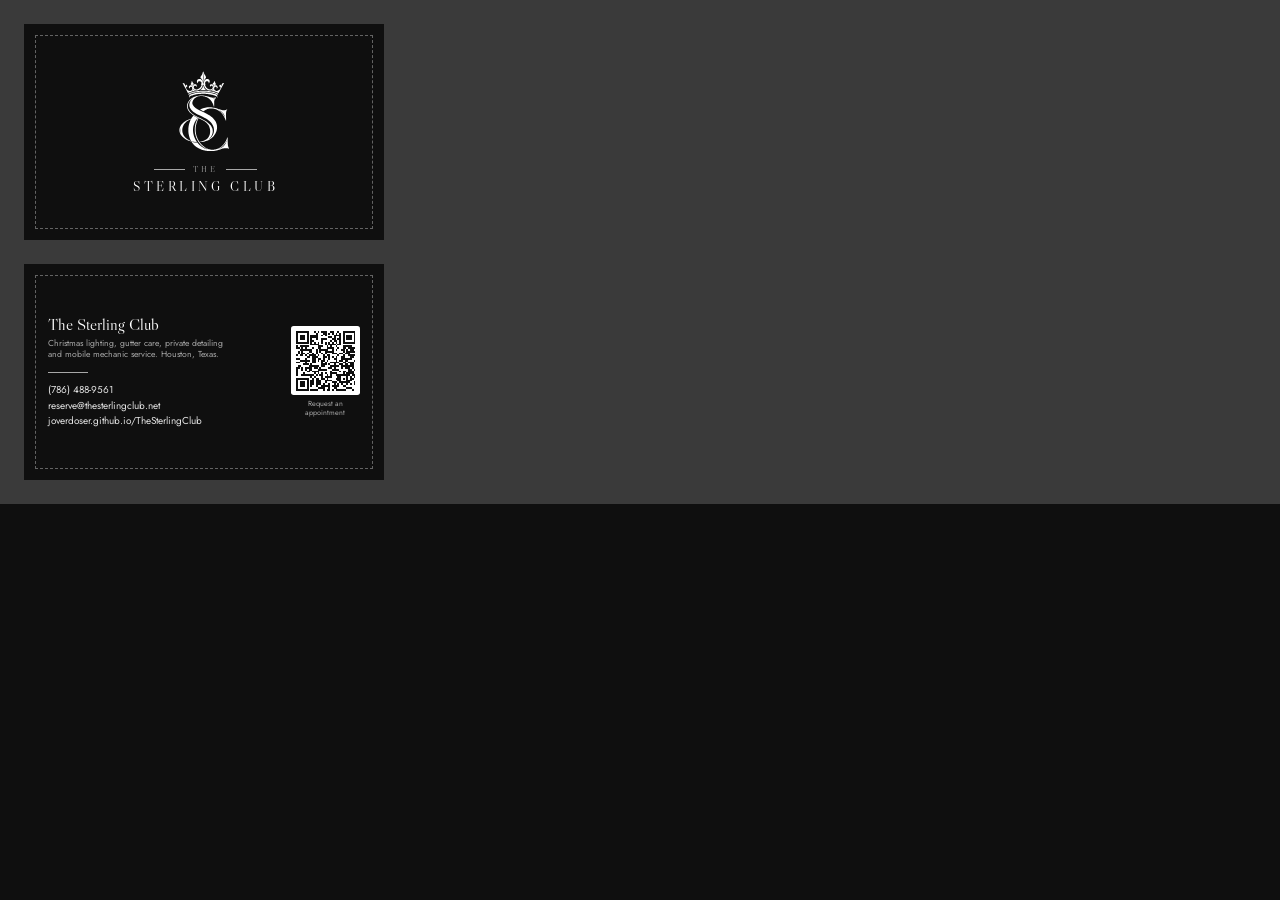
<file: print/business-card.html>
<!DOCTYPE html>
<html lang="en">
<head>
<meta charset="UTF-8" />
<title>The Sterling Club business card</title>
<!--
  Print source for the business card. Two pages: front, then back.
  Page size is 3.75 x 2.25 in: a 3.5 x 2 in card plus 1/8 in bleed on every side.
  Keep text inside the safe area (1/4 in from the page edge).
  To rebuild the PDF, open this file in Chrome and print to PDF with
  "Background graphics" on and margins set to "None".
-->
<style>
  @font-face { font-family: "Libre Caslon Display"; src: url("../fonts/libre-caslon-display-latin-400-normal.woff2") format("woff2"); }
  @font-face { font-family: "Jost"; font-weight: 400; src: url("../fonts/jost-latin-400-normal.woff2") format("woff2"); }
  @font-face { font-family: "Jost"; font-weight: 500; src: url("../fonts/jost-latin-500-normal.woff2") format("woff2"); }
  @page { size: 3.75in 2.25in; margin: 0; }
  :root { --onyx: #0F0F0F; --white: #FFFFFF; --text: #E6E6E6; --silver: #A8A8A8; }
  * { box-sizing: border-box; margin: 0; padding: 0; }
  html, body { background: var(--onyx); -webkit-print-color-adjust: exact; print-color-adjust: exact; }
  .page { position: relative; width: 3.75in; height: 2.25in; overflow: hidden; background: var(--onyx); color: var(--text); page-break-after: always; }
  .safe { position: absolute; inset: .25in; }
  svg { display: block; }

  /* Front: the mark and name, nothing else */
  .front .safe { display: flex; flex-direction: column; align-items: center; justify-content: center; }
  .front .mark { width: .53in; height: .84in; color: var(--white); }
  .front .the { display: flex; align-items: center; gap: .08in; margin-top: .14in; font: 6pt/1 "Libre Caslon Display", serif; letter-spacing: .4em; margin-right: -.4em; text-transform: uppercase; color: var(--silver); }
  .front .the::before, .front .the::after { content: ""; width: .32in; height: .5pt; background: var(--silver); }
  .front .name { margin-top: .07in; font: 10pt/1 "Libre Caslon Display", serif; letter-spacing: .26em; margin-right: -.26em; text-transform: uppercase; color: var(--white); }

  /* Back: contact details and a small QR code */
  .back .safe { display: grid; grid-template-columns: 1fr auto; column-gap: .2in; align-items: center; }
  .back h1 { font: 400 12.5pt/1.1 "Libre Caslon Display", serif; color: var(--white); }
  .back .tag { margin-top: .05in; font: 400 6.5pt/1.3 "Jost", sans-serif; color: var(--silver); }
  .back .rule { width: .42in; height: .5pt; background: var(--silver); margin: .12in 0 .1in; }
  .back ul { list-style: none; font: 400 7.5pt/1.55 "Jost", sans-serif; color: var(--text); }
  .back .qr { display: flex; flex-direction: column; align-items: center; gap: .05in; }
  .back .qr-box { width: .72in; height: .72in; padding: .05in; background: var(--white); border-radius: 2pt; }
  .back .qr-box svg { width: 100%; height: 100%; }
  .back .qr p { font: 400 5.5pt/1.2 "Jost", sans-serif; color: var(--silver); text-align: center; }

  /* On screen only: show the trim line so the layout can be checked */
  @media screen {
    body { display: flex; flex-direction: column; gap: 24px; padding: 24px; background: #3a3a3a; }
    .page::after { content: ""; position: absolute; inset: .125in; outline: 1px dashed rgba(255, 255, 255, .35); }
  }
</style>
</head>
<body>
<svg width="0" height="0" style="position:absolute" aria-hidden="true"><defs><symbol id="i-mono" viewBox="-6 -6 720 1138"><path d="M261 660L250.7 679L244.7 691.6L237.4 709.6L231 728L227.4 740.6L223.4 758.3L221 771.6L221 773.6L220.4 775.6L220 780.6L218.4 791L218 799.3L217.4 803.6L217.4 810L217 810.3L217 837L218 846.6L218 851.3L220 868.3L221 872.3L222 880L225.4 895.6L230 912.6L233 920.6L235.4 928.6L241.4 944L246.7 956L254 970.3L269.4 995.6L279.4 1009.6L294 1027.6L312.4 1046.3L322.4 1055.3L331.7 1063L344 1072L355.7 1079.6L372 1089L382.7 1094.3L391.4 1097.6L395.4 1099.6L395.7 1100.3L394.4 1100.6L390.4 1099.6L389.4 1099L369.7 1092.6L357.4 1087.6L334.4 1076L315.4 1064L299.4 1052L284 1038.6L268.4 1022.6L253.4 1004.6L230.4 1004.3L221 1003.3L216.4 1003.3L205 1001.3L195.4 1000.3L186.4 998.3L182.7 998L181 997.3L177.4 997L175.7 996.3L173.7 996.6L180 1006.6L193 1023.6L202.7 1034.6L214 1046L231 1060.6L240.4 1067.6L252.7 1076L264.4 1083L277.4 1090L294 1097.6L315.4 1106L327.4 1110L342.7 1114.3L361.4 1118.6L363.4 1118.6L365 1119.3L369 1119.6L378.7 1121.6L381 1121.6L383.4 1122.3L394 1123.6L411.4 1125L411.7 1125.3L416.4 1125.3L416.7 1125.6L448 1126L448.4 1125.6L458.4 1125.6L468 1124.6L472.7 1124.6L476 1124L486 1123.3L505 1120.6L508.7 1119.6L511 1119.6L514.7 1118.6L521.7 1117.6L524.7 1116.6L526.4 1116.6L552 1110.3L556.7 1108.6L561.4 1107.6L576.4 1102.3L577.4 1102.3L599 1094.3L611.7 1090.3L613.4 1090.3L619 1088.6L631.7 1086.3L647 1084.6L666.4 1084.3L682 1086.3L689.7 1088.3L696.4 1090.6L707.7 1097L708 1096.6L699 1083L694 1072.6L690 1060.3L687 1045.6L685 1028.3L685 1023.3L684 1013L684 1002L683.7 1001.6L683.7 992.6L683.4 992.3L683.4 984L683 983.6L683 964.6L682.7 964.3L682.7 933L681.7 932.3L677 932.3L676.4 933L672 947L665.4 964.3L660.7 975L650.4 995L639.4 1012.6L628.4 1027.3L618.4 1039L609 1048.6L595.7 1060.6L586.4 1068L574.7 1076L564 1082.3L552 1088.3L539.4 1093.6L530.7 1096.6L516.4 1100.6L506 1103L498.4 1104L496.4 1104.6L491 1105L488.7 1105.6L476 1106.3L475.7 1106.6L451 1106.3L435.7 1104.3L423.4 1101.6L413.7 1098.6L400.4 1093.6L389.4 1088.6L375 1081L363.4 1073.6L347.4 1062.3L335.7 1053L322.7 1041.3L309.4 1027.6L292.7 1007.6L280.7 991L271 975.3L263.7 962L257.7 950L252.4 937.6L244 915L238 893L233 868L232.7 863.6L232 861.3L231.7 855L231 852.3L230.7 844.3L230 840L230 832L229.7 831.6L230 805.3L230.4 805L230.4 800L232 783L236 758.3L236.7 757L240 740.6L243.7 727.3L249 712L249 711L257 690.6L262 679.6L269.7 665L269.7 664L268 662.6L262.4 660ZM668 980.3L668.4 982L663.4 996.6L662 999L658.4 1008.6L652.7 1020.3L649 1026.6L640.7 1039L630 1051.6L622.4 1059.3L610.4 1069.3L596.4 1078.6L581.7 1086.6L568.7 1092.6L555 1097.6L553.4 1097.6L553 1097.3L553.7 1096.6L562.7 1092.6L575 1086L590.4 1076L609.7 1060.6L620.4 1050.3L633 1036.3L641.7 1025.3L656 1003.3L667 981.3ZM197 624.3L193.7 628L182.4 643.3L172.4 659L167.4 668L165.7 670L141 676.6L126 682L107.7 690L92 698.3L83.4 703.3L71.4 711.3L61.7 718.6L51.7 727L35.7 743L27 753.6L17.7 767.6L10.7 781L6 792.6L3 802.3L0.7 814L-0 819.6L-0 838.6L2 852L6 866L10.4 876.6L15.4 886.6L20 894.6L27.7 905.6L39.7 920L55.7 935.3L73.4 949L87.4 958L105.4 967.6L114.7 972L131 978.6L144 983L166.4 989L191.4 994L193.7 994L213 997L217.4 997L228.7 998.3L234.4 998.3L235.4 997.6L233.7 997L225.7 996.3L223.7 995.6L211.7 994.3L209 993.3L206.4 993.3L203.4 992.3L196.4 991.3L193.7 990.3L192 990.3L189.4 989.3L183.4 988.3L181.4 987.3L173.7 985.3L170 983.6L170.4 983L192.4 989L194.4 989L197.4 990L199.4 990L202.4 991L206.4 991.3L213.7 993L238.4 996L244.7 996L245 996.3L246.7 996L246.7 995L245 993L233.7 974.6L222.7 954.3L213.7 934L209 921.6L204.4 907.3L197.7 881L197.7 879L194.7 863.3L192.7 842.6L192.7 833L192.4 832.6L192.7 813L193 812.6L193 808.3L194.7 792L195.4 790L197.7 775L198.7 772.6L198.7 771L199.7 768.6L199.7 767L203.7 752.6L212.7 728.6L225 704.3L235.4 687.6L246 673.6L251 667.6L259 659.3L259 658.6L229.4 643.3L213 634L199 625ZM13.4 804L13.7 806L12.4 813.6L12 821L11.7 821.3L12.4 839.3L15 855L17 862.3L21 873.6L20.7 875L19.7 874L18 870.6L13.7 859.3L10.7 848.3L9 838.3L9 833.6L8.7 833.3L9 821.6L10.7 811L12 806ZM161.7 675.6L162.7 676.6L152.7 697L145 716.3L137.7 739.3L137.7 740.6L136.7 743L136.7 744.3L133.7 755L133.7 756.6L132.7 759.3L130.4 774.3L129.7 776.3L126.7 804.3L126.4 844L126.7 844.3L126.7 850.6L127.7 858L127.7 862L130 880.6L132.7 895.3L135.7 906.6L136.7 912.3L137.7 914.6L140.7 926L146.7 943.3L147.7 945L147.7 946L155.7 964.6L164.4 981.3L163.7 982L153.4 978.3L140 972.3L127.7 966L114 957.6L100.4 948L92.4 941.3L80 929.3L74.7 923.3L66 912L59 900.6L55.4 893.6L50 881.6L50 880.6L49 879L49 878L46 869.6L43 858L41 846L40.7 834.6L40.4 834.3L40.7 818.6L42 807L45.4 792L49 780.3L55 766L59.4 757.6L65.4 747.6L74 735.6L81.4 727L94.4 714L105.4 705L113.7 699L124 692.6L140 684.3L150.4 679.6ZM291 538L291.4 538.6L312.4 549L319.4 552L324.7 555L330 557L340.7 562.3L342 562.3L346.4 558.6L357 551L373 541.6L383 536.6L394.7 532L407 528L415 526L422 524.6L424.4 524.6L426.4 524L436.4 523L441.4 523L441.7 522.6L456 522.6L456.4 523L462.4 523L477.7 524.6L488.4 527L490 527L491.4 527.6L494.4 528L495.7 528.6L502 530L503 530.6L504.4 530.6L514.7 534L524.4 537.6L539 544.6L548.7 550L561.4 558.3L573.4 567.3L588 580.6L597.7 590.6L607.4 602L616.7 614.6L623.7 625L631.7 638.3L644.4 663.6L650 677.6L654.4 691.6L655.4 692.3L660 692.3L660.7 691.6L660 656.3L659.7 656L659.7 638.3L659.4 638L659.4 596.3L659.7 596L659.7 589L660 588.6L660.7 578L663 564L666 554.3L669.4 546.6L677 534L677.7 532L676.4 532.3L674.4 534.3L669 538L662.7 541.3L658.7 543L650.7 545.3L645.4 546.3L635.4 547.3L626 547.3L625.7 547L613 546.3L599.4 544.3L576.4 539L565.4 535.3L558 532.3L547.4 529L543.7 527.3L541.7 527L540.7 526.3L524.4 521L504 515.3L501 515L498.4 514L492 513L489 512L487 512L484 511L465.7 508L449 506.3L435.4 506L435 505.6L414 505.6L413.7 506L401.7 506.3L378.7 509L365.7 511.3L348.7 515.3L335 519.3L315.4 526.3L301.4 532.3L292 537ZM551.4 542L552.4 542L557 544L562.7 547L584.7 560L599.4 571.3L611.7 583.3L621.4 595L632 611.6L638 623.6L640 629.3L642 633.3L645.4 643L645 644.6L643.7 643.3L640 635.3L635.4 627L624.4 610L613 595L604.4 585L590.4 571L582.7 564.3L567 552.3L552 543.3L551 542.3ZM515 362.3L514 362.3L510.7 364.3L503.4 367.3L493 370L484.4 371L476.7 371L476.4 370.6L468.7 370.3L457.7 368.3L455.7 368.3L438 364.3L406.7 354.3L404.4 354L399.7 352.3L398.4 352.3L392.7 350.3L387 349.3L376 346.3L353.7 342.3L335.7 340.3L329 340.3L328.7 340L322 340L321.7 339.6L294.4 340L271.4 342.3L249.7 346.3L248.4 347L245.4 347.3L243 348.3L237.7 349.3L235.4 350.3L234 350.3L232 351.3L230.7 351.3L229.7 352L227.7 352.3L215.4 356.6L206.4 360.3L189.7 368.3L181 373.3L163 385.6L154.7 392.6L144.4 402.6L133.7 415.3L123.7 430.6L118.7 440.3L114 451.3L111 461.3L108.7 471.6L107.4 485L107.7 498.6L108.7 506.6L110.7 515.6L115.7 531L118.7 538L123.4 547L131.4 559.6L139 569.6L146.7 578.3L160.7 592L178.4 606.3L188.4 613.6L209.4 627.3L244.4 647L245.7 647.3L272.7 661.3L296.4 672.6L337.7 694.3L355.4 705L365.4 711.6L373.4 717.6L383 725.6L395 737.6L406.7 752.3L412.7 762L420 776L427 794.6L431 810L431 811.6L433 820.6L433.4 826L434 829L434.4 839L434.7 839.3L434.7 853.3L434.4 853.6L434 863.3L431 882.6L427 897.3L421.7 910.6L417.7 919L412.7 927.3L404 939.3L396.4 947.3L383.7 957.6L371.4 965.6L351.7 976L334 983.3L333 983.3L319 988.3L314.4 989.3L312 990.3L310.7 990.3L308.4 991.3L294.4 994.3L292.4 994.3L291.7 995.6L294 998.3L305.7 998L306 997.6L316.4 997L344 992.6L360 989L362.4 988L363.7 988L366 987L375.4 984.6L401.4 974.6L422.4 964.3L440.7 953L458.7 939.3L467.7 931.3L477.7 921.3L489 908.3L492.7 903L495.4 900L505.7 884L514.4 867.6L522.4 848.3L527.4 831.6L530.4 817.3L530.4 815L531.4 810L532 798L532.4 797.6L532.4 777.6L530.4 760L527 745L521.4 728L514 712.3L505.4 697.3L496.4 684.6L482.4 668L466.4 652L451.4 639.3L430 623.6L409 610.3L391.7 600.3L352.4 580.3L343 576.3L331.4 570.3L327.7 569L318.7 564.3L307.4 559.3L282.7 547.3L255.7 533L244.7 526.3L228 514.6L217.7 506L211.7 500.3L203.4 491.3L195 480.3L191.7 475L185.4 461.3L183.7 454.6L182.7 446.6L182.7 443L183.7 434L186.7 422.6L189.7 415.6L195.4 404.6L201.7 395.3L209 386.6L217 378.6L228.4 369.6L238 363.3L246.4 359L256 355L269.4 351L275.4 350L278.4 349L293.4 347L298 347L298.4 346.6L325.4 347L340.4 349L350.4 351L368.7 356.3L374.7 359L379 360.3L393.7 367.3L405.4 374.3L415.4 381.3L427.4 391.3L436.7 400.6L442.7 407.3L454 422L463.4 436.6L471.7 453L476.4 464.3L481.7 479.6L482.7 484L483.4 485L485.4 494.3L486.4 495.3L491 495.3L492 494.6L492 421.3L491.7 421L491.7 405.3L491.4 405L491 396.6L489.7 389L488.7 386.3L486 383.6L477.7 380.3L475.7 379L478 378.6L485.7 380.3L492 380.3L494 379.6L495 380.3L493.4 385L493.4 400.6L493.7 401L493.7 408L494 408.3L494 414.6L494.7 421L495.7 418.6L496.4 414.6L499.4 404L502 397.3L505.7 390.3L511.4 381.6L514 376L515 371.3L515 364.6L515.4 364.3ZM190.4 378L191 378.3L188.4 381L178.7 389L171.4 396.6L166 403L158 414.3L153 423L148 433.6L146 439.3L145.7 441.6L144.7 443.6L141.7 456.6L140.7 465.6L140.7 479L141.7 487.3L144 497.3L147.7 508.3L151.7 517L157.7 527.3L164 536.3L174 548.3L185 559.3L190.7 564.3L205 575.6L223.7 588L237.4 596L257.7 607L283.7 620L320.7 637.3L359.4 657L361.7 658.6L369 662.3L392.4 676.6L414.4 692.3L423.7 700L436.4 711.6L452.4 729.3L461.7 742L467.7 751.6L474.4 764.6L478.4 773.6L483.7 789.6L486.4 801L488.4 814.3L488.4 819.3L489 824.3L489 834L488.7 834.3L488.4 844L487.4 848.3L487.4 851L486.7 853.3L486.4 857.6L481.4 876.3L475.4 891.3L470.7 900.6L462.7 914L456.7 922L449.7 930.3L434.4 945L420.4 955.3L413 960L412.4 960L412 959.3L424.4 949L434.7 938.3L440.7 931L449 919.3L454.7 909.6L459 901L462.7 892.3L465.4 883.6L466 882.6L470 865.6L471.7 850.6L471.7 839.3L471.4 839L471 830L469 818.6L468.4 817.3L468 814.3L466 807.3L462.7 798L455.7 783.6L449 772.6L441.4 762L433.4 752.3L419 737.6L402.4 723.3L391 714.6L376.4 704.6L357 692.6L336.7 681.3L298.7 662L257.7 642L226.7 625.3L202 610.3L182.7 596.6L166.4 583L154.4 571L147.7 563.3L135.4 546L130.4 536.6L124.7 523.3L121.4 512.3L119.4 501.6L119.4 498.3L118.7 494.3L118.7 484.6L119 484.3L119.4 476L120.7 468.6L121.4 467.3L121.4 465.3L125.4 452.3L131.4 439L137.7 428L145.7 416.6L152.4 409L163 398.3L170.7 391.6L185.4 381ZM135.7 361.6L136 363.3L137.4 365L141 367L142.4 367L142.7 362.3L145 358L150.4 352.3L156.7 348L165 344L175.4 340L176.4 340L178.4 339L182.7 338L194.4 334L196.7 333.6L197.7 333L210.4 329.6L211.7 329.6L213 329L243 323L270.7 319L277 318.6L290 317L303 316.3L303.4 316L319 315.6L319.4 315.3L327 315.3L327.4 315L349.4 315L349.7 315.3L357.4 315.3L357.7 315.6L366.4 315.6L366.7 316L372.4 316L372.7 316.3L386.4 317L390 317.6L394.4 317.6L418.4 320.6L444.4 325L446 325.6L453.7 327L455 327.6L462.7 329L484.7 335L499.4 340L514 346L523 351.3L529.4 357.3L531.4 361L532.7 367.3L536 366L538 364.3L539.4 361.6L539.4 359L537.7 355.3L534.4 351L532.7 346L532.7 342.3L533.4 340.3L538 334.3L537 333L523.4 326.3L505 319.3L504 319.3L495.7 316.3L486.7 314L485.7 313.3L483.4 313L478.7 311.3L456.4 306L454.7 306L453 305.3L449.7 305L436 302L408.4 298L388.7 296L376.7 295.3L376.4 295L368.4 295L368 294.6L353.4 294.3L353 294L323.7 294L323.4 294.3L314.7 294.3L309 295L296.7 295.3L292.7 296L284.4 296.3L281.4 297L276.7 297L251.4 300.3L249 301L246.4 301L237.4 303L228 304.3L226.4 305L224.7 305L204.7 309.3L203.4 310L202 310L200.7 310.6L189.4 313.3L167.4 320.3L148 328L137 333.6L137 334.3L139.4 336.6L141.7 340L142.7 343L142.7 345L140.7 351.3L136.4 358ZM126 320.3L126.7 324L128 326L130.4 327.6L132.7 327.6L135.4 325.3L140.7 322L150.4 317.3L165 311.6L166 311.6L176 308L178.4 307.6L197.4 302L208.4 299.6L211 298.6L212.7 298.6L218.7 297L242.4 292.6L271.7 288.6L288.7 287.3L292 286.6L302.4 286.3L307.7 285.6L314.7 285.6L315 285.3L349.4 285L349.7 285.3L368.7 285.6L369 286L396 287.6L402 288.6L405.4 288.6L410.7 289.6L422 290.6L425.7 291.6L435.4 293L437 293.6L441 294L442.7 294.6L445 294.6L446.7 295.3L450 295.6L469 299.6L470.4 300.3L485.7 304L486.7 304.6L496 307L497 307.6L505 310L528.4 319L536.4 323.3L542.4 327.6L544.4 327.3L547.4 324.3L548.4 321.3L548 318L546 314L543.7 311.6L539 309L528 304L516 299.3L503.4 295L502.4 295L500.4 294L487.4 290.6L479 288L473.7 287L467 285L449 281.6L447.4 281L417 276L389 273L369 272L368.7 271.6L352.4 271.3L352 271L327.7 271L327.4 271.3L310 271.6L309.7 272L294.4 272.6L282.7 274L279 274L260 276L248.7 278L246.4 278L212.4 284.3L181 292.3L163.7 298L149.4 303.3L143.4 306.3L140.4 307.3L131.7 312L128 315.6L126.7 318ZM381.4 261.6L372.7 256.6L364 249.3L356.4 240.3L353.7 236.3L348.4 226.3L345.4 219.3L345.4 218.3L342.4 210L342.4 208.6L339.4 197.6L338.7 191.6L338 191L337.4 192.3L335.7 202.6L331.7 216L329.4 222.3L322.4 235.6L318.7 241L311.4 249.3L302.7 256.6L298 259.6L294.4 261.3L294 262L299.4 262L299.7 261.6L322 260.6L322.4 260.3L330 260.3L330.4 260L361 260.6L364.4 261.3L374.7 261.6L381 262.3ZM500.4 133L499.4 133L494 140L491.4 144.6L489.4 149.6L486 154.6L482.7 158.3L473.4 167L471.4 171.3L471.4 174L472.4 176L477 181.3L482.4 190.6L485.7 201.6L486.4 200.6L486.4 199L487 197.6L490.4 183L491 182L491.4 179.6L492 178.6L492.4 179L492.4 183.6L491.7 185.3L490.4 195.6L488.7 203L488 209.3L489 209L491.4 204.3L498 196L504.4 190L508.7 187L512.7 185L514.7 183L515.7 180.3L515.4 175.3L514.4 172.6L509 163.6L507.4 161.6L506.4 159.3L504 148.3L503.4 140.3L502.4 137ZM634 161.3L633.7 161L628 161.3L621.7 162.6L615.4 164.6L609.4 167.6L603.4 172.3L600 177L598.7 180.6L596.7 201L595.7 204.3L595.7 206.3L594.4 209L593.7 208.6L593.4 207.6L593.4 205L592.4 201.3L589.7 195.6L587.7 193L584.4 190L579.4 188L575 188L572 189L567.7 192.6L565.7 195.6L564.4 200L564 205.6L564.7 209.6L567 214.6L571.7 214.3L573.7 215L575.7 216.3L578.4 219.3L580 222.6L581 227L581 233L579.7 237L579.7 238.3L577.4 243.6L573.7 249.3L564.4 258.6L553.4 266.3L541.4 271.6L531.4 274L522.4 274L515.7 272.6L509 270L502.7 265.6L497.7 260.3L495.4 256.6L492.4 249.6L491.4 244.3L491.4 238.3L492 234L493.4 230L495.7 225.3L498 222L501 219L505.4 216.3L508.4 215.3L514.4 215L518 216L523 219L526.4 223L528 227.6L528 231.3L527.7 233L525.7 236.6L523.7 239L524 239.3L527 239L532.4 237.3L536 235.3L539 232.6L540.4 230.6L542.4 224L542 219.6L540 217.3L539.4 215L537.7 211.6L534.7 207.3L531.7 200.3L527.4 197L519.7 194.3L512 193.6L504 195.6L500 198L494.7 203L489.4 210L486.7 215.6L485.4 220L484 220.6L483.7 220.3L483.7 210L483 205.3L480.7 197.3L478.7 193L476.4 189.6L471.7 185L465.7 181.3L459 179.3L456 179L449 179.3L442.7 181.3L437.4 184.6L433.7 189.3L432 193.6L431.4 196.6L431.4 203.6L432.4 207.3L434 210.6L436 213.6L440 217.6L440.7 217.3L440 215L440 210.6L441 207.6L442.7 205L444.4 203.3L448 201.3L451.4 200.3L456 200.3L458.7 201L462.4 202.6L466.7 206.3L469.4 210.3L471 214.3L471.7 218.3L471.7 224.3L469.4 233.3L465.4 240L458.4 246.3L451 250.3L445.4 252L438.7 253L428.7 252.6L423 251.6L416 249.6L404.7 244.6L395.4 238.6L390.7 235L383.7 228.3L377.4 220.6L370.4 209.3L366.7 201L363.4 190L363.4 188L366.4 185.6L368.4 183L369.4 179.6L369.4 177.3L368.4 174L367.4 172.3L362.4 168L362.7 163.6L364.7 156.6L367.4 151L371.4 145.3L375 142L379.7 139L384.7 137L388 136.3L394.7 136.3L401 138L404.7 140L408.7 143.3L412 148L414 154L414 160.6L412.7 164.6L411 167.6L412.4 167.6L417.4 164.3L422.7 159L426 153.3L427.7 148.3L427.7 146.3L428.7 142L428.7 135L427.7 129.6L424.7 122L420.4 116L415.4 111.6L408.7 108L404.4 106.3L398 105L388 105L381.7 106.3L377 108L373 110L366.4 114.6L359 122.3L354.7 128.6L350.7 137L347.7 145.3L345 156.3L343.4 167.6L341.7 168.3L341.4 168L334.4 168L333.7 167.3L335.4 158.3L335.7 145L336.4 139.3L336.4 49.6L336.7 49.3L337 30L337.4 29.6L337.7 21.3L338 21L338.7 21.6L339.4 26.6L339.7 35L340.7 42.6L340.7 47.6L341.7 54L341.7 59.3L343 68.3L343 76.6L343.4 77L343.4 97L343 97.3L342.7 109L342.4 109.3L342.4 113.6L342 114L341 131.6L340.7 132L340.7 139.6L341.4 143.3L342 155.6L343 153.6L344.4 145.3L346.4 137.3L351.4 124.3L357.4 112.6L364 103L369.4 97L372.7 92.3L375 87L375.7 83L375.4 76L373.4 69.6L368.4 60.6L365.7 57.3L356.4 42.6L350.4 30.6L349.4 27.6L348.4 26.3L340.4 4L339 1L338 0L332.7 7.3L329.7 13L326.7 23.3L325.4 31.6L322.4 40L318.7 47L314 54.3L310.7 58.6L304.7 64.6L301.7 69L298.7 76L297.7 81.6L298.4 86.6L299.7 90.3L301 92.3L308.4 99L314.7 105.6L319.7 113L327.7 131L330.7 141L332.4 149L333 155.3L332.7 159L332.4 159.3L331.7 158.6L330 149.6L327.4 140.3L323 131L319.7 125.3L316 120.6L310 114.6L305 111L297.4 107.3L288.7 105L278.7 105L273.4 106L268 107.6L259.7 112.3L255.4 116.3L252 121L250 125L248.4 130L247.4 135.6L247.4 142.6L249.4 151.6L251.4 156L254 159.6L257.7 163.3L264.4 167.6L265.4 167.6L265.4 167L264 165.3L262.4 161.3L262 154L263 150L265.4 145.6L268.4 142.3L272.4 139.3L278 137L283.7 136L288.4 136.3L292.4 137.3L297.7 139.6L302.4 143L307.7 149.3L311.4 157L313.7 165.6L313.4 168.3L310.4 170L307.7 172.6L306.7 174.3L305.7 177.6L305.7 180L307 183.6L309.4 186.3L311.4 187.3L312.7 188.6L312.7 189.6L308.4 203L304.7 210.6L298.4 220.6L291.4 229L281.7 237.6L273.4 243.3L263 248.3L255.4 251L247.4 252.6L237 253L230 252L223 249.6L218.4 247.3L214 244.3L209.4 239.3L207.4 236.3L204.7 230L203.4 224L203.4 218.6L204.7 212.6L207.4 207.6L210.7 204L215.4 201.3L218.7 200.3L224.7 200.3L229 202L232.4 204.6L234.4 208L235 210L235 216L234.4 218L235.4 218L239.4 214.3L241 212L243.7 206.3L244.7 199.3L244 194.6L242 189.3L238.4 184.6L235 182.3L230.4 180.3L222.7 179L215 179.6L209.7 181.3L205.7 183.3L203 185.3L198.7 190L194.7 197L192 208L192 219.6L191.4 220.3L190.7 219.6L188.4 212.6L188.4 210.6L186.7 203.6L186.7 201.3L183.7 186.3L182.7 177.3L183 177L183.7 177.6L184.7 180.3L185 183.3L189.7 200.6L189.7 202.3L190 203L190.7 203L192.7 194L194.7 188.6L198.4 181.6L202.7 176L203.7 174L203.7 171L202.7 168L201 165.3L195 160L193.7 159.6L200 167.3L201 169.6L201.4 172L200.7 173L200 173L197 168.6L194.4 166L186.7 153L179.4 137.6L176.7 133.3L175.7 133.3L172 144.3L168.7 160.3L167 164.3L161 174L159.7 178.3L159.7 180.6L160.7 183L162.4 184.6L168.7 188L172.7 191L177.7 196L180 199L181 201.3L180.7 201.6L174.4 197L167 194.3L164.7 194L156.7 194.3L149 196.6L143.7 200L140 203.6L136.4 209.3L133.7 216.3L133.4 224.3L134.7 229.3L136.4 232.3L138.4 234.3L144.4 237.6L148.4 239L151.4 239.3L151.7 238.6L148.7 235L147.4 231.6L147.7 226.3L150 221.6L154.7 217.3L161.4 215L167.7 215.3L172.7 217.3L174.7 218.6L177.7 221.6L181.4 228L181.4 229L178 232.3L177.4 234.6L177.4 237L178.4 239.6L180.4 241.6L183.7 243.3L183.7 247L181.7 253.6L179.7 257.6L177.4 261L172 266.3L165 270.6L159.7 272.6L153.7 274L144 274L137.7 272.6L131.4 270.6L124.7 267.6L119.7 264.6L113 260L106.7 254.6L102 249.6L99 245.3L96 238.3L94.7 232.6L94.7 226.3L95.4 223L96.7 220L99 217L102.7 214.6L106.4 214.3L107.7 215L109 215L109.7 214.3L110.7 211.3L111 205.3L110.4 200L109.4 196.6L107 192.6L103.7 189.3L100.4 188L96 188L92.4 189.3L87.7 193.6L85.7 196.6L83.7 201.3L82.7 207.6L81.7 208.3L81 207.3L78.4 195L78 190.6L77.4 188.6L76.7 179.6L76 177.3L73.7 173.6L68.4 169L59 164.3L54 163L53 162.3L48 161.3L43.4 161L43 162.3L46.7 166.3L50.7 172.6L60.7 193L84.7 238L87 241.6L121.4 307.6L122.4 307.6L126 304L129.7 301.3L136.7 297.6L152 291.6L167.7 286.6L176.4 282L181.7 278L186.4 273.3L189.4 269L194 259.6L194.4 260L194 263L190.7 270.6L187.4 275.6L182.7 280.6L182.4 281.6L188 280.6L190.4 279.6L195.4 278.6L201.7 276.6L204.7 276.3L206 275.6L213 274.6L223.7 272.3L223.4 271.3L217.7 269.6L212 267L207.4 263.6L204.7 261L201.4 256.3L198.7 251L195.7 241.6L196.4 241L197.7 242.3L200 247L203.7 252L209.7 258L213.4 260.6L220 264.3L229.7 267.6L238 269L253.4 268.6L264.4 266.3L275.4 262.3L281.4 259.3L289.4 254.3L299 246.6L306.4 239.3L312.4 232L317.7 224L322.4 215L327.4 202.6L329.4 196L330.4 190L331.7 188.3L344 188.3L345.4 189.3L347.7 200L350.7 208.6L356.7 221.6L361.7 229.6L368 238L376 246.3L382 251.3L392.4 258.3L405.4 264.3L420 268.3L425.7 269L437.4 269L445.7 267.6L456.4 264L462.4 260.6L466.4 257.6L474 249.3L476.4 245.6L478.4 241.3L479.7 240.3L480 243.3L479.4 246.6L477.7 249.3L477 252L474.7 256.6L471.7 261L466.7 266L464.7 267.3L459 269.6L452.7 271.6L452.7 272.3L465.4 274.6L476.7 277.6L478 277.6L494 282.3L494.4 281.6L488.7 276L486.4 272.6L483.4 266.3L483.7 264.6L485.4 266.6L488.4 272L491.4 275.6L498 281.3L507.7 286.6L518.7 290L536.4 297L544 301L548.7 304.3L551.4 307.3L552.4 307.6L553.4 306.6L578.4 260.3L594 232.6L599.4 222L608.4 206.3L612.7 197.3L615.7 192.6L625.7 173.6L628.4 169.3L633.4 163.6Z" fill="currentColor" fill-rule="evenodd"/></symbol></defs></svg>

<section class="page front">
  <div class="safe">
    <svg class="mark" aria-hidden="true"><use href="#i-mono" /></svg>
    <p class="the">The</p>
    <p class="name">Sterling Club</p>
  </div>
</section>

<section class="page back">
  <div class="safe">
    <div>
      <h1>The Sterling Club</h1>
      <p class="tag">Christmas lighting, gutter care, private detailing<br />and mobile mechanic service. Houston, Texas.</p>
      <div class="rule"></div>
      <ul>
        <li>(786) 488-9561</li>
        <li>reserve@thesterlingclub.net</li>
        <li>joverdoser.github.io/TheSterlingClub</li>
      </ul>
    </div>
    <div class="qr">
      <!-- QR code for https://joverdoser.github.io/TheSterlingClub/ (regenerate it if the web address changes) -->
      <div class="qr-box"><svg viewBox="0 0 33 33" shape-rendering="crispEdges"><path d="M0 0h1v1h-1zM1 0h1v1h-1zM2 0h1v1h-1zM3 0h1v1h-1zM4 0h1v1h-1zM5 0h1v1h-1zM6 0h1v1h-1zM10 0h1v1h-1zM12 0h1v1h-1zM14 0h1v1h-1zM15 0h1v1h-1zM16 0h1v1h-1zM19 0h1v1h-1zM20 0h1v1h-1zM23 0h1v1h-1zM26 0h1v1h-1zM27 0h1v1h-1zM28 0h1v1h-1zM29 0h1v1h-1zM30 0h1v1h-1zM31 0h1v1h-1zM32 0h1v1h-1zM0 1h1v1h-1zM6 1h1v1h-1zM11 1h1v1h-1zM15 1h1v1h-1zM16 1h1v1h-1zM18 1h1v1h-1zM20 1h1v1h-1zM22 1h1v1h-1zM24 1h1v1h-1zM26 1h1v1h-1zM32 1h1v1h-1zM0 2h1v1h-1zM2 2h1v1h-1zM3 2h1v1h-1zM4 2h1v1h-1zM6 2h1v1h-1zM8 2h1v1h-1zM9 2h1v1h-1zM10 2h1v1h-1zM11 2h1v1h-1zM14 2h1v1h-1zM16 2h1v1h-1zM21 2h1v1h-1zM22 2h1v1h-1zM23 2h1v1h-1zM24 2h1v1h-1zM26 2h1v1h-1zM28 2h1v1h-1zM29 2h1v1h-1zM30 2h1v1h-1zM32 2h1v1h-1zM0 3h1v1h-1zM2 3h1v1h-1zM3 3h1v1h-1zM4 3h1v1h-1zM6 3h1v1h-1zM8 3h1v1h-1zM9 3h1v1h-1zM10 3h1v1h-1zM11 3h1v1h-1zM18 3h1v1h-1zM19 3h1v1h-1zM21 3h1v1h-1zM24 3h1v1h-1zM26 3h1v1h-1zM28 3h1v1h-1zM29 3h1v1h-1zM30 3h1v1h-1zM32 3h1v1h-1zM0 4h1v1h-1zM2 4h1v1h-1zM3 4h1v1h-1zM4 4h1v1h-1zM6 4h1v1h-1zM8 4h1v1h-1zM11 4h1v1h-1zM14 4h1v1h-1zM15 4h1v1h-1zM16 4h1v1h-1zM20 4h1v1h-1zM21 4h1v1h-1zM23 4h1v1h-1zM24 4h1v1h-1zM26 4h1v1h-1zM28 4h1v1h-1zM29 4h1v1h-1zM30 4h1v1h-1zM32 4h1v1h-1zM0 5h1v1h-1zM6 5h1v1h-1zM8 5h1v1h-1zM9 5h1v1h-1zM14 5h1v1h-1zM19 5h1v1h-1zM21 5h1v1h-1zM22 5h1v1h-1zM24 5h1v1h-1zM26 5h1v1h-1zM32 5h1v1h-1zM0 6h1v1h-1zM1 6h1v1h-1zM2 6h1v1h-1zM3 6h1v1h-1zM4 6h1v1h-1zM5 6h1v1h-1zM6 6h1v1h-1zM8 6h1v1h-1zM10 6h1v1h-1zM12 6h1v1h-1zM14 6h1v1h-1zM16 6h1v1h-1zM18 6h1v1h-1zM20 6h1v1h-1zM22 6h1v1h-1zM24 6h1v1h-1zM26 6h1v1h-1zM27 6h1v1h-1zM28 6h1v1h-1zM29 6h1v1h-1zM30 6h1v1h-1zM31 6h1v1h-1zM32 6h1v1h-1zM8 7h1v1h-1zM9 7h1v1h-1zM10 7h1v1h-1zM11 7h1v1h-1zM12 7h1v1h-1zM16 7h1v1h-1zM18 7h1v1h-1zM19 7h1v1h-1zM20 7h1v1h-1zM21 7h1v1h-1zM23 7h1v1h-1zM24 7h1v1h-1zM0 8h1v1h-1zM2 8h1v1h-1zM3 8h1v1h-1zM4 8h1v1h-1zM5 8h1v1h-1zM6 8h1v1h-1zM12 8h1v1h-1zM13 8h1v1h-1zM14 8h1v1h-1zM17 8h1v1h-1zM19 8h1v1h-1zM22 8h1v1h-1zM26 8h1v1h-1zM27 8h1v1h-1zM28 8h1v1h-1zM29 8h1v1h-1zM30 8h1v1h-1zM0 9h1v1h-1zM1 9h1v1h-1zM3 9h1v1h-1zM5 9h1v1h-1zM9 9h1v1h-1zM12 9h1v1h-1zM13 9h1v1h-1zM17 9h1v1h-1zM18 9h1v1h-1zM19 9h1v1h-1zM20 9h1v1h-1zM23 9h1v1h-1zM26 9h1v1h-1zM27 9h1v1h-1zM29 9h1v1h-1zM30 9h1v1h-1zM31 9h1v1h-1zM32 9h1v1h-1zM2 10h1v1h-1zM3 10h1v1h-1zM4 10h1v1h-1zM5 10h1v1h-1zM6 10h1v1h-1zM7 10h1v1h-1zM8 10h1v1h-1zM11 10h1v1h-1zM13 10h1v1h-1zM14 10h1v1h-1zM15 10h1v1h-1zM16 10h1v1h-1zM17 10h1v1h-1zM20 10h1v1h-1zM22 10h1v1h-1zM25 10h1v1h-1zM26 10h1v1h-1zM28 10h1v1h-1zM30 10h1v1h-1zM31 10h1v1h-1zM1 11h1v1h-1zM3 11h1v1h-1zM7 11h1v1h-1zM8 11h1v1h-1zM11 11h1v1h-1zM13 11h1v1h-1zM16 11h1v1h-1zM17 11h1v1h-1zM18 11h1v1h-1zM19 11h1v1h-1zM20 11h1v1h-1zM26 11h1v1h-1zM28 11h1v1h-1zM29 11h1v1h-1zM30 11h1v1h-1zM31 11h1v1h-1zM32 11h1v1h-1zM1 12h1v1h-1zM3 12h1v1h-1zM4 12h1v1h-1zM6 12h1v1h-1zM9 12h1v1h-1zM11 12h1v1h-1zM14 12h1v1h-1zM16 12h1v1h-1zM20 12h1v1h-1zM21 12h1v1h-1zM22 12h1v1h-1zM24 12h1v1h-1zM25 12h1v1h-1zM27 12h1v1h-1zM28 12h1v1h-1zM29 12h1v1h-1zM0 13h1v1h-1zM2 13h1v1h-1zM3 13h1v1h-1zM5 13h1v1h-1zM7 13h1v1h-1zM8 13h1v1h-1zM9 13h1v1h-1zM10 13h1v1h-1zM12 13h1v1h-1zM15 13h1v1h-1zM17 13h1v1h-1zM18 13h1v1h-1zM23 13h1v1h-1zM26 13h1v1h-1zM29 13h1v1h-1zM30 13h1v1h-1zM31 13h1v1h-1zM32 13h1v1h-1zM6 14h1v1h-1zM7 14h1v1h-1zM9 14h1v1h-1zM10 14h1v1h-1zM11 14h1v1h-1zM15 14h1v1h-1zM16 14h1v1h-1zM18 14h1v1h-1zM20 14h1v1h-1zM22 14h1v1h-1zM25 14h1v1h-1zM26 14h1v1h-1zM30 14h1v1h-1zM31 14h1v1h-1zM0 15h1v1h-1zM1 15h1v1h-1zM5 15h1v1h-1zM9 15h1v1h-1zM10 15h1v1h-1zM12 15h1v1h-1zM13 15h1v1h-1zM15 15h1v1h-1zM18 15h1v1h-1zM21 15h1v1h-1zM22 15h1v1h-1zM25 15h1v1h-1zM26 15h1v1h-1zM27 15h1v1h-1zM28 15h1v1h-1zM29 15h1v1h-1zM30 15h1v1h-1zM2 16h1v1h-1zM3 16h1v1h-1zM4 16h1v1h-1zM5 16h1v1h-1zM6 16h1v1h-1zM7 16h1v1h-1zM9 16h1v1h-1zM10 16h1v1h-1zM12 16h1v1h-1zM14 16h1v1h-1zM15 16h1v1h-1zM17 16h1v1h-1zM22 16h1v1h-1zM24 16h1v1h-1zM25 16h1v1h-1zM27 16h1v1h-1zM28 16h1v1h-1zM32 16h1v1h-1zM0 17h1v1h-1zM1 17h1v1h-1zM5 17h1v1h-1zM9 17h1v1h-1zM10 17h1v1h-1zM14 17h1v1h-1zM16 17h1v1h-1zM19 17h1v1h-1zM20 17h1v1h-1zM21 17h1v1h-1zM22 17h1v1h-1zM23 17h1v1h-1zM26 17h1v1h-1zM27 17h1v1h-1zM29 17h1v1h-1zM30 17h1v1h-1zM31 17h1v1h-1zM4 18h1v1h-1zM5 18h1v1h-1zM6 18h1v1h-1zM8 18h1v1h-1zM14 18h1v1h-1zM15 18h1v1h-1zM16 18h1v1h-1zM18 18h1v1h-1zM21 18h1v1h-1zM24 18h1v1h-1zM25 18h1v1h-1zM27 18h1v1h-1zM28 18h1v1h-1zM30 18h1v1h-1zM31 18h1v1h-1zM1 19h1v1h-1zM2 19h1v1h-1zM7 19h1v1h-1zM8 19h1v1h-1zM9 19h1v1h-1zM10 19h1v1h-1zM11 19h1v1h-1zM12 19h1v1h-1zM14 19h1v1h-1zM15 19h1v1h-1zM19 19h1v1h-1zM20 19h1v1h-1zM21 19h1v1h-1zM22 19h1v1h-1zM23 19h1v1h-1zM25 19h1v1h-1zM26 19h1v1h-1zM27 19h1v1h-1zM28 19h1v1h-1zM29 19h1v1h-1zM30 19h1v1h-1zM31 19h1v1h-1zM0 20h1v1h-1zM1 20h1v1h-1zM3 20h1v1h-1zM5 20h1v1h-1zM6 20h1v1h-1zM7 20h1v1h-1zM8 20h1v1h-1zM10 20h1v1h-1zM11 20h1v1h-1zM13 20h1v1h-1zM18 20h1v1h-1zM19 20h1v1h-1zM21 20h1v1h-1zM25 20h1v1h-1zM27 20h1v1h-1zM28 20h1v1h-1zM29 20h1v1h-1zM31 20h1v1h-1zM0 21h1v1h-1zM3 21h1v1h-1zM5 21h1v1h-1zM7 21h1v1h-1zM8 21h1v1h-1zM12 21h1v1h-1zM13 21h1v1h-1zM14 21h1v1h-1zM15 21h1v1h-1zM16 21h1v1h-1zM20 21h1v1h-1zM21 21h1v1h-1zM22 21h1v1h-1zM23 21h1v1h-1zM29 21h1v1h-1zM30 21h1v1h-1zM32 21h1v1h-1zM0 22h1v1h-1zM6 22h1v1h-1zM7 22h1v1h-1zM9 22h1v1h-1zM10 22h1v1h-1zM11 22h1v1h-1zM12 22h1v1h-1zM19 22h1v1h-1zM24 22h1v1h-1zM26 22h1v1h-1zM27 22h1v1h-1zM29 22h1v1h-1zM30 22h1v1h-1zM31 22h1v1h-1zM0 23h1v1h-1zM4 23h1v1h-1zM10 23h1v1h-1zM12 23h1v1h-1zM14 23h1v1h-1zM16 23h1v1h-1zM19 23h1v1h-1zM20 23h1v1h-1zM21 23h1v1h-1zM22 23h1v1h-1zM26 23h1v1h-1zM28 23h1v1h-1zM29 23h1v1h-1zM30 23h1v1h-1zM31 23h1v1h-1zM0 24h1v1h-1zM3 24h1v1h-1zM4 24h1v1h-1zM5 24h1v1h-1zM6 24h1v1h-1zM7 24h1v1h-1zM8 24h1v1h-1zM9 24h1v1h-1zM11 24h1v1h-1zM13 24h1v1h-1zM14 24h1v1h-1zM17 24h1v1h-1zM19 24h1v1h-1zM22 24h1v1h-1zM23 24h1v1h-1zM24 24h1v1h-1zM25 24h1v1h-1zM26 24h1v1h-1zM27 24h1v1h-1zM28 24h1v1h-1zM29 24h1v1h-1zM31 24h1v1h-1zM32 24h1v1h-1zM8 25h1v1h-1zM10 25h1v1h-1zM14 25h1v1h-1zM16 25h1v1h-1zM17 25h1v1h-1zM18 25h1v1h-1zM19 25h1v1h-1zM23 25h1v1h-1zM24 25h1v1h-1zM28 25h1v1h-1zM30 25h1v1h-1zM32 25h1v1h-1zM0 26h1v1h-1zM1 26h1v1h-1zM2 26h1v1h-1zM3 26h1v1h-1zM4 26h1v1h-1zM5 26h1v1h-1zM6 26h1v1h-1zM9 26h1v1h-1zM11 26h1v1h-1zM12 26h1v1h-1zM14 26h1v1h-1zM15 26h1v1h-1zM17 26h1v1h-1zM22 26h1v1h-1zM23 26h1v1h-1zM24 26h1v1h-1zM26 26h1v1h-1zM28 26h1v1h-1zM30 26h1v1h-1zM31 26h1v1h-1zM0 27h1v1h-1zM6 27h1v1h-1zM8 27h1v1h-1zM9 27h1v1h-1zM11 27h1v1h-1zM12 27h1v1h-1zM13 27h1v1h-1zM16 27h1v1h-1zM17 27h1v1h-1zM18 27h1v1h-1zM19 27h1v1h-1zM23 27h1v1h-1zM24 27h1v1h-1zM28 27h1v1h-1zM29 27h1v1h-1zM30 27h1v1h-1zM0 28h1v1h-1zM2 28h1v1h-1zM3 28h1v1h-1zM4 28h1v1h-1zM6 28h1v1h-1zM8 28h1v1h-1zM9 28h1v1h-1zM11 28h1v1h-1zM12 28h1v1h-1zM13 28h1v1h-1zM16 28h1v1h-1zM20 28h1v1h-1zM21 28h1v1h-1zM22 28h1v1h-1zM24 28h1v1h-1zM25 28h1v1h-1zM26 28h1v1h-1zM27 28h1v1h-1zM28 28h1v1h-1zM29 28h1v1h-1zM32 28h1v1h-1zM0 29h1v1h-1zM2 29h1v1h-1zM3 29h1v1h-1zM4 29h1v1h-1zM6 29h1v1h-1zM8 29h1v1h-1zM9 29h1v1h-1zM11 29h1v1h-1zM12 29h1v1h-1zM13 29h1v1h-1zM15 29h1v1h-1zM18 29h1v1h-1zM21 29h1v1h-1zM23 29h1v1h-1zM25 29h1v1h-1zM28 29h1v1h-1zM30 29h1v1h-1zM32 29h1v1h-1zM0 30h1v1h-1zM2 30h1v1h-1zM3 30h1v1h-1zM4 30h1v1h-1zM6 30h1v1h-1zM8 30h1v1h-1zM11 30h1v1h-1zM14 30h1v1h-1zM15 30h1v1h-1zM16 30h1v1h-1zM17 30h1v1h-1zM18 30h1v1h-1zM20 30h1v1h-1zM21 30h1v1h-1zM22 30h1v1h-1zM23 30h1v1h-1zM26 30h1v1h-1zM27 30h1v1h-1zM0 31h1v1h-1zM6 31h1v1h-1zM12 31h1v1h-1zM13 31h1v1h-1zM14 31h1v1h-1zM15 31h1v1h-1zM18 31h1v1h-1zM21 31h1v1h-1zM22 31h1v1h-1zM28 31h1v1h-1zM29 31h1v1h-1zM30 31h1v1h-1zM0 32h1v1h-1zM1 32h1v1h-1zM2 32h1v1h-1zM3 32h1v1h-1zM4 32h1v1h-1zM5 32h1v1h-1zM6 32h1v1h-1zM8 32h1v1h-1zM9 32h1v1h-1zM10 32h1v1h-1zM11 32h1v1h-1zM15 32h1v1h-1zM17 32h1v1h-1zM18 32h1v1h-1zM20 32h1v1h-1zM22 32h1v1h-1zM23 32h1v1h-1zM24 32h1v1h-1zM25 32h1v1h-1zM26 32h1v1h-1zM27 32h1v1h-1zM31 32h1v1h-1z" fill="#0F0F0F"/></svg></div>
      <p>Request an<br />appointment</p>
    </div>
  </div>
</section>
</body>
</html>
</file>
<file: styles.css>
/* =========================================================
   The Sterling Club
   "Onyx": black, pure white and flat silver.
   Edit colors in :root below. Sections pick a tone with .tone-light;
   everything else uses the dark tone.
   ========================================================= */

/* Fonts are self-hosted (SIL Open Font License, see /fonts). */
@font-face { font-family: "Libre Caslon Display"; font-style: normal; font-weight: 400; font-display: swap; src: url("fonts/libre-caslon-display-latin-400-normal.woff2") format("woff2"); }
@font-face { font-family: "Jost"; font-style: normal; font-weight: 400; font-display: swap; src: url("fonts/jost-latin-400-normal.woff2") format("woff2"); }
@font-face { font-family: "Jost"; font-style: normal; font-weight: 500; font-display: swap; src: url("fonts/jost-latin-500-normal.woff2") format("woff2"); }

:root {
  /* Palette (all text pairings checked for WCAG AA) */
  --onyx: #0F0F0F;       /* main dark sections */
  --black: #000000;      /* footer, cards, deepest surfaces */
  --white: #FFFFFF;      /* light sections, headings on dark */
  --graphite: #5F5F5F;   /* secondary text on white (6.4:1) */
  --silver: #A8A8A8;     /* secondary text on dark (8.1:1). Never text on white (2.4:1) */

  --display: "Libre Caslon Display", "Big Caslon", Georgia, serif;
  --sans: "Jost", system-ui, -apple-system, sans-serif;

  /* Type scale: 14 / 17 / 21 / 28 / 36 / 48 / 72 */
  --t-xs: .875rem; --t-base: 1.0625rem; --t-md: 1.3125rem; --t-lg: 1.75rem;
  --t-xl: 2.25rem; --t-2xl: 3rem; --t-3xl: 4.5rem;

  --radius: 4px;
  --ease: cubic-bezier(.2, .7, .2, 1);
  --header-h: 76px;
  --section-y: clamp(80px, 10vw, 136px);

  /* Dark tone (default) */
  --bg: var(--onyx);
  --fg: var(--white);
  --text: #D9D9D9;
  --soft: var(--silver);
  --rule: rgba(255, 255, 255, .14);
  --field: #1A1A1A;
  --btn-bg: var(--white);
  --btn-fg: var(--onyx);
}
.tone-light, .legal-page main {
  --bg: var(--white);
  --fg: var(--onyx);
  --text: #1A1A1A;
  --soft: var(--graphite);
  --rule: #E3E3E3;
  --field: #FAFAFA;
  --btn-bg: var(--onyx);
  --btn-fg: var(--white);
}
.tone-light, .tone-dark { background: var(--bg); color: var(--text); }
.tone-midnight { --bg: var(--black); background: var(--bg); color: var(--text); }

*, *::before, *::after { box-sizing: border-box; margin: 0; padding: 0; }
html { scroll-behavior: smooth; scroll-padding-top: calc(var(--header-h) + 12px); }
body {
  background: var(--onyx);
  color: var(--text);
  font: 400 var(--t-base)/1.65 var(--sans);
  -webkit-font-smoothing: antialiased;
}
img { display: block; max-width: 100%; }
a { color: inherit; text-underline-offset: 4px; text-decoration-thickness: 1px; }
button { font: inherit; color: inherit; }
svg { width: 1em; height: 1em; flex: none; }
h1, h2, h3, h4 { color: var(--fg); font-weight: 400; }
h1, h2, h3 { font-family: var(--display); text-wrap: balance; }
h2 { font-size: clamp(var(--t-xl), 4vw, var(--t-2xl)); line-height: 1.1; }
h3 { font-size: clamp(var(--t-lg), 3vw, var(--t-xl)); line-height: 1.15; }
h4 { font: 500 var(--t-base)/1.4 var(--sans); }
p { text-wrap: pretty; }
:focus-visible { outline: 2px solid var(--fg); outline-offset: 3px; border-radius: 2px; }
[tabindex="-1"]:focus { outline: none; } /* sections focused by in-page links */
[hidden] { display: none !important; } /* hidden always wins over a component's own display */
.visually-hidden { position: absolute; width: 1px; height: 1px; overflow: hidden; clip: rect(0 0 0 0); white-space: nowrap; }

.skip-link { position: absolute; left: 16px; top: -60px; z-index: 300; background: var(--white); color: var(--onyx); padding: 10px 16px; text-decoration: none; border-radius: var(--radius); }
.skip-link:focus { top: 12px; }

.wrap { width: min(1200px, 100% - 32px); margin-inline: auto; }
.wrap-narrow { width: min(820px, 100% - 32px); }
.section { padding: var(--section-y) 0; }
.section-head { max-width: 40rem; margin-bottom: clamp(40px, 5vw, 64px); }
.section-head p, .lede { margin-top: 16px; color: var(--soft); }
.soft { color: var(--soft); }

/* ---------- Buttons and links ---------- */
.btn {
  display: inline-flex; align-items: center; justify-content: center; gap: 10px;
  min-height: 48px; padding: 0 26px;
  border: 1px solid var(--btn-bg); border-radius: var(--radius);
  background: var(--btn-bg); color: var(--btn-fg);
  font: 500 var(--t-base)/1.2 var(--sans); letter-spacing: .01em;
  text-decoration: none; text-align: center; cursor: pointer;
  transition: background .2s, color .2s, border-color .2s;
}
.btn:hover { background: transparent; color: var(--fg); }
.btn svg { width: 18px; height: 18px; }
.btn-ghost { background: transparent; color: var(--fg); border-color: var(--soft); }
.btn-ghost:hover { background: var(--fg); color: var(--bg); border-color: var(--fg); }
.btn-sm { min-height: 44px; padding: 0 18px; font-size: var(--t-xs); }
.btn-block { width: 100%; }
.call-link { display: inline-flex; align-items: center; gap: 8px; color: var(--fg); text-decoration: underline; text-decoration-color: var(--soft); }
.call-link:hover { text-decoration-color: currentColor; }
.call-link svg { width: 16px; height: 16px; }
.actions { display: flex; flex-wrap: wrap; align-items: center; gap: 14px 24px; }

/* ---------- Monogram logo ---------- */
.brand { display: inline-flex; align-items: center; gap: 14px; text-decoration: none; flex: none; color: var(--fg); }
.brand-mark { width: 27px; height: 42px; color: var(--white); }
.brand-name { font: 400 .9375rem/1 var(--display); letter-spacing: .28em; margin-right: -.28em; text-transform: uppercase; color: var(--white); }

/* ---------- Announcement ---------- */
.announce {
  position: relative; z-index: 120;
  display: flex; align-items: center; justify-content: center;
  padding: 10px 52px;
  background: var(--black);
  border-bottom: 1px solid var(--rule);
  font-size: var(--t-xs); text-align: center; color: var(--text);
}
.announce a { color: var(--white); margin-left: 6px; }
.announce-close { position: absolute; right: 8px; top: 50%; translate: 0 -50%; width: 44px; height: 44px; display: grid; place-items: center; background: none; border: 0; cursor: pointer; color: var(--silver); }
.announce-close:hover { color: var(--white); }
.announce-close svg { width: 16px; height: 16px; }
.announce.is-hidden { display: none; }

/* ---------- Header ---------- */
.site-header {
  position: sticky; top: 0; z-index: 110;
  background: transparent;
  border-bottom: 1px solid transparent;
  transition: background .3s, border-color .3s;
}
.site-header.scrolled { background: rgba(15, 15, 15, .97); border-bottom-color: var(--rule); }
.nav { display: flex; align-items: center; justify-content: space-between; height: var(--header-h); gap: 24px; }
.nav-links { display: flex; align-items: center; gap: 28px; }
.nav-links a:not(.btn) { text-decoration: none; font-size: var(--t-xs); color: var(--text); padding-block: 6px; border-bottom: 1px solid transparent; transition: color .2s, border-color .2s; }
.nav-links a:not(.btn):hover, .nav-links a.is-current:not(.btn) { color: var(--white); border-bottom-color: var(--silver); }
.nav-phone { display: inline-flex; align-items: center; gap: 8px; }
.nav-phone svg { width: 15px; height: 15px; }

.nav-toggle { display: none; width: 44px; height: 44px; background: none; border: 0; cursor: pointer; position: relative; }
.nav-toggle span { position: absolute; left: 11px; width: 22px; height: 1.5px; background: var(--white); transition: transform .3s var(--ease), top .3s var(--ease); }
.nav-toggle span:first-child { top: 18px; }
.nav-toggle span:last-child { top: 25px; }
.nav-toggle[aria-expanded="true"] span:first-child { top: 21.5px; transform: rotate(45deg); }
.nav-toggle[aria-expanded="true"] span:last-child { top: 21.5px; transform: rotate(-45deg); }

/* ---------- Hero: 3D silver monogram (js/medallion.js) ---------- */
.hero {
  position: relative; overflow: hidden;
  min-height: 100vh; min-height: 100svh;
  display: flex; flex-direction: column; align-items: center; justify-content: center; text-align: center;
  margin-top: calc(-1 * var(--header-h));
  padding: calc(var(--header-h) + 16px) 16px 104px;
  background: var(--onyx);
}
.hero-glow {
  position: absolute; inset: 0; pointer-events: none;
  /* The grain tile is a faint dither: without it the soft glow shows as rings of gray (banding). */
  background:
    url("images/grain.png") 0 0 / 128px 128px repeat,
    radial-gradient(ellipse 42% 40% at 50% 34%, rgba(255, 255, 255, .075), transparent 72%),
    radial-gradient(ellipse 90% 50% at 50% 115%, rgba(255, 255, 255, .05), transparent 70%);
}
.hero-stage { position: relative; width: min(560px, 86vw); height: clamp(230px, 42vh, 440px); }
.hero-mono, .hero-canvas { position: absolute; inset: 0; width: 100%; height: 100%; }
.hero-mono { padding: 7% 0; color: #D9D9D9; transition: opacity .8s var(--ease); }
.hero-canvas { opacity: 0; transition: opacity 1.4s var(--ease); }
.hero.is-3d .hero-canvas { opacity: 1; }
.hero.is-3d .hero-mono { opacity: 0; }
.hero-inner { position: relative; z-index: 1; max-width: 46rem; }
.hero-inner > * { animation: rise 1.1s var(--ease) both; }
.hero-inner > :nth-child(2) { animation-delay: .35s; }
.hero-inner > :nth-child(3) { animation-delay: .5s; }
.hero-inner > :nth-child(4) { animation-delay: .65s; }
@keyframes rise { from { opacity: 0; transform: translateY(16px); } }

/* "THE" between hairlines, then the name in brushed silver with one sheen pass */
.lockup { display: flex; flex-direction: column; align-items: center; gap: 12px; margin-top: 4px; }
.lockup-the { display: flex; align-items: center; gap: 18px; font: 400 var(--t-base)/1 var(--display); letter-spacing: .42em; margin-right: -.42em; text-transform: uppercase; color: var(--silver); }
.lockup-the::before, .lockup-the::after { content: ""; width: clamp(40px, 9vw, 120px); height: 1px; background: linear-gradient(90deg, transparent, var(--silver)); }
.lockup-the::after { transform: scaleX(-1); }
.lockup-name {
  font: 400 clamp(1.875rem, 6vw, 4.25rem)/1.05 var(--display); letter-spacing: .14em; margin-right: -.14em; text-transform: uppercase;
  background: linear-gradient(100deg, #9C9C9C 0%, #EDEDED 20%, #B4B4B4 38%, #FFFFFF 50%, #A8A8A8 64%, #E4E4E4 82%, #9C9C9C 100%);
  background-size: 260% 100%; background-position: 100% 0;
  -webkit-background-clip: text; background-clip: text; color: transparent;
  animation: sheen 3.4s .7s var(--ease) both;
}
@keyframes sheen { to { background-position: 0 0; } }
.hero-line { margin-top: 26px; font: 400 var(--t-lg)/1.25 var(--display); color: var(--white); }
.hero-sub { max-width: 34rem; margin: 12px auto 0; color: var(--soft); }
.hero .actions { justify-content: center; margin-top: 32px; }

.scroll-cue { position: absolute; left: 50%; bottom: 20px; width: 44px; height: 64px; translate: -50% 0; }
.scroll-cue::before, .scroll-cue::after { content: ""; position: absolute; left: 50%; width: 1px; }
.scroll-cue::before { top: 0; bottom: 0; background: rgba(255, 255, 255, .18); }
.scroll-cue::after { top: 0; height: 40%; background: var(--white); animation: cue 2.4s 2s ease-in-out 3 both; }
.hero-pause {
  position: absolute; right: max(16px, env(safe-area-inset-right, 0px)); top: calc(var(--header-h) + 16px); z-index: 2;
  width: 44px; height: 44px; display: grid; place-items: center;
  border-radius: 50%; border: 1px solid var(--rule); background: rgba(0, 0, 0, .4); color: var(--silver); cursor: pointer;
  transition: color .2s, border-color .2s;
}
.hero-pause:hover { color: var(--white); border-color: var(--silver); }
.hero-pause svg { width: 16px; height: 16px; }
.hero-pause .i-play, .hero-pause[aria-pressed="true"] .i-pause { display: none; }
.hero-pause[aria-pressed="true"] .i-play { display: block; }
@keyframes cue { 0% { transform: scaleY(0); transform-origin: top; } 45% { transform: scaleY(1); transform-origin: top; } 55% { transform: scaleY(1); transform-origin: bottom; } 100% { transform: scaleY(0) translateY(150%); transform-origin: bottom; } }

/* ---------- Services ---------- */
.checks { list-style: none; }
.checks li { position: relative; padding: 5px 0 5px 28px; }
.checks li::before {
  content: ""; position: absolute; left: 0; top: .72em; width: 14px; height: 14px; background: var(--soft);
  -webkit-mask: url("data:image/svg+xml,%3Csvg xmlns='http://www.w3.org/2000/svg' viewBox='0 0 14 14' fill='none' stroke='%23000' stroke-width='1.4'%3E%3Cpath d='m2 7.4 3.2 3.1L12 3.6'/%3E%3C/svg%3E") center / contain no-repeat;
          mask: url("data:image/svg+xml,%3Csvg xmlns='http://www.w3.org/2000/svg' viewBox='0 0 14 14' fill='none' stroke='%23000' stroke-width='1.4'%3E%3Cpath d='m2 7.4 3.2 3.1L12 3.6'/%3E%3C/svg%3E") center / contain no-repeat;
}

.services-intro { padding-bottom: clamp(48px, 6vw, 72px); }
.services-intro .section-head { margin-bottom: 0; }

/* Christmas lighting: the home starts dark and lights up as a soft wave of light sweeps across it
   when it comes into view (script.js). The section scrolls normally; nothing is pinned. The lit layer is the same photo as the dark one, so they always line up. */
.lights { position: relative; background: var(--black); }
.lights-sticky { position: relative; height: min(100vh, 860px); height: min(100svh, 860px); min-height: 640px; overflow: hidden; }
.lights-scene, .lights-shade, .scene, .scene img { position: absolute; inset: 0; width: 100%; height: 100%; }
/* The photos start below the sticky header so it never covers the rooflines. */

.scene { margin: 0; opacity: var(--vis, 0); }
.scene:first-child { --vis: 1; }
.scene img { object-fit: cover; object-position: 50% 50%; }
.scene .dim { filter: brightness(.26) saturate(.25) contrast(1.05); }
.scene .lit {
  -webkit-mask-image: linear-gradient(100deg, #000 calc(var(--s, 0) * 160% - 60%), transparent calc(var(--s, 0) * 160%));
  mask-image: linear-gradient(100deg, #000 calc(var(--s, 0) * 160% - 60%), transparent calc(var(--s, 0) * 160%));
}
.lights-shade { background: linear-gradient(90deg, rgba(0, 0, 0, .86) 0%, rgba(0, 0, 0, .6) 32%, rgba(0, 0, 0, 0) 60%), linear-gradient(0deg, rgba(0, 0, 0, .55), transparent 28%); }
.lights-copy { position: relative; height: 100%; display: flex; align-items: center; }
.lights-card { max-width: 27rem; }
.lights-card > p { margin-top: 16px; }
.lights-card .checks { margin: 22px 0 28px; }
.lights-caption { position: absolute; left: max(16px, (100% - 1200px) / 2); right: max(16px, (100% - 1200px) / 2); bottom: 28px; display: flex; align-items: center; justify-content: space-between; gap: 16px; font-size: var(--t-xs); color: var(--text); }
.lights-steps { display: flex; gap: 6px; }
.lights-steps i { width: 96px; height: 2px; background: rgba(255, 255, 255, .2); overflow: hidden; }
.lights-steps i::after { content: ""; display: block; height: 100%; background: #FFCF8A; transform: scaleX(var(--f, 0)); transform-origin: left; }

/* Service panels: each photo fades into the black instead of sitting in a box */
.panel { position: relative; display: flex; align-items: center; min-height: min(100vh, 920px); padding: var(--section-y) 0; background: var(--onyx); overflow: hidden; }
.panel-media {
  position: absolute; top: 0; bottom: 0; right: 0; width: 64%; margin: 0;
  -webkit-mask-image: linear-gradient(90deg, transparent 0%, #000 42%), linear-gradient(180deg, transparent 0%, #000 14%, #000 86%, transparent 100%);
  -webkit-mask-composite: source-in;
  mask-image: linear-gradient(90deg, transparent 0%, #000 42%), linear-gradient(180deg, transparent 0%, #000 14%, #000 86%, transparent 100%);
  mask-composite: intersect;
}
.panel-flip .panel-media {
  right: auto; left: 0;
  -webkit-mask-image: linear-gradient(270deg, transparent 0%, #000 42%), linear-gradient(180deg, transparent 0%, #000 14%, #000 86%, transparent 100%);
  mask-image: linear-gradient(270deg, transparent 0%, #000 42%), linear-gradient(180deg, transparent 0%, #000 14%, #000 86%, transparent 100%);
}
.panel-media img {
  width: 100%; height: 120%; margin-top: -10%;
  object-fit: cover; object-position: var(--focus, 50% 50%);
  translate: 0 var(--py, 0px); scale: 1.03;
  transition: opacity 1.4s var(--ease), scale 2s var(--ease);
}
.js .panel-media img { opacity: 0; scale: 1.14; }
.js .panel.in .panel-media img { opacity: 1; scale: 1.03; }
.panel-inner { position: relative; z-index: 1; }
.panel-flip .panel-inner { display: flex; justify-content: flex-end; }
.panel-copy { max-width: 28rem; }
.panel-copy > p { margin-top: 16px; }
.panel-copy .checks { margin: 22px 0 28px; }

/* Scroll reveals: headings rise out of a line, other content fades up */
.js [data-reveal] { opacity: 0; transform: translateY(18px); transition: opacity .9s var(--ease), transform .9s var(--ease), clip-path 1.1s var(--ease); transition-delay: var(--d, 0s); }
.js h2[data-reveal], .js h3[data-reveal] { clip-path: inset(0 0 100% 0); transform: translateY(.4em); }
.js [data-reveal].in { opacity: 1; transform: none; clip-path: inset(-10% -5% -20% -5%); }
.price-from { display: flex; align-items: baseline; gap: 10px; margin-bottom: 4px; }
.price-from span { font-size: var(--t-xs); color: var(--soft); }
.price-from strong { font: 400 var(--t-lg)/1 var(--display); color: var(--fg); }
.price-note { font-size: var(--t-xs); color: var(--soft); margin-bottom: 24px; }
.price-note a { color: var(--fg); }

/* Detailing packages */
.pkg-grid { display: grid; grid-template-columns: repeat(2, minmax(0, 1fr)); }
.pkg { display: flex; flex-direction: column; padding-right: clamp(24px, 4vw, 56px); }
.pkg + .pkg { padding: 0 0 0 clamp(24px, 4vw, 56px); border-left: 1px solid var(--rule); }
.pkg h4 { font: 400 var(--t-lg)/1.2 var(--display); }
.pkg-adds { margin-top: 6px; font-size: var(--t-xs); color: var(--soft); }
.pkg-prices { display: grid; grid-template-columns: repeat(3, auto); justify-content: start; gap: 4px 36px; margin: 22px 0 24px; }
.pkg-prices dt { font-size: var(--t-xs); color: var(--soft); }
.pkg-prices dd { font: 400 var(--t-lg)/1.1 var(--display); color: var(--fg); }
.pkg-prices div { display: flex; flex-direction: column-reverse; gap: 4px; }
.pkg-lists { display: grid; grid-template-columns: 1fr 1fr; gap: 6px 24px; flex-grow: 1; margin-bottom: 28px; }
.pkg-lists .checks li { font-size: .9375rem; }
.pkg-sub { font-weight: 500; color: var(--fg); margin-bottom: 4px; }
.pkg .btn { align-self: flex-start; }
.addons { display: grid; grid-template-columns: repeat(3, minmax(0, 1fr)); gap: 32px; margin: clamp(48px, 6vw, 72px) 0 20px; }
.addons h4 { margin-bottom: 10px; }
.addon-list { list-style: none; border-top: 1px solid var(--rule); }
.addon-list li { display: flex; justify-content: space-between; gap: 14px; padding: 12px 0; border-bottom: 1px solid var(--rule); font-size: .9375rem; }
.addon-list small { display: block; color: var(--soft); font-size: var(--t-xs); margin-top: 2px; }
.addon-list strong { flex: none; text-align: right; font-weight: 500; color: var(--fg); max-width: 9.5rem; }

/* ---------- Membership ---------- */
.tiers { display: grid; grid-template-columns: repeat(2, minmax(0, 1fr)); gap: 24px; }
.tier {
  position: relative; display: flex; flex-direction: column; padding: clamp(32px, 4vw, 48px);
  background: var(--black); border: 1px solid var(--rule); border-radius: 10px;
  transform: perspective(1000px) rotateX(var(--rx, 0deg)) rotateY(var(--ry, 0deg));
  transition: transform .6s var(--ease), border-color .3s;
}
.tier.tilting { transition: transform .1s linear, border-color .3s; }
.tier::after {
  content: ""; position: absolute; inset: 0; border-radius: inherit; pointer-events: none;
  background: radial-gradient(480px circle at var(--gx, 50%) var(--gy, 0%), rgba(255, 255, 255, .11), transparent 48%);
  opacity: var(--glare, 0); transition: opacity .4s;
}
.tier-reserve { border-color: var(--silver); }
.tier-mark { position: absolute; top: clamp(26px, 4vw, 40px); right: clamp(28px, 4vw, 44px); width: 32px; height: 50px; color: var(--silver); }
.tier h3 { font-size: var(--t-xl); padding-right: 64px; }
.tier-price { margin-top: 18px; color: var(--soft); }
.tier-price .amt { font: 400 var(--t-2xl)/1 var(--display); color: var(--fg); margin-right: 6px; }
.tier-note { font-size: var(--t-xs); color: var(--soft); margin: 8px 0 24px; }
.tier .checks { flex-grow: 1; margin-bottom: 32px; padding-top: 18px; border-top: 1px solid var(--rule); }
.tier .btn { align-self: flex-start; }
.fine { font-size: var(--t-xs); color: var(--soft); margin-top: 28px; max-width: 46rem; }
.fine a { color: var(--fg); }

/* ---------- About and steps ---------- */
.about { display: grid; grid-template-columns: minmax(0, .8fr) minmax(0, 1.2fr); gap: clamp(36px, 6vw, 96px); align-items: center; }
.about-img { aspect-ratio: 3 / 4; overflow: hidden; }
.about-img img { width: 100%; height: 100%; object-fit: cover; }
.about-body > p { margin: 16px 0 36px; max-width: 36rem; }
.promises { display: grid; grid-template-columns: 1fr 1fr; gap: 28px 40px; }
.promises div { border-top: 1px solid var(--rule); padding-top: 16px; }
.promises h3 { font: 500 var(--t-base)/1.4 var(--sans); margin-bottom: 4px; }
.promises p { font-size: .9375rem; color: var(--soft); }
.promises a { color: var(--fg); }

.how { margin-top: var(--section-y); }
.steps { list-style: none; display: grid; grid-template-columns: repeat(3, minmax(0, 1fr)); gap: clamp(28px, 4vw, 56px); }
.steps li { border-top: 1px solid var(--rule); padding-top: 20px; }
.step-n { display: block; font: 400 var(--t-2xl)/1 var(--display); color: var(--soft); margin-bottom: 18px; }
.steps h3 { font-size: var(--t-md); margin-bottom: 8px; }
.steps p { color: var(--soft); }

/* ---------- Service area ---------- */
.area { display: grid; grid-template-columns: minmax(0, 1fr) minmax(0, 1fr); gap: clamp(40px, 6vw, 96px); align-items: center; }
.area-info > p { margin: 16px 0 28px; }
.zip-form { display: flex; gap: 10px; max-width: 420px; }
.zip-form input { flex: 1; min-width: 0; font: inherit; color: var(--fg); background: var(--field); border: 1px solid var(--soft); border-radius: var(--radius); padding: 0 16px; min-height: 48px; letter-spacing: .06em; }
.zip-form input::placeholder { color: var(--soft); }
.zip-result { min-height: 1.6em; margin: 12px 0 24px; font-size: .9375rem; }
.zip-result.ok { color: var(--fg); }
.zip-result.no { color: var(--soft); }
.area-towns { max-width: 32rem; color: var(--soft); }
.area-towns strong { font-weight: 500; color: var(--fg); }

.map { position: relative; aspect-ratio: 1; max-width: 480px; width: 100%; margin-inline: auto; }
.map-ring { position: absolute; inset: 0; margin: auto; border-radius: 50%; border: 1px solid var(--rule); }
.r1 { width: 34%; height: 34%; } .r2 { width: 64%; height: 64%; } .r3 { width: 94%; height: 94%; }
.map-center { position: absolute; left: 50%; top: 50%; transform: translate(-50%, -50%); display: flex; flex-direction: column; align-items: center; gap: 8px; font: 400 var(--t-md)/1 var(--display); color: var(--fg); }
.map-center svg { width: 30px; height: 46px; color: var(--white); }
.map-pin { position: absolute; left: var(--x); top: var(--y); transform: translate(-50%, -50%); font-size: var(--t-xs); color: var(--soft); padding-top: 14px; white-space: nowrap; }
.map-pin::before { content: ""; position: absolute; top: 0; left: 50%; width: 7px; height: 7px; margin-left: -3.5px; border-radius: 50%; background: var(--silver); }

/* ---------- FAQ ---------- */
.faq { border-top: 1px solid var(--rule); }
.faq details { border-bottom: 1px solid var(--rule); }
.faq summary { list-style: none; cursor: pointer; display: flex; justify-content: space-between; align-items: center; gap: 24px; padding: 22px 0; font: 400 var(--t-md)/1.35 var(--display); color: var(--fg); }
.faq summary::-webkit-details-marker { display: none; }
.faq summary::after { content: ""; flex: none; width: 14px; height: 14px; background: linear-gradient(var(--fg), var(--fg)) center / 14px 1px no-repeat, linear-gradient(var(--fg), var(--fg)) center / 1px 14px no-repeat; transition: transform .3s var(--ease); }
.faq details[open] summary::after { transform: rotate(45deg); }
.faq-a { padding: 0 0 24px; max-width: 40rem; color: var(--soft); }
.faq-a a { color: var(--fg); }

/* ---------- Booking ---------- */
.quote { display: grid; grid-template-columns: minmax(0, 1fr) minmax(0, 1.25fr); gap: clamp(36px, 6vw, 96px); align-items: start; }
.quote-info > p { margin: 16px 0 32px; }
.contact-list { list-style: none; border-top: 1px solid var(--rule); }
.contact-list li { border-bottom: 1px solid var(--rule); }
.contact-list a, .contact-list .row { display: flex; align-items: center; gap: 16px; padding: 14px 0; text-decoration: none; }
.contact-list a:hover span:last-child { text-decoration: underline; text-decoration-color: var(--soft); }
.contact-list svg { width: 20px; height: 20px; color: var(--silver); }
.contact-list .label { width: 6.5rem; flex: none; font-size: var(--t-xs); color: var(--soft); }
.contact-list span:last-child { color: var(--fg); word-break: break-word; }

.quote-form { display: grid; grid-template-columns: 1fr 1fr; gap: 20px; padding: clamp(24px, 4vw, 44px); background: var(--black); border: 1px solid var(--rule); border-radius: var(--radius); }
.field { display: flex; flex-direction: column; gap: 8px; border: 0; min-width: 0; }
.field-full { grid-column: 1 / -1; }
.field label, .field legend { font-size: var(--t-xs); font-weight: 500; color: var(--fg); }
.opt { color: var(--soft); font-weight: 400; }
.field input, .field select, .field textarea { font: inherit; color: var(--fg); background: var(--field); border: 1px solid var(--soft); border-radius: var(--radius); padding: 12px 14px; min-height: 48px; color-scheme: dark; }
.field select { appearance: none; background-image: url("data:image/svg+xml,%3Csvg xmlns='http://www.w3.org/2000/svg' width='12' height='8' viewBox='0 0 12 8' fill='none' stroke='%23A8A8A8' stroke-width='1.5'%3E%3Cpath d='M1 1.5l5 5 5-5'/%3E%3C/svg%3E"); background-repeat: no-repeat; background-position: right 14px center; padding-right: 40px; }
.field textarea { resize: vertical; min-height: 110px; }
.field input::placeholder, .field textarea::placeholder { color: #8A8A8A; }
.field input:focus, .field select:focus, .field textarea:focus { outline: 2px solid var(--fg); outline-offset: 2px; border-color: var(--fg); }
.field [aria-invalid="true"] { border-color: var(--fg); box-shadow: 0 0 0 1px var(--fg); }
.choice { flex-direction: row; flex-wrap: wrap; align-items: center; gap: 10px 22px; }
.choice legend { margin-bottom: 8px; width: 100%; }
.choice label { display: inline-flex; align-items: center; gap: 8px; min-height: 44px; font-size: .9375rem; font-weight: 400; color: var(--text); cursor: pointer; }
.choice input { accent-color: var(--white); width: 18px; height: 18px; }
.form-help, .form-how { font-size: var(--t-xs); color: var(--soft); }
.field input[type="file"] { padding: 10px; }
/* Spam trap: hidden from people, filled in by bots */
.hp { position: absolute; left: -9999px; width: 1px; height: 1px; overflow: hidden; }
.req { color: var(--fg); }
.consent { display: flex; gap: 12px; align-items: flex-start; font-size: .9375rem; line-height: 1.55; }
.consent input { flex: none; width: 20px; height: 20px; margin-top: 3px; accent-color: var(--white); cursor: pointer; }
.consent label { cursor: pointer; }
.consent a { color: var(--fg); }
.consent input[aria-invalid="true"] { outline: 2px solid var(--fg); outline-offset: 2px; }
.form-note { font-size: .9375rem; color: var(--soft); min-height: 1.4em; }
.form-note.error { color: var(--fg); }

/* ---------- Footer ---------- */
.site-footer { background: var(--black); border-top: 1px solid var(--rule); padding: 72px 0 28px; }
.footer-grid { display: grid; grid-template-columns: 1.4fr 1fr 1fr 1.2fr; gap: 40px; }
.footer-brand p { color: var(--soft); margin: 18px 0 0; max-width: 22rem; font-size: .9375rem; }
.footer-h { font: 500 var(--t-base)/1.3 var(--sans); margin-bottom: 16px; color: var(--white); }
.site-footer ul { list-style: none; display: grid; gap: 10px; font-size: .9375rem; color: var(--soft); }
.site-footer ul a { text-decoration: none; }
.site-footer ul a:hover { color: var(--white); text-decoration: underline; }
.site-footer address { font-style: normal; }
.footer-bottom { display: flex; flex-wrap: wrap; justify-content: space-between; gap: 12px; margin-top: 56px; padding-top: 24px; border-top: 1px solid var(--rule); font-size: var(--t-xs); color: var(--soft); }
.footer-motto { font-family: var(--display); font-size: var(--t-base); color: var(--silver); }

/* ---------- Policy pages ---------- */
.legal-page { background: var(--white); }
.legal-page .site-header { background: var(--onyx); border-bottom-color: var(--rule); }
.legal-page main { background: var(--white); color: var(--text); }
.legal { padding: 64px 0 96px; margin-inline: auto; }
.legal h1 { font-size: clamp(var(--t-xl), 5vw, var(--t-2xl)); line-height: 1.1; }
.legal-meta { color: var(--soft); margin: 10px 0 32px; font-size: .9375rem; }
.legal h2 { font-size: var(--t-lg); line-height: 1.2; margin: 44px 0 12px; }
.legal h3 { font-size: var(--t-md); margin: 26px 0 8px; }
.legal p, .legal li { max-width: 46rem; }
.legal p + p { margin-top: 12px; }
.legal ul { padding-left: 22px; display: grid; gap: 8px; margin-top: 8px; }
.legal ul + p, .legal ul + h3 { margin-top: 14px; }
.legal a { color: var(--fg); }
.legal-page .nav .btn-sm { white-space: nowrap; }

/* ---------- Floating UI ---------- */
.mobile-bar { display: none; }
.to-top {
  position: fixed; right: 20px; bottom: 20px; z-index: 90;
  width: 48px; height: 48px; display: grid; place-items: center;
  border-radius: 50%; border: 1px solid var(--rule); background: rgba(0, 0, 0, .92); color: var(--white); cursor: pointer;
  opacity: 0; visibility: hidden; transition: opacity .3s, visibility .3s, border-color .3s;
}
.to-top.show { opacity: 1; visibility: visible; }
.to-top:hover { border-color: var(--silver); }
.to-top svg { width: 20px; height: 20px; }

/* ---------- Responsive ---------- */
@media (max-width: 1140px) {
  .nav-links { gap: 20px; }
  .nav-links a[href="#faq"], .nav-links a[href="#area"] { display: none; }
}
@media (max-width: 1000px) {
  .area, .about, .quote { grid-template-columns: minmax(0, 1fr); }
  .pkg-grid, .addons { grid-template-columns: 1fr; }
  .pkg { padding-right: 0; }
  .pkg + .pkg { padding: 40px 0 0; margin-top: 40px; border-left: 0; border-top: 1px solid var(--rule); }
  .footer-grid { grid-template-columns: 1fr 1fr; }
  .steps { grid-template-columns: 1fr; }
  .about-img { max-width: 420px; }
}
@media (max-width: 860px) {
  :root { --header-h: 66px; }
  .nav-toggle { display: block; }
  .nav-links {
    position: fixed; inset: var(--header-h) 0 auto 0;
    flex-direction: column; align-items: stretch; gap: 0;
    padding: 8px 16px 24px;
    background: var(--onyx); border-bottom: 1px solid var(--rule);
    opacity: 0; visibility: hidden;
    transition: opacity .25s, visibility .25s;
  }
  .nav-links.open { opacity: 1; visibility: visible; }
  .nav-links a[href="#faq"], .nav-links a[href="#area"] { display: block; }
  .nav-links a:not(.btn) { padding: 15px 0; border-bottom: 1px solid var(--rule); font-size: var(--t-base); }
  .nav-links a:not(.btn):hover, .nav-links a.is-current:not(.btn) { border-bottom-color: var(--rule); }
  .nav-links .btn { margin-top: 18px; }
  .site-header:has(.nav-links.open) { background: var(--onyx); }

  /* Phones: keep the hero controls above the bottom Call / Text / Book bar */
  .scroll-cue { bottom: 76px; }
  /* Phones: the homes sit in the top part of the screen, the text below on black */
  /* Phones: photo on top, text below it in normal page flow */
  .lights-sticky { height: auto; min-height: 0; }
  .lights-scene { position: relative; height: 72vw; max-height: 460px; }
  .lights-shade { background: linear-gradient(0deg, var(--black) 0%, rgba(0, 0, 0, 0) 35%), linear-gradient(180deg, rgba(0, 0, 0, .5) 0%, rgba(0, 0, 0, 0) 25%); }
  .lights-copy { height: auto; display: block; padding-block: 4px 64px; }
  .lights-caption { top: 12px; bottom: auto; text-shadow: 0 1px 6px rgba(0, 0, 0, .8); }
  .lights-steps i { width: 64px; }
  .panel { display: block; min-height: 0; padding: 0 0 72px; }
  .panel-media, .panel-flip .panel-media {
    position: relative; width: 100%; height: 78vw; max-height: 520px;
    -webkit-mask-image: linear-gradient(180deg, #000 55%, transparent 100%); mask-image: linear-gradient(180deg, #000 55%, transparent 100%);
  }
  .panel-flip .panel-inner { display: block; }
  .panel-copy { margin-top: -12px; }
  .tiers, .promises { grid-template-columns: 1fr; }
  .quote-form { grid-template-columns: 1fr; }
  .footer-grid { grid-template-columns: 1fr; gap: 32px; }
  .site-footer { padding-bottom: 104px; }

  .mobile-bar {
    position: fixed; left: 0; right: 0; bottom: 0; z-index: 100;
    display: grid; grid-template-columns: 1fr 1fr 1.3fr;
    padding: 8px 10px calc(8px + env(safe-area-inset-bottom));
    gap: 8px; background: rgba(0, 0, 0, .97); border-top: 1px solid var(--rule);
  }
  .mobile-bar a { display: flex; align-items: center; justify-content: center; gap: 8px; min-height: 48px; border-radius: var(--radius); border: 1px solid var(--rule); text-decoration: none; font-size: .9375rem; color: var(--white); }
  .mobile-bar svg { width: 17px; height: 17px; }
  .mobile-bar .mb-primary { background: var(--white); color: var(--onyx); border-color: var(--white); font-weight: 500; }
  .to-top { bottom: 84px; }
}
@media (max-width: 480px) {
  .pkg-lists { grid-template-columns: 1fr; }
  .announce { padding: 9px 48px 9px 14px; }
  .hero .actions .btn, .panel-copy .actions .btn, .lights-card .actions .btn { width: 100%; }
  .brand { gap: 10px; }
  .brand-mark { width: 23px; height: 36px; }
  .brand-name { font-size: .8125rem; letter-spacing: .22em; margin-right: -.22em; }
  .contact-list .label { width: 4.5rem; }
  .legal-page .nav { gap: 10px; }
  .legal-page .nav .btn-sm { padding: 0 14px; }
}
@media (max-width: 340px) {
  .brand-name { letter-spacing: .17em; margin-right: -.17em; }
}

@media (prefers-reduced-motion: reduce) {
  *, *::before, *::after { animation: none !important; transition: none !important; }
  html { scroll-behavior: auto; }
  .js [data-reveal] { opacity: 1; transform: none; clip-path: none; }
  .js .panel-media img { opacity: 1; scale: 1.03; translate: none; }
  .scene { --vis: 1; --s: 1; }
  .lights-caption, .scroll-cue::after { display: none; }
  .tier { transform: none; }
}
</file>
